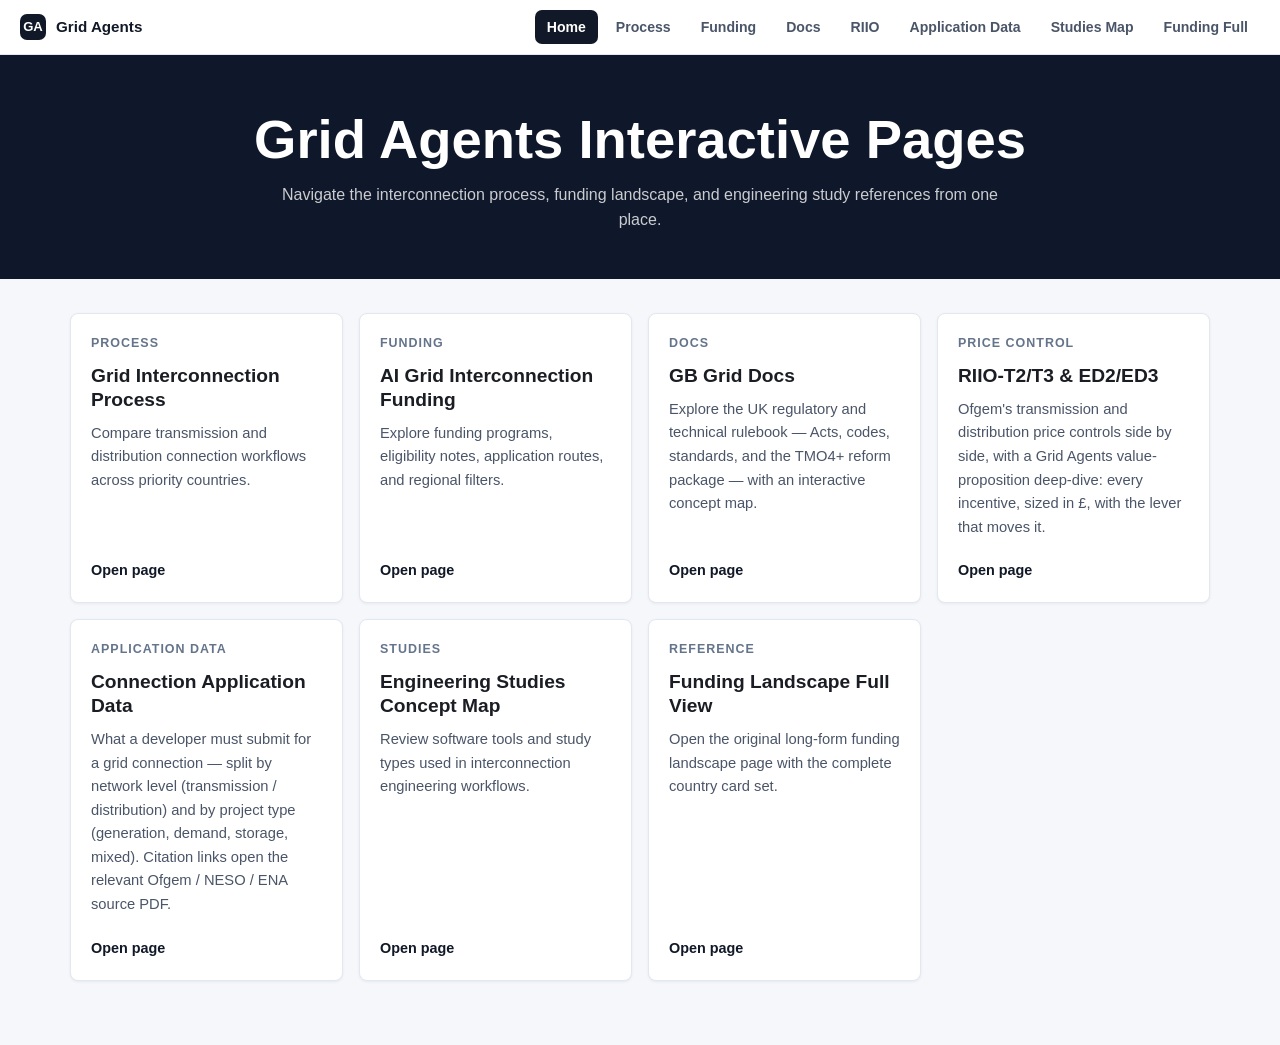
<file: index.html>
<!DOCTYPE html>
<html lang="en">
<head>
  <meta charset="UTF-8">
  <meta name="viewport" content="width=device-width, initial-scale=1.0">
  <title>Grid Agents Interactive Pages</title>
  <link rel="stylesheet" href="common/site-nav.css">
  <style>
    * { margin: 0; padding: 0; box-sizing: border-box; }
    body {
      min-height: 100vh;
      background: #f5f7fa;
      color: #1a1d23;
      font-family: -apple-system, BlinkMacSystemFont, "Segoe UI", Roboto, "Helvetica Neue", Arial, sans-serif;
      line-height: 1.6;
    }
    .home-hero {
      background: #0f172a;
      color: #fff;
      padding: 56px 20px 46px;
      text-align: center;
    }
    .home-hero h1 {
      font-size: clamp(2rem, 5vw, 3.4rem);
      line-height: 1.08;
      margin-bottom: 12px;
      letter-spacing: 0;
    }
    .home-hero p {
      max-width: 720px;
      margin: 0 auto;
      color: rgba(255, 255, 255, 0.78);
      font-size: 1rem;
    }
    .page-grid {
      max-width: 1180px;
      margin: 0 auto;
      padding: 34px 20px 64px;
      display: grid;
      grid-template-columns: repeat(auto-fit, minmax(240px, 1fr));
      gap: 16px;
    }
    .page-card {
      display: flex;
      flex-direction: column;
      min-height: 190px;
      padding: 20px;
      border: 1px solid #e2e8f0;
      border-radius: 8px;
      background: #fff;
      color: #1a1d23;
      text-decoration: none;
      box-shadow: 0 1px 3px rgba(15, 23, 42, 0.06);
      transition: transform 0.16s ease, box-shadow 0.16s ease, border-color 0.16s ease;
    }
    .page-card:hover {
      transform: translateY(-2px);
      border-color: #94a3b8;
      box-shadow: 0 12px 28px rgba(15, 23, 42, 0.12);
    }
    .page-card__kicker {
      color: #64748b;
      font-size: 0.78rem;
      font-weight: 700;
      letter-spacing: 0.08em;
      margin-bottom: 10px;
      text-transform: uppercase;
    }
    .page-card h2 {
      font-size: 1.2rem;
      line-height: 1.25;
      margin-bottom: 10px;
      letter-spacing: 0;
    }
    .page-card p {
      color: #4a5568;
      font-size: 0.92rem;
    }
    .page-card__open {
      margin-top: auto;
      color: #111827;
      font-size: 0.9rem;
      font-weight: 700;
      padding-top: 20px;
    }
    @media (max-width: 640px) {
      .home-hero { padding: 42px 18px 34px; }
      .page-grid { padding: 24px 14px 44px; grid-template-columns: 1fr; }
    }
  </style>
  <script src="common/site-nav.js" defer></script>
</head>
<body>
  <header class="home-hero">
    <h1>Grid Agents Interactive Pages</h1>
    <p>Navigate the interconnection process, funding landscape, and engineering study references from one place.</p>
  </header>

  <main class="page-grid" aria-label="Interactive pages">
    <a class="page-card" href="grid-interconnection-process/">
      <span class="page-card__kicker">Process</span>
      <h2>Grid Interconnection Process</h2>
      <p>Compare transmission and distribution connection workflows across priority countries.</p>
      <span class="page-card__open">Open page</span>
    </a>
    <a class="page-card" href="grid-interconnection-funding/">
      <span class="page-card__kicker">Funding</span>
      <h2>AI Grid Interconnection Funding</h2>
      <p>Explore funding programs, eligibility notes, application routes, and regional filters.</p>
      <span class="page-card__open">Open page</span>
    </a>
    <a class="page-card" href="grid-docs/">
      <span class="page-card__kicker">Docs</span>
      <h2>GB Grid Docs</h2>
      <p>Explore the UK regulatory and technical rulebook — Acts, codes, standards, and the TMO4+ reform package — with an interactive concept map.</p>
      <span class="page-card__open">Open page</span>
    </a>
    <a class="page-card" href="riio-distribution/">
      <span class="page-card__kicker">Price Control</span>
      <h2>RIIO-T2/T3 &amp; ED2/ED3</h2>
      <p>Ofgem's transmission and distribution price controls side by side, with a Grid Agents value-proposition deep-dive: every incentive, sized in £, with the lever that moves it.</p>
      <span class="page-card__open">Open page</span>
    </a>
    <a class="page-card" href="connection-application-data/">
      <span class="page-card__kicker">Application Data</span>
      <h2>Connection Application Data</h2>
      <p>What a developer must submit for a grid connection — split by network level (transmission / distribution) and by project type (generation, demand, storage, mixed). Citation links open the relevant Ofgem / NESO / ENA source PDF.</p>
      <span class="page-card__open">Open page</span>
    </a>
    <a class="page-card" href="grid_interconnection_concept_map_v2.html">
      <span class="page-card__kicker">Studies</span>
      <h2>Engineering Studies Concept Map</h2>
      <p>Review software tools and study types used in interconnection engineering workflows.</p>
      <span class="page-card__open">Open page</span>
    </a>
    <a class="page-card" href="AI_Grid_Interconnection_Funding_Landscape_2026.html">
      <span class="page-card__kicker">Reference</span>
      <h2>Funding Landscape Full View</h2>
      <p>Open the original long-form funding landscape page with the complete country card set.</p>
      <span class="page-card__open">Open page</span>
    </a>
  </main>
</body>
</html>
</file>
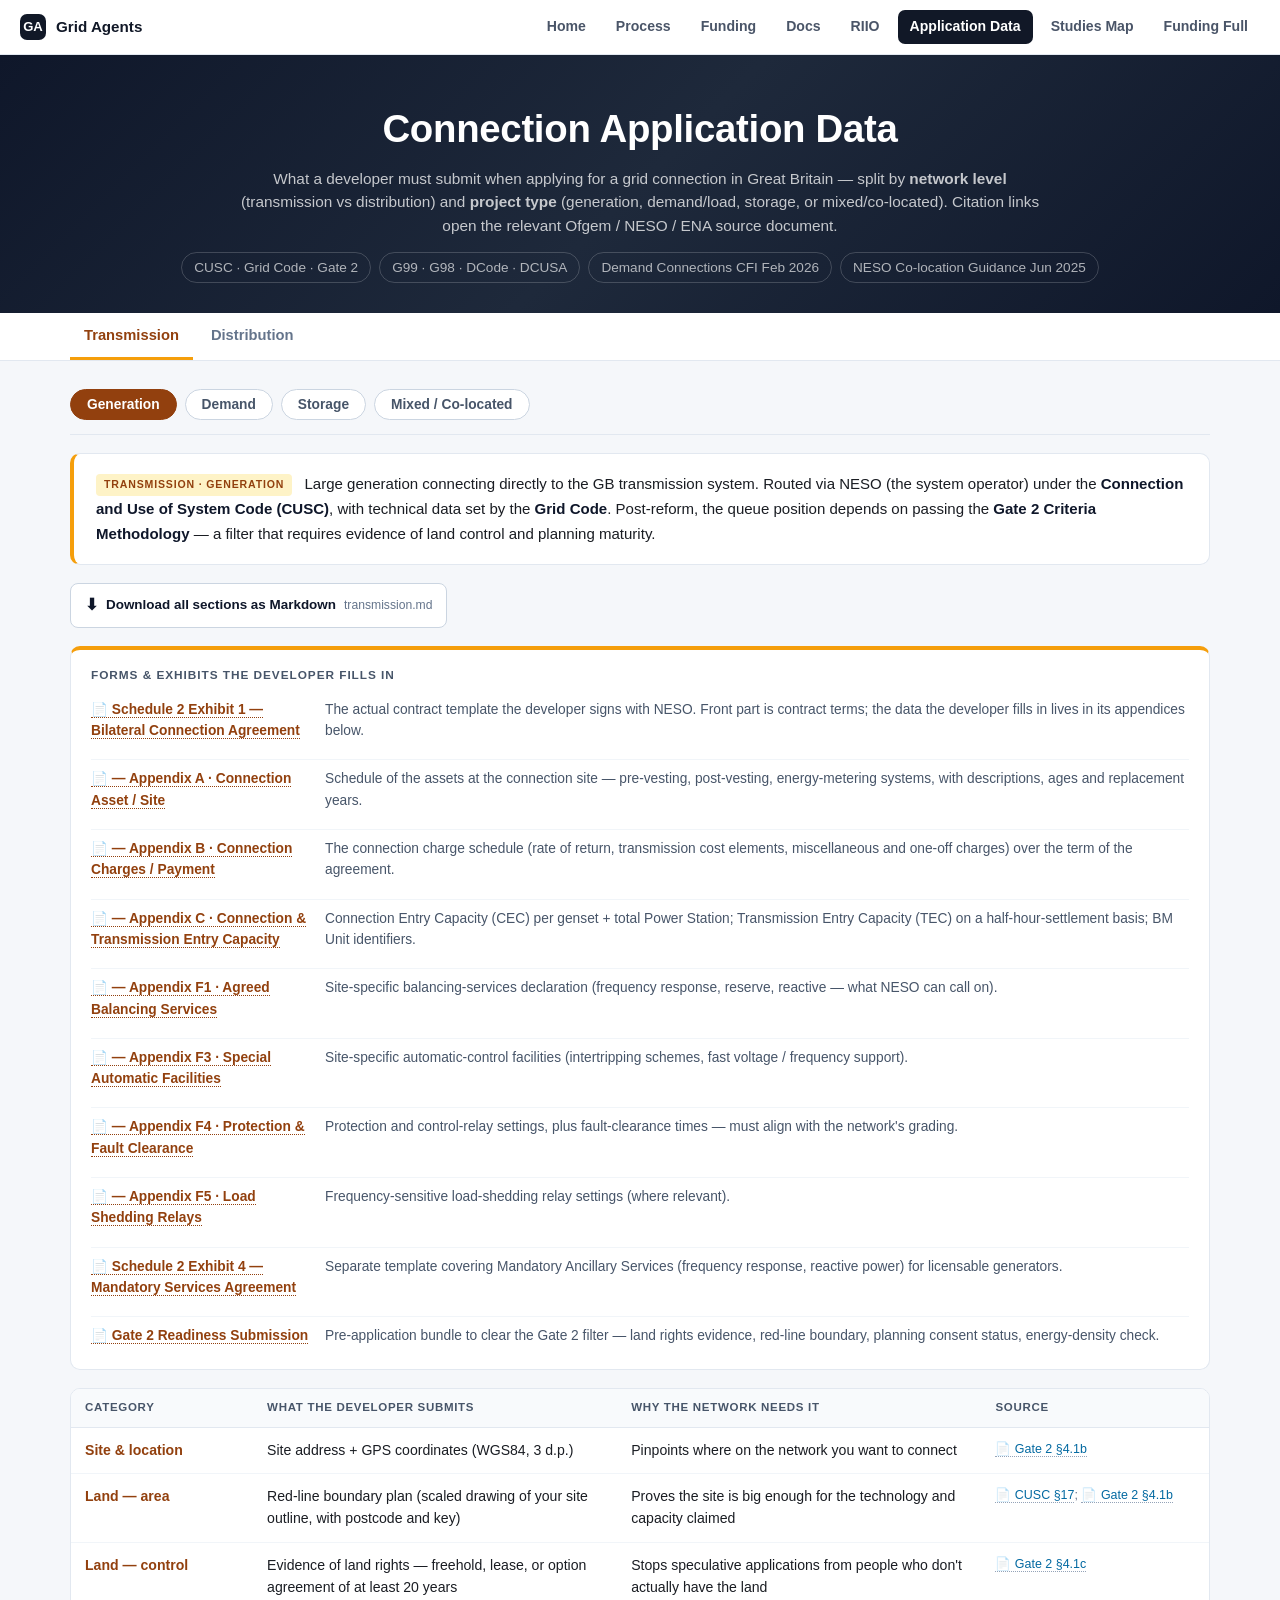
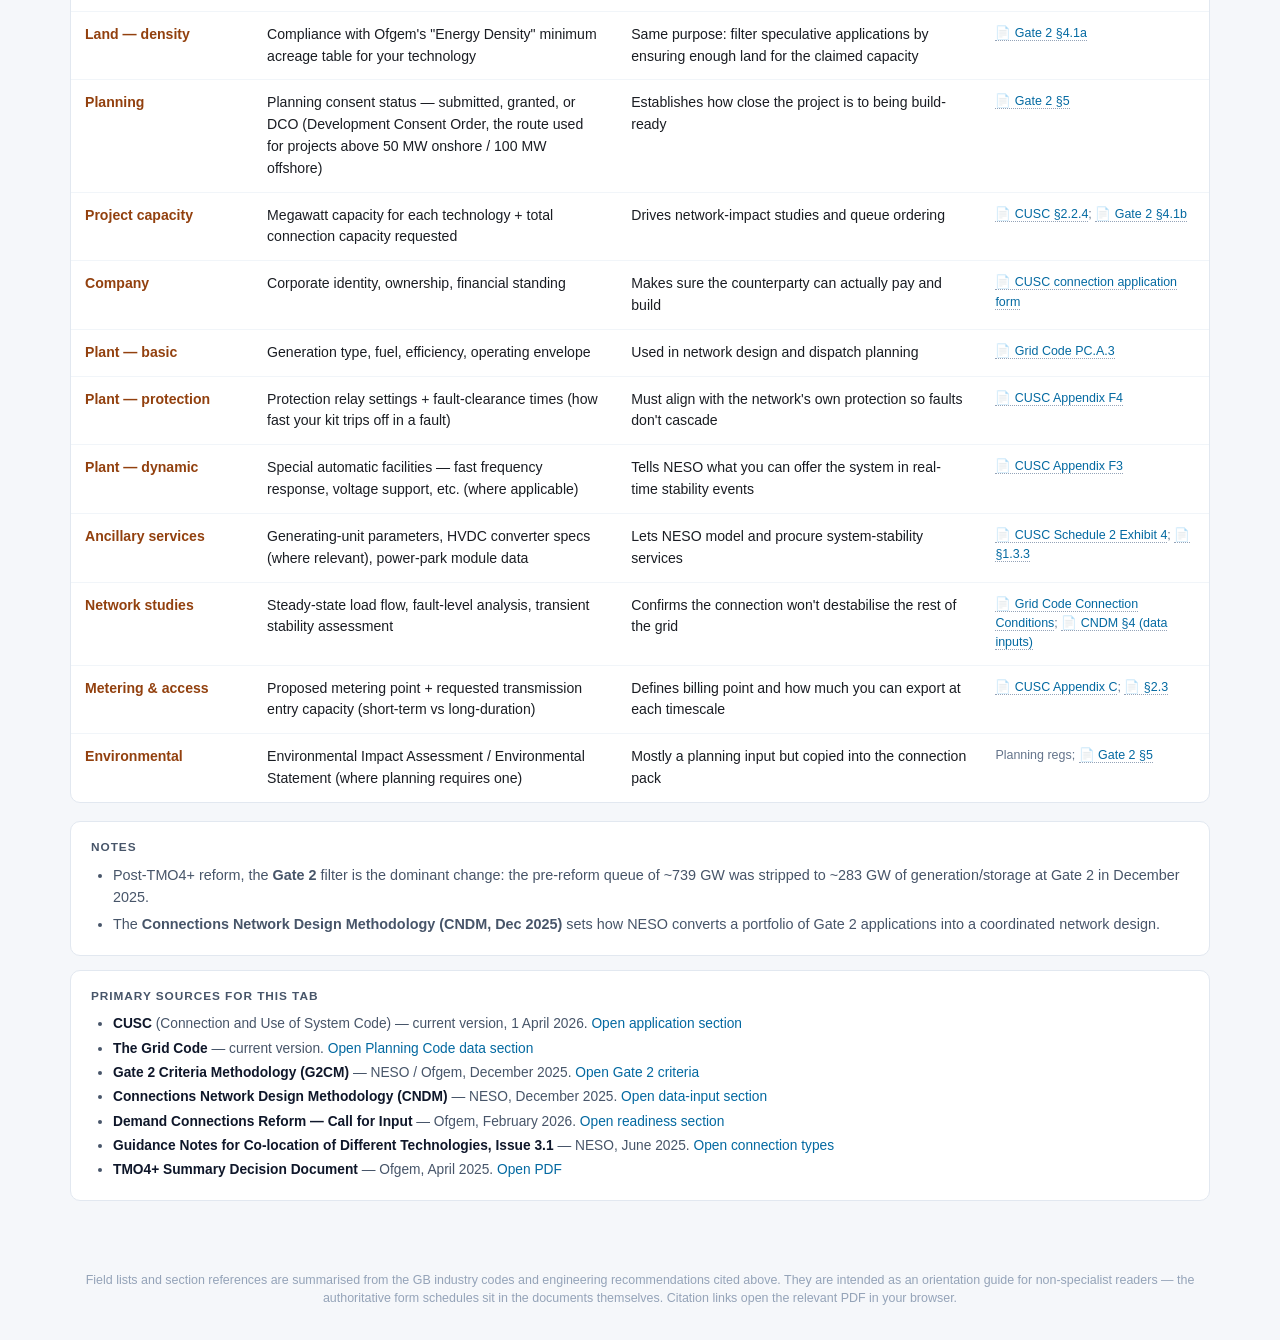
<file: connection-application-data/index.html>
<!DOCTYPE html>
<html lang="en">
<head>
<meta charset="UTF-8">
<meta name="viewport" content="width=device-width, initial-scale=1.0">
<title>Connection Application Data — by Network Level &amp; Project Type</title>
<link rel="stylesheet" href="../common/site-nav.css">
<script src="../common/site-nav.js" defer></script>
<style>
  * { margin: 0; padding: 0; box-sizing: border-box; }
  body {
    font-family: -apple-system, BlinkMacSystemFont, "Segoe UI", Roboto, "Helvetica Neue", Arial, sans-serif;
    background: #f5f7fa;
    color: #1a1d23;
    line-height: 1.55;
  }

  .hero {
    background: linear-gradient(135deg, #0f172a 0%, #1e293b 50%, #0f172a 100%);
    color: #fff;
    padding: 44px 20px 30px;
    text-align: center;
  }
  .hero h1 { font-size: clamp(1.7rem, 4vw, 2.4rem); margin-bottom: 8px; letter-spacing: -0.3px; }
  .hero-sub { color: rgba(255,255,255,0.75); max-width: 820px; margin: 0 auto 14px; font-size: 0.96rem; }
  .hero-stats { display: flex; gap: 8px; justify-content: center; flex-wrap: wrap; color: rgba(255,255,255,0.66); font-size: 0.85rem; }
  .hero-stat { border: 1px solid rgba(255,255,255,0.18); padding: 4px 12px; border-radius: 999px; }

  /* Primary tabs (T / D) */
  .tabs {
    background: #fff;
    border-bottom: 1px solid #e2e8f0;
    position: sticky;
    top: 54px;
    z-index: 50;
  }
  .tabs-inner {
    max-width: 1180px; margin: 0 auto; padding: 0 20px;
    display: flex; gap: 4px; overflow-x: auto;
  }
  .tab-btn {
    background: none; border: 0; padding: 14px 14px;
    font-size: 0.92rem; font-weight: 600; color: #64748b;
    cursor: pointer; border-bottom: 3px solid transparent;
    white-space: nowrap; font-family: inherit;
    transition: color 0.15s, border-color 0.15s;
  }
  .tab-btn:hover { color: #1a1d23; }
  .tab-btn.active.tx   { color: #92400e; border-bottom-color: #f59e0b; }
  .tab-btn.active.dist { color: #0369a1; border-bottom-color: #0ea5e9; }

  .panel { display: none; }
  .panel.active { display: block; }
  .panel-inner {
    max-width: 1180px; margin: 0 auto; padding: 28px 20px 56px;
  }

  /* Sub-tabs (Generation / Demand / Storage / Mixed) */
  .subtabs {
    display: flex; gap: 8px; flex-wrap: wrap;
    margin-bottom: 18px;
    padding-bottom: 14px;
    border-bottom: 1px solid #e2e8f0;
  }
  .sub-btn {
    background: #fff;
    border: 1px solid #cbd5e1;
    color: #475569;
    border-radius: 999px;
    padding: 7px 16px;
    font-size: 0.86rem;
    font-weight: 600;
    cursor: pointer;
    font-family: inherit;
    transition: all 0.15s;
  }
  .sub-btn:hover { border-color: #0f172a; color: #0f172a; }
  .panel.tx .sub-btn.active   { background: #92400e; color: #fff; border-color: #92400e; }
  .panel.dist .sub-btn.active { background: #0369a1; color: #fff; border-color: #0369a1; }

  .subpanel { display: none; }
  .subpanel.active { display: block; }

  /* Intro card per sub-panel */
  .intro {
    background: #fff;
    border: 1px solid #e2e8f0;
    border-left: 4px solid #f59e0b;
    border-radius: 10px;
    padding: 18px 22px;
    margin-bottom: 18px;
    font-size: 0.94rem;
    color: #1a1d23;
    line-height: 1.65;
  }
  .panel.dist .intro { border-left-color: #0ea5e9; }
  .intro b { color: #0f172a; }
  .intro .badge {
    display: inline-block;
    font-size: 0.66rem; font-weight: 700;
    letter-spacing: 0.08em; text-transform: uppercase;
    background: #fef3c7; color: #92400e;
    padding: 2px 8px; border-radius: 4px;
    margin-right: 8px; vertical-align: middle;
  }
  .panel.dist .intro .badge { background: #e0f2fe; color: #0369a1; }

  /* Headline / scale strip */
  .scale-strip {
    display: grid;
    grid-template-columns: repeat(auto-fit, minmax(170px, 1fr));
    gap: 10px;
    margin-bottom: 18px;
  }
  .scale-item {
    background: #fff;
    border: 1px solid #e2e8f0;
    border-radius: 8px;
    padding: 10px 14px;
  }
  .scale-item .lbl {
    font-size: 0.66rem; text-transform: uppercase;
    letter-spacing: 0.06em; color: #64748b; font-weight: 700;
    margin-bottom: 3px;
  }
  .scale-item .val {
    font-size: 0.92rem; font-weight: 700; color: #0f172a;
  }

  /* Download */
  .download-strip {
    display: flex; gap: 12px; flex-wrap: wrap;
    margin-bottom: 18px;
  }
  .dl-btn {
    display: inline-flex; align-items: center; gap: 8px;
    padding: 9px 14px;
    background: #fff;
    border: 1px solid #cbd5e1;
    border-radius: 8px;
    color: #0f172a;
    font-size: 0.84rem; font-weight: 600;
    text-decoration: none;
    transition: all 0.15s;
  }
  .dl-btn:hover { border-color: #0f172a; background: #f8fafc; transform: translateY(-1px); }
  .dl-btn .dl-icon { font-size: 1rem; }
  .dl-btn .dl-meta { color: #64748b; font-weight: 500; font-size: 0.76rem; }

  /* Table */
  .data-table-wrap {
    background: #fff;
    border: 1px solid #e2e8f0;
    border-radius: 10px;
    overflow: hidden;
    margin-bottom: 18px;
  }
  table.data { width: 100%; border-collapse: collapse; font-size: 0.88rem; }
  table.data thead th {
    background: #f8fafc; color: #475569;
    text-align: left;
    font-size: 0.72rem; font-weight: 700;
    text-transform: uppercase; letter-spacing: 0.06em;
    padding: 10px 14px; border-bottom: 1px solid #e2e8f0;
  }
  table.data tbody td {
    padding: 12px 14px;
    border-bottom: 1px solid #f1f5f9;
    vertical-align: top; line-height: 1.55;
  }
  table.data tbody tr:last-child td { border-bottom: 0; }
  table.data tbody tr:hover { background: #fafbfc; }
  table.data .cat { font-weight: 700; color: #0f172a; white-space: nowrap; }
  .panel.tx   table.data .cat { color: #92400e; }
  .panel.dist table.data .cat { color: #0369a1; }
  table.data .src { font-size: 0.78rem; color: #64748b; }
  table.data .src a {
    color: #0369a1;
    text-decoration: none;
    border-bottom: 1px dotted #94a3b8;
    transition: color 0.15s, border-color 0.15s;
  }
  table.data .src a:hover { color: #075985; border-bottom-color: #0369a1; }
  table.data .src a::before { content: "📄 "; opacity: 0.6; }
  table.data .src a:hover::before { opacity: 1; }

  @media (max-width: 760px) {
    table.data thead { display: none; }
    table.data tbody td { display: block; padding: 6px 14px; border: 0; }
    table.data tbody tr {
      display: block;
      border-bottom: 1px solid #e2e8f0;
      padding: 10px 0;
    }
    table.data tbody tr:last-child { border-bottom: 0; }
    table.data .cat { padding-top: 10px; font-size: 0.78rem; text-transform: uppercase; letter-spacing: 0.06em; }
    table.data .src { padding-bottom: 10px; }
  }

  /* Notes + sources */
  .notes, .srcbox {
    background: #fff;
    border: 1px solid #e2e8f0;
    border-radius: 10px;
    padding: 16px 20px;
    margin-bottom: 14px;
    font-size: 0.9rem;
    color: #475569;
  }
  .notes h3, .srcbox h3 {
    font-size: 0.74rem; text-transform: uppercase;
    letter-spacing: 0.08em; color: #475569;
    margin-bottom: 8px;
  }
  .notes ul { padding-left: 22px; }
  .notes li { margin-bottom: 4px; }
  .srcbox ul { padding-left: 22px; }
  .srcbox li { margin-bottom: 3px; font-size: 0.86rem; }
  .srcbox b { color: #0f172a; }
  .srcbox a { color: #0369a1; text-decoration: none; }
  .srcbox a:hover { text-decoration: underline; }

  .disclaimer {
    max-width: 1180px;
    margin: 0 auto;
    padding: 0 20px 32px;
    color: #94a3b8;
    font-size: 0.78rem;
    text-align: center;
    line-height: 1.5;
  }

  /* Forms / exhibits block */
  .forms-block {
    background: #fff;
    border: 1px solid #e2e8f0;
    border-top: 4px solid #f59e0b;
    border-radius: 10px;
    padding: 16px 20px 14px;
    margin-bottom: 18px;
  }
  .panel.dist .forms-block { border-top-color: #0ea5e9; }
  .forms-block h3 {
    font-size: 0.74rem;
    text-transform: uppercase;
    letter-spacing: 0.08em;
    color: #475569;
    margin-bottom: 10px;
  }
  .forms-list {
    display: grid;
    gap: 10px;
  }
  .form-row {
    display: grid;
    grid-template-columns: 220px 1fr;
    gap: 14px;
    padding: 8px 0;
    border-top: 1px solid #f1f5f9;
    font-size: 0.86rem;
  }
  .form-row:first-of-type { border-top: 0; padding-top: 4px; }
  .form-row .fr-name {
    font-weight: 700;
    color: #0f172a;
  }
  .panel.tx   .form-row .fr-name { color: #92400e; }
  .panel.dist .form-row .fr-name { color: #0369a1; }
  .form-row .fr-name a {
    color: inherit;
    text-decoration: none;
    border-bottom: 1px dotted currentColor;
  }
  .form-row .fr-name a:hover { border-bottom-style: solid; }
  .form-row .fr-name a::before { content: "📄 "; opacity: 0.6; }
  .form-row .fr-desc { color: #475569; line-height: 1.55; }
  @media (max-width: 640px) {
    .form-row { grid-template-columns: 1fr; gap: 2px; }
  }

  /* Cross-cutting note for "applies the same as gen" tabs */
  .same-as {
    background: #f0fdf4;
    border: 1px solid #86efac;
    border-left: 4px solid #16a34a;
    border-radius: 8px;
    padding: 14px 18px;
    margin-bottom: 14px;
    font-size: 0.88rem;
    color: #14532d;
  }
  .same-as b { color: #052e16; }
</style>
</head>
<body>

<header class="hero">
  <h1>Connection Application Data</h1>
  <div class="hero-sub">
    What a developer must submit when applying for a grid connection in Great Britain — split by <b>network level</b> (transmission vs distribution) and <b>project type</b> (generation, demand/load, storage, or mixed/co-located). Citation links open the relevant Ofgem / NESO / ENA source document.
  </div>
  <div class="hero-stats">
    <span class="hero-stat">CUSC · Grid Code · Gate 2</span>
    <span class="hero-stat">G99 · G98 · DCode · DCUSA</span>
    <span class="hero-stat">Demand Connections CFI Feb 2026</span>
    <span class="hero-stat">NESO Co-location Guidance Jun 2025</span>
  </div>
</header>

<nav class="tabs" aria-label="Network level">
  <div class="tabs-inner" id="tabs">
    <button class="tab-btn tx active" data-tab="tx">Transmission</button>
    <button class="tab-btn dist" data-tab="dist">Distribution</button>
  </div>
</nav>

<!-- ═══════════════════ TRANSMISSION ═══════════════════ -->
<section class="panel tx active" id="panel-tx">
  <div class="panel-inner">

    <div class="subtabs" data-sub-for="tx">
      <button class="sub-btn active" data-sub="gen">Generation</button>
      <button class="sub-btn" data-sub="dem">Demand</button>
      <button class="sub-btn" data-sub="sto">Storage</button>
      <button class="sub-btn" data-sub="mix">Mixed / Co-located</button>
    </div>

    <!-- T · GENERATION -->
    <div class="subpanel active" data-panel="tx-gen">
      <div class="intro">
        <span class="badge">Transmission · Generation</span>
        Large generation connecting directly to the GB transmission system. Routed via NESO (the system operator) under the <b>Connection and Use of System Code (CUSC)</b>, with technical data set by the <b>Grid Code</b>. Post-reform, the queue position depends on passing the <b>Gate 2 Criteria Methodology</b> — a filter that requires evidence of land control and planning maturity.
      </div>
      <div class="download-strip">
        <a class="dl-btn" href="transmission.md" download>
          <span class="dl-icon">⬇</span><span>Download all sections as Markdown</span>
          <span class="dl-meta">transmission.md</span>
        </a>
      </div>

      <div class="forms-block">
        <h3>Forms &amp; exhibits the developer fills in</h3>
        <div class="forms-list">
          <div class="form-row">
            <div class="fr-name"><a href="../docs/grid-docs-source/02 - Industry Codes/CUSC - 01 April 2026.pdf#page=713">Schedule 2 Exhibit 1 — Bilateral Connection Agreement</a></div>
            <div class="fr-desc">The actual contract template the developer signs with NESO. Front part is contract terms; the data the developer fills in lives in its appendices below.</div>
          </div>
          <div class="form-row">
            <div class="fr-name"><a href="../docs/grid-docs-source/02 - Industry Codes/CUSC - 01 April 2026.pdf#page=730">— Appendix A · Connection Asset / Site</a></div>
            <div class="fr-desc">Schedule of the assets at the connection site — pre-vesting, post-vesting, energy-metering systems, with descriptions, ages and replacement years.</div>
          </div>
          <div class="form-row">
            <div class="fr-name"><a href="../docs/grid-docs-source/02 - Industry Codes/CUSC - 01 April 2026.pdf#page=731">— Appendix B · Connection Charges / Payment</a></div>
            <div class="fr-desc">The connection charge schedule (rate of return, transmission cost elements, miscellaneous and one-off charges) over the term of the agreement.</div>
          </div>
          <div class="form-row">
            <div class="fr-name"><a href="../docs/grid-docs-source/02 - Industry Codes/CUSC - 01 April 2026.pdf#page=733">— Appendix C · Connection &amp; Transmission Entry Capacity</a></div>
            <div class="fr-desc">Connection Entry Capacity (CEC) per genset + total Power Station; Transmission Entry Capacity (TEC) on a half-hour-settlement basis; BM Unit identifiers.</div>
          </div>
          <div class="form-row">
            <div class="fr-name"><a href="../docs/grid-docs-source/02 - Industry Codes/CUSC - 01 April 2026.pdf#page=736">— Appendix F1 · Agreed Balancing Services</a></div>
            <div class="fr-desc">Site-specific balancing-services declaration (frequency response, reserve, reactive — what NESO can call on).</div>
          </div>
          <div class="form-row">
            <div class="fr-name"><a href="../docs/grid-docs-source/02 - Industry Codes/CUSC - 01 April 2026.pdf#page=736">— Appendix F3 · Special Automatic Facilities</a></div>
            <div class="fr-desc">Site-specific automatic-control facilities (intertripping schemes, fast voltage / frequency support).</div>
          </div>
          <div class="form-row">
            <div class="fr-name"><a href="../docs/grid-docs-source/02 - Industry Codes/CUSC - 01 April 2026.pdf#page=736">— Appendix F4 · Protection &amp; Fault Clearance</a></div>
            <div class="fr-desc">Protection and control-relay settings, plus fault-clearance times — must align with the network's grading.</div>
          </div>
          <div class="form-row">
            <div class="fr-name"><a href="../docs/grid-docs-source/02 - Industry Codes/CUSC - 01 April 2026.pdf#page=736">— Appendix F5 · Load Shedding Relays</a></div>
            <div class="fr-desc">Frequency-sensitive load-shedding relay settings (where relevant).</div>
          </div>
          <div class="form-row">
            <div class="fr-name"><a href="../docs/grid-docs-source/02 - Industry Codes/CUSC - 01 April 2026.pdf#page=931">Schedule 2 Exhibit 4 — Mandatory Services Agreement</a></div>
            <div class="fr-desc">Separate template covering Mandatory Ancillary Services (frequency response, reactive power) for licensable generators.</div>
          </div>
          <div class="form-row">
            <div class="fr-name"><a href="../docs/grid-docs-source/05 - Connections Reform (TMO4+)/Gate 2 Criteria Methodology (G2CM) - Dec 2025.pdf#page=14">Gate 2 Readiness Submission</a></div>
            <div class="fr-desc">Pre-application bundle to clear the Gate 2 filter — land rights evidence, red-line boundary, planning consent status, energy-density check.</div>
          </div>
        </div>
      </div>

      <div class="data-table-wrap">
        <table class="data">
          <thead><tr><th style="width:16%">Category</th><th style="width:32%">What the developer submits</th><th style="width:32%">Why the network needs it</th><th style="width:20%">Source</th></tr></thead>
          <tbody>
            <tr><td class="cat">Site &amp; location</td><td>Site address + GPS coordinates (WGS84, 3 d.p.)</td><td>Pinpoints where on the network you want to connect</td><td class="src"><a href="../docs/grid-docs-source/05 - Connections Reform (TMO4+)/Gate 2 Criteria Methodology (G2CM) - Dec 2025.pdf#page=17">Gate 2 §4.1b</a></td></tr>
            <tr><td class="cat">Land — area</td><td>Red-line boundary plan (scaled drawing of your site outline, with postcode and key)</td><td>Proves the site is big enough for the technology and capacity claimed</td><td class="src"><a href="../docs/grid-docs-source/02 - Industry Codes/CUSC - 01 April 2026.pdf#page=670">CUSC §17</a>; <a href="../docs/grid-docs-source/05 - Connections Reform (TMO4+)/Gate 2 Criteria Methodology (G2CM) - Dec 2025.pdf#page=17">Gate 2 §4.1b</a></td></tr>
            <tr><td class="cat">Land — control</td><td>Evidence of land rights — freehold, lease, or option agreement of at least 20 years</td><td>Stops speculative applications from people who don't actually have the land</td><td class="src"><a href="../docs/grid-docs-source/05 - Connections Reform (TMO4+)/Gate 2 Criteria Methodology (G2CM) - Dec 2025.pdf#page=19">Gate 2 §4.1c</a></td></tr>
            <tr><td class="cat">Land — density</td><td>Compliance with Ofgem's "Energy Density" minimum acreage table for your technology</td><td>Same purpose: filter speculative applications by ensuring enough land for the claimed capacity</td><td class="src"><a href="../docs/grid-docs-source/05 - Connections Reform (TMO4+)/Gate 2 Criteria Methodology (G2CM) - Dec 2025.pdf#page=15">Gate 2 §4.1a</a></td></tr>
            <tr><td class="cat">Planning</td><td>Planning consent status — submitted, granted, or DCO (Development Consent Order, the route used for projects above 50 MW onshore / 100 MW offshore)</td><td>Establishes how close the project is to being build-ready</td><td class="src"><a href="../docs/grid-docs-source/05 - Connections Reform (TMO4+)/Gate 2 Criteria Methodology (G2CM) - Dec 2025.pdf#page=31">Gate 2 §5</a></td></tr>
            <tr><td class="cat">Project capacity</td><td>Megawatt capacity for each technology + total connection capacity requested</td><td>Drives network-impact studies and queue ordering</td><td class="src"><a href="../docs/grid-docs-source/02 - Industry Codes/CUSC - 01 April 2026.pdf#page=18">CUSC §2.2.4</a>; <a href="../docs/grid-docs-source/05 - Connections Reform (TMO4+)/Gate 2 Criteria Methodology (G2CM) - Dec 2025.pdf#page=17">Gate 2 §4.1b</a></td></tr>
            <tr><td class="cat">Company</td><td>Corporate identity, ownership, financial standing</td><td>Makes sure the counterparty can actually pay and build</td><td class="src"><a href="../docs/grid-docs-source/02 - Industry Codes/CUSC - 01 April 2026.pdf#page=1066">CUSC connection application form</a></td></tr>
            <tr><td class="cat">Plant — basic</td><td>Generation type, fuel, efficiency, operating envelope</td><td>Used in network design and dispatch planning</td><td class="src"><a href="../docs/grid-docs-source/02 - Industry Codes/00_The_Full_Grid_Code.pdf#page=123">Grid Code PC.A.3</a></td></tr>
            <tr><td class="cat">Plant — protection</td><td>Protection relay settings + fault-clearance times (how fast your kit trips off in a fault)</td><td>Must align with the network's own protection so faults don't cascade</td><td class="src"><a href="../docs/grid-docs-source/02 - Industry Codes/CUSC - 01 April 2026.pdf#page=736">CUSC Appendix F4</a></td></tr>
            <tr><td class="cat">Plant — dynamic</td><td>Special automatic facilities — fast frequency response, voltage support, etc. (where applicable)</td><td>Tells NESO what you can offer the system in real-time stability events</td><td class="src"><a href="../docs/grid-docs-source/02 - Industry Codes/CUSC - 01 April 2026.pdf#page=736">CUSC Appendix F3</a></td></tr>
            <tr><td class="cat">Ancillary services</td><td>Generating-unit parameters, HVDC converter specs (where relevant), power-park module data</td><td>Lets NESO model and procure system-stability services</td><td class="src"><a href="../docs/grid-docs-source/02 - Industry Codes/CUSC - 01 April 2026.pdf#page=931">CUSC Schedule 2 Exhibit 4</a>; <a href="../docs/grid-docs-source/02 - Industry Codes/CUSC - 01 April 2026.pdf#page=8">§1.3.3</a></td></tr>
            <tr><td class="cat">Network studies</td><td>Steady-state load flow, fault-level analysis, transient stability assessment</td><td>Confirms the connection won't destabilise the rest of the grid</td><td class="src"><a href="../docs/grid-docs-source/02 - Industry Codes/00_The_Full_Grid_Code.pdf#page=190">Grid Code Connection Conditions</a>; <a href="../docs/grid-docs-source/05 - Connections Reform (TMO4+)/Connections Network Design Methodology (CNDM) - Dec 2025.pdf#page=17">CNDM §4 (data inputs)</a></td></tr>
            <tr><td class="cat">Metering &amp; access</td><td>Proposed metering point + requested transmission entry capacity (short-term vs long-duration)</td><td>Defines billing point and how much you can export at each timescale</td><td class="src"><a href="../docs/grid-docs-source/02 - Industry Codes/CUSC - 01 April 2026.pdf#page=733">CUSC Appendix C</a>; <a href="../docs/grid-docs-source/02 - Industry Codes/CUSC - 01 April 2026.pdf#page=19">§2.3</a></td></tr>
            <tr><td class="cat">Environmental</td><td>Environmental Impact Assessment / Environmental Statement (where planning requires one)</td><td>Mostly a planning input but copied into the connection pack</td><td class="src">Planning regs; <a href="../docs/grid-docs-source/05 - Connections Reform (TMO4+)/Gate 2 Criteria Methodology (G2CM) - Dec 2025.pdf#page=31">Gate 2 §5</a></td></tr>
          </tbody>
        </table>
      </div>
      <div class="notes">
        <h3>Notes</h3>
        <ul>
          <li>Post-TMO4+ reform, the <b>Gate 2</b> filter is the dominant change: the pre-reform queue of ~739 GW was stripped to ~283 GW of generation/storage at Gate 2 in December 2025.</li>
          <li>The <b>Connections Network Design Methodology (CNDM, Dec 2025)</b> sets how NESO converts a portfolio of Gate 2 applications into a coordinated network design.</li>
        </ul>
      </div>
    </div>

    <!-- T · DEMAND -->
    <div class="subpanel" data-panel="tx-dem">
      <div class="intro">
        <span class="badge">Transmission · Demand</span>
        Large loads connecting directly to the transmission system — most prominently <b>data centres</b>, plus large industrial and electrification projects. Demand sits <b>outside</b> the Gate 2 generation/storage filter today; reform is being designed under Ofgem's <i>Demand Connections Reform</i> programme (Feb 2026 Call for Input). Post-Aug 2024, new directly-connected transmission demand applications receive a <b>Transitional Offer</b>.
      </div>
      <div class="scale-strip">
        <div class="scale-item"><div class="lbl">TX Demand queue</div><div class="val">97 GW (Jun 2025)</div></div>
        <div class="scale-item"><div class="lbl">Of which data centres</div><div class="val">~50 GW / 140 sites</div></div>
        <div class="scale-item"><div class="lbl">GB peak demand</div><div class="val">45 GW (Feb 2026)</div></div>
        <div class="scale-item"><div class="lbl">Reform pillars</div><div class="val">Curate · Plan · Connect</div></div>
      </div>

      <div class="forms-block">
        <h3>Forms &amp; exhibits the developer fills in</h3>
        <div class="forms-list">
          <div class="form-row">
            <div class="fr-name"><a href="../docs/grid-docs-source/02 - Industry Codes/CUSC - 01 April 2026.pdf#page=713">Schedule 2 Exhibit 1 — Bilateral Connection Agreement</a></div>
            <div class="fr-desc">Same template as for generation — but appendices are populated with demand-specific data (max demand, load profile, reliability tier) instead of generator data.</div>
          </div>
          <div class="form-row">
            <div class="fr-name"><a href="../docs/grid-docs-source/02 - Industry Codes/CUSC - 01 April 2026.pdf#page=730">— Appendix A · Connection Asset / Site</a></div>
            <div class="fr-desc">Asset list at the connection point — incomers, transformers, switchgear assigned to the demand site.</div>
          </div>
          <div class="form-row">
            <div class="fr-name"><a href="../docs/grid-docs-source/02 - Industry Codes/CUSC - 01 April 2026.pdf#page=731">— Appendix B · Connection Charges / Payment</a></div>
            <div class="fr-desc">Connection charge schedule. Demand connections currently carry higher upfront securities than generation under CUSC §15.</div>
          </div>
          <div class="form-row">
            <div class="fr-name"><a href="../docs/grid-docs-source/02 - Industry Codes/CUSC - 01 April 2026.pdf#page=733">— Appendix C · Capacity</a></div>
            <div class="fr-desc">Maximum import capacity instead of CEC/TEC; for demand, this defines the connection size and the basis for any future ramp.</div>
          </div>
          <div class="form-row">
            <div class="fr-name"><a href="../docs/grid-docs-source/02 - Industry Codes/CUSC - 01 April 2026.pdf#page=736">— Appendix F4 · Protection &amp; Fault Clearance</a></div>
            <div class="fr-desc">Protection settings for the demand-side switchgear and any sensitive on-site loads.</div>
          </div>
          <div class="form-row">
            <div class="fr-name"><a href="../docs/grid-docs-source/02 - Industry Codes/CUSC - 01 April 2026.pdf#page=670">CUSC §17 — Application &amp; Offer Process</a></div>
            <div class="fr-desc">The application schedule itself — submitted to NESO before the BCA template is populated. Captures the project type, capacity, site, ramp profile, and customer commercial declaration.</div>
          </div>
          <div class="form-row">
            <div class="fr-name"><a href="../docs/grid-docs-source/05 - Connections Reform (TMO4+)/Demand Connections Call for Input - Feb 2026.pdf#page=12">Strengthened readiness submission <em>(emerging)</em></a></div>
            <div class="fr-desc">Under reform, data-centre developers will be asked to provide land-control evidence, planning status, off-taker contract, AI-Growth-Zone status — paralleling the generation Gate 2 readiness pack.</div>
          </div>
        </div>
      </div>

      <div class="data-table-wrap">
        <table class="data">
          <thead><tr><th style="width:18%">Category</th><th style="width:32%">What the developer submits</th><th style="width:30%">Why the network needs it</th><th style="width:20%">Source</th></tr></thead>
          <tbody>
            <tr><td class="cat">Project &amp; site</td><td>Site address + coordinates; site classification (data centre, industrial, electrification, hydrogen, etc.)</td><td>Identifies the load type and its operating profile</td><td class="src"><a href="../docs/grid-docs-source/02 - Industry Codes/CUSC - 01 April 2026.pdf#page=1066">CUSC application schedule</a></td></tr>
            <tr><td class="cat">Land — control</td><td>Exclusive land access (proposed Gate-2-style readiness criterion under reform)</td><td>Filters speculative demand applications, matching the generation regime</td><td class="src"><a href="../docs/grid-docs-source/05 - Connections Reform (TMO4+)/Demand Connections Call for Input - Feb 2026.pdf#page=12">CFI Feb 2026 §5.2</a></td></tr>
            <tr><td class="cat">Planning</td><td>Outline or full planning consent (or evidence of submission) — proposed strengthened readiness criterion for data centres</td><td>Demonstrates the site can actually be built</td><td class="src"><a href="../docs/grid-docs-source/05 - Connections Reform (TMO4+)/Demand Connections Call for Input - Feb 2026.pdf#page=16">CFI Feb 2026 §5.27</a></td></tr>
            <tr><td class="cat">Commercial</td><td>Commercial off-taker — for data centres, evidence of customer / hyperscaler tenancy contract</td><td>Demand-side equivalent of a generator's PPA — proves real economic backing</td><td class="src"><a href="../docs/grid-docs-source/05 - Connections Reform (TMO4+)/Demand Connections Call for Input - Feb 2026.pdf#page=12">CFI Feb 2026 §5.2</a></td></tr>
            <tr><td class="cat">Project capacity</td><td>Maximum demand (MW) + minimum demand + import profile (24-hour, seasonal); for data centres, IT load curve and PUE</td><td>Drives network-impact studies and reinforcement triggers</td><td class="src"><a href="../docs/grid-docs-source/02 - Industry Codes/00_The_Full_Grid_Code.pdf#page=133">Grid Code PC.A.4 demand data</a></td></tr>
            <tr><td class="cat">Phased / ramped option</td><td>Willingness to accept a phased or ramped connection (build-up of capacity over time)</td><td>Lets NESO offer earlier access in exchange for staged ramp — reform is enabling this explicitly</td><td class="src"><a href="../docs/grid-docs-source/05 - Connections Reform (TMO4+)/Demand Connections Call for Input - Feb 2026.pdf#page=17">CFI Feb 2026 §5.36 (Connect)</a></td></tr>
            <tr><td class="cat">Non-firm option</td><td>Willingness to accept a non-firm or interruptible connection (curtailment in scarcity)</td><td>Faster connection date for loads that can flex; reform actively encourages this for data centres</td><td class="src"><a href="../docs/grid-docs-source/05 - Connections Reform (TMO4+)/Demand Connections Call for Input - Feb 2026.pdf#page=17">CFI Feb 2026 §5.36 (Connect)</a></td></tr>
            <tr><td class="cat">Load characteristics</td><td>Power factor, motor-starting characteristics, harmonic emissions, voltage-flicker profile</td><td>Lets the TO size local protection, voltage support, and conductor specs</td><td class="src"><a href="../docs/grid-docs-source/02 - Industry Codes/00_The_Full_Grid_Code.pdf#page=133">Grid Code PC.A.4</a></td></tr>
            <tr><td class="cat">Sensitive-load flag</td><td>Identification of critical / sensitive loads (data centre racks, hospital, defence, etc.)</td><td>Drives reliability-tier expectations and back-up planning</td><td class="src"><a href="../docs/grid-docs-source/02 - Industry Codes/00_The_Full_Grid_Code.pdf#page=133">Grid Code PC.A.4</a></td></tr>
            <tr><td class="cat">Behind-the-meter generation</td><td>Declaration of any on-site standby / behind-the-meter generation (diesel, gas, BESS) and its operating mode</td><td>Affects net import profile and fault contribution</td><td class="src"><a href="../docs/grid-docs-source/02 - Industry Codes/00_The_Full_Grid_Code.pdf#page=133">Grid Code PC.A.4</a></td></tr>
            <tr><td class="cat">Securities</td><td>User commitment fee / financial security under CUSC Section 15 — currently higher upfront for demand than for generation</td><td>De-risks the network's reinforcement spend if the project doesn't progress</td><td class="src"><a href="../docs/grid-docs-source/02 - Industry Codes/CUSC - 01 April 2026.pdf#page=615">CUSC §15 User Commitment Methodology</a></td></tr>
            <tr><td class="cat">Strategic fit <em>(emerging)</em></td><td>Application to an AI Growth Zone or other strategically-prioritised plan (under reform)</td><td>Government / Ofgem are designing prioritisation mechanisms for strategic demand</td><td class="src"><a href="../docs/grid-docs-source/05 - Connections Reform (TMO4+)/Demand Connections Call for Input - Feb 2026.pdf#page=17">CFI Feb 2026 §5.30 Plan</a></td></tr>
          </tbody>
        </table>
      </div>
      <div class="notes">
        <h3>Notes</h3>
        <ul>
          <li>The TX demand queue grew from 41 GW (Nov 2024) to 125 GW (Jun 2025) — about three times current GB peak demand of 45 GW. Data centres alone account for ~50 GW.</li>
          <li>Ofgem's Feb 2026 Call for Input is consulting on a financial mechanism for data centres — three options: refundable deposit, Progression Commitment Fee (mirroring the generation CMP448 PCF), or upfront non-refundable fee.</li>
          <li>Reform plan: Phase 1 implements a data-centre-specific financial mechanism, updates securities, and tightens readiness requirements for data centres. Phase 2 extends to other demand types in 2026/27.</li>
        </ul>
      </div>
    </div>

    <!-- T · STORAGE -->
    <div class="subpanel" data-panel="tx-sto">
      <div class="intro">
        <span class="badge">Transmission · Storage</span>
        Battery and long-duration storage projects connecting at transmission voltage. Treated as <b>generation</b> for technical purposes under the Grid Code (it can export power), but the application carries extra fields to describe the bidirectional flow and the energy-storage characteristics. Subject to the same Gate 2 readiness filter as generation.
      </div>
      <div class="same-as">
        <b>Same data as Generation</b>, plus the storage-specific fields below. The Generation table is the baseline — Storage adds on top.
      </div>

      <div class="forms-block">
        <h3>Forms &amp; exhibits the developer fills in</h3>
        <div class="forms-list">
          <div class="form-row">
            <div class="fr-name"><a href="../docs/grid-docs-source/02 - Industry Codes/CUSC - 01 April 2026.pdf#page=713">Schedule 2 Exhibit 1 — Bilateral Connection Agreement</a></div>
            <div class="fr-desc">Storage is treated as generation under the CUSC, so the same BCA template applies — populated with both export and import capacities.</div>
          </div>
          <div class="form-row">
            <div class="fr-name"><a href="../docs/grid-docs-source/02 - Industry Codes/CUSC - 01 April 2026.pdf#page=733">— Appendix C · Capacity (CEC, TEC, plus import)</a></div>
            <div class="fr-desc">Connection Entry Capacity and Transmission Entry Capacity for the discharge side, plus a Maximum Import Capacity for the charge side. Asymmetric values are common.</div>
          </div>
          <div class="form-row">
            <div class="fr-name"><a href="../docs/grid-docs-source/02 - Industry Codes/CUSC - 01 April 2026.pdf#page=736">— Appendix F1 · Agreed Balancing Services</a></div>
            <div class="fr-desc">Storage is the marginal source of frequency response, reserve and reactive power — declaring capability here unlocks payments.</div>
          </div>
          <div class="form-row">
            <div class="fr-name"><a href="../docs/grid-docs-source/02 - Industry Codes/CUSC - 01 April 2026.pdf#page=931">Schedule 2 Exhibit 4 — Mandatory Services Agreement</a></div>
            <div class="fr-desc">Where the storage asset is licensed and large enough, this template is signed alongside the BCA to formalise mandatory frequency response and reactive power.</div>
          </div>
          <div class="form-row">
            <div class="fr-name"><a href="../docs/grid-docs-source/05 - Connections Reform (TMO4+)/NESO Guidance Notes for Co-location of Different Technologies - Issue 3.1 - June 2025.pdf#page=5">Co-location declaration</a></div>
            <div class="fr-desc">If storage shares a site with generation or demand, declared as such — see the Mixed / Co-located sub-tab.</div>
          </div>
          <div class="form-row">
            <div class="fr-name"><a href="../docs/grid-docs-source/05 - Connections Reform (TMO4+)/Gate 2 Criteria Methodology (G2CM) - Dec 2025.pdf#page=14">Gate 2 Readiness Submission</a></div>
            <div class="fr-desc">Storage is in scope of the Gate 2 filter — same readiness pack as generation (land, planning, capacity).</div>
          </div>
        </div>
      </div>

      <div class="data-table-wrap">
        <table class="data">
          <thead><tr><th style="width:18%">Category</th><th style="width:32%">Storage-specific addition</th><th style="width:30%">Why the network needs it</th><th style="width:20%">Source</th></tr></thead>
          <tbody>
            <tr><td class="cat">Energy capacity</td><td>Energy storage capacity in MWh (and duration in hours at rated power)</td><td>Distinguishes 1-hour, 2-hour, 4-hour, long-duration assets — drives system-services value and ramp expectations</td><td class="src"><a href="../docs/grid-docs-source/02 - Industry Codes/00_The_Full_Grid_Code.pdf#page=133">Grid Code PC.A.4 storage demand data</a></td></tr>
            <tr><td class="cat">Charge / discharge</td><td>Maximum charge rate (MW import) and maximum discharge rate (MW export); whether equal or asymmetric</td><td>Sets bidirectional connection capacity — billing &amp; protection differ from a one-way generator</td><td class="src"><a href="../docs/grid-docs-source/02 - Industry Codes/CUSC - 01 April 2026.pdf#page=733">CUSC App. C (capacity)</a></td></tr>
            <tr><td class="cat">Connection capacity registration</td><td>Both <b>import</b> capacity (charging) and <b>export</b> capacity (discharging) declared separately on the application</td><td>Network treats the asset as both a load and a generator — separate capacity products apply</td><td class="src"><a href="../docs/grid-docs-source/02 - Industry Codes/CUSC - 01 April 2026.pdf#page=18">CUSC §2.2.4 / §2.3</a></td></tr>
            <tr><td class="cat">State-of-charge management</td><td>Operating envelope (min / max state-of-charge), round-trip efficiency, degradation profile</td><td>Lets NESO model availability and balancing-market capability</td><td class="src"><a href="../docs/grid-docs-source/02 - Industry Codes/00_The_Full_Grid_Code.pdf#page=37">Grid Code future state of energy data</a></td></tr>
            <tr><td class="cat">Ancillary-service capability</td><td>Frequency response (dynamic / static), reactive power range, black-start capability declaration</td><td>Storage is the marginal source of system services — declaring capability matters commercially</td><td class="src"><a href="../docs/grid-docs-source/02 - Industry Codes/CUSC - 01 April 2026.pdf#page=736">CUSC App. F3 / F4</a></td></tr>
            <tr><td class="cat">Co-location declaration</td><td>If storage shares a site with generation or demand, declared as such — see the Mixed / Co-located tab</td><td>Drives the technical compliance pathway (parallel vs consolidated connection)</td><td class="src"><a href="../docs/grid-docs-source/05 - Connections Reform (TMO4+)/NESO Guidance Notes for Co-location of Different Technologies - Issue 3.1 - June 2025.pdf#page=5">NESO Co-location §2</a></td></tr>
            <tr><td class="cat">Dynamic stability data</td><td>Inverter control parameters, grid-forming vs grid-following declaration, fault-ride-through curves</td><td>System operator now actively values grid-forming storage; declaring capability gives access to additional services</td><td class="src"><a href="../docs/grid-docs-source/02 - Industry Codes/00_The_Full_Grid_Code.pdf#page=221">Grid Code CC.6.3.15 (FRT)</a>; <a href="../docs/grid-docs-source/02 - Industry Codes/00_The_Full_Grid_Code.pdf#page=158">Grid Code PC.A.5.8</a></td></tr>
          </tbody>
        </table>
      </div>
      <div class="notes">
        <h3>Notes</h3>
        <ul>
          <li>NESO expects to award connection agreements to <b>over 80 GW of battery energy storage</b> by 2035 under the Gate 2 framework.</li>
          <li>From <b>1 March 2026</b>, ER G99 Issue 2 makes new mandatory requirements for "Power Generating Modules incorporating Electricity Storage" come into force at distribution voltage — the technical envelope at TX has tracked similarly under successive Grid Code updates.</li>
        </ul>
      </div>
    </div>

    <!-- T · MIXED -->
    <div class="subpanel" data-panel="tx-mix">
      <div class="intro">
        <span class="badge">Transmission · Mixed / Co-located</span>
        Sites that combine two or more technologies — typically <b>solar + battery</b>, <b>wind + battery</b>, or generation alongside on-site demand. NESO's <b>Guidance Notes for Co-location of Different Technologies (Issue 3.1, June 2025)</b> set the compliance pathway. The application bundle is a stack of the per-technology forms above, plus a site-level overlay describing how the technologies share the connection.
      </div>

      <div class="forms-block">
        <h3>Forms &amp; exhibits the developer fills in</h3>
        <div class="forms-list">
          <div class="form-row">
            <div class="fr-name"><a href="../docs/grid-docs-source/02 - Industry Codes/CUSC - 01 April 2026.pdf#page=713">Schedule 2 Exhibit 1 — BCA (per technology, or consolidated)</a></div>
            <div class="fr-desc">For Parallel sites, one BCA per technology. For Consolidated sites, a single BCA with appendices that list each technology's data.</div>
          </div>
          <div class="form-row">
            <div class="fr-name"><a href="../docs/grid-docs-source/02 - Industry Codes/CUSC - 01 April 2026.pdf#page=737">Schedule 2 Exhibit 1A — Agreement to Vary the BCA</a></div>
            <div class="fr-desc">When a new technology is added to an existing connection (e.g. battery added to an existing solar site), this is the formal variation template.</div>
          </div>
          <div class="form-row">
            <div class="fr-name"><a href="../docs/grid-docs-source/05 - Connections Reform (TMO4+)/NESO Guidance Notes for Co-location of Different Technologies - Issue 3.1 - June 2025.pdf#page=5">Configuration declaration</a></div>
            <div class="fr-desc">Parallel vs Consolidated; if Consolidated, Independently Controlled vs Supplementary Controlled. Drives which compliance pathway applies.</div>
          </div>
          <div class="form-row">
            <div class="fr-name"><a href="../docs/grid-docs-source/05 - Connections Reform (TMO4+)/NESO Guidance Notes for Co-location of Different Technologies - Issue 3.1 - June 2025.pdf#page=10">Sequenced commissioning plan</a></div>
            <div class="fr-desc">Order in which technologies energise, with the EON / ION / FON sign-off sequence per technology and any whole-site testing requirements.</div>
          </div>
          <div class="form-row">
            <div class="fr-name"><a href="../docs/grid-docs-source/05 - Connections Reform (TMO4+)/NESO Guidance Notes for Co-location of Different Technologies - Issue 3.1 - June 2025.pdf#page=18">Substantial Modification declaration</a></div>
            <div class="fr-desc">If the change is to an existing connection, the developer files a Substantial Modification (NESO publishes worked examples in Appendix B).</div>
          </div>
        </div>
      </div>

      <div class="data-table-wrap">
        <table class="data">
          <thead><tr><th style="width:20%">Category</th><th style="width:32%">What the developer submits</th><th style="width:28%">Why the network needs it</th><th style="width:20%">Source</th></tr></thead>
          <tbody>
            <tr><td class="cat">Configuration type</td><td>Declaration of <b>Parallel Connection</b> (each technology has its own connection point) or <b>Consolidated Connection</b> (technologies share a connection point)</td><td>Determines which compliance process applies, end to end</td><td class="src"><a href="../docs/grid-docs-source/05 - Connections Reform (TMO4+)/NESO Guidance Notes for Co-location of Different Technologies - Issue 3.1 - June 2025.pdf#page=5">NESO Co-location §2.1 / §2.2</a></td></tr>
            <tr><td class="cat">Control architecture</td><td>For Consolidated sites: <b>Independently Controlled</b> (each tech has its own controller) or <b>Supplementary Controlled</b> (one master controller dispatches the site)</td><td>Compliance tests differ — Independently Controlled is treated unit-by-unit; Supplementary Controlled requires whole-site testing</td><td class="src"><a href="../docs/grid-docs-source/05 - Connections Reform (TMO4+)/NESO Guidance Notes for Co-location of Different Technologies - Issue 3.1 - June 2025.pdf#page=6">NESO Co-location §2.2.1 / §2.2.2</a></td></tr>
            <tr><td class="cat">Per-technology capacity</td><td>Each technology declared separately: e.g. PV 100 MW, BESS 50 MW / 200 MWh, on-site demand 10 MVA</td><td>Each tech has its own Grid Code data set; the network needs to size protection and connection assets for each</td><td class="src"><a href="../docs/grid-docs-source/02 - Industry Codes/CUSC - 01 April 2026.pdf#page=18">CUSC §2.2.4</a></td></tr>
            <tr><td class="cat">Combined site limits</td><td>Firm export capacity (the agreed maximum the whole site can export at any moment) and total import capacity</td><td>The connection asset is sized for the combined limit, which is usually less than the sum of the parts</td><td class="src"><a href="../docs/grid-docs-source/02 - Industry Codes/CUSC - 01 April 2026.pdf#page=733">CUSC App. C</a></td></tr>
            <tr><td class="cat">Site dispatch logic</td><td>Control philosophy showing how the technologies share the connection — priority rules, curtailment order, mode of storage operation</td><td>Drives what the system operator can rely on dispatch-wise; for Supplementary Controlled sites this is the basis of compliance</td><td class="src"><a href="../docs/grid-docs-source/05 - Connections Reform (TMO4+)/NESO Guidance Notes for Co-location of Different Technologies - Issue 3.1 - June 2025.pdf#page=9">NESO Co-location §3</a></td></tr>
            <tr><td class="cat">Storage flow declaration</td><td>For storage co-located with generation: declared as import-only, export-only, or import + export</td><td>Affects strategic alignment under Gate 2 — export-only storage with generation does not count toward the BESS / LDES strategic category</td><td class="src"><a href="../docs/grid-docs-source/05 - Connections Reform (TMO4+)/Gate 2 Criteria Methodology (G2CM) - Dec 2025.pdf#page=15">Gate 2 §4.1a</a>; <a href="../docs/grid-docs-source/05 - Connections Reform (TMO4+)/NESO Guidance Notes for Co-location of Different Technologies - Issue 3.1 - June 2025.pdf#page=5">NESO Co-location §2</a></td></tr>
            <tr><td class="cat">Sequenced commissioning plan</td><td>Order in which technologies will be commissioned and the milestones at which interim / final operational notifications are issued for each</td><td>Lets the system operator stage energisation safely; e.g. voltage-control tests must complete before 20% of a co-commissioned PPM is synchronised</td><td class="src"><a href="../docs/grid-docs-source/05 - Connections Reform (TMO4+)/NESO Guidance Notes for Co-location of Different Technologies - Issue 3.1 - June 2025.pdf#page=10">NESO Co-location §3.2.1</a></td></tr>
            <tr><td class="cat">Substantial modifications</td><td>Declaration of any future changes (e.g. adding storage to an existing PV site) — treated as a Substantial Modification with re-assessment</td><td>Triggers a partial re-application; NESO publishes worked examples</td><td class="src"><a href="../docs/grid-docs-source/05 - Connections Reform (TMO4+)/NESO Guidance Notes for Co-location of Different Technologies - Issue 3.1 - June 2025.pdf#page=18">NESO Co-location Appendix B</a></td></tr>
          </tbody>
        </table>
      </div>
      <div class="notes">
        <h3>Notes</h3>
        <ul>
          <li>The most common configuration in current applications is <b>Consolidated, Independently Controlled</b> — solar + BESS sharing a Grid Supply Point with each technology managing itself.</li>
          <li>Adding storage behind an existing generation connection is treated as a substantial modification, not a new application — but still requires re-running compliance tests for the affected unit.</li>
        </ul>
      </div>
    </div>

    <div class="srcbox">
      <h3>Primary sources for this tab</h3>
      <ul>
        <li><b>CUSC</b> (Connection and Use of System Code) — current version, 1 April 2026. <a href="../docs/grid-docs-source/02 - Industry Codes/CUSC - 01 April 2026.pdf#page=24">Open application section</a></li>
        <li><b>The Grid Code</b> — current version. <a href="../docs/grid-docs-source/02 - Industry Codes/00_The_Full_Grid_Code.pdf#page=123">Open Planning Code data section</a></li>
        <li><b>Gate 2 Criteria Methodology (G2CM)</b> — NESO / Ofgem, December 2025. <a href="../docs/grid-docs-source/05 - Connections Reform (TMO4+)/Gate 2 Criteria Methodology (G2CM) - Dec 2025.pdf#page=14">Open Gate 2 criteria</a></li>
        <li><b>Connections Network Design Methodology (CNDM)</b> — NESO, December 2025. <a href="../docs/grid-docs-source/05 - Connections Reform (TMO4+)/Connections Network Design Methodology (CNDM) - Dec 2025.pdf#page=17">Open data-input section</a></li>
        <li><b>Demand Connections Reform — Call for Input</b> — Ofgem, February 2026. <a href="../docs/grid-docs-source/05 - Connections Reform (TMO4+)/Demand Connections Call for Input - Feb 2026.pdf#page=12">Open readiness section</a></li>
        <li><b>Guidance Notes for Co-location of Different Technologies, Issue 3.1</b> — NESO, June 2025. <a href="../docs/grid-docs-source/05 - Connections Reform (TMO4+)/NESO Guidance Notes for Co-location of Different Technologies - Issue 3.1 - June 2025.pdf#page=5">Open connection types</a></li>
        <li><b>TMO4+ Summary Decision Document</b> — Ofgem, April 2025. <a href="../docs/grid-docs-source/05 - Connections Reform (TMO4+)/TMO4+ Summary Decision Document - April 2025.pdf#page=1">Open PDF</a></li>
      </ul>
    </div>
  </div>
</section>

<!-- ═══════════════════ DISTRIBUTION ═══════════════════ -->
<section class="panel dist" id="panel-dist">
  <div class="panel-inner">

    <div class="subtabs" data-sub-for="dist">
      <button class="sub-btn active" data-sub="gen">Generation</button>
      <button class="sub-btn" data-sub="dem">Demand</button>
      <button class="sub-btn" data-sub="sto">Storage</button>
      <button class="sub-btn" data-sub="mix">Mixed / Co-located</button>
    </div>

    <!-- D · GENERATION -->
    <div class="subpanel active" data-panel="dist-gen">
      <div class="intro">
        <span class="badge">Distribution · Generation</span>
        Smaller generation (broadly under ~50 MW) connecting via a <b>Distribution Network Operator (DNO)</b>. Governed by the <b>Distribution Code (DCode)</b>, <b>Engineering Recommendation G99</b> for generation (<b>G98</b> for the smallest microgenerators), and <b>DCUSA</b> for the commercial side. Pathway depends on the project's G99 <b>Type</b>: A is the smallest (≤1 MW), B is 1–10 MW, C is 10–50 MW, D is ≥50 MW or transmission-connected.
      </div>
      <div class="download-strip">
        <a class="dl-btn" href="distribution.md" download>
          <span class="dl-icon">⬇</span><span>Download all sections as Markdown</span>
          <span class="dl-meta">distribution.md</span>
        </a>
      </div>

      <div class="forms-block">
        <h3>Forms &amp; exhibits the developer fills in</h3>
        <div class="forms-list">
          <div class="form-row">
            <div class="fr-name"><a href="../docs/grid-docs-source/04 - Engineering Recommendations/ENA EREC G99 Issue 2 - 2025.pdf#page=238">Form A1-1 / A1-2 / A1-3 · Type A application</a></div>
            <div class="fr-desc">Pre-installation application form for Type A (≤ 1 MW). A1-1 for &lt; 50 kW, A1-2 for ≥ 50 kW or Fully Type Tested, A1-3 for newer cases. Captures applicant, site, plant data, capacity.</div>
          </div>
          <div class="form-row">
            <div class="fr-name"><a href="../docs/grid-docs-source/04 - Engineering Recommendations/ENA EREC G99 Issue 2 - 2025.pdf#page=292">Form A3-1 / A3-2 / A3-3 / A3-4 · Type A installation</a></div>
            <div class="fr-desc">Installation Document (post-install). Confirms what was installed, settings used, type-test references. For Type A this also acts as the Final Operational Notification.</div>
          </div>
          <div class="form-row">
            <div class="fr-name"><a href="../docs/grid-docs-source/04 - Engineering Recommendations/ENA EREC G99 Issue 2 - 2025.pdf#page=350">Type B application form</a></div>
            <div class="fr-desc">Application form for Type B (1–10 MW), submitted before installation. Drives the DNO design quote and connection offer.</div>
          </div>
          <div class="form-row">
            <div class="fr-name"><a href="../docs/grid-docs-source/04 - Engineering Recommendations/ENA EREC G99 Issue 2 - 2025.pdf#page=351">Form B2-1 / B2-2 · Type B compliance + commissioning tests</a></div>
            <div class="fr-desc">B2-1 is the Power Generating Module Document (PGMD) — single doc evidencing every G99 criterion. B2-2 is the site compliance and commissioning test schedule.</div>
          </div>
          <div class="form-row">
            <div class="fr-name"><a href="../docs/grid-docs-source/04 - Engineering Recommendations/ENA EREC G99 Issue 2 - 2025.pdf#page=366">Form B3 · Type B installation &amp; commissioning</a></div>
            <div class="fr-desc">Final installation &amp; commissioning confirmation form for Type B. Triggers the Final Operational Notification.</div>
          </div>
          <div class="form-row">
            <div class="fr-name"><a href="../docs/grid-docs-source/04 - Engineering Recommendations/ENA EREC G99 Issue 2 - 2025.pdf#page=388">Type C / D application + Form C2-1, C2-2</a></div>
            <div class="fr-desc">Type C (10–50 MW) and Type D (≥ 50 MW or TX-connected) use the same form set. C2-1 is the PGMD; C2-2 is the commissioning test schedule.</div>
          </div>
          <div class="form-row">
            <div class="fr-name"><a href="../docs/grid-docs-source/04 - Engineering Recommendations/ENA EREC G99 Issue 2 - 2025.pdf#page=409">Form C3 · Type C / D installation &amp; commissioning</a></div>
            <div class="fr-desc">Final installation &amp; commissioning confirmation; triggers the Final Operational Notification with the DNO (and NESO for Type D).</div>
          </div>
          <div class="form-row">
            <div class="fr-name"><a href="../docs/grid-docs-source/04 - Engineering Recommendations/ENA EREC G99 Issue 2 - 2025.pdf#page=18">G98 fit-and-inform form <em>(micro-generation)</em></a></div>
            <div class="fr-desc">Below G99 threshold (≤ 16 A per phase). Single form sent to the DNO after install — no design phase, no commissioning sign-off.</div>
          </div>
        </div>
      </div>

      <div class="data-table-wrap">
        <table class="data">
          <thead><tr><th style="width:18%">Category</th><th style="width:32%">What the developer submits</th><th style="width:30%">Why the DNO needs it</th><th style="width:20%">Source</th></tr></thead>
          <tbody>
            <tr><td class="cat">Applicant</td><td>Customer name, address, agent / installer details</td><td>Identifies counterparty and point of contact</td><td class="src"><a href="../docs/grid-docs-source/04 - Engineering Recommendations/G99 Guidance Document Jan 23.pdf#page=6">G99 Design Phase</a></td></tr>
            <tr><td class="cat">Site plan</td><td>Scaled plan showing buildings, roads, boundary, and proposed substation location</td><td>DNO needs to know what's there before quoting design and cost</td><td class="src"><a href="../docs/grid-docs-source/04 - Engineering Recommendations/G99 Guidance Document Jan 23.pdf#page=6">G99 Design Phase</a>; <a href="../docs/grid-docs-source/02 - Industry Codes/dcode-v58.pdf#page=65">DCode DPC §6</a></td></tr>
            <tr><td class="cat">Connection point</td><td>Proposed metering location + maximum capacity (kVA) at each point</td><td>Defines where the meter goes and how much power can flow</td><td class="src"><a href="../docs/grid-docs-source/04 - Engineering Recommendations/G99 Guidance Document Jan 23.pdf#page=6">G99 Design Phase</a></td></tr>
            <tr><td class="cat">Project type</td><td>G99 classification — Type A (≤1 MW), Type B (1–10 MW), Type C (10–50 MW), Type D (≥50 MW or TX-connected)</td><td>Sets which application pathway, form, and tests apply</td><td class="src"><a href="../docs/grid-docs-source/04 - Engineering Recommendations/G99 Guidance Document Jan 23.pdf#page=3">G99 §2.2 (Type table)</a></td></tr>
            <tr><td class="cat">Technology</td><td>Fuel / technology — solar PV, wind, battery, CHP, etc. — and how it interfaces with the network</td><td>Determines control and protection requirements</td><td class="src"><a href="../docs/grid-docs-source/04 - Engineering Recommendations/G99 Guidance Document Jan 23.pdf#page=6">G99 Application / Fast-Track SGI-1/2/3</a></td></tr>
            <tr><td class="cat">Type-test evidence</td><td>Manufacturer certification that the unit passes the relevant type test (G98 for the smallest, G99 above)</td><td>Confirms the equipment is approved for use on a UK distribution network</td><td class="src"><a href="../docs/grid-docs-source/04 - Engineering Recommendations/G99 Guidance Document Jan 23.pdf#page=7">G99 Construction Phase</a>; <a href="../docs/grid-docs-source/02 - Industry Codes/dcode-v58.pdf#page=70">DCode DPC §7</a></td></tr>
            <tr><td class="cat">PGMD <em>(Type B/C/D)</em></td><td>Power Generating Module Document — compliance statement + full technical data sheet</td><td>Single document evidencing the unit meets every G99 criterion</td><td class="src"><a href="../docs/grid-docs-source/04 - Engineering Recommendations/G99 Guidance Document Jan 23.pdf#page=7">G99 Construction Phase</a></td></tr>
            <tr><td class="cat">Protection &amp; islanding</td><td>Settings for the relays + the anti-islanding scheme (which prevents you keeping a dead bit of the grid energised on your own)</td><td>Critical for safety of DNO field staff during faults</td><td class="src"><a href="../docs/grid-docs-source/04 - Engineering Recommendations/G99 Guidance Document Jan 23.pdf#page=8">G99 §16–19</a></td></tr>
            <tr><td class="cat">Performance data</td><td>Efficiency curves, active / reactive power control range, voltage-control capability</td><td>DNO uses this to design the local network around your kit</td><td class="src"><a href="../docs/grid-docs-source/04 - Engineering Recommendations/ENA EREC G99 Issue 2 - 2025.pdf#page=389">G99 Annex C.2</a></td></tr>
            <tr><td class="cat">Network impact study</td><td>Output of any impact assessment / feasibility study run before submission (where the application size requires it)</td><td>Identifies whether reinforcement is needed or whether you accept curtailed export</td><td class="src"><a href="../docs/grid-docs-source/04 - Engineering Recommendations/G99 Guidance Document Jan 23.pdf#page=6">G99 Fast-Track / Standard pathway</a></td></tr>
            <tr><td class="cat">Installation form</td><td>Form A1-1 / A1-2 (Type A) or Standard Application Form (Type B/C/D)</td><td>The DNO's permission slip — pre-installation for Type B+, post-installation notification for some Type A</td><td class="src"><a href="../docs/grid-docs-source/04 - Engineering Recommendations/ENA EREC G99 Issue 2 - 2025.pdf#page=238">G99 Annex A.1 forms</a>; <a href="../docs/grid-docs-source/04 - Engineering Recommendations/ENA EREC G99 Issue 2 - 2025.pdf#page=388">Annex C forms</a></td></tr>
            <tr><td class="cat">Commissioning tests</td><td>Test results — Type A: A3-1 / A3-2; Type B/C: Form B3 / C3 + interface-protection test report</td><td>Proves the kit actually behaves on site as it did in the factory</td><td class="src"><a href="../docs/grid-docs-source/04 - Engineering Recommendations/ENA EREC G99 Issue 2 - 2025.pdf#page=366">G99 Form B3</a>; <a href="../docs/grid-docs-source/04 - Engineering Recommendations/ENA EREC G99 Issue 2 - 2025.pdf#page=409">Form C3</a></td></tr>
            <tr><td class="cat">Operational Notifications <em>(B/C/D)</em></td><td>EON (Energisation), ION (Interim), FON (Final) — three sequential sign-offs</td><td>Lets the DNO release energisation in stages, withholding final approval until everything is confirmed</td><td class="src"><a href="../docs/grid-docs-source/04 - Engineering Recommendations/G99 Guidance Document Jan 23.pdf#page=8">G99 Operational Notifications</a></td></tr>
            <tr><td class="cat">Land &amp; planning</td><td>Evidence of right to occupy + any planning consent</td><td>Same purpose as transmission, scaled down: prevents speculative applications</td><td class="src"><a href="../docs/grid-docs-source/02 - Industry Codes/dcode-v58.pdf#page=65">DCode DPC §6</a></td></tr>
          </tbody>
        </table>
      </div>
      <div class="notes">
        <h3>Notes</h3>
        <ul>
          <li>The G98 / G99 split is a <b>size cut-off</b>: G98 covers fit-and-inform installations up to 16 A per phase (typical domestic rooftop solar). G99 covers everything larger.</li>
          <li>Type A applications are deliberately streamlined — the network impact of a single small generator is local. Larger Types (B / C / D) carry progressively more documentation and stage-gated commissioning.</li>
        </ul>
      </div>
    </div>

    <!-- D · DEMAND -->
    <div class="subpanel" data-panel="dist-dem">
      <div class="intro">
        <span class="badge">Distribution · Demand</span>
        Pure load connecting via a DNO — homes, businesses, factories, distribution-connected data centres. Governed by the <b>Distribution Code DPC sections</b> and the DNO's own <b>Connection Charging Methodology</b>. Embedded demand sits <b>outside</b> the Gate 2 Criteria Methodology today. The DNO assesses and, for larger loads, runs a connection-impact study before issuing an offer.
      </div>
      <div class="scale-strip">
        <div class="scale-item"><div class="lbl">DX Demand queue</div><div class="val">29 GW (Jun 2025)</div></div>
        <div class="scale-item"><div class="lbl">Embedded demand under G2CM?</div><div class="val">No (under reform)</div></div>
        <div class="scale-item"><div class="lbl">Form complexity scales by</div><div class="val">Voltage + max demand</div></div>
        <div class="scale-item"><div class="lbl">No type-test required</div><div class="val">No G99 / G98 (load only)</div></div>
      </div>

      <div class="forms-block">
        <h3>Forms &amp; exhibits the developer fills in</h3>
        <div class="forms-list">
          <div class="form-row">
            <div class="fr-name"><a href="../docs/grid-docs-source/02 - Industry Codes/dcode-v58.pdf#page=65">DNO Connection Enquiry Form (LV)</a></div>
            <div class="fr-desc">For low-voltage demand. No national template — each DNO publishes its own (UKPN, NGED, SSEN, SPEN, ENWL, NPg). Captures applicant, site, max demand, premises type. Triggers the 45-working-day GSOP clock.</div>
          </div>
          <div class="form-row">
            <div class="fr-name"><a href="../docs/grid-docs-source/02 - Industry Codes/dcode-v58.pdf#page=65">DNO HV / EHV Connection Application Form</a></div>
            <div class="fr-desc">For high-voltage / extra-high-voltage demand (e.g. data centres, large industrial). DNO-specific. Adds load profile, diversity factor, sensitive-load flag, on-site generation declaration. Triggers the 65-working-day GSOP clock.</div>
          </div>
          <div class="form-row">
            <div class="fr-name"><a href="../docs/grid-docs-source/02 - Industry Codes/dcode-v58.pdf#page=65">Distribution Connection Agreement</a></div>
            <div class="fr-desc">The contract between DNO and customer once the offer is accepted. Governed by the Distribution Code (DCode) — DPC §6 sets the contents framework.</div>
          </div>
          <div class="form-row">
            <div class="fr-name"><a href="../docs/grid-docs-source/02 - Industry Codes/DCUSA-v18.1.pdf#page=932">DCUSA charging-methodology data</a></div>
            <div class="fr-desc">Information needed for the DNO's connection-charging assessment under DCUSA — shallow vs deep cost share, allocation of reinforcement.</div>
          </div>
          <div class="form-row">
            <div class="fr-name"><a href="../docs/grid-docs-source/05 - Connections Reform (TMO4+)/Demand Connections Call for Input - Feb 2026.pdf#page=16">Strengthened readiness submission <em>(emerging)</em></a></div>
            <div class="fr-desc">Reform proposes formal readiness tests at distribution too — planning consent, land control, off-taker contract — particularly for data-centre demand. Not yet formal.</div>
          </div>
        </div>
      </div>

      <div class="data-table-wrap">
        <table class="data">
          <thead><tr><th style="width:18%">Category</th><th style="width:32%">What the developer submits</th><th style="width:30%">Why the DNO needs it</th><th style="width:20%">Source</th></tr></thead>
          <tbody>
            <tr><td class="cat">Applicant</td><td>Customer name, address, agent / installer details</td><td>Identifies counterparty</td><td class="src"><a href="../docs/grid-docs-source/02 - Industry Codes/dcode-v58.pdf#page=65">DCode DPC §6</a></td></tr>
            <tr><td class="cat">Site plan</td><td>Scaled site plan showing buildings, the proposed point of connection, and any existing supply</td><td>Lets DNO size the cable, transformer, and switchgear</td><td class="src"><a href="../docs/grid-docs-source/02 - Industry Codes/dcode-v58.pdf#page=65">DCode DPC §6</a></td></tr>
            <tr><td class="cat">Premises type</td><td>Use class — domestic, commercial, industrial, data centre, EV charging, hospital, etc.</td><td>Sets reliability tier expectations and informs network protection design</td><td class="src"><a href="../docs/grid-docs-source/02 - Industry Codes/dcode-v58.pdf#page=65">DCode DPC §6</a></td></tr>
            <tr><td class="cat">Maximum demand</td><td>Peak demand (kVA) — single value for small jobs, profile (24-hour, seasonal) for larger ones</td><td>Sizes the connection; triggers reinforcement studies above a DNO-set threshold</td><td class="src"><a href="../docs/grid-docs-source/02 - Industry Codes/dcode-v58.pdf#page=65">DCode DPC §6</a></td></tr>
            <tr><td class="cat">Diversity factor</td><td>Diversity / coincidence factor for multi-load sites (residential developments, commercial parks)</td><td>Avoids over-sizing the connection — actual peak is less than sum of unit peaks</td><td class="src"><a href="../docs/grid-docs-source/02 - Industry Codes/dcode-v58.pdf#page=65">DCode DPC §6</a></td></tr>
            <tr><td class="cat">Load characteristics</td><td>Power factor, motor-starting kVA, harmonic / flicker emission characteristics, large-load step changes</td><td>Lets the DNO size voltage support and protection</td><td class="src"><a href="../docs/grid-docs-source/02 - Industry Codes/dcode-v58.pdf#page=65">DCode DPC §6 / DOC</a></td></tr>
            <tr><td class="cat">Connection voltage requested</td><td>LV (≤1 kV), HV (1 kV – 22 kV), or EHV (33 kV+) — determines DNO process timeline and study depth</td><td>Connection voltage drives the GSOP deadline (45 wd LV / 65 wd HV/EHV)</td><td class="src"><a href="../docs/grid-docs-source/02 - Industry Codes/dcode-v58.pdf#page=65">DCode DPC §6</a></td></tr>
            <tr><td class="cat">On-site generation / storage</td><td>Declaration of any G98 / G99 generators or BESS on the same site (even if not exporting)</td><td>Affects net import profile, fault contribution, and protection grading</td><td class="src"><a href="../docs/grid-docs-source/04 - Engineering Recommendations/G99 Guidance Document Jan 23.pdf#page=3">G99 §2 (cross-reference)</a></td></tr>
            <tr><td class="cat">Sensitive-load flag</td><td>Identification of life-safety, hospital, defence, or data-centre critical loads</td><td>Triggers higher reliability requirements and back-up planning</td><td class="src"><a href="../docs/grid-docs-source/02 - Industry Codes/dcode-v58.pdf#page=65">DCode DPC §6</a></td></tr>
            <tr><td class="cat">Land &amp; planning</td><td>Right to occupy + planning consent (especially for data centres and large industrial)</td><td>Filters speculative applications; reform proposes formal readiness tests at distribution too</td><td class="src"><a href="../docs/grid-docs-source/05 - Connections Reform (TMO4+)/Demand Connections Call for Input - Feb 2026.pdf#page=16">CFI Feb 2026 §5.28</a></td></tr>
            <tr><td class="cat">Phased / interruptible <em>(emerging)</em></td><td>Willingness to accept a phased build-up or non-firm / time-of-connection terms</td><td>Faster offer date for loads that can flex — actively explored under reform</td><td class="src"><a href="../docs/grid-docs-source/05 - Connections Reform (TMO4+)/Demand Connections Call for Input - Feb 2026.pdf#page=17">CFI Feb 2026 §5.36 (Connect)</a></td></tr>
            <tr><td class="cat">Charging methodology data</td><td>Information needed for the DNO's Connection Charging Methodology — shallow vs deep cost share, Significant Code Review (SCR) treatment</td><td>Drives the connection charge the customer ultimately pays</td><td class="src"><a href="../docs/grid-docs-source/02 - Industry Codes/DCUSA-v18.1.pdf#page=932">DCUSA Schedule 22 (charging)</a></td></tr>
          </tbody>
        </table>
      </div>
      <div class="notes">
        <h3>Notes</h3>
        <ul>
          <li>No G98 or G99 type-testing is required for a pure load. The complexity of the form scales with <b>connection voltage</b> (LV / HV / EHV) and <b>maximum demand</b> (kVA), not with G99 Types.</li>
          <li>For large data-centre demand at distribution voltage, DNOs are starting to ask for outline / full planning consent at application stage — mirroring the strengthening at transmission. Ofgem's Feb 2026 CFI explicitly opens whether to formalise this.</li>
        </ul>
      </div>
    </div>

    <!-- D · STORAGE -->
    <div class="subpanel" data-panel="dist-sto">
      <div class="intro">
        <span class="badge">Distribution · Storage</span>
        Battery energy storage connecting at distribution voltage. Treated as a <b>generator under G99</b> for technical purposes (it can export). From <b>1 March 2026</b>, ER G99 Issue 2 introduces explicit storage-specific clauses for "Power Generating Modules incorporating Electricity Storage". Most DNO storage applications follow the standard G99 Type pathway, with the additions below.
      </div>
      <div class="same-as">
        <b>Same data as Generation</b>, plus the storage-specific fields below. The Generation table is the baseline — Storage adds on top.
      </div>

      <div class="forms-block">
        <h3>Forms &amp; exhibits the developer fills in</h3>
        <div class="forms-list">
          <div class="form-row">
            <div class="fr-name"><a href="../docs/grid-docs-source/04 - Engineering Recommendations/ENA EREC G99 Issue 2 - 2025.pdf#page=350">G99 Type B / C / D application + PGMD</a></div>
            <div class="fr-desc">BESS at distribution is treated as a Power Generating Module under G99 Issue 2 (storage clauses in force from 1 March 2026). Same form set as Generation — Type B/C/D application form, then Form B2-1 / C2-1 PGMD with storage-specific data.</div>
          </div>
          <div class="form-row">
            <div class="fr-name"><a href="../docs/grid-docs-source/04 - Engineering Recommendations/ENA EREC G99 Issue 2 - 2025.pdf#page=366">Form B3 / C3 · installation &amp; commissioning</a></div>
            <div class="fr-desc">Final installation &amp; commissioning confirmation. For storage, additional checks for charge / discharge envelope, anti-islanding, and (if declared) grid-forming behaviour.</div>
          </div>
          <div class="form-row">
            <div class="fr-name"><a href="../docs/grid-docs-source/02 - Industry Codes/DCUSA-v18.1.pdf#page=37">Import-capacity declaration <em>(DNO-specific)</em></a></div>
            <div class="fr-desc">In addition to the G99 export side, the developer also files an import-capacity declaration with the DNO so the charging side is treated under the connection charging methodology. No national template — each DNO uses its own form.</div>
          </div>
          <div class="form-row">
            <div class="fr-name"><a href="../docs/grid-docs-source/02 - Industry Codes/DCUSA-v18.1.pdf#page=37">DCUSA bidirectional capacity registration</a></div>
            <div class="fr-desc">Commercial registration of both export and import capacities. Affects DUoS / connection charges.</div>
          </div>
        </div>
      </div>

      <div class="data-table-wrap">
        <table class="data">
          <thead><tr><th style="width:18%">Category</th><th style="width:32%">Storage-specific addition</th><th style="width:30%">Why the DNO needs it</th><th style="width:20%">Source</th></tr></thead>
          <tbody>
            <tr><td class="cat">Energy capacity</td><td>Energy storage capacity (MWh) and rated duration (hours at full power)</td><td>Distinguishes 1-h, 2-h, 4-h, long-duration assets — drives expected operating profile</td><td class="src"><a href="../docs/grid-docs-source/04 - Engineering Recommendations/G99 Guidance Document Jan 23.pdf#page=3">G99 (PGM with Electricity Storage)</a></td></tr>
            <tr><td class="cat">Charge / discharge</td><td>Maximum charge rate (kW / MW import) and maximum discharge rate (kW / MW export); whether equal or asymmetric</td><td>Sizes the bidirectional connection</td><td class="src"><a href="../docs/grid-docs-source/04 - Engineering Recommendations/G99 Guidance Document Jan 23.pdf#page=3">G99 §2.2 (registered capacity)</a></td></tr>
            <tr><td class="cat">Import + export capacity</td><td>Both <b>import</b> capacity and <b>export</b> capacity declared on the application — separate fields</td><td>Network treats the asset as both load and generator; import side may need DNO charging-methodology assessment</td><td class="src"><a href="../docs/grid-docs-source/02 - Industry Codes/DCUSA-v18.1.pdf#page=37">DCUSA capacity definitions</a></td></tr>
            <tr><td class="cat">Threshold check</td><td>Confirmation that export per phase exceeds 3.68 kW (the G99 trigger threshold) — below that, it falls under G98 fit-and-inform</td><td>Determines whether G99 application or G98 notification applies</td><td class="src"><a href="../docs/grid-docs-source/04 - Engineering Recommendations/G99 Guidance Document Jan 23.pdf#page=2">G99 / G98 split (16 A per phase)</a></td></tr>
            <tr><td class="cat">Anti-islanding (storage-specific)</td><td>Anti-islanding settings appropriate to a bidirectional asset; protection co-ordination with on-site generation if any</td><td>Storage has more complex islanding behaviour than a passive generator</td><td class="src"><a href="../docs/grid-docs-source/04 - Engineering Recommendations/G99 Guidance Document Jan 23.pdf#page=8">G99 §16–19 (Issue 2 storage clauses, in force 1 Mar 2026)</a></td></tr>
            <tr><td class="cat">Grid-forming declaration</td><td>Whether the inverter is grid-following (default) or grid-forming — emerging declaration</td><td>Grid-forming behaviour is increasingly valued; affects fault-level contribution and stability</td><td class="src"><a href="../docs/grid-docs-source/02 - Industry Codes/00_The_Full_Grid_Code.pdf#page=158">Grid Code PC.A.5.8 grid-forming data</a></td></tr>
            <tr><td class="cat">Frequency-response capability</td><td>Static frequency response, dynamic frequency response (DM, DR, DC envelopes), virtual inertia if grid-forming</td><td>Lets the DNO and downstream system operator value the asset's contribution</td><td class="src"><a href="../docs/grid-docs-source/04 - Engineering Recommendations/ENA EREC G99 Issue 2 - 2025.pdf#page=138">G99 §11.2 frequency response</a></td></tr>
          </tbody>
        </table>
      </div>
      <div class="notes">
        <h3>Notes</h3>
        <ul>
          <li>Storage at distribution voltage is the dominant storage segment in queue today — most BESS sites are sub-50 MW and embedded.</li>
          <li>From <b>1 March 2026</b>, ER G99 Issue 2 mandatory storage clauses come into force — adding explicit requirements for "Power Generating Modules incorporating Electricity Storage" beyond the generic generator framing.</li>
        </ul>
      </div>
    </div>

    <!-- D · MIXED -->
    <div class="subpanel" data-panel="dist-mix">
      <div class="intro">
        <span class="badge">Distribution · Mixed / Co-located</span>
        Sites combining generation, storage, and / or demand on a single distribution connection — typically <b>solar PV + BESS</b>, sometimes with a co-located demand site (data centre, EV depot, factory). The application bundles a G99 form for each generator / storage unit, a demand application for the load, and a site-level overlay describing how everything shares the connection.
      </div>

      <div class="forms-block">
        <h3>Forms &amp; exhibits the developer fills in</h3>
        <div class="forms-list">
          <div class="form-row">
            <div class="fr-name"><a href="../docs/grid-docs-source/04 - Engineering Recommendations/ENA EREC G99 Issue 2 - 2025.pdf#page=238">G99 form set per generator / storage unit</a></div>
            <div class="fr-desc">One full G99 form bundle per technology — application form (A1-X / B-app / C-app), PGMD (B2-1 / C2-1), commissioning form (B3 / C3), operational notifications. Each technology assessed individually.</div>
          </div>
          <div class="form-row">
            <div class="fr-name"><a href="../docs/grid-docs-source/02 - Industry Codes/dcode-v58.pdf#page=65">DNO Demand Connection Application <em>(if any pure load)</em></a></div>
            <div class="fr-desc">If the site has a co-located demand element (e.g. EV depot, factory), a separate demand connection application is filed alongside the G99 forms. DNO-specific template.</div>
          </div>
          <div class="form-row">
            <div class="fr-name"><a href="../docs/grid-docs-source/02 - Industry Codes/dcode-v58.pdf#page=62">Site Single-Line Diagram + control philosophy</a></div>
            <div class="fr-desc">Site-level drawing showing how each technology connects to the shared point of common coupling, plus a written control philosophy (priority rules, curtailment order, BESS charge / discharge logic).</div>
          </div>
          <div class="form-row">
            <div class="fr-name"><a href="../docs/grid-docs-source/02 - Industry Codes/DCUSA-v18.1.pdf#page=1039">Active Network Management (ANM) acceptance <em>(if offered)</em></a></div>
            <div class="fr-desc">Customer's signed acceptance of curtailment terms in exchange for an earlier or larger connection — common at distribution where reinforcement is expensive.</div>
          </div>
          <div class="form-row">
            <div class="fr-name"><a href="../docs/grid-docs-source/02 - Industry Codes/DCUSA-v18.1.pdf#page=37">DCUSA combined-capacity registration</a></div>
            <div class="fr-desc">Single registration of the firm export capacity (the most the whole site can ever export) and total import capacity, not the sum of the parts.</div>
          </div>
          <div class="form-row">
            <div class="fr-name"><a href="../docs/grid-docs-source/05 - Connections Reform (TMO4+)/NESO Guidance Notes for Co-location of Different Technologies - Issue 3.1 - June 2025.pdf#page=18">Substantial Modification declaration <em>(if adding to an existing site)</em></a></div>
            <div class="fr-desc">Adding storage to an existing PV site (or vice-versa) is filed as a Substantial Modification, not a fresh connection — NESO publishes worked examples in Appendix B.</div>
          </div>
        </div>
      </div>

      <div class="data-table-wrap">
        <table class="data">
          <thead><tr><th style="width:20%">Category</th><th style="width:32%">What the developer submits</th><th style="width:28%">Why the DNO needs it</th><th style="width:20%">Source</th></tr></thead>
          <tbody>
            <tr><td class="cat">Per-technology applications</td><td>One G99 application per generator / storage unit (each with its own Type and form set), plus a demand application for any pure load</td><td>Each technology has its own technical envelope; the DNO assesses them individually</td><td class="src"><a href="../docs/grid-docs-source/04 - Engineering Recommendations/G99 Guidance Document Jan 23.pdf#page=3">G99 §2.2</a>; <a href="../docs/grid-docs-source/02 - Industry Codes/dcode-v58.pdf#page=65">DCode DPC §6</a></td></tr>
            <tr><td class="cat">Combined site capacities</td><td>Firm export capacity (the maximum the whole site can ever export) and total import capacity</td><td>The shared connection asset is sized for the combined limit, not the sum of the parts</td><td class="src"><a href="../docs/grid-docs-source/02 - Industry Codes/DCUSA-v18.1.pdf#page=37">DCUSA capacity definitions</a></td></tr>
            <tr><td class="cat">Site dispatch logic</td><td>How the technologies share the connection — priority rules, curtailment order, BESS charge / discharge logic, demand-response behaviour</td><td>Drives what the DNO can rely on for protection grading and ANM (active network management) signalling</td><td class="src"><a href="../docs/grid-docs-source/05 - Connections Reform (TMO4+)/NESO Guidance Notes for Co-location of Different Technologies - Issue 3.1 - June 2025.pdf#page=9">NESO Co-location §3 (technical principles)</a></td></tr>
            <tr><td class="cat">Storage flow declaration</td><td>BESS declared as import-only, export-only, or import + export (and whether it can charge from the grid or only from co-located generation)</td><td>Affects how it counts against export capacity and what charging methodology applies</td><td class="src"><a href="../docs/grid-docs-source/04 - Engineering Recommendations/G99 Guidance Document Jan 23.pdf#page=3">G99</a>; <a href="../docs/grid-docs-source/02 - Industry Codes/DCUSA-v18.1.pdf#page=37">DCUSA</a></td></tr>
            <tr><td class="cat">Curtailment / flexible-connection terms</td><td>Acceptance of an active network management contract (curtailment in exchange for early connection) — common at distribution where reinforcement is expensive</td><td>Lets the DNO offer an earlier date in lieu of full reinforcement</td><td class="src"><a href="../docs/grid-docs-source/02 - Industry Codes/dcode-v58.pdf#page=65">DCode DPC §6 (flexible)</a></td></tr>
            <tr><td class="cat">Sequenced commissioning plan</td><td>Order in which technologies will be commissioned and the EON / ION / FON sequence for each</td><td>Lets the DNO stage energisation safely and confirm interim limits</td><td class="src"><a href="../docs/grid-docs-source/04 - Engineering Recommendations/G99 Guidance Document Jan 23.pdf#page=8">G99 Operational Notifications</a></td></tr>
            <tr><td class="cat">Substantial modifications</td><td>Future plans to add storage / generation / demand to an existing connection — handled as a modification, not a fresh application</td><td>Triggers re-assessment of the affected unit, not a full re-application</td><td class="src"><a href="../docs/grid-docs-source/05 - Connections Reform (TMO4+)/NESO Guidance Notes for Co-location of Different Technologies - Issue 3.1 - June 2025.pdf#page=18">NESO Co-location Appendix B (worked examples)</a></td></tr>
          </tbody>
        </table>
      </div>
      <div class="notes">
        <h3>Notes</h3>
        <ul>
          <li>Most distribution-level co-located projects today are <b>solar PV + BESS</b>, with the BESS often configured as charge-from-PV-only to qualify for a single export-only commercial registration.</li>
          <li>Adding a battery to an existing solar site is treated as a Substantial Modification under the NESO co-location guidance — the principles flow down to distribution practice even though the document is written for transmission.</li>
        </ul>
      </div>
    </div>

    <div class="srcbox">
      <h3>Primary sources for this tab</h3>
      <ul>
        <li><b>Distribution Code (DCode)</b> — version 58, Energy Networks Association. <a href="../docs/grid-docs-source/02 - Industry Codes/dcode-v58.pdf#page=65">Open DPC6 connection requirements</a></li>
        <li><b>DCUSA</b> (Distribution Connection and Use of System Agreement) — version 18.1. <a href="../docs/grid-docs-source/02 - Industry Codes/DCUSA-v18.1.pdf#page=932">Open Schedule 22 charging methodology</a></li>
        <li><b>Engineering Recommendation G99 — Issue 2 (March 2025)</b>, the master ENA standard with all form templates as appendices (storage clauses in force from 1 March 2026). <a href="../docs/grid-docs-source/04 - Engineering Recommendations/ENA EREC G99 Issue 2 - 2025.pdf#page=238">Open G99 form annexes</a></li>
        <li><b>G99 Guidance Document</b> — ENA, January 2023, plain-English overview of how the G99 process flows. <a href="../docs/grid-docs-source/04 - Engineering Recommendations/G99 Guidance Document Jan 23.pdf#page=6">Open design phase</a></li>
        <li><b>NESO Guidance Notes for Co-location of Different Technologies, Issue 3.1</b> — June 2025 (technical principles cascade to distribution practice). <a href="../docs/grid-docs-source/05 - Connections Reform (TMO4+)/NESO Guidance Notes for Co-location of Different Technologies - Issue 3.1 - June 2025.pdf#page=5">Open connection types</a></li>
        <li><b>Demand Connections Reform — Call for Input</b> — Ofgem, February 2026 (covers embedded demand reform direction). <a href="../docs/grid-docs-source/05 - Connections Reform (TMO4+)/Demand Connections Call for Input - Feb 2026.pdf#page=12">Open readiness section</a></li>
      </ul>
    </div>
  </div>
</section>

<div class="disclaimer">
  Field lists and section references are summarised from the GB industry codes and engineering recommendations cited above. They are intended as an orientation guide for non-specialist readers — the authoritative form schedules sit in the documents themselves. Citation links open the relevant PDF in your browser.
</div>

<script>
(function () {
  // Primary tabs (Transmission / Distribution)
  const tabsRoot = document.getElementById("tabs");
  tabsRoot.addEventListener("click", function (e) {
    const btn = e.target.closest(".tab-btn");
    if (!btn) return;
    const tab = btn.dataset.tab;
    tabsRoot.querySelectorAll(".tab-btn").forEach(b => b.classList.toggle("active", b === btn));
    document.querySelectorAll(".panel").forEach(p => {
      p.classList.toggle("active", p.id === "panel-" + tab);
    });
    window.scrollTo({ top: 0, behavior: "smooth" });
  });

  // Sub-tabs (Generation / Demand / Storage / Mixed) — scoped per primary panel
  document.querySelectorAll(".subtabs").forEach(function (subtabs) {
    const primary = subtabs.dataset.subFor; // "tx" or "dist"
    subtabs.addEventListener("click", function (e) {
      const btn = e.target.closest(".sub-btn");
      if (!btn) return;
      const sub = btn.dataset.sub;
      subtabs.querySelectorAll(".sub-btn").forEach(b => b.classList.toggle("active", b === btn));
      const panel = document.getElementById("panel-" + primary);
      panel.querySelectorAll(".subpanel").forEach(p => {
        p.classList.toggle("active", p.dataset.panel === primary + "-" + sub);
      });
    });
  });
})();
</script>
</body>
</html>
</file>
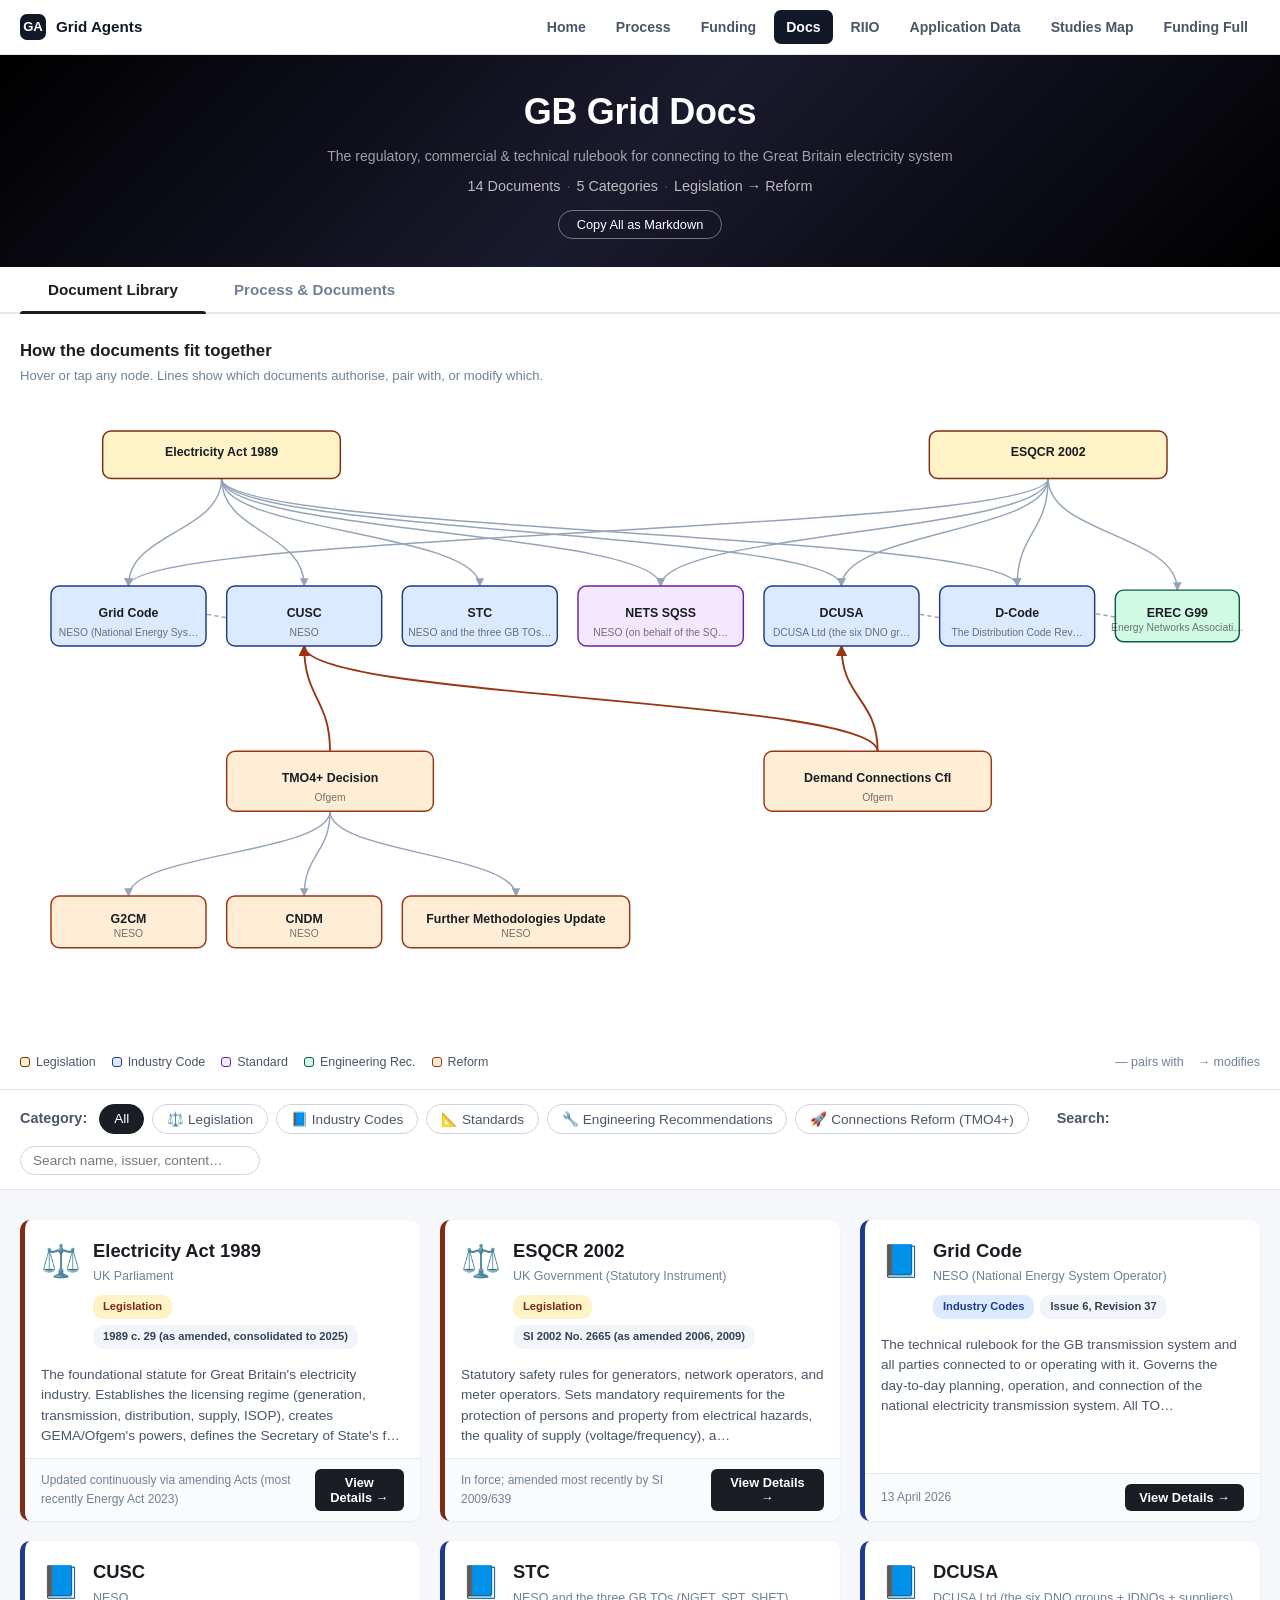
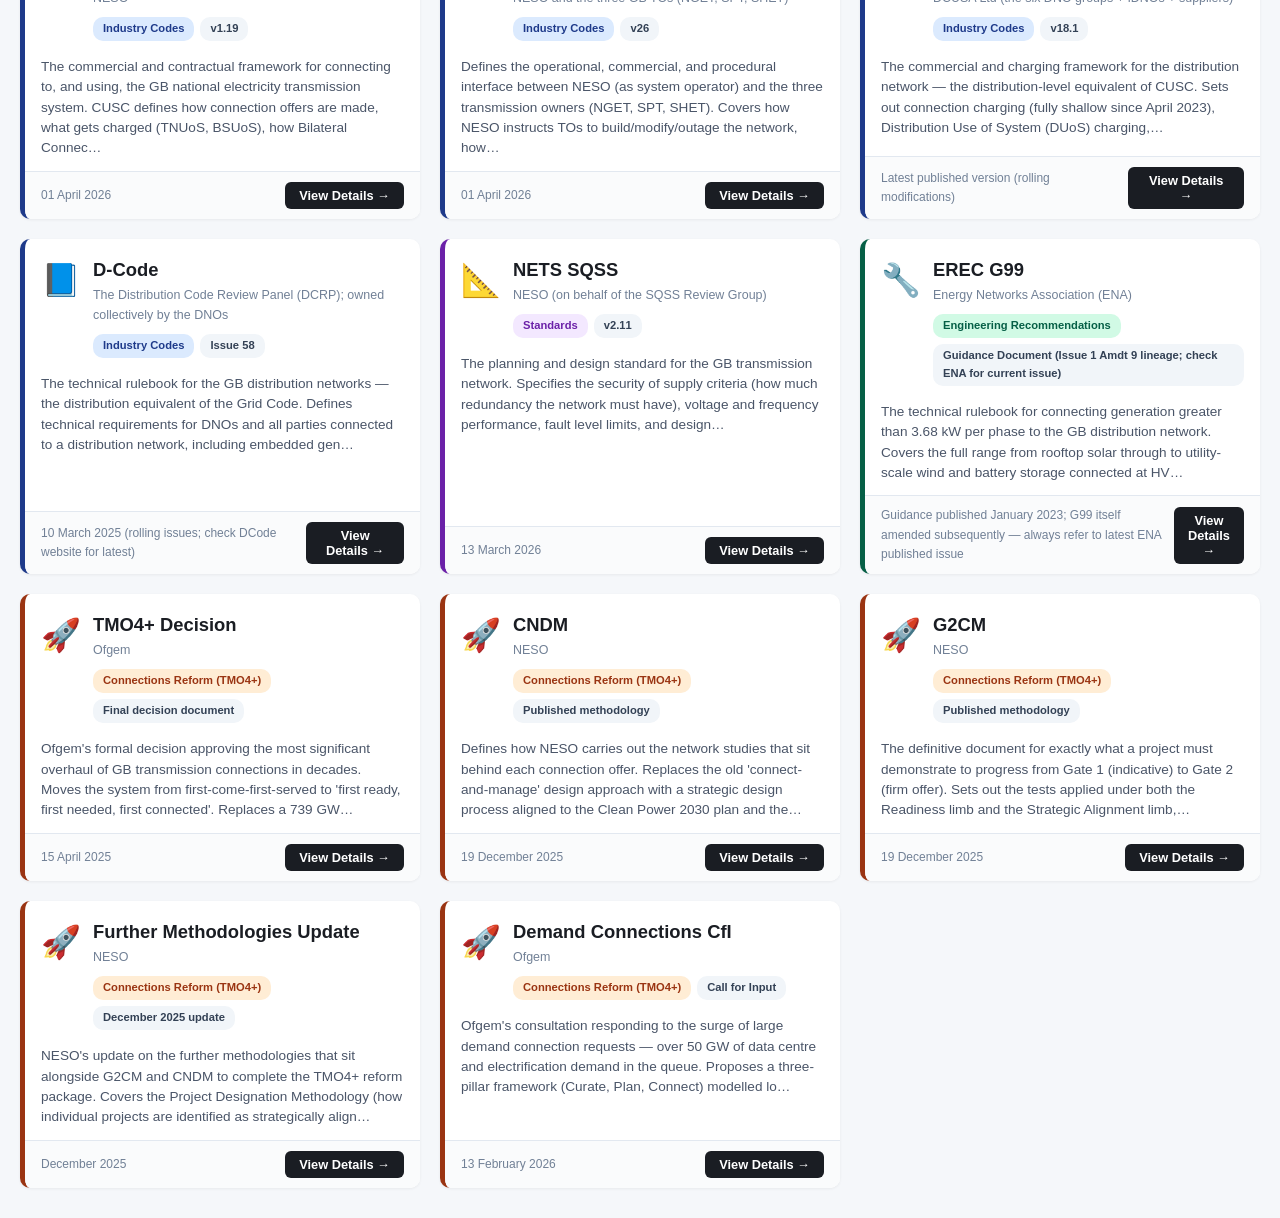
<file: grid-docs/index.html>
<!DOCTYPE html>
<html lang="en">
<head>
  <meta charset="UTF-8">
  <meta name="viewport" content="width=device-width, initial-scale=1.0">
  <title>GB Grid Docs — Regulatory & Technical Framework</title>
  <link rel="stylesheet" href="../common/site-nav.css">
  <link rel="stylesheet" href="styles.css">
  <script src="../common/site-nav.js" defer></script>
</head>
<body>

<div class="hero">
  <h1>GB Grid Docs</h1>
  <div class="hero-sub">The regulatory, commercial &amp; technical rulebook for connecting to the Great Britain electricity system</div>
  <div class="hero-stats">
    <span class="hero-stat" id="statDocs">14 Documents</span>
    <span class="hero-sep">&middot;</span>
    <span class="hero-stat" id="statCategories">5 Categories</span>
    <span class="hero-sep">&middot;</span>
    <span class="hero-stat">Legislation → Reform</span>
  </div>
  <button class="hero-copy-btn" id="copyAllBtn">Copy All as Markdown</button>
</div>

<div class="top-tabs" id="topTabs">
  <button class="top-tab active" data-tab="library">Document Library</button>
  <button class="top-tab" data-tab="process">Process &amp; Documents</button>
</div>

<!-- ═══ TAB 1: Document Library (existing) ═══ -->
<div id="tabLibrary">

  <section class="map-section" id="mapSection">
    <div class="map-inner">
      <div class="map-title">How the documents fit together</div>
      <div class="map-sub">Hover or tap any node. Lines show which documents authorise, pair with, or modify which.</div>
      <div class="map-wrap">
        <svg id="conceptMap" viewBox="0 0 1200 620" preserveAspectRatio="xMidYMid meet" aria-label="Concept map of GB grid documents"></svg>
      </div>
      <div class="map-legend">
        <span><i class="lg lg-leg"></i>Legislation</span>
        <span><i class="lg lg-cod"></i>Industry Code</span>
        <span><i class="lg lg-std"></i>Standard</span>
        <span><i class="lg lg-ere"></i>Engineering Rec.</span>
        <span><i class="lg lg-ref"></i>Reform</span>
        <span class="map-edge-key">— pairs with &nbsp;&nbsp; → modifies</span>
      </div>
    </div>
  </section>

  <div class="filter-bar">
    <div class="filter-container">
      <span class="filter-label">Category:</span>
      <div class="filter-buttons" id="categoryFilters"></div>
      <span class="filter-label" style="margin-left:16px">Search:</span>
      <input type="search" id="searchInput" placeholder="Search name, issuer, content…" class="search-input">
    </div>
  </div>

  <div class="grid-container">
    <div class="cards-grid" id="cardsGrid"></div>
  </div>

  <div class="detail-section" id="detailSection" style="display:none">
    <div class="detail-box" id="detailBox"></div>
  </div>

</div>

<!-- ═══ TAB 2: Process & Documents ═══ -->
<div id="tabProcess" style="display:none">
  <div class="proc-container" id="procContainer"></div>
  <div class="proc-detail-section" id="procDetailSection" style="display:none">
    <div class="proc-detail-box" id="procDetailBox"></div>
  </div>
</div>

<script src="app.js"></script>
</body>
</html>
</file>
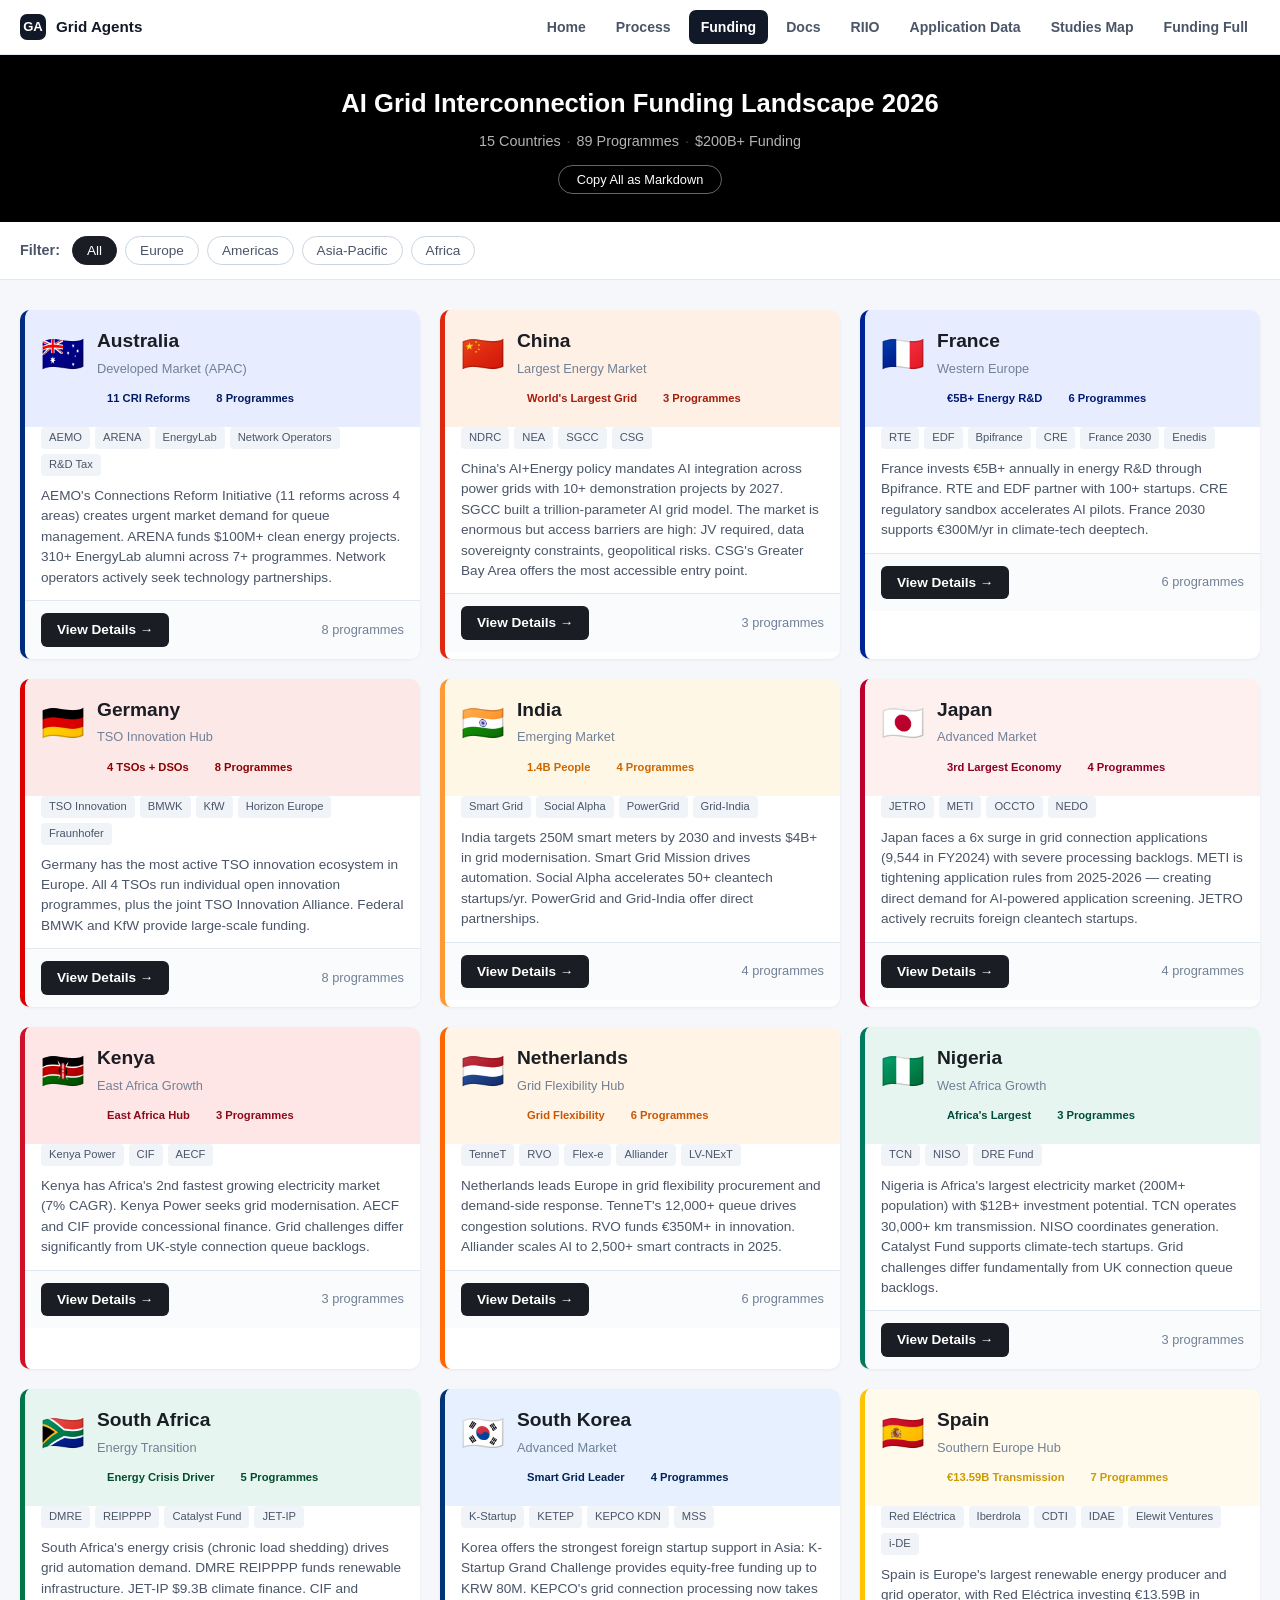
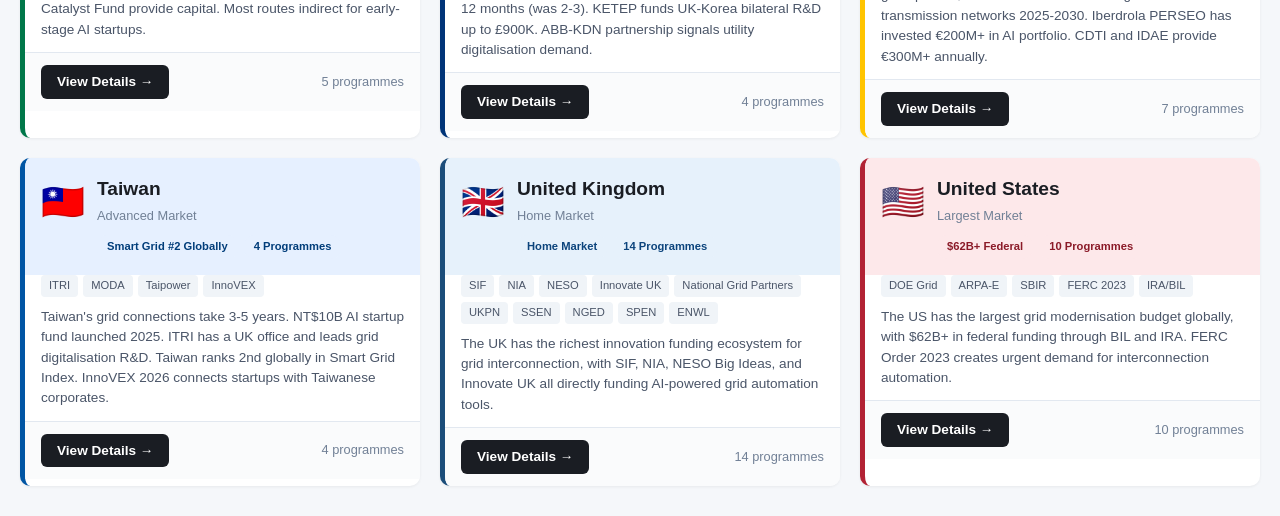
<file: grid-interconnection-funding/index.html>
<!DOCTYPE html>
<html lang="en">
<head>
  <meta charset="UTF-8">
  <meta name="viewport" content="width=device-width, initial-scale=1.0">
  <title>AI Grid Interconnection Funding Landscape 2026</title>
  <link rel="stylesheet" href="../common/site-nav.css">
  <link rel="stylesheet" href="styles.css">
  <script src="../common/site-nav.js" defer></script>
</head>
<body>

<div class="hero">
  <h1>AI Grid Interconnection Funding Landscape 2026</h1>
  <div class="hero-stats">
    <span class="hero-stat" id="heroCountries">0 Countries</span>
    <span class="hero-sep">&middot;</span>
    <span class="hero-stat" id="heroProgrammes">0 Programmes</span>
    <span class="hero-sep">&middot;</span>
    <span class="hero-stat">$200B+ Funding</span>
  </div>
  <button class="hero-copy-btn" onclick="copyAllMarkdown(event)">Copy All as Markdown</button>
</div>

<div class="filter-bar">
  <div class="filter-container">
    <span class="filter-label">Filter:</span>
    <div class="filter-buttons">
      <button class="filter-btn active" onclick="filterRegion('all', this)">All</button>
      <button class="filter-btn" onclick="filterRegion('europe', this)">Europe</button>
      <button class="filter-btn" onclick="filterRegion('americas', this)">Americas</button>
      <button class="filter-btn" onclick="filterRegion('apac', this)">Asia-Pacific</button>
      <button class="filter-btn" onclick="filterRegion('africa', this)">Africa</button>
    </div>
  </div>
</div>

<div class="grid-container">
  <div class="cards-grid" id="cardsGrid"></div>
</div>

<div class="detail-section" id="detailSection" style="display:none">
  <div class="detail-box" id="detailBox"></div>
</div>

<script src="data/bundle.js"></script>
<script src="app.js"></script>

</body>
</html>
</file>
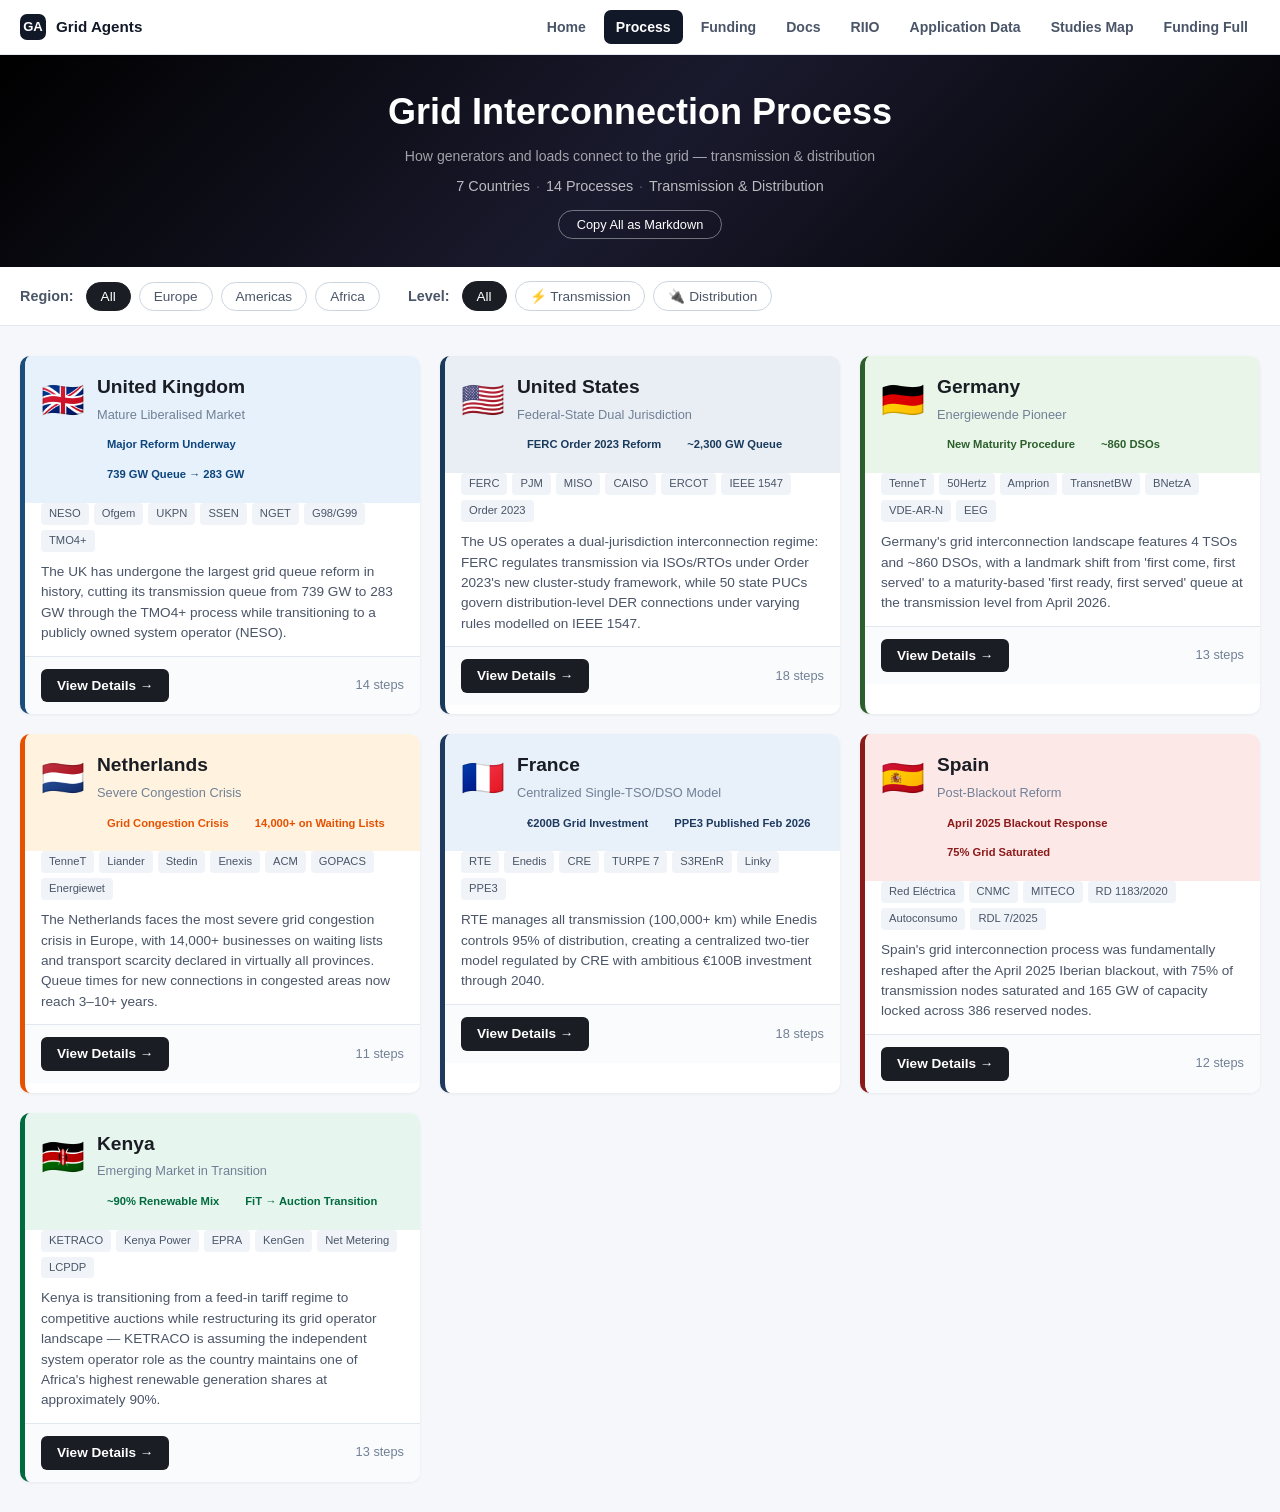
<file: grid-interconnection-process/index.html>
<!DOCTYPE html>
<html lang="en">
<head>
  <meta charset="UTF-8">
  <meta name="viewport" content="width=device-width, initial-scale=1.0">
  <title>Grid Interconnection Process — Global Comparison</title>
  <link rel="stylesheet" href="../common/site-nav.css">
  <link rel="stylesheet" href="styles.css">
  <script src="../common/site-nav.js" defer></script>
</head>
<body>

<div class="hero">
  <h1>Grid Interconnection Process</h1>
  <div class="hero-sub">How generators and loads connect to the grid — transmission &amp; distribution</div>
  <div class="hero-stats">
    <span class="hero-stat" id="statCountries">7 Countries</span>
    <span class="hero-sep">&middot;</span>
    <span class="hero-stat" id="statProcesses">14 Processes</span>
    <span class="hero-sep">&middot;</span>
    <span class="hero-stat">Transmission &amp; Distribution</span>
  </div>
  <button class="hero-copy-btn" onclick="copyAllMarkdown(event)">Copy All as Markdown</button>
</div>

<div class="filter-bar">
  <div class="filter-container">
    <span class="filter-label">Region:</span>
    <div class="filter-buttons">
      <button class="filter-btn active" onclick="filterRegion('all', this)">All</button>
      <button class="filter-btn" onclick="filterRegion('europe', this)">Europe</button>
      <button class="filter-btn" onclick="filterRegion('americas', this)">Americas</button>
      <button class="filter-btn" onclick="filterRegion('africa', this)">Africa</button>
    </div>
    <span class="filter-label" style="margin-left:16px">Level:</span>
    <div class="filter-buttons">
      <button class="filter-btn level-btn active" onclick="filterLevel('all', this)">All</button>
      <button class="filter-btn level-btn" onclick="filterLevel('transmission', this)">⚡ Transmission</button>
      <button class="filter-btn level-btn" onclick="filterLevel('distribution', this)">🔌 Distribution</button>
    </div>
  </div>
</div>

<div class="grid-container">
  <div class="cards-grid" id="cardsGrid"></div>
</div>

<div class="detail-section" id="detailSection" style="display:none">
  <div class="detail-box" id="detailBox"></div>
</div>

<script src="app.js"></script>

</body>
</html>
</file>
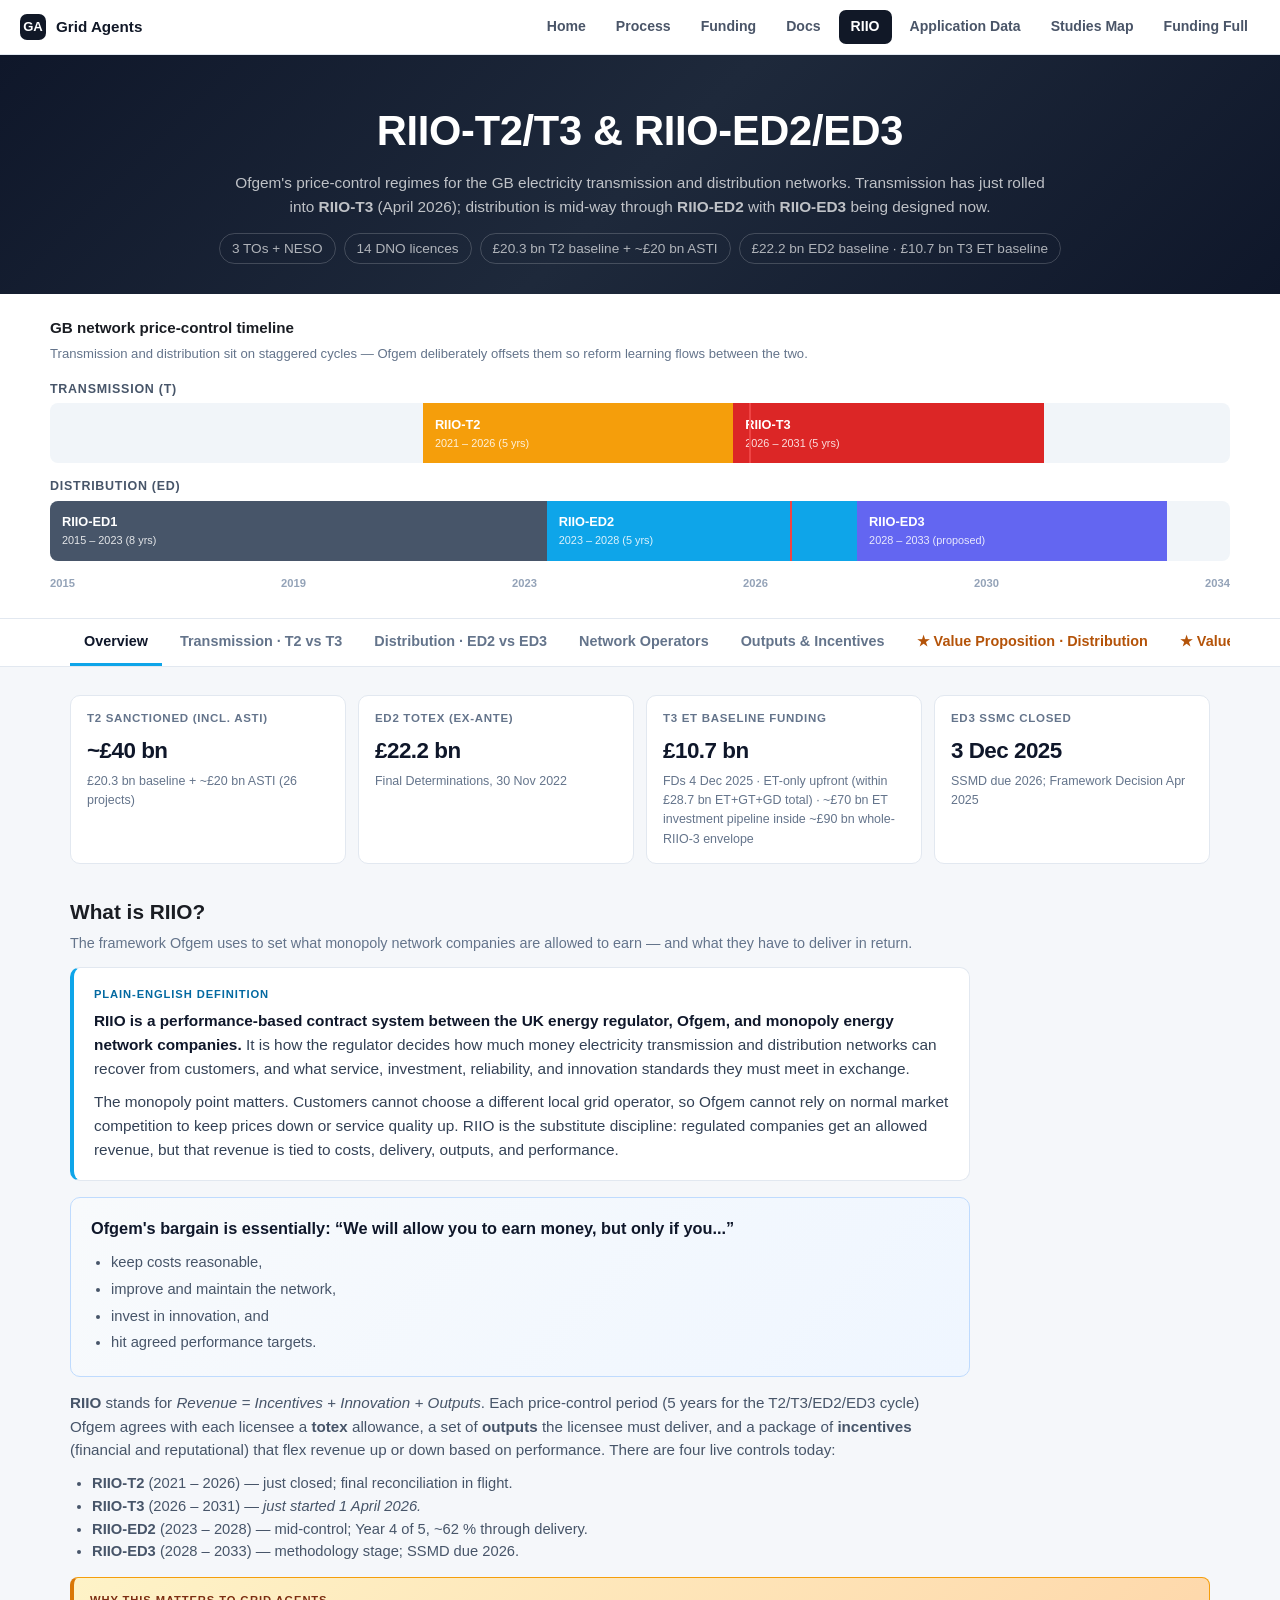
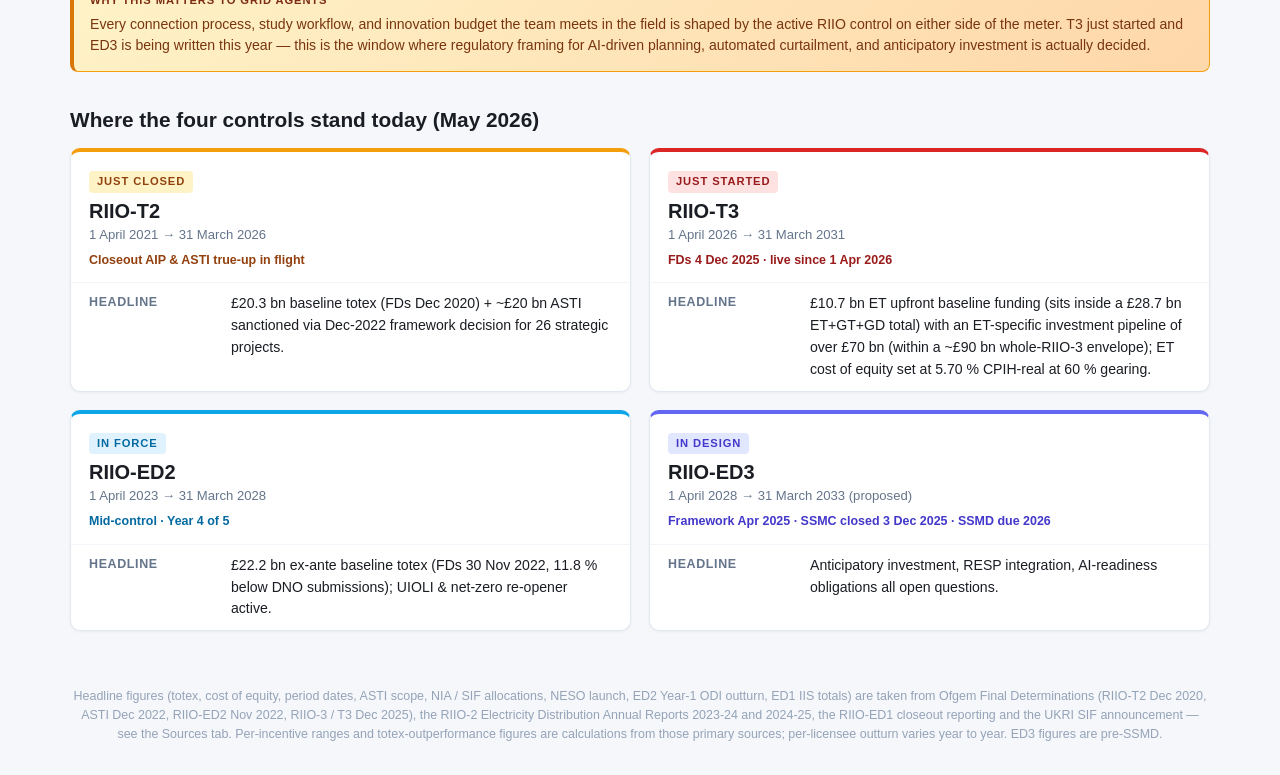
<file: riio-distribution/index.html>
<!DOCTYPE html>
<html lang="en">
<head>
<meta charset="UTF-8">
<meta name="viewport" content="width=device-width, initial-scale=1.0">
<title>RIIO-T2/T3 &amp; RIIO-ED2/ED3 — GB Network Price Controls</title>
<link rel="stylesheet" href="../common/site-nav.css">
<script src="../common/site-nav.js" defer></script>
<style>
  * { margin: 0; padding: 0; box-sizing: border-box; }
  body {
    font-family: -apple-system, BlinkMacSystemFont, "Segoe UI", Roboto, "Helvetica Neue", Arial, sans-serif;
    background: #f5f7fa;
    color: #1a1d23;
    line-height: 1.55;
  }

  /* ── HERO ── */
  .hero {
    background: linear-gradient(135deg, #0f172a 0%, #1e293b 50%, #0f172a 100%);
    color: #fff;
    padding: 44px 20px 30px;
    text-align: center;
  }
  .hero h1 {
    font-size: clamp(1.7rem, 4vw, 2.6rem);
    margin-bottom: 8px;
    letter-spacing: -0.3px;
  }
  .hero-sub {
    color: rgba(255,255,255,0.72);
    max-width: 820px;
    margin: 0 auto 14px;
    font-size: 0.96rem;
  }
  .hero-stats {
    display: flex;
    gap: 8px;
    justify-content: center;
    flex-wrap: wrap;
    color: rgba(255,255,255,0.66);
    font-size: 0.85rem;
  }
  .hero-stat {
    border: 1px solid rgba(255,255,255,0.18);
    padding: 4px 12px;
    border-radius: 999px;
  }

  /* ── TIMELINE ── */
  .timeline-section {
    background: #fff;
    border-bottom: 1px solid #e2e8f0;
    padding: 22px 20px 26px;
  }
  .timeline-inner { max-width: 1180px; margin: 0 auto; }
  .timeline-title { font-size: 0.95rem; font-weight: 700; color: #1a1d23; margin-bottom: 4px; }
  .timeline-sub { font-size: 0.82rem; color: #64748b; margin-bottom: 16px; }
  .timeline-track { margin-bottom: 14px; }
  .timeline-track:last-child { margin-bottom: 0; }
  .timeline-track__label {
    font-size: 0.78rem;
    color: #475569;
    font-weight: 700;
    margin-bottom: 4px;
    text-transform: uppercase;
    letter-spacing: 0.06em;
  }
  .timeline-bar {
    position: relative;
    height: 60px;
    background: #f1f5f9;
    border-radius: 8px;
    overflow: hidden;
  }
  .tl-segment {
    position: absolute;
    top: 0; bottom: 0;
    display: flex;
    flex-direction: column;
    justify-content: center;
    padding: 6px 12px;
    font-size: 0.8rem;
    color: #fff;
    font-weight: 600;
    overflow: hidden;
  }
  .tl-segment .tl-period { font-size: 0.68rem; opacity: 0.85; font-weight: 500; }
  /* T2: 2021-2026, T3: 2026-2031 (range 2015-2034 → 19 yrs) */
  /* T2: (2021-2015)/19 = 31.6%, width = 5/19 = 26.3% */
  /* T3: 57.9%, width 26.3% */
  .tl-segment.t2  { background: #f59e0b; left: 31.6%; width: 26.3%; }
  .tl-segment.t3  { background: #dc2626; left: 57.9%; width: 26.3%; }
  .tl-segment.ed1 { background: #475569; left: 0%;    width: 42.1%; }
  .tl-segment.ed2 { background: #0ea5e9; left: 42.1%; width: 26.3%; }
  .tl-segment.ed3 { background: #6366f1; left: 68.4%; width: 26.3%; }
  .tl-now {
    position: absolute;
    top: -6px; bottom: -6px;
    width: 2px;
    background: #ef4444;
    z-index: 3;
  }
  .tl-now::after {
    content: "May 2026";
    position: absolute;
    top: -22px;
    left: 50%;
    transform: translateX(-50%);
    background: #ef4444;
    color: #fff;
    font-size: 0.66rem;
    font-weight: 700;
    padding: 2px 7px;
    border-radius: 4px;
    white-space: nowrap;
  }
  .tl-axis {
    display: flex;
    justify-content: space-between;
    margin-top: 8px;
    font-size: 0.7rem;
    color: #94a3b8;
    font-weight: 600;
  }

  /* ── TABS ── */
  .tabs {
    background: #fff;
    border-bottom: 1px solid #e2e8f0;
    position: sticky;
    top: 54px;
    z-index: 50;
  }
  .tabs-inner {
    max-width: 1180px;
    margin: 0 auto;
    padding: 0 20px;
    display: flex;
    gap: 4px;
    overflow-x: auto;
  }
  .tab-btn {
    background: none;
    border: 0;
    padding: 14px 14px;
    font-size: 0.9rem;
    font-weight: 600;
    color: #64748b;
    cursor: pointer;
    border-bottom: 3px solid transparent;
    white-space: nowrap;
    font-family: inherit;
    transition: color 0.15s, border-color 0.15s;
  }
  .tab-btn:hover { color: #1a1d23; }
  .tab-btn.active { color: #0f172a; border-bottom-color: #0ea5e9; }
  .tab-btn.value-prop {
    color: #b45309;
    font-weight: 700;
  }
  .tab-btn.value-prop.active { color: #92400e; border-bottom-color: #f59e0b; }

  /* ── PANELS ── */
  .panel { display: none; }
  .panel.active { display: block; }
  .panel-inner {
    max-width: 1180px;
    margin: 0 auto;
    padding: 28px 20px 56px;
  }

  /* ── COMPARE GRID ── */
  .compare-grid {
    display: grid;
    grid-template-columns: 1fr 1fr;
    gap: 18px;
  }
  @media (max-width: 760px) { .compare-grid { grid-template-columns: 1fr; } }

  .control-card {
    background: #fff;
    border: 1px solid #e2e8f0;
    border-radius: 10px;
    overflow: hidden;
    box-shadow: 0 1px 3px rgba(15,23,42,0.05);
  }
  .control-card.ed2 { border-top: 4px solid #0ea5e9; }
  .control-card.ed3 { border-top: 4px solid #6366f1; }
  .control-card.t2  { border-top: 4px solid #f59e0b; }
  .control-card.t3  { border-top: 4px solid #dc2626; }
  .cc-head { padding: 16px 18px 12px; }
  .cc-tag {
    display: inline-block;
    font-size: 0.7rem;
    font-weight: 700;
    letter-spacing: 0.08em;
    text-transform: uppercase;
    padding: 2px 8px;
    border-radius: 4px;
    margin-bottom: 6px;
  }
  .ed2 .cc-tag { background: #e0f2fe; color: #0369a1; }
  .ed3 .cc-tag { background: #e0e7ff; color: #4338ca; }
  .t2  .cc-tag { background: #fef3c7; color: #92400e; }
  .t3  .cc-tag { background: #fee2e2; color: #991b1b; }
  .cc-head h2 { font-size: 1.25rem; line-height: 1.2; }
  .cc-period { font-size: 0.82rem; color: #64748b; margin-top: 2px; }
  .cc-status { font-size: 0.78rem; margin-top: 6px; font-weight: 600; }
  .ed2 .cc-status { color: #0369a1; }
  .ed3 .cc-status { color: #4338ca; }
  .t2  .cc-status { color: #92400e; }
  .t3  .cc-status { color: #991b1b; }

  .cc-row {
    display: grid;
    grid-template-columns: 130px 1fr;
    gap: 12px;
    padding: 10px 18px;
    border-top: 1px solid #f1f5f9;
    font-size: 0.88rem;
  }
  .cc-row__label {
    color: #64748b;
    font-weight: 600;
    font-size: 0.78rem;
    text-transform: uppercase;
    letter-spacing: 0.05em;
  }
  .cc-row__value { color: #1a1d23; }
  .cc-row__value strong { color: #0f172a; }
  .cc-row__value .dim { color: #64748b; font-size: 0.82rem; }

  /* ── KEY METRICS ── */
  .metrics {
    display: grid;
    grid-template-columns: repeat(auto-fit, minmax(180px, 1fr));
    gap: 12px;
    margin-bottom: 26px;
  }
  .metric-card {
    background: #fff;
    border: 1px solid #e2e8f0;
    border-radius: 10px;
    padding: 14px 16px;
  }
  .metric-card .m-label {
    font-size: 0.72rem;
    text-transform: uppercase;
    letter-spacing: 0.06em;
    color: #64748b;
    font-weight: 700;
    margin-bottom: 6px;
  }
  .metric-card .m-value {
    font-size: 1.4rem;
    font-weight: 700;
    color: #0f172a;
    letter-spacing: -0.5px;
  }
  .metric-card .m-sub {
    font-size: 0.78rem;
    color: #64748b;
    margin-top: 3px;
  }

  /* ── SECTION HEADERS ── */
  .section-head { margin-bottom: 12px; }
  .section-head h2 { font-size: 1.3rem; margin-bottom: 4px; }
  .section-head h3 { font-size: 1.05rem; margin-bottom: 4px; color: #0f172a; }
  .section-head p { color: #64748b; font-size: 0.9rem; }
  .panel-block { margin-top: 32px; }
  .panel-block:first-child { margin-top: 0; }

  .plain-definition {
    background: #fff;
    border: 1px solid #e2e8f0;
    border-left: 4px solid #0ea5e9;
    border-radius: 10px;
    padding: 18px 20px;
    max-width: 900px;
    margin-bottom: 16px;
  }
  .plain-definition .eyebrow {
    display: block;
    font-size: 0.7rem;
    font-weight: 800;
    text-transform: uppercase;
    letter-spacing: 0.08em;
    color: #0369a1;
    margin-bottom: 6px;
  }
  .plain-definition p {
    font-size: 0.96rem;
    color: #334155;
    margin-bottom: 10px;
  }
  .plain-definition p:last-child { margin-bottom: 0; }
  .plain-definition strong { color: #0f172a; }

  .riio-bargain {
    background: linear-gradient(135deg, #f8fafc 0%, #eff6ff 100%);
    border: 1px solid #bfdbfe;
    border-radius: 10px;
    padding: 18px 20px;
    max-width: 900px;
    margin: 16px 0 14px;
  }
  .riio-bargain .quote {
    font-size: 1.02rem;
    font-weight: 700;
    color: #0f172a;
    margin-bottom: 10px;
  }
  .riio-bargain ul {
    margin-left: 20px;
    color: #475569;
    font-size: 0.92rem;
  }
  .riio-bargain li { margin-bottom: 4px; }

  /* ── DNO/TO CARDS ── */
  .dno-controls {
    display: flex;
    gap: 8px;
    flex-wrap: wrap;
    margin-bottom: 12px;
  }
  .filter-pill {
    background: #fff;
    border: 1px solid #cbd5e1;
    color: #475569;
    border-radius: 999px;
    padding: 6px 14px;
    font-size: 0.83rem;
    font-weight: 600;
    cursor: pointer;
    font-family: inherit;
    transition: all 0.15s;
  }
  .filter-pill:hover { border-color: #0f172a; color: #0f172a; }
  .filter-pill.active { background: #0f172a; color: #fff; border-color: #0f172a; }

  .dno-grid {
    display: grid;
    grid-template-columns: repeat(auto-fill, minmax(280px, 1fr));
    gap: 14px;
  }
  .dno-card {
    background: #fff;
    border: 1px solid #e2e8f0;
    border-radius: 10px;
    padding: 14px 16px;
    border-left: 4px solid #94a3b8;
    transition: transform 0.15s, box-shadow 0.15s;
  }
  .dno-card:hover {
    transform: translateY(-2px);
    box-shadow: 0 8px 18px rgba(15,23,42,0.08);
  }
  .dno-card[data-group="UKPN"]  { border-left-color: #ef4444; }
  .dno-card[data-group="NGED"]  { border-left-color: #f59e0b; }
  .dno-card[data-group="SSEN"]  { border-left-color: #10b981; }
  .dno-card[data-group="SPEN"]  { border-left-color: #3b82f6; }
  .dno-card[data-group="ENWL"]  { border-left-color: #8b5cf6; }
  .dno-card[data-group="NPg"]   { border-left-color: #ec4899; }
  .dno-card[data-group="NGET"]  { border-left-color: #f59e0b; }
  .dno-card[data-group="SHET"]  { border-left-color: #10b981; }
  .dno-card[data-group="SPT"]   { border-left-color: #3b82f6; }
  .dno-card[data-group="NESO"]  { border-left-color: #0f172a; }
  .dno-name { font-size: 1rem; font-weight: 700; }
  .dno-area { font-size: 0.82rem; color: #64748b; margin-top: 2px; }
  .dno-meta {
    display: flex;
    gap: 14px;
    margin-top: 10px;
    font-size: 0.78rem;
    color: #475569;
    flex-wrap: wrap;
  }
  .dno-meta b { color: #0f172a; }
  .dno-tag {
    display: inline-block;
    font-size: 0.68rem;
    font-weight: 700;
    text-transform: uppercase;
    background: #f1f5f9;
    color: #475569;
    padding: 2px 7px;
    border-radius: 4px;
    margin-top: 8px;
  }
  .dno-card[data-tier="TO"] { background: linear-gradient(180deg, #fffbeb 0%, #fff 30%); }
  .dno-card[data-tier="SO"] { background: linear-gradient(180deg, #f1f5f9 0%, #fff 30%); }

  /* ── OUTPUTS / FRAMEWORK ── */
  .framework-grid {
    display: grid;
    grid-template-columns: repeat(auto-fit, minmax(260px, 1fr));
    gap: 14px;
  }
  .fw-card {
    background: #fff;
    border: 1px solid #e2e8f0;
    border-radius: 10px;
    padding: 16px 18px;
  }
  .fw-card h3 {
    font-size: 1rem;
    margin-bottom: 6px;
    display: flex;
    align-items: center;
    gap: 8px;
  }
  .fw-card .fw-badge {
    font-size: 0.66rem;
    font-weight: 700;
    text-transform: uppercase;
    letter-spacing: 0.06em;
    background: #0ea5e9;
    color: #fff;
    padding: 2px 7px;
    border-radius: 4px;
  }
  .fw-card p { font-size: 0.86rem; color: #4a5568; margin-bottom: 8px; }
  .fw-card ul { padding-left: 16px; font-size: 0.84rem; color: #475569; }
  .fw-card ul li { margin-bottom: 3px; }

  /* ── INNOVATION ── */
  .innov-grid {
    display: grid;
    grid-template-columns: repeat(auto-fit, minmax(250px, 1fr));
    gap: 14px;
  }
  .innov-card {
    background: #fff;
    border: 1px solid #e2e8f0;
    border-radius: 10px;
    padding: 16px;
  }
  .innov-card .ic-name { font-weight: 700; font-size: 1rem; margin-bottom: 4px; }
  .innov-card .ic-amt {
    font-size: 1.6rem;
    font-weight: 700;
    color: #0369a1;
    letter-spacing: -0.5px;
  }
  .innov-card .ic-period { font-size: 0.78rem; color: #64748b; margin-bottom: 8px; }
  .innov-card .ic-desc { font-size: 0.84rem; color: #475569; }

  /* ── GA CALLOUT ── */
  .ga-callout {
    background: linear-gradient(135deg, #fef3c7 0%, #fed7aa 100%);
    border: 1px solid #f59e0b;
    border-left: 4px solid #d97706;
    border-radius: 8px;
    padding: 14px 16px;
    margin-top: 14px;
    font-size: 0.88rem;
    color: #78350f;
  }
  .ga-callout strong {
    display: block;
    color: #7c2d12;
    font-size: 0.7rem;
    text-transform: uppercase;
    letter-spacing: 0.08em;
    margin-bottom: 4px;
  }

  /* ── REFORM LIST ── */
  .reform-list { display: flex; flex-direction: column; gap: 12px; }
  .reform-item {
    background: #fff;
    border: 1px solid #e2e8f0;
    border-radius: 10px;
    padding: 16px 18px;
    border-left: 4px solid #0ea5e9;
  }
  .reform-item.ed3 { border-left-color: #6366f1; }
  .reform-item.t2  { border-left-color: #f59e0b; }
  .reform-item.t3  { border-left-color: #dc2626; }
  .reform-item h3 { font-size: 1rem; margin-bottom: 4px; }
  .reform-item .reform-when {
    font-size: 0.74rem;
    font-weight: 700;
    text-transform: uppercase;
    color: #0369a1;
    letter-spacing: 0.06em;
    margin-bottom: 4px;
  }
  .reform-item.ed3 .reform-when { color: #4338ca; }
  .reform-item.t2  .reform-when { color: #92400e; }
  .reform-item.t3  .reform-when { color: #991b1b; }
  .reform-item p { font-size: 0.88rem; color: #4a5568; }

  /* ── VALUE PROPOSITION ── */
  .vp-hero {
    background: linear-gradient(135deg, #fef3c7 0%, #fed7aa 60%, #fecaca 100%);
    border: 1px solid #f59e0b;
    border-radius: 12px;
    padding: 22px 24px;
    margin-bottom: 24px;
  }
  .vp-hero h2 {
    color: #7c2d12;
    font-size: 1.5rem;
    margin-bottom: 6px;
  }
  .vp-hero p {
    color: #92400e;
    font-size: 0.92rem;
    max-width: 820px;
  }

  .prize-grid {
    display: grid;
    grid-template-columns: repeat(auto-fit, minmax(220px, 1fr));
    gap: 12px;
    margin-bottom: 26px;
  }
  .prize-card {
    background: #fff;
    border: 1px solid #fcd34d;
    border-radius: 10px;
    padding: 16px 18px;
    border-top: 4px solid #f59e0b;
  }
  .prize-card .prize-label {
    font-size: 0.72rem;
    color: #92400e;
    font-weight: 700;
    text-transform: uppercase;
    letter-spacing: 0.06em;
    margin-bottom: 6px;
  }
  .prize-card .prize-value {
    font-size: 1.6rem;
    font-weight: 700;
    color: #0f172a;
    letter-spacing: -0.5px;
  }
  .prize-card .prize-sub {
    font-size: 0.8rem;
    color: #64748b;
    margin-top: 4px;
  }

  /* Incentive table cards */
  .incentive-card {
    background: #fff;
    border: 1px solid #e2e8f0;
    border-radius: 10px;
    margin-bottom: 14px;
    overflow: hidden;
  }
  .incentive-card .ic-head {
    display: flex;
    align-items: flex-start;
    justify-content: space-between;
    gap: 12px;
    padding: 16px 20px;
    background: #f8fafc;
    border-bottom: 1px solid #e2e8f0;
    flex-wrap: wrap;
  }
  .incentive-card .ic-head__left { flex: 1 1 auto; min-width: 220px; }
  .incentive-card .ic-name {
    font-size: 1.05rem;
    font-weight: 700;
    margin-bottom: 2px;
  }
  .incentive-card .ic-scope {
    font-size: 0.74rem;
    font-weight: 700;
    text-transform: uppercase;
    letter-spacing: 0.06em;
    color: #475569;
  }
  .ic-scope.D  { color: #0369a1; }
  .ic-scope.T  { color: #b45309; }
  .ic-scope.SO { color: #4338ca; }
  .ic-scope.both { color: #4a5568; }
  .incentive-card .ic-mech {
    font-size: 0.78rem;
    color: #64748b;
    margin-top: 4px;
  }
  .incentive-card .ic-exposure {
    background: #fff;
    border: 1px solid #fcd34d;
    border-radius: 8px;
    padding: 10px 14px;
    min-width: 200px;
    text-align: center;
  }
  .ic-exposure .label {
    font-size: 0.66rem;
    text-transform: uppercase;
    color: #92400e;
    font-weight: 700;
    letter-spacing: 0.06em;
  }
  .ic-exposure .value {
    font-size: 1.1rem;
    font-weight: 700;
    color: #0f172a;
  }
  .ic-exposure .sub {
    font-size: 0.7rem;
    color: #94a3b8;
  }
  .incentive-card .ic-body {
    padding: 14px 20px 18px;
    display: grid;
    grid-template-columns: 1fr 1fr;
    gap: 18px;
  }
  @media (max-width: 760px) { .incentive-card .ic-body { grid-template-columns: 1fr; } }
  .ic-body h4 {
    font-size: 0.74rem;
    text-transform: uppercase;
    letter-spacing: 0.06em;
    color: #64748b;
    margin-bottom: 4px;
  }
  .ic-body p { font-size: 0.86rem; color: #1a1d23; margin-bottom: 6px; }
  .ic-body .stat {
    background: #f8fafc;
    border: 1px solid #e2e8f0;
    border-radius: 6px;
    padding: 10px 12px;
    font-size: 0.82rem;
    color: #475569;
    margin-top: 6px;
  }
  .ic-body .stat strong { color: #0f172a; }
  .ic-body .ga-lever {
    background: linear-gradient(135deg, #fef3c7 0%, #fef9e7 100%);
    border: 1px solid #f59e0b;
    border-radius: 6px;
    padding: 10px 12px;
    font-size: 0.84rem;
    color: #78350f;
    margin-top: 6px;
  }
  .ic-body .ga-lever b {
    display: block;
    font-size: 0.7rem;
    color: #7c2d12;
    text-transform: uppercase;
    letter-spacing: 0.06em;
    margin-bottom: 2px;
  }

  /* Mechanism diagram */
  .mech-flow {
    background: #fff;
    border: 1px solid #e2e8f0;
    border-radius: 12px;
    padding: 20px;
    margin-bottom: 24px;
  }
  .mech-flow h3 { margin-bottom: 12px; font-size: 1.05rem; }
  .flow-row {
    display: grid;
    grid-template-columns: 200px 1fr;
    gap: 16px;
    align-items: center;
    padding: 12px 0;
    border-top: 1px solid #f1f5f9;
  }
  .flow-row:first-of-type { border-top: 0; }
  .flow-mech {
    background: #0f172a;
    color: #fff;
    border-radius: 8px;
    padding: 10px 14px;
    text-align: center;
  }
  .flow-mech .name { font-size: 0.95rem; font-weight: 700; }
  .flow-mech .scope {
    font-size: 0.7rem;
    opacity: 0.7;
    text-transform: uppercase;
    letter-spacing: 0.06em;
  }
  .flow-explain { font-size: 0.88rem; color: #475569; }
  .flow-explain strong { color: #0f172a; }
  @media (max-width: 640px) {
    .flow-row { grid-template-columns: 1fr; }
  }

  /* Deployment ladder */
  .ladder {
    display: flex;
    flex-direction: column;
    gap: 0;
    background: #fff;
    border: 1px solid #e2e8f0;
    border-radius: 10px;
    overflow: hidden;
  }
  .ladder-step {
    display: grid;
    grid-template-columns: 140px 1fr 200px;
    gap: 14px;
    padding: 14px 18px;
    border-top: 1px solid #f1f5f9;
    align-items: center;
  }
  .ladder-step:first-child { border-top: 0; }
  .ladder-when {
    font-size: 0.74rem;
    font-weight: 700;
    text-transform: uppercase;
    letter-spacing: 0.06em;
    color: #fff;
    background: #0ea5e9;
    padding: 6px 10px;
    border-radius: 6px;
    text-align: center;
    align-self: flex-start;
  }
  .ladder-step:nth-child(2) .ladder-when { background: #6366f1; }
  .ladder-step:nth-child(3) .ladder-when { background: #f59e0b; }
  .ladder-step:nth-child(4) .ladder-when { background: #dc2626; }
  .ladder-step:nth-child(5) .ladder-when { background: #16a34a; }
  .ladder-what { font-size: 0.92rem; color: #1a1d23; }
  .ladder-what b { color: #0f172a; }
  .ladder-money {
    background: #f0fdf4;
    border: 1px solid #86efac;
    border-radius: 6px;
    padding: 8px 10px;
    text-align: center;
    font-size: 0.82rem;
    color: #15803d;
    font-weight: 600;
  }
  @media (max-width: 760px) {
    .ladder-step { grid-template-columns: 1fr; }
  }

  /* ── REFS ── */
  .refs {
    background: #fff;
    border: 1px solid #e2e8f0;
    border-radius: 10px;
    padding: 16px 20px;
  }
  .refs h3 { font-size: 0.95rem; margin-bottom: 8px; }
  .refs ul { list-style: none; }
  .refs li { padding: 6px 0; font-size: 0.86rem; border-top: 1px solid #f1f5f9; }
  .refs li:first-child { border-top: 0; }
  .refs a { color: #0369a1; text-decoration: none; font-weight: 500; }
  .refs a:hover { text-decoration: underline; }
  .refs .ref-meta { color: #94a3b8; font-size: 0.78rem; margin-left: 8px; }

  /* ── VALUE PROP v2 (zero-prior-knowledge rewrite) ── */
  .vp2-tag {
    display: inline-block;
    font-size: 0.66rem;
    font-weight: 700;
    letter-spacing: 0.08em;
    text-transform: uppercase;
    padding: 3px 8px;
    border-radius: 4px;
    margin-bottom: 8px;
  }
  .vp2-tag.dist { background: #e0f2fe; color: #0369a1; }
  .vp2-tag.tx   { background: #fef3c7; color: #92400e; }

  .vp2-opener {
    background: #fff;
    border: 1px solid #e2e8f0;
    border-left: 4px solid #f59e0b;
    border-radius: 10px;
    padding: 18px 22px;
    margin-bottom: 18px;
    font-size: 0.95rem;
    color: #1a1d23;
    line-height: 1.6;
  }
  .vp2-opener strong { color: #7c2d12; }

  .vp2-headline {
    background: linear-gradient(135deg, #fef3c7 0%, #fed7aa 100%);
    border: 1px solid #f59e0b;
    border-radius: 12px;
    padding: 22px 26px;
    margin-bottom: 22px;
    text-align: center;
  }
  .vp2-headline .h-label {
    font-size: 0.74rem;
    text-transform: uppercase;
    letter-spacing: 0.08em;
    color: #92400e;
    font-weight: 700;
    margin-bottom: 6px;
  }
  .vp2-headline .h-value {
    font-size: 2.4rem;
    font-weight: 800;
    color: #0f172a;
    letter-spacing: -1px;
    line-height: 1.1;
  }
  .vp2-headline .h-sub {
    font-size: 0.92rem;
    color: #78350f;
    margin-top: 6px;
    max-width: 720px;
    margin-left: auto;
    margin-right: auto;
  }

  .vp2-board {
    display: grid;
    grid-template-columns: 1fr 1fr;
    gap: 14px;
    margin-bottom: 22px;
  }
  @media (max-width: 760px) { .vp2-board { grid-template-columns: 1fr; } }

  .vp2-col {
    background: #fff;
    border: 1px solid #e2e8f0;
    border-radius: 12px;
    padding: 18px 20px;
  }
  .vp2-col.up   { border-top: 4px solid #16a34a; }
  .vp2-col.down { border-top: 4px solid #dc2626; }
  .vp2-col h3 {
    font-size: 1rem;
    margin-bottom: 12px;
    display: flex;
    align-items: center;
    gap: 8px;
  }
  .vp2-col.up h3   { color: #14532d; }
  .vp2-col.down h3 { color: #7f1d1d; }
  .vp2-col h3 .arrow {
    font-size: 1.3rem;
    line-height: 1;
  }

  .vp2-item {
    border-top: 1px solid #f1f5f9;
    padding: 12px 0;
  }
  .vp2-item:first-of-type { border-top: 0; padding-top: 4px; }
  .vp2-item .it-head {
    display: flex;
    justify-content: space-between;
    align-items: baseline;
    gap: 12px;
    margin-bottom: 4px;
    flex-wrap: wrap;
  }
  .vp2-item .it-name {
    font-weight: 700;
    font-size: 0.92rem;
    color: #0f172a;
  }
  .vp2-item .it-amt {
    font-weight: 700;
    font-size: 0.95rem;
    white-space: nowrap;
  }
  .vp2-col.up   .it-amt { color: #15803d; }
  .vp2-col.down .it-amt { color: #b91c1c; }
  .vp2-item .it-plain {
    font-size: 0.84rem;
    color: #475569;
    line-height: 1.55;
  }
  .vp2-item .it-plain b { color: #0f172a; font-weight: 600; }
  .vp2-item .it-cite {
    display: block;
    font-size: 0.72rem;
    color: #94a3b8;
    margin-top: 4px;
    font-style: italic;
  }

  .vp2-example {
    background: linear-gradient(135deg, #ecfeff 0%, #f0f9ff 100%);
    border: 1px solid #67e8f9;
    border-left: 4px solid #0891b2;
    border-radius: 10px;
    padding: 16px 20px;
    margin-bottom: 22px;
    font-size: 0.9rem;
    color: #0c4a6e;
    line-height: 1.6;
  }
  .vp2-example b { color: #164e63; }
  .vp2-example .ex-label {
    display: block;
    font-size: 0.7rem;
    text-transform: uppercase;
    letter-spacing: 0.08em;
    color: #155e75;
    font-weight: 700;
    margin-bottom: 6px;
  }

  .vp2-glossary {
    background: #f8fafc;
    border: 1px solid #e2e8f0;
    border-radius: 10px;
    padding: 16px 20px;
    margin-bottom: 14px;
  }
  .vp2-glossary h4 {
    font-size: 0.74rem;
    text-transform: uppercase;
    letter-spacing: 0.08em;
    color: #475569;
    margin-bottom: 10px;
  }
  .vp2-glossary dl {
    display: grid;
    grid-template-columns: 130px 1fr;
    gap: 6px 14px;
    font-size: 0.84rem;
  }
  @media (max-width: 640px) {
    .vp2-glossary dl { grid-template-columns: 1fr; gap: 2px 0; }
    .vp2-glossary dt { margin-top: 8px; }
  }
  .vp2-glossary dt {
    font-weight: 700;
    color: #0f172a;
  }
  .vp2-glossary dd { color: #475569; }

  .vp2-srcref {
    font-size: 0.78rem;
    color: #64748b;
    text-align: right;
    padding: 0 4px;
  }
  .vp2-srcref a { color: #0369a1; text-decoration: none; }
  .vp2-srcref a:hover { text-decoration: underline; }

  /* tab style for the second value-proposition button */
  .tab-btn.value-prop.tx-flavour { color: #b45309; }
  .tab-btn.value-prop.tx-flavour.active { border-bottom-color: #f59e0b; }

  /* ── DISCLAIMER ── */
  .disclaimer {
    max-width: 1180px;
    margin: 0 auto;
    padding: 0 20px 32px;
    color: #94a3b8;
    font-size: 0.78rem;
    text-align: center;
    line-height: 1.5;
  }

  @media (max-width: 640px) {
    .tabs { top: 0; position: relative; }
    .cc-row { grid-template-columns: 1fr; gap: 2px; padding: 10px 16px; }
  }
</style>
</head>
<body>

<header class="hero">
  <h1>RIIO-T2/T3 &amp; RIIO-ED2/ED3</h1>
  <div class="hero-sub">
    Ofgem's price-control regimes for the GB electricity transmission and distribution networks.
    Transmission has just rolled into <strong>RIIO-T3</strong> (April 2026); distribution is mid-way through
    <strong>RIIO-ED2</strong> with <strong>RIIO-ED3</strong> being designed now.
  </div>
  <div class="hero-stats">
    <span class="hero-stat">3 TOs + NESO</span>
    <span class="hero-stat">14 DNO licences</span>
    <span class="hero-stat">£20.3 bn T2 baseline + ~£20 bn ASTI</span>
    <span class="hero-stat">£22.2 bn ED2 baseline · £10.7 bn T3 ET baseline</span>
  </div>
</header>

<section class="timeline-section">
  <div class="timeline-inner">
    <div class="timeline-title">GB network price-control timeline</div>
    <div class="timeline-sub">Transmission and distribution sit on staggered cycles — Ofgem deliberately offsets them so reform learning flows between the two.</div>

    <div class="timeline-track">
      <div class="timeline-track__label">Transmission (T)</div>
      <div class="timeline-bar">
        <div class="tl-segment t2">RIIO-T2<span class="tl-period">2021 – 2026 (5 yrs)</span></div>
        <div class="tl-segment t3">RIIO-T3<span class="tl-period">2026 – 2031 (5 yrs)</span></div>
        <div class="tl-now" id="tlNowT"></div>
      </div>
    </div>

    <div class="timeline-track">
      <div class="timeline-track__label">Distribution (ED)</div>
      <div class="timeline-bar">
        <div class="tl-segment ed1">RIIO-ED1<span class="tl-period">2015 – 2023 (8 yrs)</span></div>
        <div class="tl-segment ed2">RIIO-ED2<span class="tl-period">2023 – 2028 (5 yrs)</span></div>
        <div class="tl-segment ed3">RIIO-ED3<span class="tl-period">2028 – 2033 (proposed)</span></div>
        <div class="tl-now" id="tlNowED"></div>
      </div>
    </div>

    <div class="tl-axis">
      <span>2015</span><span>2019</span><span>2023</span><span>2026</span><span>2030</span><span>2034</span>
    </div>
  </div>
</section>

<nav class="tabs" aria-label="Sections">
  <div class="tabs-inner" id="tabs">
    <button class="tab-btn active" data-tab="overview">Overview</button>
    <button class="tab-btn" data-tab="transmission">Transmission · T2 vs T3</button>
    <button class="tab-btn" data-tab="distribution">Distribution · ED2 vs ED3</button>
    <button class="tab-btn" data-tab="operators">Network Operators</button>
    <button class="tab-btn" data-tab="framework">Outputs &amp; Incentives</button>
    <button class="tab-btn value-prop" data-tab="vp-d">★ Value Proposition · Distribution</button>
    <button class="tab-btn value-prop" data-tab="vp-t">★ Value Proposition · Transmission</button>
    <button class="tab-btn" data-tab="innovation">Innovation Funding</button>
    <button class="tab-btn" data-tab="connections">Connection Reforms</button>
    <button class="tab-btn" data-tab="refs">Sources</button>
  </div>
</nav>

<!-- ═══ OVERVIEW ═══ -->
<section class="panel active" id="panel-overview">
  <div class="panel-inner">
    <div class="metrics">
      <div class="metric-card">
        <div class="m-label">T2 sanctioned (incl. ASTI)</div>
        <div class="m-value">~£40 bn</div>
        <div class="m-sub">£20.3 bn baseline + ~£20 bn ASTI (26 projects)</div>
      </div>
      <div class="metric-card">
        <div class="m-label">ED2 totex (ex-ante)</div>
        <div class="m-value">£22.2 bn</div>
        <div class="m-sub">Final Determinations, 30 Nov 2022</div>
      </div>
      <div class="metric-card">
        <div class="m-label">T3 ET baseline funding</div>
        <div class="m-value">£10.7 bn</div>
        <div class="m-sub">FDs 4 Dec 2025 · ET-only upfront (within £28.7 bn ET+GT+GD total) · ~£70 bn ET investment pipeline inside ~£90 bn whole-RIIO-3 envelope</div>
      </div>
      <div class="metric-card">
        <div class="m-label">ED3 SSMC closed</div>
        <div class="m-value">3 Dec 2025</div>
        <div class="m-sub">SSMD due 2026; Framework Decision Apr 2025</div>
      </div>
    </div>

    <div class="panel-block">
      <div class="section-head">
        <h2>What is RIIO?</h2>
        <p>The framework Ofgem uses to set what monopoly network companies are allowed to earn — and what they have to deliver in return.</p>
      </div>
      <div class="plain-definition">
        <span class="eyebrow">Plain-English definition</span>
        <p>
          <strong>RIIO is a performance-based contract system between the UK energy regulator, Ofgem, and monopoly
          energy network companies.</strong> It is how the regulator decides how much money electricity transmission
          and distribution networks can recover from customers, and what service, investment, reliability, and
          innovation standards they must meet in exchange.
        </p>
        <p>
          The monopoly point matters. Customers cannot choose a different local grid operator, so Ofgem cannot rely on
          normal market competition to keep prices down or service quality up. RIIO is the substitute discipline:
          regulated companies get an allowed revenue, but that revenue is tied to costs, delivery, outputs, and
          performance.
        </p>
      </div>
      <div class="riio-bargain">
        <div class="quote">Ofgem's bargain is essentially: “We will allow you to earn money, but only if you...”</div>
        <ul>
          <li>keep costs reasonable,</li>
          <li>improve and maintain the network,</li>
          <li>invest in innovation, and</li>
          <li>hit agreed performance targets.</li>
        </ul>
      </div>
      <p style="font-size:0.95rem; color:#475569; max-width: 860px;">
        <strong>RIIO</strong> stands for <em>Revenue = Incentives + Innovation + Outputs</em>. Each price-control period
        (5 years for the T2/T3/ED2/ED3 cycle) Ofgem agrees with each licensee a <strong>totex</strong> allowance, a set
        of <strong>outputs</strong> the licensee must deliver, and a package of <strong>incentives</strong> (financial
        and reputational) that flex revenue up or down based on performance. There are four live controls today:
      </p>
      <ul style="font-size:0.92rem; color:#475569; margin: 10px 0 0 22px;">
        <li><strong>RIIO-T2</strong> (2021 – 2026) — just closed; final reconciliation in flight.</li>
        <li><strong>RIIO-T3</strong> (2026 – 2031) — <em>just started 1 April 2026.</em></li>
        <li><strong>RIIO-ED2</strong> (2023 – 2028) — mid-control; Year 4 of 5, ~62 % through delivery.</li>
        <li><strong>RIIO-ED3</strong> (2028 – 2033) — methodology stage; SSMD due 2026.</li>
      </ul>
      <div class="ga-callout">
        <strong>Why this matters to Grid Agents</strong>
        Every connection process, study workflow, and innovation budget the team meets in the field is shaped by the
        active RIIO control on either side of the meter. T3 just started and ED3 is being written this year —
        this is the window where regulatory framing for AI-driven planning, automated curtailment, and anticipatory
        investment is actually decided.
      </div>
    </div>

    <div class="panel-block">
      <div class="section-head">
        <h2>Where the four controls stand today (May 2026)</h2>
      </div>
      <div class="compare-grid">
        <div class="control-card t2">
          <div class="cc-head">
            <span class="cc-tag">Just closed</span>
            <h2>RIIO-T2</h2>
            <div class="cc-period">1 April 2021 → 31 March 2026</div>
            <div class="cc-status">Closeout AIP &amp; ASTI true-up in flight</div>
          </div>
          <div class="cc-row"><div class="cc-row__label">Headline</div>
            <div class="cc-row__value">£20.3 bn baseline totex (FDs Dec 2020) + ~£20 bn ASTI sanctioned via Dec-2022 framework decision for 26 strategic projects.</div>
          </div>
        </div>

        <div class="control-card t3">
          <div class="cc-head">
            <span class="cc-tag">Just started</span>
            <h2>RIIO-T3</h2>
            <div class="cc-period">1 April 2026 → 31 March 2031</div>
            <div class="cc-status">FDs 4 Dec 2025 · live since 1 Apr 2026</div>
          </div>
          <div class="cc-row"><div class="cc-row__label">Headline</div>
            <div class="cc-row__value">£10.7 bn ET upfront baseline funding (sits inside a £28.7 bn ET+GT+GD total) with an ET-specific investment pipeline of over £70 bn (within a ~£90 bn whole-RIIO-3 envelope); ET cost of equity set at 5.70 % CPIH-real at 60 % gearing.</div>
          </div>
        </div>

        <div class="control-card ed2">
          <div class="cc-head">
            <span class="cc-tag">In force</span>
            <h2>RIIO-ED2</h2>
            <div class="cc-period">1 April 2023 → 31 March 2028</div>
            <div class="cc-status">Mid-control · Year 4 of 5</div>
          </div>
          <div class="cc-row"><div class="cc-row__label">Headline</div>
            <div class="cc-row__value">£22.2 bn ex-ante baseline totex (FDs 30 Nov 2022, 11.8 % below DNO submissions); UIOLI &amp; net-zero re-opener active.</div>
          </div>
        </div>

        <div class="control-card ed3">
          <div class="cc-head">
            <span class="cc-tag">In design</span>
            <h2>RIIO-ED3</h2>
            <div class="cc-period">1 April 2028 → 31 March 2033 (proposed)</div>
            <div class="cc-status">Framework Apr 2025 · SSMC closed 3 Dec 2025 · SSMD due 2026</div>
          </div>
          <div class="cc-row"><div class="cc-row__label">Headline</div>
            <div class="cc-row__value">Anticipatory investment, RESP integration, AI-readiness obligations all open questions.</div>
          </div>
        </div>
      </div>
    </div>
  </div>
</section>

<!-- ═══ TRANSMISSION ═══ -->
<section class="panel" id="panel-transmission">
  <div class="panel-inner">
    <div class="section-head">
      <h2>RIIO-T2 vs RIIO-T3 — transmission price controls</h2>
      <p>T2 just closed (March 2026); T3 is now live. Ofgem's Final Determinations for T3 land the largest single allowance step-change in network history, driven by ASTI delivery flowing into baseline, the SSEP/CSNP pipeline, and post-CMP434/435 connection-reform investment.</p>
    </div>
    <div class="compare-grid" id="transmissionGrid"></div>

    <div class="panel-block">
      <div class="section-head">
        <h3>ASTI — the £20 bn sidecar</h3>
        <p>Accelerated Strategic Transmission Investment is the bespoke regulatory regime Ofgem ran in parallel with T2 to fast-track 26 large network projects (HVDC links, onshore reinforcement) needed by 2030.</p>
      </div>
      <ul style="font-size:0.9rem; color:#475569; margin-left: 22px;">
        <li>Fixed Output Delivery Incentive (FOI) — financial reward for hitting in-service dates and penalties for slippage.</li>
        <li>Fixed Cost Incentive (FCI) — fixed cap on costs with limited reopeners; TO bears overrun risk above the cap.</li>
        <li>Streamlined consenting pathway alongside DESNZ and Planning Inspectorate.</li>
        <li>ASTI delivery rolls into T3 baseline allowance for ongoing operation and incentive treatment.</li>
      </ul>
    </div>
  </div>
</section>

<!-- ═══ DISTRIBUTION ═══ -->
<section class="panel" id="panel-distribution">
  <div class="panel-inner">
    <div class="section-head">
      <h2>RIIO-ED2 vs RIIO-ED3 — distribution price controls</h2>
      <p>ED2 is the live control for the 14 DNO licences. ED3 methodology is being written now — this is the window to influence connection, anticipatory-investment and AI-readiness obligations.</p>
    </div>
    <div class="compare-grid" id="distributionGrid"></div>
  </div>
</section>

<!-- ═══ OPERATORS ═══ -->
<section class="panel" id="panel-operators">
  <div class="panel-inner">
    <div class="section-head">
      <h2>GB network licensees</h2>
      <p>3 transmission owners + the system operator (NESO) at the top; 14 distribution licences in 6 ownership groups underneath.</p>
    </div>
    <div class="dno-controls" id="opFilters"></div>
    <div class="dno-grid" id="opGrid"></div>
  </div>
</section>

<!-- ═══ FRAMEWORK ═══ -->
<section class="panel" id="panel-framework">
  <div class="panel-inner">
    <div class="section-head">
      <h2>Outputs &amp; incentives — how networks are held to account</h2>
      <p>Each control is built from a stack of obligations, deliverables, and incentives. These are the levers that change network behaviour week-to-week.</p>
    </div>
    <div class="framework-grid" id="fwGrid"></div>
    <div class="ga-callout">
      <strong>Where Grid Agents lands</strong>
      ODI-Fs that touch connection customers and queue management — TTC, ICE, customer-satisfaction surveys, complaints
      metrics, queue-progression milestones — are exactly the metrics an AI-assisted connection workflow can move.
      That's the financial line a network's regulation team can defend internally.
    </div>
  </div>
</section>

<!-- ═══ VALUE PROPOSITION · DISTRIBUTION ═══ -->
<section class="panel" id="panel-vp-d">
  <div class="panel-inner">

    <span class="vp2-tag dist">RIIO-ED2 · Distribution</span>
    <div class="vp2-opener">
      <strong>VP means Value Proposition.</strong> This tab explains why RIIO matters commercially: which parts of
      the regulation can create extra money for a Distribution Network Operator (DNO), or stop it losing money.
      A DNO owns the local wires from substations to homes and businesses. Under <b>RIIO-ED2</b> (2023 – 2028),
      some revenue is fixed, but some moves with performance: bonuses for better service and penalties for poor
      delivery. <strong>Those moving parts are where Grid Agents can prove value.</strong>
    </div>

    <div class="vp2-headline">
      <div class="h-label">Realistic annual swing · one DNO group</div>
      <div class="h-value">£8 – 12 m / year</div>
      <div class="h-sub">From performance bonuses captured plus penalties avoided. Across the 14 GB distribution licences (in 6 ownership groups), the prize is materially larger.</div>
    </div>

    <div class="vp2-board">
      <!-- ↑ REWARDS -->
      <div class="vp2-col up">
        <h3><span class="arrow">↑</span> Rewards captured</h3>

        <div class="vp2-item">
          <div class="it-head">
            <div class="it-name">Customer Satisfaction (CSS)</div>
            <div class="it-amt">up to ~£8 m / yr</div>
          </div>
          <div class="it-plain">
            Customers are surveyed after connections, faults and enquiries. Higher scores can increase DNO revenue.
            Grid Agents helps by making applications clearer, responses faster and customer updates more consistent.
            <b>UK Power Networks earned £8.09 m</b> from this in Year 1 of ED2.
            <span class="it-cite">Source: Ofgem RIIO-2 Electricity Distribution Annual Report 2023-24.</span>
          </div>
        </div>

        <div class="vp2-item">
          <div class="it-head">
            <div class="it-name">Time to Connect (TTC)</div>
            <div class="it-amt">~£1 – 2 m / yr per group</div>
          </div>
          <div class="it-plain">
            This measures how long it takes to connect a customer after a valid application. Faster connections can
            earn a bonus. Grid Agents helps by reducing manual review, improving design hand-offs and moving simple
            cases through the queue faster. DNOs earned <b>£15.45 m combined</b> in the final ED1 year (2022-23).
            <span class="it-cite">Source: Ofgem ED1 closeout reporting; NGED "Your Power Future" public dashboard.</span>
          </div>
        </div>

        <div class="vp2-item">
          <div class="it-head">
            <div class="it-name">Interruption performance (IIS)</div>
            <div class="it-amt">~£10 – 20 m / yr per group</div>
          </div>
          <div class="it-plain">
            This rewards networks that reduce the number and length of power cuts. Grid Agents helps by improving
            fault triage, restoration planning and customer communication during incidents. Across ED1, DNOs earned
            <b>~£647 m in total</b>; ED2 targets are tougher, so the upside is harder but still important.
            <span class="it-cite">Source: Ofgem ED1 closeout reporting.</span>
          </div>
        </div>

        <div class="vp2-item">
          <div class="it-head">
            <div class="it-name">Totex retained share</div>
            <div class="it-amt">~£3 – 5 m / yr per group</div>
          </div>
          <div class="it-plain">
            If a DNO delivers the required work for less than Ofgem's allowed budget, it keeps part of the saving.
            Grid Agents helps by cutting rework, avoidable site visits and slow manual design steps. On the
            <b>£22.2 bn</b> ED2 allowance, a 2 % efficiency is worth ~£44 m industry-wide; about half is retained.
            <span class="it-cite">Source: RIIO-ED2 Final Determinations, Ofgem 30 Nov 2022.</span>
          </div>
        </div>
      </div>

      <!-- ↓ PENALTIES AVOIDED -->
      <div class="vp2-col down">
        <h3><span class="arrow">↓</span> Penalties avoided</h3>

        <div class="vp2-item">
          <div class="it-head">
            <div class="it-name">Interruption (IIS) penalty</div>
            <div class="it-amt">£m-scale per group</div>
          </div>
          <div class="it-plain">
            The same power-cut metric can become a penalty when performance misses target. <b>UK Power Networks took
            a £5.90 m penalty</b> in Year 1 of ED2. Faster diagnosis, better restoration sequencing and clearer
            customer messages reduce that risk.
            <span class="it-cite">Source: Ofgem RIIO-2 ED Annual Report 2023-24.</span>
          </div>
        </div>

        <div class="vp2-item">
          <div class="it-head">
            <div class="it-name">Major Connections (MCI)</div>
            <div class="it-amt">cap ~0.9 % of base revenue</div>
          </div>
          <div class="it-plain">
            Large connection customers, such as developers and industrial sites, score the DNO's service. Poor scores
            can trigger penalties. Grid Agents helps by keeping applications, technical reviews and customer updates
            moving cleanly. <b>SSE Southern took £0.74 m</b> in Year 1.
            <span class="it-cite">Source: Ofgem RIIO-2 ED Annual Report 2023-24.</span>
          </div>
        </div>

        <div class="vp2-item">
          <div class="it-head">
            <div class="it-name">GSOP per-customer payouts</div>
            <div class="it-amt">automatic</div>
          </div>
          <div class="it-plain">
            <b>Guaranteed Standards of Performance</b> are hard deadlines for customer service, including connection
            offers. Miss one and the DNO pays customers automatically. Grid Agents helps by pre-screening applications,
            flagging missing information and speeding up design turnaround.
            <span class="it-cite">Source: Electricity (Standards of Performance) Regulations; Ofgem GSOP guidance.</span>
          </div>
        </div>

        <div class="vp2-item">
          <div class="it-head">
            <div class="it-name">Complaint penalties</div>
            <div class="it-amt">small £m, rising</div>
          </div>
          <div class="it-plain">
            Complaints create downside only: there is no reward for doing well, only penalties for doing badly.
            Grid Agents helps by reducing delays, preventing avoidable confusion and giving customers clearer status
            updates as connection volumes rise.
            <span class="it-cite">Source: Ofgem RIIO-2 ED Annual Report 2023-24.</span>
          </div>
        </div>
      </div>
    </div>

    <div class="vp2-example">
      <span class="ex-label">Worked example — totex retained share</span>
      Ofgem gives DNOs a budget to deliver the network. If a DNO delivers the same work for less, consumers get some
      of the saving through lower bills and the DNO keeps some as profit. The <b>£22.2 bn ED2 allowance</b> is about
      <b>£4.4 bn / year</b> across the industry. A 2 % efficiency from less manual rework, fewer site visits and faster
      design hand-offs saves ~£44 m. About half can be retained by networks.
    </div>

    <div class="vp2-glossary">
      <h4>Plain-English glossary</h4>
      <dl>
        <dt>Ofgem</dt><dd>The UK energy regulator. Sets what networks can charge.</dd>
        <dt>DNO</dt><dd>Distribution Network Operator. Owns the lower-voltage wires from the local substation to the consumer.</dd>
        <dt>RIIO-ED2</dt><dd>Current 5-year price-control period for distribution (2023 – 2028). RIIO = Revenue = Incentives + Innovation + Outputs.</dd>
        <dt>Totex</dt><dd>The network's total spending: day-to-day running costs + new equipment.</dd>
        <dt>ODI-F</dt><dd>Output Delivery Incentive (Financial). Bonuses and fines applied based on performance.</dd>
        <dt>GSOP</dt><dd>Guaranteed Standards of Performance. Statutory deadlines with automatic per-customer payouts if missed.</dd>
        <dt>UIOLI</dt><dd>Use-It-Or-Lose-It. Extra allowance the DNO can claim against evidence of growing demand.</dd>
      </dl>
    </div>

    <div class="vp2-srcref">Full source detail and document links in the <a href="#" data-tab-link="refs">Sources</a> tab.</div>
  </div>
</section>

<!-- ═══ VALUE PROPOSITION · TRANSMISSION ═══ -->
<section class="panel" id="panel-vp-t">
  <div class="panel-inner">

    <span class="vp2-tag tx">RIIO-T3 · Transmission &amp; ASTI</span>
    <div class="vp2-opener">
      <strong>VP means Value Proposition.</strong> This tab explains where Grid Agents can create commercial value for
      Transmission Owners (TOs): the companies that own Britain's high-voltage long-distance network. Under
      <b>RIIO-T3</b> (2026 – 2031) and <b>ASTI</b>, a ~£20 bn fast-track build programme, TOs can gain or lose money
      based on delivery, cost control and system performance. <strong>Those risks and rewards are the buying case.</strong>
    </div>

    <div class="vp2-headline">
      <div class="h-label">Per-project &amp; per-year £ at stake · one TO</div>
      <div class="h-value">single-digit to high-£tens of millions</div>
      <div class="h-sub">Per ASTI project on schedule and cost performance, plus annual £m-scale flex on system-performance metrics — set against a £10.7 bn T3 upfront baseline within a ~£90 bn whole-RIIO-3 envelope.</div>
    </div>

    <div class="vp2-board">
      <!-- ↑ REWARDS -->
      <div class="vp2-col up">
        <h3><span class="arrow">↑</span> Rewards captured</h3>

        <div class="vp2-item">
          <div class="it-head">
            <div class="it-name">Energy Not Supplied (ENS) reward</div>
            <div class="it-amt">£m / yr per TO</div>
          </div>
          <div class="it-plain">
            ENS measures electricity that was not delivered because of transmission outages. Better performance can
            earn a reward; poor performance can become a penalty. Grid Agents helps by improving asset-health review,
            outage planning and restoration decisions.
            <span class="it-cite">Source: Ofgem RIIO-2 Electricity Transmission Annual Reports 2023-24, 2024-25.</span>
          </div>
        </div>

        <div class="vp2-item">
          <div class="it-head">
            <div class="it-name">Totex retained share (T3 stepped TIM)</div>
            <div class="it-amt">band-dependent</div>
          </div>
          <div class="it-plain">
            TOs keep part of any saving when they deliver work below Ofgem's allowed cost. In T3, that retained share
            changes by spending band, so the value case depends on where efficiency is created. Grid Agents helps by
            putting design automation, review support and forecasting on the work packages where savings still pay.
            <span class="it-cite">Source: RIIO-3 Final Determinations, Ofgem 4 Dec 2025.</span>
          </div>
        </div>

        <div class="vp2-item">
          <div class="it-head">
            <div class="it-name">Innovation funding (NIA + SIF)</div>
            <div class="it-amt">£450 m programme</div>
          </div>
          <div class="it-plain">
            NIA and SIF are RIIO innovation funds that can pay for pilots before a network commits normal project
            budget. Ofgem and UKRI allocated <b>£450 m</b> to SIF through 2028, plus licensee-level NIA funding.
            This is a practical route to fund early Grid Agents deployments.
            <span class="it-cite">Source: Ofgem / UKRI SIF programme; RIIO-2 NIA decisions.</span>
          </div>
        </div>
      </div>

      <!-- ↓ PENALTIES AVOIDED -->
      <div class="vp2-col down">
        <h3><span class="arrow">↓</span> Penalties avoided</h3>

        <div class="vp2-item">
          <div class="it-head">
            <div class="it-name">ASTI Fixed Output Incentive (FOI)</div>
            <div class="it-amt">multi-£m per project</div>
          </div>
          <div class="it-plain">
            ASTI projects can earn money for hitting their in-service dates and lose money for delay. The risk is not
            only construction: consenting, stakeholder engagement, design changes and document control can all slow a
            project. Grid Agents helps compress those coordination-heavy steps.
            <span class="it-cite">Source: Ofgem ASTI Guidance &amp; Submission Requirements, Aug 2023.</span>
          </div>
        </div>

        <div class="vp2-item">
          <div class="it-head">
            <div class="it-name">ASTI Fixed Cost Incentive (FCI)</div>
            <div class="it-amt">£tens – £hundreds m cap per project</div>
          </div>
          <div class="it-plain">
            ASTI projects have cost caps. If costs run above the cap without an allowed reopener, the TO absorbs the
            pain. Grid Agents helps by tracking scope change, checking change orders and spotting supply-chain or
            design risks earlier.
            <span class="it-cite">Source: Ofgem ASTI framework decision, Dec 2022.</span>
          </div>
        </div>

        <div class="vp2-item">
          <div class="it-head">
            <div class="it-name">PCD claw-back</div>
            <div class="it-amt">£m per programme</div>
          </div>
          <div class="it-plain">
            <b>Price Control Deliverables</b> are specific outputs Ofgem has funded, such as asset-health or cyber
            programmes. If the TO takes the money but does not deliver, Ofgem can claw money back. Better tracking,
            evidence capture and forecasting reduce that risk.
            <span class="it-cite">Source: RIIO-T2 Final Determinations Dec 2020; T3 FDs Dec 2025.</span>
          </div>
        </div>

        <div class="vp2-item">
          <div class="it-head">
            <div class="it-name">Energy Not Supplied (ENS) penalty</div>
            <div class="it-amt">£m / yr per TO</div>
          </div>
          <div class="it-plain">
            ENS also has downside. Avoidable outages and slow restoration can reduce TO revenue. Grid Agents helps by
            improving risk visibility before outages happen and helping teams make faster decisions when they do.
            <span class="it-cite">Source: RIIO-3 Final Determinations, 4 Dec 2025.</span>
          </div>
        </div>
      </div>
    </div>

    <div class="vp2-example">
      <span class="ex-label">Worked example — one ASTI project</span>
      Take a single £1 bn reinforcement project. If it goes live on time, the TO may earn a reward; if it slips, the
      TO may take a penalty. If costs exceed the cap, the overrun can hit profit. Many delays come from paperwork and
      coordination: consenting, stakeholder updates, design versions and change orders. Compressing those steps by
      weeks can protect £m-scale value on one project, and ASTI has <b>26 projects worth ~£20 bn</b>.
    </div>

    <div class="vp2-glossary">
      <h4>Plain-English glossary</h4>
      <dl>
        <dt>Ofgem</dt><dd>The UK energy regulator.</dd>
        <dt>TO</dt><dd>Transmission Owner. Owns the high-voltage long-distance network (NGET, SHE-T, SPT in GB).</dd>
        <dt>NESO</dt><dd>National Energy System Operator. Runs the GB electricity system in real time. Separated from National Grid on 1 Oct 2024.</dd>
        <dt>RIIO-T3</dt><dd>Current 5-year price-control period for transmission (2026 – 2031). RIIO = Revenue = Incentives + Innovation + Outputs.</dd>
        <dt>ASTI</dt><dd>Accelerated Strategic Transmission Investment. The bespoke ~£20 bn / 26-project regime running alongside T2/T3 to fast-track strategic builds.</dd>
        <dt>FOI / FCI</dt><dd>Fixed Output Incentive (per-project bonus/penalty on in-service date) and Fixed Cost Incentive (per-project cost cap).</dd>
        <dt>PCD</dt><dd>Price Control Deliverable. Money taken upfront with strings — return it if you don't deliver.</dd>
        <dt>TIM</dt><dd>Totex Incentive Mechanism. The formula that decides what share of an under- or over-spend the network keeps.</dd>
      </dl>
    </div>

    <div class="vp2-srcref">Full source detail and document links in the <a href="#" data-tab-link="refs">Sources</a> tab.</div>
  </div>
</section>

<!-- ═══ INNOVATION ═══ -->
<section class="panel" id="panel-innovation">
  <div class="panel-inner">
    <div class="section-head">
      <h2>Innovation funding under the active RIIO controls</h2>
      <p>The two main mechanisms a network uses to fund partner work. Both are referenced across our funding-landscape page.</p>
    </div>
    <div class="innov-grid" id="innovGrid"></div>

    <div class="panel-block">
      <div class="section-head">
        <h2>What's likely to change in T3 and ED3</h2>
      </div>
      <div class="framework-grid" id="ed3InnovGrid"></div>
    </div>

    <div class="ga-callout">
      <strong>Grid Agents angle</strong>
      For a startup, NIA is the lowest-friction entry — DNO/TO-led, rolling, &lt;£2 m typical project size, partners
      keep IP. SIF Discovery → Alpha → Beta then gives you a path to scaled deployment funding. The
      <a href="../grid-interconnection-funding/" style="color:#7c2d12; text-decoration: underline;">funding-landscape page</a>
      maps the licensees with the largest residual budgets and the fewest active partners.
    </div>
  </div>
</section>

<!-- ═══ CONNECTIONS ═══ -->
<section class="panel" id="panel-connections">
  <div class="panel-inner">
    <div class="section-head">
      <h2>Connection-relevant provisions across all four controls</h2>
      <p>How each price control treats the connection process — what's already in force, what's just landed, what's open.</p>
    </div>
    <div class="reform-list" id="reformList"></div>
  </div>
</section>

<!-- ═══ REFERENCES ═══ -->
<section class="panel" id="panel-refs">
  <div class="panel-inner">
    <div class="section-head">
      <h2>Primary sources</h2>
      <p>Direct links to the Ofgem documents that define each control and the published incentive-performance data.</p>
    </div>
    <div class="refs">
      <ul>
        <li><a href="https://www.ofgem.gov.uk/decision/riio-2-final-determinations-transmission-and-gas-distribution-network-companies-and-electricity-system-operator" target="_blank" rel="noopener">RIIO-T2 Final Determinations</a><span class="ref-meta">Ofgem · 8 Dec 2020 · £20.3 bn baseline totex; CoE 4.55 % CPIH-real</span></li>
        <li><a href="https://www.ofgem.gov.uk/decision/decision-accelerating-onshore-electricity-transmission-investment" target="_blank" rel="noopener">ASTI framework decision</a><span class="ref-meta">Ofgem · Dec 2022 · 26 projects, ~£20 bn</span></li>
        <li><a href="https://www.ofgem.gov.uk/sites/default/files/2023-08/Accelerated%20Strategic%20Transmission%20Investment%20Guidance%20And%20Submission%20Requirements%20Document.pdf" target="_blank" rel="noopener">ASTI Guidance &amp; Submission Requirements (FOI/FCI mechanism)</a><span class="ref-meta">Ofgem · Aug 2023</span></li>
        <li><a href="https://www.ofgem.gov.uk/decision/riio-3-final-determinations-electricity-transmission-gas-distribution-and-gas-transmission-sectors" target="_blank" rel="noopener">RIIO-3 Final Determinations (electricity transmission, gas distribution, gas transmission)</a><span class="ref-meta">Ofgem · 4 Dec 2025 · £10.7 bn ET upfront (within £28.7 bn ET+GT+GD total); ET pipeline over £70 bn within ~£90 bn whole-RIIO-3 envelope; ET CoE 5.70 % CPIH-real</span></li>
        <li><a href="https://www.ofgem.gov.uk/decision/riio-ed2-final-determinations" target="_blank" rel="noopener">RIIO-ED2 Final Determinations</a><span class="ref-meta">Ofgem · 30 Nov 2022 · £22.2 bn ex-ante baseline; CoE 5.23 % CPIH-real (the 4.75 % figure was Draft Determinations)</span></li>
        <li><a href="https://www.ofgem.gov.uk/sites/default/files/2025-02/RIIO-ED2-Annex-G-Connections.pdf" target="_blank" rel="noopener">RIIO-ED2 RIGs Annex G — Connections incentives (TTC, MCI, CSS)</a><span class="ref-meta">Ofgem · 2025</span></li>
        <li><a href="https://www.ofgem.gov.uk/transparency-document/riio-2-electricity-distribution-annual-report-2023-2024" target="_blank" rel="noopener">RIIO-2 Electricity Distribution Annual Report 2023-24</a><span class="ref-meta">Ofgem · Apr 2025 · ED2 Year-1 ODI outturn</span></li>
        <li><a href="https://www.ofgem.gov.uk/transparency-document/riio-2-electricity-distribution-annual-report-2024-2025" target="_blank" rel="noopener">RIIO-2 Electricity Distribution Annual Report 2024-25</a><span class="ref-meta">Ofgem · Jan 2026 · ED2 Year-2 ODI outturn</span></li>
        <li><a href="https://www.ofgem.gov.uk/transparency-document/riio-2-electricity-transmission-annual-report-2023-2024" target="_blank" rel="noopener">RIIO-2 Electricity Transmission Annual Report 2023-24</a><span class="ref-meta">Ofgem · Apr 2025 · TO incentive outturn</span></li>
        <li><a href="https://www.ofgem.gov.uk/data/riio-2-regulatory-performance-data-2024" target="_blank" rel="noopener">RIIO-2 regulatory performance dataset 2024</a><span class="ref-meta">Ofgem · 2024</span></li>
        <li><a href="https://www.ofgem.gov.uk/consultation/sector-specific-methodology-consultation-electricity-distribution-price-control-ed3" target="_blank" rel="noopener">RIIO-ED3 Sector Specific Methodology Consultation (SSMC)</a><span class="ref-meta">Ofgem · 8 Oct 2025 · closed 3 Dec 2025</span></li>
        <li><a href="https://www.ofgem.gov.uk/decision/riio-ed2-network-innovation-allowance-nia-funding-years-2026-27-and-2027-28" target="_blank" rel="noopener">RIIO-ED2 NIA funding decision for years 4–5 (~£45.6 m additional)</a><span class="ref-meta">Ofgem · Aug 2025</span></li>
        <li><a href="https://www.ofgem.gov.uk/energy-policy-and-regulation/policy-and-regulatory-programmes/network-price-controls-2021-2028-riio-2/network-price-controls-2021-2028-riio-2-riio-2-network-innovation-funding/strategic-innovation-fund-sif" target="_blank" rel="noopener">Strategic Innovation Fund (SIF) programme page — £450 m to 2028</a><span class="ref-meta">Ofgem · UKRI</span></li>
        <li><a href="https://www.ukri.org/news/450m-fund-to-unlock-innovation-in-gas-and-electricity-networks/" target="_blank" rel="noopener">UKRI announcement — £450 m fund for gas and electricity network innovation</a><span class="ref-meta">UKRI</span></li>
        <li><a href="https://www.neso.energy/news/national-energy-system-operator-launches-today" target="_blank" rel="noopener">NESO launch — 1 October 2024</a><span class="ref-meta">NESO</span></li>
        <li><a href="https://yourpowerfuture.nationalgrid.co.uk/performance-reporting-riio-ed2/connections" target="_blank" rel="noopener">NGED &quot;Your Power Future&quot; — RIIO-ED2 connections performance dashboard</a><span class="ref-meta">NGED · public reporting</span></li>
        <li><a href="https://smarter.energynetworks.org/" target="_blank" rel="noopener">ENA Smarter Networks Portal — innovation project register</a><span class="ref-meta">Energy Networks Association</span></li>
      </ul>
    </div>
  </div>
</section>

<div class="disclaimer">
  Headline figures (totex, cost of equity, period dates, ASTI scope, NIA / SIF allocations, NESO launch,
  ED2 Year-1 ODI outturn, ED1 IIS totals) are taken from Ofgem Final Determinations (RIIO-T2 Dec 2020,
  ASTI Dec 2022, RIIO-ED2 Nov 2022, RIIO-3 / T3 Dec 2025), the RIIO-2 Electricity Distribution Annual
  Reports 2023-24 and 2024-25, the RIIO-ED1 closeout reporting and the UKRI SIF announcement —
  see the Sources tab. Per-incentive ranges and totex-outperformance figures are calculations from those
  primary sources; per-licensee outturn varies year to year. ED3 figures are pre-SSMD.
</div>

<script>
(function () {
  // ── TABS ──────────────────────────────────────────────
  const tabsRoot = document.getElementById("tabs");
  function activateTab(tab) {
    tabsRoot.querySelectorAll(".tab-btn").forEach(b => b.classList.toggle("active", b.dataset.tab === tab));
    document.querySelectorAll(".panel").forEach(p => {
      p.classList.toggle("active", p.id === "panel-" + tab);
    });
    window.scrollTo({ top: 0, behavior: "smooth" });
  }
  tabsRoot.addEventListener("click", function (e) {
    const btn = e.target.closest(".tab-btn");
    if (!btn) return;
    activateTab(btn.dataset.tab);
  });
  // Inline cross-tab links (e.g. "see Sources tab")
  document.addEventListener("click", function (e) {
    const a = e.target.closest("[data-tab-link]");
    if (!a) return;
    e.preventDefault();
    activateTab(a.dataset.tabLink);
  });

  // ── TIMELINE NOW MARKER ───────────────────────────────
  // Track 1 (T): 2021-2031 (10y) — Today (May 2026) at (2026.33-2021)/10 = 53.3%
  // Track 2 (ED): 2015-2034 (19y) — Today at (2026.33-2015)/19 = 59.6%
  const today = new Date();
  const yrs = today.getUTCFullYear() + (today.getUTCMonth() / 12);
  const pctT = Math.max(0, Math.min(100, ((yrs - 2021) / 10) * 100));
  const pctED = Math.max(0, Math.min(100, ((yrs - 2015) / 19) * 100));
  const tnT = document.getElementById("tlNowT");
  const tnED = document.getElementById("tlNowED");
  if (tnT)  tnT.style.left  = pctT.toFixed(1)  + "%";
  if (tnED) tnED.style.left = pctED.toFixed(1) + "%";

  // ── COMPARE GRIDS ─────────────────────────────────────
  function renderCompare(rootId, leftCfg, rightCfg, rows) {
    const root = document.getElementById(rootId);
    root.innerHTML = `
      <div class="control-card ${leftCfg.cls}">
        <div class="cc-head">
          <span class="cc-tag">${leftCfg.tag}</span>
          <h2>${leftCfg.title}</h2>
          <div class="cc-period">${leftCfg.period}</div>
        </div>
        ${rows.map(r => `<div class="cc-row"><div class="cc-row__label">${r.label}</div><div class="cc-row__value">${r.left}</div></div>`).join("")}
      </div>
      <div class="control-card ${rightCfg.cls}">
        <div class="cc-head">
          <span class="cc-tag">${rightCfg.tag}</span>
          <h2>${rightCfg.title}</h2>
          <div class="cc-period">${rightCfg.period}</div>
        </div>
        ${rows.map(r => `<div class="cc-row"><div class="cc-row__label">${r.label}</div><div class="cc-row__value">${r.right}</div></div>`).join("")}
      </div>`;
  }

  const tRows = [
    { label: "Period",         left: "1 Apr 2021 → 31 Mar 2026 (5 yrs)", right: "1 Apr 2026 → 31 Mar 2031 (5 yrs)" },
    { label: "Status",         left: "<strong>Just closed</strong> · final AIP &amp; ASTI true-up in flight", right: "<strong>In force</strong> · FDs 4 Dec 2025 · Year 1 of 5" },
    { label: "Licensees",      left: "NGET · SHE-T (SSEN-T) · SP Transmission · NGESO (now NESO)", right: "NGET · SHE-T · SPT · NESO" },
    { label: "Baseline totex", left: "<strong>£20.3 bn</strong> baseline allowance across the RIIO-2 transmission group (FDs Dec 2020)", right: "<strong>£10.7 bn</strong> ET upfront baseline funding (FDs Dec 2025), sitting inside a £28.7 bn ET+GT+GD total; ET-specific pipeline over £70 bn within a ~£90 bn whole-RIIO-3 envelope" },
    { label: "Strategic add-on", left: "<strong>ASTI ~£20 bn</strong> for 26 priority onshore reinforcement projects (Dec-2022 framework)", right: "ASTI legacy projects roll into operation under T3; Ofgem-NESO joint review of further strategic-investment products ongoing" },
    { label: "Cost of equity", left: "<strong>4.55 %</strong> CPIH-real at 60 % gearing (CMA upheld 2021)", right: "<strong>5.70 %</strong> CPIH-real at 60 % notional gearing for ET (NGET, SHET, SPT) — largest CoE step-up since RIIO-1, reflecting higher gilt yields. (Gas sectors GT/GD set at 6.12 %.)" },
    { label: "WACC (vanilla, CPIH-real)", left: "2.81 % NGET/SPT · 2.69 % SHET",                     right: "5.53 % – 5.74 % electricity transmission (sector unweighted avg 5.64 %)" },
    { label: "Major incentives", left: "Energy Not Supplied (ENS) · SF6 · NOMs · safety · stakeholder", right: "ENS · SF6 (tighter) · NOMs · queue / connection-engagement incentives" },
    { label: "ASTI mechanism", left: "Fixed Output Incentive (FOI) + Fixed Cost Incentive (FCI) on each project", right: "ASTI obligations continue for in-flight schemes; new strategic-investment treatment under T3 framework" },
    { label: "NESO incentives", left: "BSUoS forecast accuracy · cancelled-balancing-action incentive · network access", right: "NESO operates under expanded role; SSEP/CSNP/RESP planning obligations integrated" },
    { label: "Connection link", left: "Pre-CMP434/435; queue-by-application",                       right: "<strong>Post-Connections-Reform</strong> queue regime; gate-2 milestone management baked in" },
    { label: "Innovation",     left: "NIA + SIF — total RIIO-2 SIF programme £450 m to 2028 (Ofgem/UKRI)", right: "NIA continues; SIF challenges aligned to T3 strategic priorities" }
  ];
  renderCompare("transmissionGrid",
    { cls: "t2", tag: "RIIO-T2", title: "Just closed", period: "2021 – 2026" },
    { cls: "t3", tag: "RIIO-T3", title: "Just started", period: "2026 – 2031" },
    tRows
  );

  const edRows = [
    { label: "Period",         left: "1 Apr 2023 → 31 Mar 2028 (5 yrs)",                   right: "1 Apr 2028 → 31 Mar 2033 (5 yrs)" },
    { label: "Status",         left: "<strong>In force</strong> · FDs 30 Nov 2022 · Year 4 of 5", right: "<strong>In design</strong> · Framework Decision Apr 2025 · SSMC closed 3 Dec 2025" },
    { label: "Total totex",    left: "<strong>£22.2 bn</strong> ex-ante baseline allowance (11.8 % below DNO submissions)", right: "<span class='dim'>Open — SSMC seeks views on cost-assessment approach</span>" },
    { label: "Cost of equity", left: "5.23 % CPIH-real at 60 % gearing (FDs 30 Nov 2022; uplifted from the 4.75 % Draft Determinations figure)",                   right: "<span class='dim'>Open question; SSMC requests early views; T3 ET set 5.70 % is the reference point (gas sectors 6.12 %)</span>" },
    { label: "Cost of debt",   left: "iBoxx-based trailing-average index",                  right: "<span class='dim'>Likely refined indexation methodology</span>" },
    { label: "Notional gearing", left: "60 % (reduced from 65 % under ED1)",                right: "<span class='dim'>Under review</span>" },
    { label: "Sharing factor", left: "Differentiated by DNO (~50 % typical)",              right: "<span class='dim'>Under review — anticipatory investment likely needs higher protection</span>" },
    { label: "Innovation",     left: "NIA: ~£68.4 m (yrs 1–3) + ~£45.6 m additional (yrs 4–5) — total ~£114 m. SIF: £450 m total programme to 2028", right: "NIA continues into ED3 within RIIO-2 envelope; SIF challenges aligned to ED3 priorities" },
    { label: "Outputs framework", left: "Licence Obligations · ODI-F · ODI-R · PCDs · CVP", right: "Likely simpler, fewer but more strategic outputs aligned with RESP" },
    { label: "Planning hook",  left: "DFES per DNO; pre-RESP",                              right: "<strong>RESP integration mandatory</strong> — NESO Regional Energy Strategic Plans drive needs case" },
    { label: "Connection link", left: "Pre-CMP434/435; queue-management early days",        right: "<strong>Post-Connections-Reform</strong> — gate-2/queue rules and TMO4+-era allocation methodology baked in" },
    { label: "Digitalisation", left: "DSAP &amp; data-best-practice obligations",          right: "<span class='dim'>SSMC signals deeper data-sharing &amp; AI-readiness expectations</span>" }
  ];
  renderCompare("distributionGrid",
    { cls: "ed2", tag: "RIIO-ED2", title: "Current control", period: "In force 2023 – 2028" },
    { cls: "ed3", tag: "RIIO-ED3", title: "Next control",    period: "Proposed 2028 – 2033" },
    edRows
  );

  // ── OPERATORS ─────────────────────────────────────────
  const operators = [
    // Transmission
    { tier: "TO", lic: "NGET",  name: "National Grid Electricity Transmission", area: "England &amp; Wales onshore", group: "NGET", customers: "—", note: "Largest TO; majority of ASTI portfolio. £15 bn+ T2 totex." },
    { tier: "TO", lic: "SHE-T", name: "Scottish &amp; Southern Electricity Networks Transmission", area: "North Scotland", group: "SHET", customers: "—", note: "Eastern Greens HVDC, Shetland HVDC, Western Isles." },
    { tier: "TO", lic: "SPT",   name: "SP Transmission", area: "Central &amp; Southern Scotland", group: "SPT", customers: "—", note: "Eastern Greens partner; major reinforcement programme." },
    { tier: "SO", lic: "NESO",  name: "National Energy System Operator", area: "GB-wide system &amp; market operator", group: "NESO", customers: "—", note: "Successor to NGESO from Oct 2024; SSEP/CSNP/RESP delivery." },
    // Distribution
    { tier: "DNO", lic: "EPN",   name: "Eastern Power Networks",                area: "East England (north of Thames)", group: "UKPN", customers: "3.7 m", note: "Largest UKPN licence." },
    { tier: "DNO", lic: "LPN",   name: "London Power Networks",                 area: "Greater London",                  group: "UKPN", customers: "2.3 m", note: "Highest urban density on GB system." },
    { tier: "DNO", lic: "SPN",   name: "South Eastern Power Networks",          area: "Kent, Sussex, Surrey, SE London", group: "UKPN", customers: "2.3 m", note: "Heavy DG and EV growth." },
    { tier: "DNO", lic: "WMID",  name: "West Midlands",                         area: "Birmingham, Black Country",       group: "NGED", customers: "2.6 m", note: "NGED ex-WPD; CMA-precedent." },
    { tier: "DNO", lic: "EMID",  name: "East Midlands",                         area: "Notts, Derbys, Lincs",            group: "NGED", customers: "2.7 m", note: "Major embedded generation." },
    { tier: "DNO", lic: "SWAL",  name: "South Wales",                           area: "South Wales",                     group: "NGED", customers: "1.1 m", note: "Heavy industrial decarb pipeline." },
    { tier: "DNO", lic: "SWES",  name: "South West",                            area: "Cornwall, Devon, Bristol",        group: "NGED", customers: "1.6 m", note: "DSO innovation leader." },
    { tier: "DNO", lic: "SHEPD", name: "Scottish Hydro Electric Power Dist.",   area: "North Scotland, H&amp;I",         group: "SSEN", customers: "0.8 m", note: "Largest geographic footprint." },
    { tier: "DNO", lic: "SEPD",  name: "Southern Electric Power Distribution",  area: "S England, Berks, Hants, Oxon",   group: "SSEN", customers: "3.0 m", note: "AI/data-centre cluster Slough &amp; Thames Valley." },
    { tier: "DNO", lic: "SPD",   name: "SP Distribution",                       area: "Central &amp; Southern Scotland", group: "SPEN", customers: "2.0 m", note: "Glasgow/Edinburgh load." },
    { tier: "DNO", lic: "SPMW",  name: "SP Manweb",                             area: "Merseyside, Cheshire, N Wales",   group: "SPEN", customers: "1.5 m", note: "Heavy offshore-wind connection." },
    { tier: "DNO", lic: "ENWL",  name: "Electricity North West",                area: "Greater Manchester, Lancs, Cumbria", group: "ENWL", customers: "2.4 m", note: "Independent DNO; QUEST AI flagship." },
    { tier: "DNO", lic: "NPgY",  name: "Northern Powergrid (Yorkshire)",        area: "Yorkshire",                       group: "NPg",  customers: "2.4 m", note: "Berkshire Hathaway owned." },
    { tier: "DNO", lic: "NPgNE", name: "Northern Powergrid (North East)",       area: "Tyne &amp; Wear, Durham",         group: "NPg",  customers: "1.6 m", note: "Industrial decarb hub (Teesside)." }
  ];
  const groupNames = {
    NGET: "National Grid Electricity Transmission",
    SHET: "SSEN Transmission",
    SPT:  "SP Transmission",
    NESO: "National Energy System Operator",
    UKPN: "UK Power Networks",
    NGED: "National Grid Electricity Distribution",
    SSEN: "SSEN Distribution",
    SPEN: "SP Energy Networks",
    ENWL: "Electricity North West",
    NPg:  "Northern Powergrid"
  };
  const opFilters = document.getElementById("opFilters");
  const opGrid = document.getElementById("opGrid");
  opFilters.innerHTML = ["ALL","Transmission","Distribution"].map((g,i) =>
    `<button class="filter-pill ${i===0 ? "active" : ""}" data-tier="${g}">${g === "ALL" ? "All licensees" : g}</button>`
  ).join("");

  function renderOps(tier) {
    const list = tier === "ALL" ? operators :
                 tier === "Transmission" ? operators.filter(o => o.tier === "TO" || o.tier === "SO") :
                 operators.filter(o => o.tier === "DNO");
    opGrid.innerHTML = list.map(o => `
      <div class="dno-card" data-group="${o.group}" data-tier="${o.tier}">
        <div class="dno-name">${o.name}</div>
        <div class="dno-area">${o.area}</div>
        <div class="dno-meta">
          ${o.customers !== "—" ? `<span><b>${o.customers}</b> customers</span>` : `<span><b>${o.tier}</b></span>`}
          <span>Licence: <b>${o.lic}</b></span>
        </div>
        <span class="dno-tag">${groupNames[o.group]}</span>
        <p style="font-size:0.82rem; color:#475569; margin-top:8px">${o.note}</p>
      </div>
    `).join("");
  }
  opFilters.addEventListener("click", e => {
    const btn = e.target.closest(".filter-pill"); if (!btn) return;
    opFilters.querySelectorAll(".filter-pill").forEach(b => b.classList.toggle("active", b === btn));
    renderOps(btn.dataset.tier);
  });
  renderOps("ALL");

  // ── OUTPUTS FRAMEWORK ─────────────────────────────────
  const fw = [
    { tag: "LO",     title: "Licence Obligations",
      desc: "Hard rules in the licence. Must be met — no financial reward, but breach risks enforcement.",
      items: ["Connection offers within statutory timescales", "Network performance &amp; safety", "Vulnerable-customer obligations", "Data-best-practice &amp; digitalisation"] },
    { tag: "PCD",    title: "Price Control Deliverables",
      desc: "Specific outputs tied to specific allowances. Took the money? Must deliver — or hand it back.",
      items: ["LV-monitoring rollout", "Smart-meter use-case integration", "Cyber resilience uplifts", "Specific reinforcement schemes"] },
    { tag: "ODI-F",  title: "Output Delivery Incentives — Financial",
      desc: "Performance metrics with cash up-side and down-side. The metrics that move behaviour week-to-week.",
      items: ["TTC, ICE, CSS, complaints (D)", "ENS, SF6, TOCOM, NOMs (T)", "BSUoS forecast accuracy (NESO)"] },
    { tag: "ODI-R",  title: "Output Delivery Incentives — Reputational",
      desc: "Tracked publicly but not financially rewarded. Used by Ofgem to spotlight performance.",
      items: ["Stakeholder engagement", "Workforce diversity reporting", "Net-zero readiness reporting"] },
    { tag: "UIOLI",  title: "Use-It-Or-Lose-It allowances",
      desc: "Money set aside for forecast load growth. Released only when triggered and evidenced.",
      items: ["Net-zero load-related expenditure", "EV-charger reinforcement", "LV monitoring expansion"] },
    { tag: "Re-opener", title: "Re-openers",
      desc: "Mid-period mechanisms to revisit allowances when the world changes faster than the price control.",
      items: ["Net Zero re-opener", "Storm resilience re-opener", "Cyber re-opener", "Pre-construction"] },
    { tag: "CVP",    title: "Consumer Value Propositions",
      desc: "Bespoke benefits a network commits to over and above baseline. Rewarded if delivered.",
      items: ["Examples vary per Business Plan", "Often vulnerability or fuel-poverty focused"] },
    { tag: "AIP",    title: "Annual Iteration Process",
      desc: "Annual reconciliation that updates allowed revenue for indexation, performance, re-openers, corrections.",
      items: ["Cost of debt update", "Tax &amp; pensions true-up", "Volume drivers", "Performance adjustments"] },
    { tag: "ASTI",   title: "ASTI — Fixed Output / Fixed Cost",
      desc: "Bespoke transmission incentive regime for the 26 strategic projects accelerated under T2.",
      items: ["FOI: bonus / penalty on in-service date", "FCI: fixed cost cap with limited reopeners", "Streamlined consenting"] }
  ];
  document.getElementById("fwGrid").innerHTML = fw.map(f => `
    <div class="fw-card">
      <h3><span class="fw-badge">${f.tag}</span>${f.title}</h3>
      <p>${f.desc}</p>
      <ul>${f.items.map(i => `<li>${i}</li>`).join("")}</ul>
    </div>
  `).join("");

  // ── VALUE-PROPOSITION CONTENT ─────────────────────────
  // Now lives as static HTML in #panel-vp-d and #panel-vp-t. The previous
  // dynamic incentives[] and strategic[] arrays + their renderers were removed
  // when the single ★ Value Proposition tab was split into distribution
  // and transmission versions, written for a non-technical audience.

  // ── INNOVATION ────────────────────────────────────────
  const innov = [
    { name: "Network Innovation Allowance (NIA)",
      amt: "~£114 m", period: "ED2 electricity distribution: ~£68 m yrs 1–3 + ~£45.6 m yrs 4–5",
      desc: "DNO-led, rolling-call innovation budget. Final Determinations set ~£68.4 m for first three years; Ofgem's Aug-2025 decision provided ~£45.6 m additional for years 4–5. Typical project £50 k – £2 m. Partners keep IP." },
    { name: "Strategic Innovation Fund (SIF)",
      amt: "£450 m", period: "Total programme to 2028 across all RIIO-2 networks",
      desc: "Run by Ofgem with Innovate UK / UKRI. Three-stage funnel: Discovery → Alpha → Beta. Beta-stage projects routinely £5 m – £20 m. Cross-licensee consortia." },
    { name: "Use-It-Or-Lose-It (UIOLI)",
      amt: "Variable", period: "Triggered against forecast load growth",
      desc: "Not innovation funding per se — but the budget DNOs spend when AI tools surface real connection demand earlier than the baseline plan." }
  ];
  document.getElementById("innovGrid").innerHTML = innov.map(i => `
    <div class="innov-card">
      <div class="ic-name">${i.name}</div>
      <div class="ic-amt">${i.amt}</div>
      <div class="ic-period">${i.period}</div>
      <div class="ic-desc">${i.desc}</div>
    </div>
  `).join("");

  const ed3innov = [
    { tag: "Continuity", title: "NIA continues, indexed", desc: "Ofgem signalled NIA registrations continue beyond ED2 within the broader RIIO-2 envelope. Expect the same DNO-led shape with refreshed governance." },
    { tag: "SIF",        title: "SIF challenges aligned to T3 / ED3 strategic priorities", desc: "Future SIF rounds will plausibly bias toward whole-system planning, AI/automation, anticipatory connections, and flexibility-market integration." },
    { tag: "Rollout",    title: "Innovation → BAU pathway formalised", desc: "Ofgem has been clear that proven innovation must roll into baseline business plans. Future Business Plans will be expected to defend why an ED2/T2-funded innovation has <em>not</em> been adopted." },
    { tag: "AI",         title: "AI &amp; data readiness signalled", desc: "SSMC language flags expectations on data sharing, model governance, and AI-assisted planning. Expect explicit obligations rather than just innovation pots." }
  ];
  document.getElementById("ed3InnovGrid").innerHTML = ed3innov.map(f => `
    <div class="fw-card">
      <h3><span class="fw-badge" style="background:#6366f1">${f.tag}</span>${f.title}</h3>
      <p>${f.desc}</p>
    </div>
  `).join("");

  // ── CONNECTION REFORMS ────────────────────────────────
  const reforms = [
    { when: "T2 — closed", control: "t2", title: "ASTI delivery regime in flight",
      body: "FOI/FCI bonuses and penalties accruing on the 26 ASTI projects. Schedule slippage flagged on several schemes; consenting and stakeholder timelines on the critical path." },
    { when: "T3 — just live", control: "t3", title: "T3 baseline absorbs ASTI &amp; SSEP",
      body: "T3 baseline allowance steps up substantially to operate ASTI assets and deliver the next SSEP/CSNP project pipeline. New ASTI-style products may follow for further strategic schemes." },
    { when: "T3 — just live", control: "t3", title: "Connection-reform queue regime baked in",
      body: "Post-CMP434/435 regime sets queue-management, gate-2 milestones, and queue-position rules. T3 incentives reflect TO obligations on milestone management and connection-customer engagement." },
    { when: "ED2 — in force", control: "ed2", title: "Common Connection Charging Methodology (CCCM)",
      body: "Distribution charging boundary clarified post-Significant Code Review. Demand customers see shallower charges; reinforcement costs increasingly socialised. Material for any quote-stage workflow." },
    { when: "ED2 — in force", control: "ed2", title: "Time to Connect (TTC) ODI-F live",
      body: "Financial incentive on DNO connection lead times for low-voltage demand &amp; generation jobs. Direct link between connection-process automation and DNO revenue." },
    { when: "ED2 — re-opener", control: "ed2", title: "Net Zero re-opener active",
      body: "Mid-period mechanism allowing DNOs to bring forward additional allowances for load-related work driven by faster-than-planned electrification." },
    { when: "ED3 — in design", control: "ed3", title: "RESP integration mandatory",
      body: "Regional Energy Strategic Plans (NESO-led) become the strategic input. Each DNO needs case must demonstrate alignment, not just bottom-up DFES." },
    { when: "ED3 — in design", control: "ed3", title: "Anticipatory-investment framework",
      body: "ED3 SSMC explicitly opens the door to building ahead of firm demand. New cost-recovery and risk-sharing tools needed — with corresponding governance." },
    { when: "ED3 — in design", control: "ed3", title: "AI/data-centre &amp; large-load connection products",
      body: "Material distribution-connected hyperscale &amp; AI loads forcing new connection-product design (flexible connections, time-of-connection terms). Live area through 2026–27." }
  ];
  document.getElementById("reformList").innerHTML = reforms.map(r => `
    <div class="reform-item ${r.control}">
      <div class="reform-when">${r.when}</div>
      <h3>${r.title}</h3>
      <p>${r.body}</p>
    </div>
  `).join("");
})();
</script>
</body>
</html>
</file>
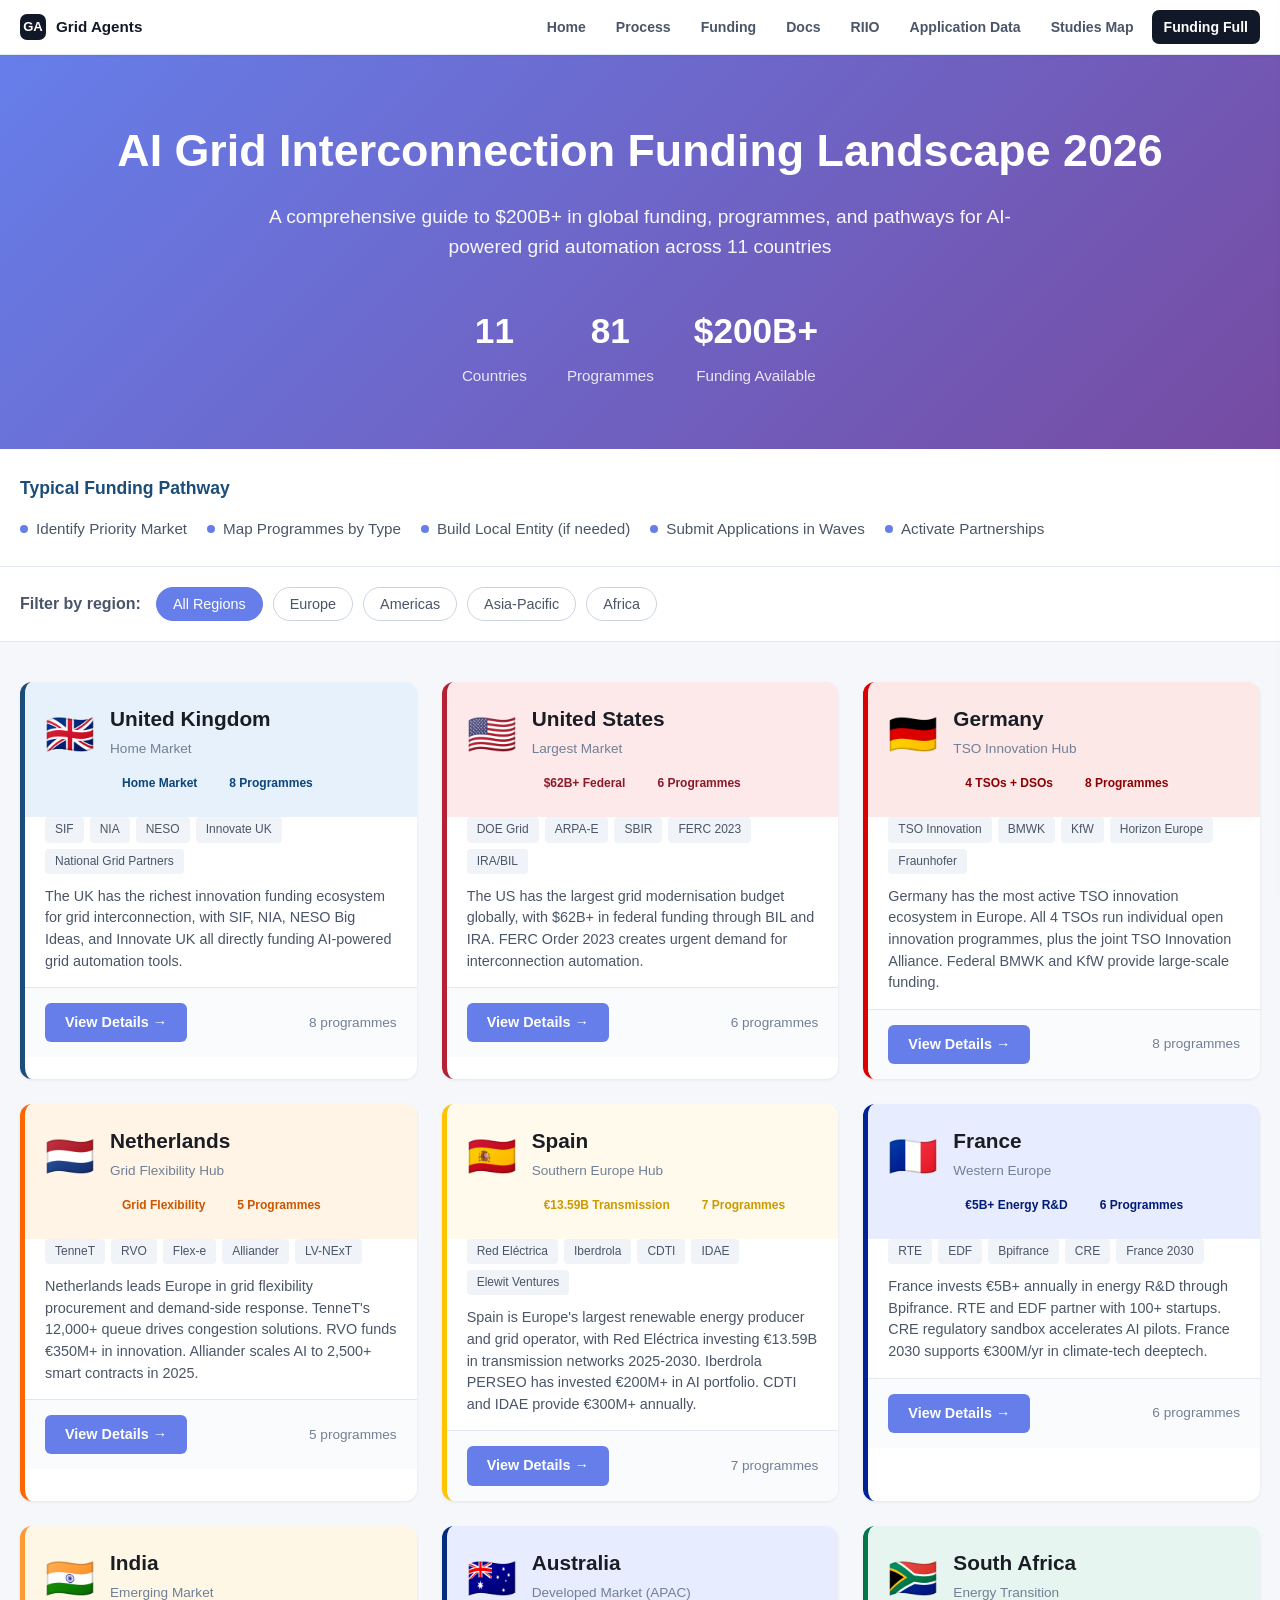
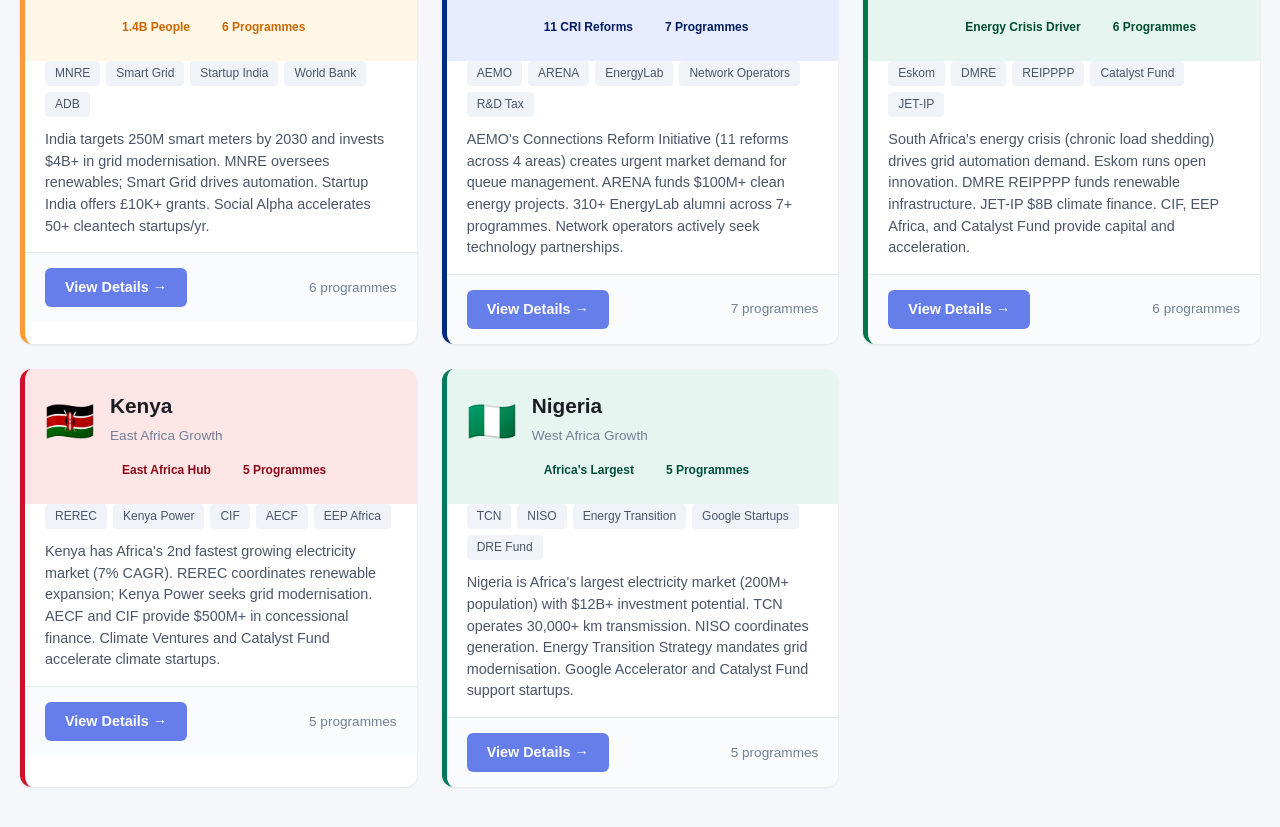
<file: AI_Grid_Interconnection_Funding_Landscape_2026.html>
<!-- Last updated: 2026-04-09 -->
<!DOCTYPE html>
<html lang="en">
<head>
  <meta charset="UTF-8">
  <meta name="viewport" content="width=device-width, initial-scale=1.0">
  <title>AI Grid Interconnection Funding Landscape 2026</title>
  <link rel="stylesheet" href="common/site-nav.css">
  <script src="common/site-nav.js" defer></script>
  <style>
    * { margin: 0; padding: 0; box-sizing: border-box; }
    body { font-family: -apple-system, BlinkMacSystemFont, 'Segoe UI', Roboto, 'Helvetica Neue', sans-serif; background: #f5f7fa; color: #1a1d23; line-height: 1.6; overflow-x: hidden; }
    .container { max-width: 1400px; margin: 0 auto; padding: 0 20px; }

    /* HERO */
    .hero { background: linear-gradient(135deg, #667eea 0%, #764ba2 100%); color: white; padding: 60px 20px; text-align: center; }
    .hero h1 { font-size: 2.8em; margin-bottom: 15px; font-weight: 700; overflow-wrap: anywhere; }
    .hero p { font-size: 1.2em; opacity: 0.95; margin-bottom: 30px; max-width: 800px; margin-left: auto; margin-right: auto; }
    .hero-stats { display: flex; justify-content: center; gap: 40px; flex-wrap: wrap; margin-top: 40px; }
    .stat-item { text-align: center; }
    .stat-number { font-size: 2.2em; font-weight: 700; }
    .stat-label { font-size: 0.95em; opacity: 0.85; margin-top: 5px; }

    /* FLOW BANNER */
    .flow-banner { background: #fff; border-bottom: 1px solid #e2e8f0; padding: 25px 20px; }
    .flow-content { max-width: 1400px; margin: 0 auto; }
    .flow-title { font-size: 1.1em; font-weight: 600; color: #1b4d7a; margin-bottom: 15px; }
    .flow-steps { display: flex; gap: 20px; flex-wrap: wrap; }
    .flow-step { display: flex; align-items: center; gap: 8px; font-size: 0.95em; color: #4a5568; }
    .flow-step::before { content: ''; display: inline-block; width: 8px; height: 8px; background: #667eea; border-radius: 50%; flex-shrink: 0; }

    /* FILTER BAR */
    .filter-bar { background: white; padding: 20px; border-bottom: 1px solid #e2e8f0; }
    .filter-container { max-width: 1400px; margin: 0 auto; display: flex; gap: 15px; align-items: center; flex-wrap: wrap; }
    .filter-label { font-weight: 600; color: #4a5568; }
    .filter-buttons { display: flex; gap: 10px; flex-wrap: wrap; }
    .filter-btn { padding: 8px 16px; border: 1px solid #cbd5e0; background: white; border-radius: 20px; cursor: pointer; font-size: 0.9em; transition: all 0.2s; color: #4a5568; }
    .filter-btn:hover { border-color: #667eea; color: #667eea; }
    .filter-btn.active { background: #667eea; color: white; border-color: #667eea; }

    /* CARDS GRID */
    .grid-container { max-width: 1400px; margin: 0 auto; padding: 40px 20px; }
    .cards-grid { display: grid; grid-template-columns: repeat(auto-fill, minmax(min(380px, 100%), 1fr)); gap: 25px; }
    .country-card { min-width: 0; background: white; border-radius: 12px; box-shadow: 0 1px 3px rgba(0,0,0,0.08); overflow: hidden; cursor: pointer; transition: all 0.3s; border-left: 5px solid #ccc; }
    .country-card:hover { box-shadow: 0 4px 12px rgba(0,0,0,0.12); transform: translateY(-2px); }

    .card-header { padding: 20px; display: flex; align-items: flex-start; gap: 15px; }
    .card-icon { font-size: 2.5em; flex-shrink: 0; }
    .card-titles { flex: 1; min-width: 0; }
    .card-name { font-size: 1.3em; font-weight: 700; color: #1a1d23; }
    .card-type { font-size: 0.85em; color: #718096; margin-top: 3px; }
    .card-badges { display: flex; gap: 8px; margin-top: 10px; flex-wrap: wrap; }
    .card-badge { display: inline-block; padding: 4px 12px; border-radius: 12px; font-size: 0.75em; font-weight: 600; }

    .card-body { padding: 0 20px 15px; }
    .card-tags { display: flex; gap: 6px; flex-wrap: wrap; margin-bottom: 12px; }
    .card-tag { display: inline-block; padding: 3px 10px; background: #f0f4f8; border-radius: 4px; font-size: 0.75em; color: #4a5568; }
    .card-desc { font-size: 0.9em; line-height: 1.5; color: #4a5568; }

    .card-footer { padding: 15px 20px; border-top: 1px solid #e2e8f0; background: #fafbfc; display: flex; justify-content: space-between; align-items: center; gap: 12px; }
    .card-detail-btn { background: #667eea; color: white; border: none; padding: 8px 20px; border-radius: 6px; cursor: pointer; font-size: 0.9em; font-weight: 600; transition: background 0.2s; }
    .card-detail-btn:hover { background: #5568d3; }
    .card-count { font-size: 0.85em; color: #718096; }

    /* DETAIL PANEL */
    .detail-panel { position: fixed; top: 0; right: -520px; width: 500px; height: 100vh; background: white; box-shadow: -4px 0 20px rgba(0,0,0,0.15); overflow-y: auto; transition: right 0.3s ease; z-index: 1000; padding-bottom: 40px; }
    .detail-panel.open { right: 0; }
    @media (max-width: 768px) {
      .hero { padding: 44px 20px; }
      .hero h1 { font-size: 2em; }
      .grid-container { padding: 28px 20px; }
      .card-footer { flex-wrap: wrap; }
      .detail-panel { width: 100%; right: -100%; }
    }

    .panel-header { padding: 20px; border-bottom: 1px solid #e2e8f0; display: flex; align-items: center; gap: 15px; }
    .panel-icon { font-size: 2.2em; }
    .panel-titles { flex: 1; }
    .panel-title { font-size: 1.5em; font-weight: 700; color: #1a1d23; }
    .panel-subtitle { font-size: 0.9em; color: #718096; margin-top: 3px; }
    .panel-close { background: none; border: none; font-size: 1.5em; cursor: pointer; color: #718096; transition: color 0.2s; }
    .panel-close:hover { color: #1a1d23; }

    .panel-tabs { display: flex; border-bottom: 1px solid #e2e8f0; background: #fafbfc; }
    .panel-tab { flex: 1; padding: 15px; text-align: center; cursor: pointer; border-bottom: 3px solid transparent; color: #718096; font-weight: 500; transition: all 0.2s; }
    .panel-tab.active { color: #667eea; border-bottom-color: #667eea; }

    .panel-content { padding: 20px; }
    .tab-pane { display: none; }
    .tab-pane.active { display: block; }

    .studies-list { display: flex; flex-direction: column; gap: 15px; }
    .study-item { background: #f8fafc; border: 1px solid #e2e8f0; border-radius: 8px; padding: 12px; cursor: pointer; transition: all 0.2s; }
    .study-item:hover { background: #eef2f7; border-color: #cbd5e0; }
    .study-label { font-weight: 600; color: #1a1d23; font-size: 0.95em; }
    .study-hint { font-size: 0.8em; color: #718096; margin-top: 4px; }

    .study-detail { background: white; border: 2px solid #e2e8f0; border-radius: 8px; padding: 15px; margin-top: 15px; }
    .study-detail-text { font-size: 0.9em; line-height: 1.6; color: #2d3748; }
    .study-detail-text strong { color: #1a1d23; }
    .study-detail-text .section-label { display: block; font-weight: 600; color: #1b4d7a; margin-top: 10px; margin-bottom: 4px; font-size: 13px; }

    .workflow-step { margin-bottom: 20px; padding-bottom: 20px; border-bottom: 1px solid #e2e8f0; }
    .workflow-step:last-child { border-bottom: none; }
    .step-title { font-weight: 600; color: #1a1d23; font-size: 0.95em; margin-bottom: 5px; }
    .step-detail { font-size: 0.85em; color: #718096; margin-bottom: 8px; }
    .step-tag { display: inline-block; padding: 4px 10px; border-radius: 12px; font-size: 0.75em; font-weight: 600; color: white; }

    .faq-item { margin-bottom: 20px; padding-bottom: 20px; border-bottom: 1px solid #e2e8f0; }
    .faq-item:last-child { border-bottom: none; }
    .faq-q { font-weight: 600; color: #1a1d23; margin-bottom: 8px; font-size: 0.95em; }
    .faq-a { font-size: 0.85em; color: #4a5568; line-height: 1.6; }

    .note-box { background: #fffbeb; border-left: 4px solid #fcd34d; padding: 15px; border-radius: 6px; margin-bottom: 20px; font-size: 0.9em; color: #78350f; line-height: 1.6; }

    /* LINK BOX STYLING */
    .link-box { display: inline-flex; align-items: center; gap: 6px; background: #e8f4fd; border: 1px solid #b3d9f2; border-radius: 6px; padding: 6px 12px; margin: 4px 4px; font-size: 0.8em; text-decoration: none; color: #1565c0; transition: all 0.15s; white-space: nowrap; }
    .link-box:hover { background: #d0eafc; border-color: #90c9ed; }
    .link-box::before { content: '🔗'; font-size: 10px; }
    .links-row { display: flex; flex-wrap: wrap; gap: 4px; margin-top: 10px; }

    /* MARKDOWN COPY */
    .markdown-section { margin-top: 20px; padding-top: 20px; border-top: 1px solid #e2e8f0; }
    .copy-btn { background: #667eea; color: white; border: none; padding: 10px 20px; border-radius: 6px; cursor: pointer; font-size: 0.9em; font-weight: 600; transition: background 0.2s; }
    .copy-btn:hover { background: #5568d3; }
    .copy-btn.copied { background: #48bb78; }
    .markdown-output { background: #f7fafc; border: 1px solid #cbd5e0; border-radius: 6px; padding: 15px; margin-top: 10px; font-family: 'Monaco', 'Menlo', monospace; font-size: 0.8em; color: #2d3748; max-height: 400px; overflow-y: auto; white-space: pre-wrap; word-break: break-word; }
  </style>
</head>
<body>

<div class="hero">
  <h1>AI Grid Interconnection Funding Landscape 2026</h1>
  <p>A comprehensive guide to $200B+ in global funding, programmes, and pathways for AI-powered grid automation across 11 countries</p>
  <div class="hero-stats">
    <div class="stat-item">
      <div class="stat-number">11</div>
      <div class="stat-label">Countries</div>
    </div>
    <div class="stat-item">
      <div class="stat-number">81</div>
      <div class="stat-label">Programmes</div>
    </div>
    <div class="stat-item">
      <div class="stat-number">$200B+</div>
      <div class="stat-label">Funding Available</div>
    </div>
  </div>
</div>

<div class="flow-banner">
  <div class="flow-content">
    <div class="flow-title">Typical Funding Pathway</div>
    <div class="flow-steps">
      <div class="flow-step">Identify Priority Market</div>
      <div class="flow-step">Map Programmes by Type</div>
      <div class="flow-step">Build Local Entity (if needed)</div>
      <div class="flow-step">Submit Applications in Waves</div>
      <div class="flow-step">Activate Partnerships</div>
    </div>
  </div>
</div>

<div class="filter-bar">
  <div class="filter-container">
    <span class="filter-label">Filter by region:</span>
    <div class="filter-buttons">
      <button class="filter-btn active" onclick="filterRegion('all', this)">All Regions</button>
      <button class="filter-btn" onclick="filterRegion('europe', this)">Europe</button>
      <button class="filter-btn" onclick="filterRegion('americas', this)">Americas</button>
      <button class="filter-btn" onclick="filterRegion('apac', this)">Asia-Pacific</button>
      <button class="filter-btn" onclick="filterRegion('africa', this)">Africa</button>
    </div>
  </div>
</div>

<div class="grid-container">
  <div class="cards-grid" id="cardsGrid"></div>
</div>

<div class="detail-panel" id="detailPanel">
  <div class="panel-header">
    <div class="panel-icon" id="panelIcon"></div>
    <div class="panel-titles">
      <div class="panel-title" id="panelTitle"></div>
      <div class="panel-subtitle" id="panelSubtitle"></div>
    </div>
    <button class="panel-close" onclick="closePanel()">&times;</button>
  </div>

  <div class="panel-tabs">
    <div class="panel-tab active" onclick="switchTab('programmes', this)">Programmes</div>
    <div class="panel-tab" onclick="switchTab('pathway', this)">Application Pathway</div>
    <div class="panel-tab" onclick="switchTab('faq', this)">FAQ</div>
    <div class="panel-tab" onclick="switchTab('note', this)">Strategy Note</div>
  </div>

  <div class="panel-content">
    <div class="tab-pane active" id="tab-programmes">
      <div class="studies-list" id="studiesList"></div>
    </div>

    <div class="tab-pane" id="tab-pathway">
      <div id="workflowContent"></div>
    </div>

    <div class="tab-pane" id="tab-faq">
      <div id="faqContent"></div>
    </div>

    <div class="tab-pane" id="tab-note">
      <div id="noteContent"></div>
    </div>
  </div>
</div>

<script>
const DATA = [
  {
    id:"uk", name:"United Kingdom", full:"United Kingdom — Ofgem, NESO & DNO Innovation Ecosystem", vendor:"Ofgem · NESO · DNOs · Innovate UK", type:"Home Market",
    icon:"🇬🇧", accentColor:"#1B4D7A", accentBg:"#E6F1FB", badgeColor:"#E6F1FB", badgeText:"#0C447C",
    badge:"Home Market", badge2:"8 Programmes", tags:["europe"],
    sub:"The UK has the richest innovation funding ecosystem for grid interconnection, with SIF, NIA, NESO Big Ideas, and Innovate UK all directly funding AI-powered grid automation tools.",
    cardTags:["SIF","NIA","NESO","Innovate UK","National Grid Partners"],
    desc:"As the home market, the UK offers the most accessible funding routes. The Strategic Innovation Fund (SIF) provides multimillion-pound funding across 3 phases. Every DNO/TNO holds ring-fenced Network Innovation Allowance (NIA) budgets of £50K–£2M. NESO's Big Ideas pipeline feeds directly into funded projects. National Grid Partners has committed $100M specifically to AI for grid interconnection. The Energy Networks Innovation Taskforce launches new challenges in April 2026.",
    studies:[
      {label:"Ofgem Strategic Innovation Fund (SIF)", hint:"Up to £6M across 3 phases",
       text:"<span class='section-label'>What it does</span>SIF is Ofgem's flagship innovation programme, replacing the former NIC. It funds projects across three phases: Discovery (up to £150K, ~5 months), Alpha (up to £500K-£1M, ~8-9 months), and Beta (multimillion-pound, up to 5 years). Overall investment target: £450M by 2028. Three application windows per year for all phases.<span class='section-label'>Why it matters</span>SIF is the single largest innovation funding route in UK energy, specifically designed for network-level problems including connection queue management and grid capacity optimisation.<span class='section-label'>How to apply</span>A UK startup typically partners with a DNO (e.g. UKPN, SSEN, NGET) who acts as the licence holder. The DNO submits the SIF application with the startup as the technology delivery partner.<div class='links-row'><a class='link-box' href='https://www.ofgem.gov.uk/energy-regulation/technology-and-innovation/innovation/apply-strategic-innovation-fund-sif' target='_blank'>Ofgem SIF Application</a><a class='link-box' href='https://apply-for-innovation-funding.service.gov.uk/' target='_blank'>Innovate UK Funding Portal</a><a class='link-box' href='https://iuk-business-connect.org.uk/programme/ofgem-strategic-innovation-fund/' target='_blank'>IUK Business Connect — SIF</a><a class='link-box' href='https://www.ofgem.gov.uk/strategic-innovation-fund-sif' target='_blank'>SIF Main Page</a></div>"},
      {label:"Network Innovation Allowance (NIA)", hint:"£50K–£2M per project, rolling",
       text:"<span class='section-label'>What it does</span>Each DNO and TNO holds ring-fenced budgets for smaller, faster innovation projects. NIA requires only a 6-page proposal submitted directly to the network operator's innovation team. Each operator has independent budget and decision authority.<span class='section-label'>Why it matters</span>NIA is the fastest route to a funded pilot in the UK energy sector. There's no central competition — submit directly to any DNO.<span class='section-label'>Individual DNO Innovation Portals</span><div class='links-row'><a class='link-box' href='https://innovation.ukpowernetworks.co.uk/network-innovation-allowance' target='_blank'>UKPN NIA Portal</a><a class='link-box' href='https://www.ssen-transmission.co.uk/about-us/innovation/' target='_blank'>SSEN Transmission Innovation</a><a class='link-box' href='https://ssen-innovation.co.uk/' target='_blank'>SSEN Innovation Hub</a><a class='link-box' href='https://www.nationalgrid.com/electricity-transmission/innovation' target='_blank'>National Grid ET Innovation</a><a class='link-box' href='https://www.nationalgrid.co.uk/innovation' target='_blank'>National Grid ED (WPD) Innovation</a><a class='link-box' href='https://www.northernpowergrid.com/innovation' target='_blank'>Northern Powergrid Innovation</a><a class='link-box' href='https://www.spenergynetworks.co.uk/pages/innovation.aspx' target='_blank'>SP Energy Networks Innovation</a><a class='link-box' href='https://www.enwl.co.uk/innovation/' target='_blank'>Electricity North West Innovation</a><a class='link-box' href='https://smarter.energynetworks.org/' target='_blank'>ENA Smarter Networks Portal</a></div>"},
      {label:"NESO Innovation Programme", hint:"Big Ideas + NIA/SIF routing",
       text:"<span class='section-label'>What it does</span>NESO (National Energy System Operator) runs an innovation pipeline built on 6 priorities: Demand-side flexibility, Digitalisation & AI, System security, Whole systems integration, Regional networks, and Long-term resilience. The Big Ideas portal accepts submissions continuously — NESO assesses alignment and routes to appropriate funding (NIA or SIF).<span class='section-label'>Why it matters</span>Grid connection reforms are expected to unlock £40B/yr in clean investment (283 GW generation/storage, 99 GW demand). AI for queue management directly matches Priority 2. NESO has run 61 NIA projects, 15 SIF projects, and 83 Big Ideas.<div class='links-row'><a class='link-box' href='https://www.neso.energy/about/innovation/get-involved-neso-innovation' target='_blank'>NESO — Get Involved</a><a class='link-box' href='https://www.neso.energy/industry-information/connections-reform' target='_blank'>NESO Connections Reform</a></div>"},
      {label:"National Grid Partners $100M AI Fund", hint:"Corporate VC, $100M committed",
       text:"<span class='section-label'>What it does</span>National Grid Partners committed $100M in March 2025 specifically to invest in AI startups advancing energy. This is corporate venture capital — they take equity stakes. NGP has invested $150M+ in 18 AI startups since founding in 2018; 37% of portfolio is now AI-focused.<span class='section-label'>Why it matters</span>NGP explicitly named grid interconnection as 'the biggest challenge facing renewable energy'. Queue management and capacity increase are stated priorities. National Grid operates in both UK and US.<div class='links-row'><a class='link-box' href='https://www.ngpartners.com/' target='_blank'>National Grid Partners</a><a class='link-box' href='https://www.nationalgrid.com/media-centre/press-releases/national-grid-partners-commits-100-million-invest-ai-startups-advancing-future-energy' target='_blank'>$100M Announcement</a></div>"},
      {label:"Innovate UK Innovation Loans", hint:"£100K–£5M, 7.4% interest",
       text:"<span class='section-label'>What it does</span>Innovate UK offers loans of £100K–£5M for UK-registered SMEs. Interest rate: 3.7% during project period, 7.4% during 7-year repayment. No personal guarantees required. Net Zero, health & wellbeing, and digital tech are named focus areas.<span class='section-label'>Why it matters</span>Unlike grants, loans don't dilute equity. Consistent availability with regular rounds.<div class='links-row'><a class='link-box' href='https://apply-for-innovation-funding.service.gov.uk/competition/2373/overview/609dc5dd-d3e8-4f51-af3a-3eb1b3314710' target='_blank'>Round 25 Application</a><a class='link-box' href='https://iuk-business-connect.org.uk/programme/innovation-loans/' target='_blank'>Innovation Loans Info</a></div>"},
      {label:"Energy Networks Innovation Taskforce", hint:"Launching April 2026, 5-year challenges",
       text:"<span class='section-label'>What it does</span>A joint Ofgem + Innovate UK initiative publishing innovation challenges that remain open for 5 years. Formally launched November 2025, with first challenges due April 2026. Focus: grid connection delays, smart/resilient/affordable net-zero systems. Bold, high-risk ideas explicitly encouraged.<div class='links-row'><a class='link-box' href='https://www.ofgem.gov.uk/blog/launching-energy-networks-innovation-taskforce' target='_blank'>Ofgem Taskforce Blog</a><a class='link-box' href='https://iuk-business-connect.org.uk/' target='_blank'>Innovate UK Business Connect</a></div>"},
      {label:"Ofgem Regulatory Sandbox", hint:"No funding — regulatory cover",
       text:"<span class='section-label'>What it does</span>Provides bespoke regulatory guidance, comfort letters, derogations, and market entry confirmation. No direct funding — the value is in testing AI-assisted decision support within regulated connection processes. 5 sandboxes granted to date. An AI Technical Sandbox pilot (12-month trial) is also being consulted on.<div class='links-row'><a class='link-box' href='https://www.ofgem.gov.uk/energy-regulation-sandbox' target='_blank'>Ofgem Sandbox</a><a class='link-box' href='https://www.ofgem.gov.uk/consultation/ai-technical-sandbox' target='_blank'>AI Technical Sandbox Consultation</a></div>"},
      {label:"EIC Accelerator (via Horizon Europe)", hint:"Up to €2.5M grant (UK: grant-only)",
       text:"<span class='section-label'>What it does</span>The European Innovation Council Accelerator provides up to €2.5M in grant funding. Since UK became an Associated Country in January 2024, UK companies can access the grant component only (not equity). Competitive: ~3-5% success rate.<span class='section-label'>Important correction</span>EIC Accelerator does NOT require consortium partners — applicants must be single legal entities. No multi-entity structure needed.<div class='links-row'><a class='link-box' href='https://eic.ec.europa.eu/eic-funding-opportunities/eic-accelerator_en' target='_blank'>EIC Accelerator</a><a class='link-box' href='https://ec.europa.eu/info/funding-tenders/opportunities/portal/' target='_blank'>EU Funding Portal</a></div>"}
    ],
    workflow:[
      {step:"Register on Innovate UK / Ofgem portals", detail:"Create accounts on apply-for-innovation-funding.service.gov.uk and the NESO innovation portal", tag:"Week 1", tagColor:"#1B7A3D"},
      {step:"Map DNO innovation contacts", detail:"Identify innovation leads at UKPN, SSEN, NGET, WPD, NPG. Use smarter.energynetworks.org registry", tag:"Week 1-2", tagColor:"#1B7A3D"},
      {step:"Submit NESO Big Idea", detail:"Complete submission via NESO innovation portal. NESO responds in 4-6 weeks", tag:"Week 2", tagColor:"#2E75B6"},
      {step:"Prepare NIA proposal", detail:"6-page max proposal to target DNO. Fastest funding route", tag:"Week 3-4", tagColor:"#2E75B6"},
      {step:"Apply to SIF Discovery", detail:"Partner with DNO licence holder. Submit via Innovate UK portal when challenge round opens", tag:"Month 2", tagColor:"#D4A017"},
      {step:"Approach National Grid Partners", detail:"VC pitch — prepare deck, demo, and traction metrics", tag:"Month 2-3", tagColor:"#D4A017"},
      {step:"Apply for Innovation Loans", detail:"£100K-£5M at 7.4%. Check for latest round", tag:"Month 3", tagColor:"#C0392B"},
      {step:"Monitor Taskforce Challenges", detail:"New 5-year challenges launching April 2026", tag:"Ongoing", tagColor:"#6B6A64"}
    ],
    faq:[
      {q:"Can a startup apply directly to SIF, or do we need a DNO partner?", a:"You need a DNO or TNO licence holder as the lead applicant. However, the startup typically does all the technical work and receives the majority of the funding. DNOs actively seek partners — approach their innovation teams directly. UKPN, SSEN, and NGET are the most active."},
      {q:"What's the fastest route to funded pilot in the UK?", a:"The Network Innovation Allowance (NIA) is the fastest. A 6-page proposal submitted directly to a DNO can be approved relatively quickly. There's no central competition — each DNO has its own budget. Start with UKPN's innovation portal or NESO's Big Ideas submission."},
      {q:"Is Horizon Europe accessible post-Brexit?", a:"Yes. The UK became an Associated Country in January 2024. UK companies can participate in and even lead Horizon Europe consortia. The key limitation is that UK companies can only access grant funding (not EIC equity). For EIC Accelerator, you apply as a single entity — no consortium needed."},
      {q:"How much is National Grid Partners investing per company?", a:"NGP hasn't published per-company amounts from the $100M fund. As corporate VC, typical energy-tech investments range from $2M–$15M at Series A/B. They explicitly named grid interconnection queue management as a priority. Approach as a VC deal with a pitch deck and product demo."},
      {q:"What's the Energy Networks Innovation Taskforce?", a:"A joint Ofgem + Innovate UK initiative launched November 2025. It will publish innovation challenges that stay open for 5 years. Focus areas include grid connection delays and smart grid systems. First challenges expected April 2026."}
    ],
    note:"The UK is the home market and most accessible funding landscape. Prioritise NIA for speed, SIF for scale, and NESO for strategic alignment. National Grid Partners represents the largest single investment opportunity at $100M."
  },
  {
    id:"usa", name:"United States", full:"United States — DOE, FERC & RTO/ISO Innovation", vendor:"DOE · ARPA-E · SBIR · RTOs/ISOs", type:"Largest Market",
    icon:"🇺🇸", accentColor:"#B22234", accentBg:"#FDE8EA", badgeColor:"#FDE8EA", badgeText:"#8B1A28",
    badge:"$62B+ Federal", badge2:"6 Programmes", tags:["americas"],
    sub:"The US has the largest grid modernisation budget globally, with $62B+ in federal funding through BIL and IRA. FERC Order 2023 creates urgent demand for interconnection automation.",
    cardTags:["DOE Grid","ARPA-E","SBIR","FERC 2023","IRA/BIL"],
    desc:"Federal funding through DOE's Grid Deployment Office ($20.5B), ARPA-E ($420M/yr), and SBIR ($4B+ across agencies) provides massive scale. FERC Order 2023 mandates cluster study reforms creating market demand for AI queue management. RTOs/ISOs like PJM, MISO, CAISO, and ERCOT are actively seeking technology partners. A US subsidiary ($1.5-3K) unlocks all federal programmes.",
    studies:[
      {label:"DOE Grid Resilience & Innovation Partnerships (GRIP)", hint:"$10.5B for grid modernisation",
       text:"<span class='section-label'>What it does</span>GRIP is the largest single grid modernisation programme in US history, funded by the Bipartisan Infrastructure Law. $10.5B across three tracks: Grid Resilience Grants, Smart Grid Grants, and Grid Innovation Program. In October 2024, $4.2B was awarded to 46 projects across 47 states.<span class='section-label'>Why it matters</span>Smart Grid Grants specifically fund AI-powered grid management, predictive analytics, and automation. Requires a US-based entity.<div class='links-row'><a class='link-box' href='https://www.energy.gov/gdo/grid-resilience-and-innovation-partnerships-grip-program' target='_blank'>DOE GRIP Portal</a><a class='link-box' href='https://www.energy.gov/gdo/grid-resilience-and-innovation-partnerships-grip-program-projects' target='_blank'>GRIP Projects</a></div>"},
      {label:"ARPA-E (Advanced Research Projects Agency - Energy)", hint:"$420M annual, transformative projects",
       text:"<span class='section-label'>What it does</span>ARPA-E funds high-risk, high-reward energy technology R&D. Annual budget ~$420M (FY2024-25). Relevant programmes include PERFORM (grid reliability analytics) and open topic calls. Awards typically $1M-$10M over 2-3 years. ~3% success rate.<span class='section-label'>Why it matters</span>Enormous prestige and credibility. AI-powered grid automation fits their transformative mandate. Requires a US entity.<div class='links-row'><a class='link-box' href='https://arpa-e-foa.energy.gov/' target='_blank'>ARPA-E eXCHANGE</a><a class='link-box' href='https://arpa-e.energy.gov/programs-and-initiatives/view-all-programs/perform' target='_blank'>PERFORM Programme</a></div>"},
      {label:"SBIR/STTR (Small Business Innovation Research)", hint:"$4B+ across agencies, Phase I/II/III",
       text:"<span class='section-label'>What it does</span>Largest small business R&D programme in the world. DOE SBIR alone awards ~$300M+ annually. Phase I: up to ~$275K for 6-12 months. Phase II: up to ~$1.1M for 2 years. Phase III: commercialisation (no limit).<span class='section-label'>Why it matters</span>Non-dilutive funding with clear concept-to-commercialisation pathway. DOE topics frequently include grid modernisation and AI for energy.<div class='links-row'><a class='link-box' href='https://www.sbir.gov/apply' target='_blank'>SBIR Apply</a><a class='link-box' href='https://www.energy.gov/cmei/ammto/small-business-innovation-research-sbir-and-small-business-technology-transfer-sttr' target='_blank'>DOE SBIR/STTR</a><a class='link-box' href='https://sam.gov/entity-registration' target='_blank'>SAM.gov Registration</a></div>"},
      {label:"FERC Order 2023 — Market Demand Driver", hint:"Regulatory mandate, not funding",
       text:"<span class='section-label'>What it does</span>FERC Order 2023 fundamentally reforms US interconnection: mandatory cluster studies, financial readiness requirements, increased deposits, strict timelines. All RTOs/ISOs implementing by 2025-2026. ~2,000 GW interconnection queue backlog.<span class='section-label'>Individual RTO/ISO Interconnection Portals</span><div class='links-row'><a class='link-box' href='https://www.pjm.com/Home/planning/services-requests/interconnection-queues' target='_blank'>PJM Interconnection Queue</a><a class='link-box' href='https://www.misoenergy.org/planning/resource-utilization/generator-interconnection/' target='_blank'>MISO Generator Interconnection</a><a class='link-box' href='https://www.caiso.com/generation-transmission/generation/generator-interconnection' target='_blank'>CAISO Interconnection</a><a class='link-box' href='https://www.spp.org/engineering/generator-interconnection/' target='_blank'>SPP Interconnection</a><a class='link-box' href='https://www.ercot.com/services/rq/integration' target='_blank'>ERCOT Resource Integration</a><a class='link-box' href='https://www.iso-ne.com/system-planning/interconnection-service' target='_blank'>ISO-NE Interconnection</a><a class='link-box' href='https://www.nyiso.com/interconnections' target='_blank'>NYISO Interconnections</a><a class='link-box' href='https://www.ferc.gov/explainer-interconnection-final-rule' target='_blank'>FERC Order 2023 Explainer</a></div>"},
      {label:"IRA Section 48C Advanced Energy Manufacturing Tax Credit", hint:"30% tax credit, $10B allocated",
       text:"<span class='section-label'>What it does</span>30% tax credit for investments in facilities manufacturing clean energy equipment. $10B total with $4B reserved for energy communities. Round 2 (Jan 2025): $6B to 140+ projects. Software companies building AI infrastructure for grid management may qualify.<div class='links-row'><a class='link-box' href='https://www.energy.gov/infrastructure/qualifying-advanced-energy-project-credit-48c-program' target='_blank'>DOE 48C Portal</a><a class='link-box' href='https://www.irs.gov/credits-deductions/businesses/advanced-energy-project-credit' target='_blank'>IRS 48C Credit</a></div>"},
      {label:"National Labs Partnership (NREL, PNNL, ANL)", hint:"CRADAs and licensing",
       text:"<span class='section-label'>What it does</span>DOE National Laboratories offer CRADAs, licensing, and Work-for-Others agreements. Labs have deep expertise in power systems modelling and AI for grid operations. International companies can participate though US companies have statutory preference.<div class='links-row'><a class='link-box' href='https://www.nrel.gov/workingwithus' target='_blank'>NREL Working With Us</a><a class='link-box' href='https://www.pnnl.gov/industry-partnerships' target='_blank'>PNNL Partnerships</a></div>"}
    ],
    workflow:[
      {step:"Establish US subsidiary", detail:"Delaware LLC or C-Corp, $1.5-3K setup. Required for most federal programmes", tag:"Month 1", tagColor:"#B22234"},
      {step:"Register on SAM.gov and sbir.gov", detail:"System for Award Management registration required for all federal funding", tag:"Month 1", tagColor:"#B22234"},
      {step:"Apply to DOE SBIR Phase I", detail:"Up to ~$275K feasibility study. Watch for grid modernisation topics", tag:"Month 2", tagColor:"#2E75B6"},
      {step:"Engage RTO/ISO innovation teams", detail:"Contact PJM, MISO, CAISO directly with FERC Order 2023 solution pitch", tag:"Month 2-3", tagColor:"#2E75B6"},
      {step:"Submit ARPA-E concept paper", detail:"When relevant FOA opens. High-risk, high-reward framing", tag:"When open", tagColor:"#D4A017"},
      {step:"Explore National Lab CRADAs", detail:"Contact NREL or PNNL Technology Transfer Offices", tag:"Month 3-4", tagColor:"#D4A017"},
      {step:"Apply to GRIP Smart Grid Grants", detail:"$10.5B programme — partner with US utility", tag:"When open", tagColor:"#1B7A3D"}
    ],
    faq:[
      {q:"Do I need a US entity to access federal funding?", a:"Yes, for almost all programmes. SBIR requires a US small business. DOE grants require US-based organisations. A Delaware LLC costs $1.5-3K and takes 1-2 weeks."},
      {q:"What does FERC Order 2023 mean for our product?", a:"It's the single biggest market driver. Mandates cluster studies instead of serial processing, creating massive computational demands. Every RTO/ISO is implementing it and actively seeking automation solutions."},
      {q:"How competitive is ARPA-E funding?", a:"Extremely — roughly 3% success rate. However, the prestige and funding level ($1M-$10M) make it worth pursuing. Frame your application around the step-change in interconnection processing speed that AI enables."},
      {q:"Can I partner with a National Lab without a US entity?", a:"Yes, CRADAs are available to international companies, though US companies have statutory preference. NREL and PNNL both have international partnership experience."},
      {q:"Which RTO/ISO should I target first?", a:"PJM (largest US RTO, massive queue) and MISO (facing worst backlog with multi-year study delays) are the highest-priority targets. Both are actively implementing FERC Order 2023 reforms."}
    ],
    note:"The US represents the largest market opportunity. FERC Order 2023 creates regulatory urgency. A Delaware LLC ($1.5-3K) unlocks access to the entire federal funding ecosystem including $10.5B GRIP and $4B+ SBIR."
  },
  {
    id:"germany", name:"Germany", full:"Germany — TSOs, BMWK & KfW Innovation Landscape", vendor:"TenneT · Amprion · 50Hertz · TransnetBW · BMWK", type:"TSO Innovation Hub",
    icon:"🇩🇪", accentColor:"#DD0000", accentBg:"#FDE8E8", badgeColor:"#FDE8E8", badgeText:"#8B0000",
    badge:"4 TSOs + DSOs", badge2:"8 Programmes", tags:["europe"],
    sub:"Germany has the most active TSO innovation ecosystem in Europe. All 4 TSOs run individual open innovation programmes, plus the joint TSO Innovation Alliance. Federal BMWK and KfW provide large-scale funding.",
    cardTags:["TSO Innovation","BMWK","KfW","Horizon Europe","Fraunhofer"],
    desc:"Each of Germany's 4 TSOs runs its own innovation programme open to international startups. TenneT is most active with rolling challenges and explicit AI/congestion focus. 50Hertz/Elia offers €50K PoC cash funding. The joint 8-TSO Innovation Alliance provides access to all major European transmission operators simultaneously. Federal programmes (BMWK, KfW Deutschlandfonds) require German entity but offer massive scale. German GmbH setup costs ~€25K minimum capital.",
    studies:[
      {label:"TenneT DE — Open Innovation", hint:"Rolling challenges, AI/congestion focus",
       text:"<span class='section-label'>What it does</span>TenneT operates 25,000+ km of high-voltage grid and runs rolling open innovation challenges. Recent themes include congestion forecasting (N-SIDE partnership), sustainability, and digital control. First programme (2023) received 57+ entries. €5.5B invested in H1 2025.<span class='section-label'>Why it matters</span>No nationality restriction. Submit a 2-minute pitch video. TenneT operates in both Germany and the Netherlands.<div class='links-row'><a class='link-box' href='https://magazines.tennet.eu/open-innovation-programme/' target='_blank'>TenneT Open Innovation</a></div>"},
      {label:"Amprion Innovation Programme", hint:"11,000km grid, western Germany",
       text:"<span class='section-label'>What it does</span>Amprion operates 11,000km of extra-high-voltage grid across western Germany. Innovation focuses on weather & grid resilience, predictive maintenance, and cross-border data pooling. Investment plan doubled to €27.5B through 2028.<span class='section-label'>Why it matters</span>Part of TSO Innovation Alliance. Open to direct partnership approaches. No nationality restriction.<div class='links-row'><a class='link-box' href='https://www.amprion.net/' target='_blank'>Amprion</a></div>"},
      {label:"50Hertz/Elia — Open Innovation Challenge", hint:"€50K PoC funding per winner",
       text:"<span class='section-label'>What it does</span>50Hertz (Elia Group, serving 18M people in eastern Germany) runs annual Open Innovation Challenges with €50,000 cash per winner for PoC development plus expert support. 2025 edition theme: 'People First'. Part of Elia Group's €12B+ CAPEX plan to 2030.<span class='section-label'>How to apply</span>Submit a 3-slide deck. Process: shortlisting → deep-dive → final pitch. Open worldwide.<div class='links-row'><a class='link-box' href='https://innovation.eliagroup.eu/en/how-we-work/open-innovation-challenges/' target='_blank'>Elia Innovation Portal</a></div>"},
      {label:"TransnetBW — TransNEXT Innovation", hint:"Innoloft platform, NEXTLab facility",
       text:"<span class='section-label'>What it does</span>TransnetBW runs TransNEXT via the Innoloft platform with a dedicated NEXTLab innovation campus in Wendlingen. Design Thinking methodology. No nationality restriction stated.<div class='links-row'><a class='link-box' href='https://transnetbw.innoloft.com/' target='_blank'>TransnetBW Innoloft</a></div>"},
      {label:"TSO Innovation Alliance (Joint 8-TSO)", hint:"8 European TSOs, open to all",
       text:"<span class='section-label'>What it does</span>Joint alliance of 8 European TSOs: TenneT, Amprion, 50Hertz/Elia, Terna (Italy), RTE (France), Swissgrid, Red Eléctrica (Spain). Launched July 2025. First programme: Weather & Grid Resilience.<span class='section-label'>How to apply</span>Submit 2-minute pitch video. No geographic restriction.<div class='links-row'><a class='link-box' href='https://challenges.rethinking-energy.org/spaces/34/pages/65' target='_blank'>TSO Alliance Platform</a></div>"},
      {label:"Westnetz/E.ON — Grid Innovation", hint:"Germany's largest DSO",
       text:"<span class='section-label'>What it does</span>Westnetz (E.ON subsidiary) is Germany's largest DSO. Grid Operation 4.0 deployed smart metering across 100+ local grids. XENON platform (gridX) for automated congestion resolution. Commercial vendor partnerships with no nationality restriction.<div class='links-row'><a class='link-box' href='https://www.gridx.ai/success-stories/westnetz-smart-grid-control-dso' target='_blank'>gridX/Westnetz Case Study</a></div>"},
      {label:"BMWK 8th Energy Research Programme", hint:"~€1.3B annually, continuous via easy-Online",
       text:"<span class='section-label'>What it does</span>Germany's federal energy research programme provides ~€1.3B annually across missions: Electricity Transition 2045, Grid Stability & Security, Energy System Digitalization. 50-100% of eligible costs covered.<span class='section-label'>Requirements</span>Requires German entity. Apply continuously via easy-Online portal.<div class='links-row'><a class='link-box' href='https://foerderportal.bund.de/easyonline/nutzungsbedingungen.jsf' target='_blank'>easy-Online Portal</a><a class='link-box' href='https://www.energieforschung.de/en/home' target='_blank'>Energy Research Programme</a></div>"},
      {label:"KfW Deutschlandfonds", hint:"Up to €50M per investment, €30B total",
       text:"<span class='section-label'>What it does</span>Launched December 2025. €1B for startups/scale-ups by 2030 (up to €50M per investment). €30B total public capital for economic transformation. Focus: DeepTech, AI, Climate Tech.<div class='links-row'><a class='link-box' href='https://www.kfw-capital.de/Investment-focus/Deutschlandfonds/' target='_blank'>KfW Deutschlandfonds</a><a class='link-box' href='https://www.bundesnetzagentur.de/ki' target='_blank'>BNetzA AI Service Desk</a><a class='link-box' href='https://www.fraunhofer.co.uk/' target='_blank'>Fraunhofer UK Research</a><a class='link-box' href='https://www.iee.fraunhofer.de/en/contact.html' target='_blank'>Fraunhofer IEE</a></div>"}
    ],
    workflow:[
      {step:"Submit to TenneT Open Innovation", detail:"2-min pitch video. No entity required. Fastest entry", tag:"Week 1", tagColor:"#1B7A3D"},
      {step:"Register on TSO Alliance platform", detail:"Create account on challenges.rethinking-energy.org", tag:"Week 1", tagColor:"#1B7A3D"},
      {step:"Apply to 50Hertz/Elia OIC", detail:"3-slide deck for €50K PoC. Watch for 2026 cycle", tag:"When open", tagColor:"#2E75B6"},
      {step:"Contact Westnetz/E.ON innovation team", detail:"Commercial partnership — no entity needed", tag:"Month 1-2", tagColor:"#2E75B6"},
      {step:"Engage Fraunhofer IEE/ISE", detail:"UK office in Glasgow. Contract R&D for AI grid research", tag:"Month 2-3", tagColor:"#D4A017"},
      {step:"Establish GmbH if pursuing federal funds", detail:"~€25K minimum capital. Unlocks BMWK and KfW", tag:"Month 3-6", tagColor:"#C0392B"},
      {step:"Apply to BMWK via easy-Online", detail:"~€1.3B/yr programme, continuous applications", tag:"After GmbH", tagColor:"#C0392B"}
    ],
    faq:[
      {q:"Can I apply to individual TSO programmes without a German entity?", a:"Yes. TenneT, Amprion, 50Hertz/Elia, and TransnetBW all accept international startups. The TSO Innovation Alliance is explicitly open worldwide. No German entity needed for these."},
      {q:"Which German TSO should I target first?", a:"TenneT — most active with rolling challenges, explicit AI/congestion focus, and the largest grid (25,000+ km). They also operate in the Netherlands. 50Hertz/Elia is second due to €50K PoC funding."},
      {q:"How much does it cost to set up a German GmbH?", a:"~€25,000 minimum share capital plus registration costs. Only worth it for BMWK or KfW programmes. Not needed for TSO innovation programmes."},
      {q:"What is the BNetzA AI Regulatory Sandbox?", a:"Germany's federal network agency is establishing AI regulatory sandboxes under the EU AI Act. The KI-Service Desk has been operational since July 2025, with permanent sandboxes by August 2026."},
      {q:"Is Fraunhofer accessible from the UK?", a:"Yes — Fraunhofer UK Research Ltd operates from Glasgow. IEE (energy systems) and ISE (solar/grid) institutes lead AI4Grids research."}
    ],
    note:"Germany's TSO innovation ecosystem is uniquely open to international startups. Prioritise TenneT and 50Hertz for direct engagement without entity setup. Federal programmes (BMWK, KfW) require German GmbH but offer massive scale."
  },
  {
    id:"netherlands", name:"Netherlands", full:"Netherlands — TenneT & RVO Flexibility & Grid Innovation", vendor:"TenneT · RVO · Alliander", type:"Grid Flexibility Hub",
    icon:"🇳🇱", accentColor:"#FF6600", accentBg:"#FFF4E6", badgeColor:"#FFF4E6", badgeText:"#CC5500",
    badge:"Grid Flexibility", badge2:"5 Programmes", tags:["europe"],
    sub:"Netherlands leads Europe in grid flexibility procurement and demand-side response. TenneT's 12,000+ queue drives congestion solutions. RVO funds €350M+ in innovation. Alliander scales AI to 2,500+ smart contracts in 2025.",
    cardTags:["TenneT","RVO","Flex-e","Alliander","LV-NExT"],
    desc:"TenneT operates both Dutch and German grids. Its congestion management service (take-and-feed) actively engages technology partners. RVO (Netherlands Enterprise Agency) runs €350M+ innovation portfolio across MOOI, Flex-e, and DEI+. Alliander, largest Dutch DSO, deployed gridX AI across 100+ local grids and is scaling XENON platform to 2,500 smart contracts in 2025. No local entity required for TenneT or Alliander partnerships.",
    studies:[
      {label:"TenneT NL Congestion Management", hint:"Demand-side response, take-and-feed",
       text:"<span class='section-label'>What it does</span>TenneT operates 12,000+ MW interconnection queue in the Netherlands. Launched 'take-and-feed' service (2024) that actively manages grid congestion through real-time flexibility dispatch. Commercial partnerships with tech providers — no nationality restriction.<span class='section-label'>Why it matters</span>Direct route to procure capacity reduction solutions. TenneT has explicit AI integration roadmap.<div class='links-row'><a class='link-box' href='https://www.tennet.eu/nl-en/markets/dutch-market/congestion-management-take-and-feed' target='_blank'>TenneT Take-and-Feed</a></div>"},
      {label:"RVO MOOI (Modernisation of Electricity Supply)", hint:"€90M+ fund, 3-year projects",
       text:"<span class='section-label'>What it does</span>Part of RVO's €350M innovation portfolio. MOOI specifically targets electricity grid modernisation including congestion management, predictive analytics, and AI integration. Grants up to €3M per project. €90M+ annually allocated.<span class='section-label'>How to apply</span>Requires Dutch partner entity. Annual calls with 6-8 week decision cycle.<div class='links-row'><a class='link-box' href='https://www.rvo.nl/subsidies-financiering/mooi/elektriciteit' target='_blank'>RVO MOOI Portal</a></div>"},
      {label:"LV-NExT (Low Voltage Network Exploration & Experimentation Toolkit)", hint:"DSO-led smart metering rollout",
       text:"<span class='section-label'>What it does</span>Consortium programme (2023-2027) deploying smart metering & AI forecasting across Dutch low-voltage networks. Open to technology partnerships. Focus: demand forecasting, congestion prediction, and automated response.<div class='links-row'><a class='link-box' href='https://lvnext.nl/' target='_blank'>LV-NExT Platform</a></div>"},
      {label:"RVO Flex-e (Flexibility Innovation)", hint:"€70M+ fund for demand response",
       text:"<span class='section-label'>What it does</span>€70M+ dedicated to flexibility and demand response innovation. Smaller projects (€100K-€500K) with rolling applications. Direct DSO partnerships. Explicit support for AI load forecasting and automated curtailment.<div class='links-row'><a class='link-box' href='https://www.rvo.nl/subsidies-financiering/flex-e' target='_blank'>Flex-e Fund</a></div>"},
      {label:"RVO DEI+ (Energy & Climate Innovation)", hint:"€80M+ for system-level projects",
       text:"<span class='section-label'>What it does</span>Broader energy innovation fund (€80M+). Supports grid digitalisation, system integration, and cross-sector energy projects. Consortia-based, larger scale.<div class='links-row'><a class='link-box' href='https://www.rvo.nl/subsidies-financiering/dei/energie-en-klimaatinnovaties' target='_blank'>DEI+ Portal</a></div>"}
    ],
    workflow:[
      {step:"Contact TenneT Commercial team", detail:"Direct partnership approach for congestion solutions. No entity required.", tag:"Week 1", tagColor:"#FF6600"},
      {step:"Join LV-NExT ecosystem", detail:"Register on LV-NExT platform. Access DSO test beds.", tag:"Week 1-2", tagColor:"#FF6600"},
      {step:"Engage Alliander innovation team", detail:"XENON platform partnership. Scaling from 100+ to 2,500 smart contracts in 2025.", tag:"Week 2-3", tagColor:"#2E75B6"},
      {step:"Apply to RVO Flex-e", detail:"€70M fund, rolling applications. Fast decision cycle (6-8 weeks).", tag:"Month 1", tagColor:"#2E75B6"},
      {step:"Apply to RVO MOOI", detail:"€90M fund. Requires Dutch partner entity.", tag:"Month 1-2", tagColor:"#D4A017"},
      {step:"Explore DEI+ for larger consortia", detail:"€80M fund. System-level projects with multiple partners.", tag:"Month 2-3", tagColor:"#D4A017"}
    ],
    faq:[
      {q:"Can we access RVO funding without a Dutch entity?", a:"You need at least one Dutch partner in the consortium. RVO-funded projects must be led by or include a Dutch organisation. Alliander and TenneT partnerships don't require this."},
      {q:"How active is TenneT in technology partnerships?", a:"Very active. They operate 12,000+ MW queue and explicitly use commercial technology partners for congestion management. The take-and-feed service (2024) is their primary commercial engagement vehicle."},
      {q:"What's the difference between Flex-e and MOOI?", a:"Flex-e targets flexibility/demand-response (€70M), with smaller projects and faster decisions. MOOI focuses on grid modernisation (€90M), with larger multiyear projects. Both are RVO-administered."},
      {q:"How many smart contracts is Alliander aiming to deploy?", a:"Alliander is scaling XENON (gridX AI) from 100+ contracts in 2024 to 2,500+ contracts in 2025. This represents exponential expansion of the addressable market."}
    ],
    note:"Netherlands is Europe's leading flexibility market. TenneT and Alliander partnerships don't require local entity. RVO funds (Flex-e, MOOI, DEI+) offer €240M+ but require Dutch partner."
  },
  {
    id:"spain", name:"Spain", full:"Spain — Red Eléctrica, Iberdrola & CDTI Innovation", vendor:"Red Eléctrica · Iberdrola · IDAE · CDTI", type:"Southern Europe Hub",
    icon:"🇪🇸", accentColor:"#FFC400", accentBg:"#FFFAEB", badgeColor:"#FFFAEB", badgeText:"#CC9900",
    badge:"€13.59B Transmission", badge2:"7 Programmes", tags:["europe"],
    sub:"Spain is Europe's largest renewable energy producer and grid operator, with Red Eléctrica investing €13.59B in transmission networks 2025-2030. Iberdrola PERSEO has invested €200M+ in AI portfolio. CDTI and IDAE provide €300M+ annually.",
    cardTags:["Red Eléctrica","Iberdrola","CDTI","IDAE","Elewit Ventures"],
    desc:"Red Eléctrica (REE) operates Spain's high-voltage grid and is investing €13.59B across 2025-2030 specifically for renewable integration. Elewit Ventures is REE's corporate venture arm. Iberdrola PERSEO international startup program has invested €200M+ with explicit AI focus. CDTI (national R&D agency) and IDAE (energy agency) provide €300M+ annually in grants. Spanish company registration takes 2-4 weeks.",
    studies:[
      {label:"Red Eléctrica Innovation Partnerships", hint:"€13.59B transmission investment 2025-2030",
       text:"<span class='section-label'>What it does</span>Red Eléctrica operates 48,000+ km of Spanish grid with explicit AI/digitalisation roadmap. €13.59B allocated to transmission networks 2025-2030. Direct vendor partnerships for grid automation, forecasting, and congestion management. Elewit Ventures (REE corporate venture) actively invests in energy-tech startups.<span class='section-label'>How to apply</span>Direct approach to REE Innovation team or pitch to Elewit Ventures as VC deal.<div class='links-row'><a class='link-box' href='https://www.redeia.com/en' target='_blank'>Red Eléctrica</a><a class='link-box' href='https://www.elewit.ventures/en' target='_blank'>Elewit Ventures</a></div>"},
      {label:"Iberdrola PERSEO", hint:"€200M+ invested in startup portfolio",
       text:"<span class='section-label'>What it does</span>International startup programme with €200M+ invested in AI, renewable integration, and grid management portfolio. Equity and strategic partnership model. Explicit focus on next-generation grid technologies.<span class='section-label'>Why it matters</span>Direct access to Europe's largest utility (81M customers). Iberdola operates in Spain, Portugal, UK, US, Mexico, and Brazil.<div class='links-row'><a class='link-box' href='https://www.iberdrola.com/innovation/international-startup-program-perseo' target='_blank'>Iberdrola PERSEO</a></div>"},
      {label:"CDTI R&D Funding (NEOTEC 2025+)", hint:"€300M+ annually, 40-75% subsidy",
       text:"<span class='section-label'>What it does</span>Spain's Centre for Industrial Technological Development. NEOTEC programme funds R&D projects in AI, climate, and energy. Grants cover 40-75% of eligible costs. €300M+ pool across all sectors. Rolling applications via online portal.<span class='section-label'>Requirements</span>Spanish company registration required (2-4 weeks to establish SL/SLU).<div class='links-row'><a class='link-box' href='https://sede.cdti.gob.es/' target='_blank'>CDTI Portal</a><a class='link-box' href='https://www.cdti.es/en/ayudas/neotec-2025' target='_blank'>NEOTEC 2025</a></div>"},
      {label:"IDAE Energy Innovation Grants", hint:"€200M+ fund, 50-75% subsidy",
       text:"<span class='section-label'>What it does</span>Spanish Institute for Energy Diversification & Saving. Dedicated innovation budget (€200M+) for grid modernisation, distributed energy, and AI integration. 50-75% cost coverage for approved projects.<div class='links-row'><a class='link-box' href='https://sede.idae.gob.es/' target='_blank'>IDAE Portal</a></div>"},
      {label:"ENISA (SME Growth Support)", hint:"€300M+ SME financing",
       text:"<span class='section-label'>What it does</span>Spanish state-owned entity providing quasi-equity loans (€300K-€1.5M) and growth financing for SMEs. No interest during growth phase. Explicit support for DeepTech and ClimaTech.<div class='links-row'><a class='link-box' href='https://portaldelcliente.enisa.es:8443/web/clientes/alta-solicitud' target='_blank'>ENISA Portal</a></div>"},
      {label:"Endesa Innovation (Enel Group)", hint:"€150M+ portfolio, 2,000+ employees R&D",
       text:"<span class='section-label'>What it does</span>Enel Group's Spanish utility Endesa runs open innovation with vendor partnerships. €150M+ portfolio. Joint ventures with startups in grid automation and forecasting.<div class='links-row'><a class='link-box' href='https://www.endesa.com/en/our-commitment/innovation/open-innovation' target='_blank'>Endesa Innovation</a></div>"},
      {label:"Horizon Europe (via Spain)", hint:"€95.5B EU programme, single entity eligible",
       text:"<span class='section-label'>What it does</span>UK companies can participate post-Brexit as Associated Country. Spain routes some funding via Spanish tech clusters. EIC Accelerator grants (€2.5M) available for Spanish-led consortia.<div class='links-row'><a class='link-box' href='https://ec.europa.eu/info/funding-tenders/opportunities/portal/' target='_blank'>EU Funding Portal</a></div>"}
    ],
    workflow:[
      {step:"Contact Red Eléctrica/Elewit", detail:"Pitch grid automation solution. €13.59B 2025-2030 transmission investment.", tag:"Week 1", tagColor:"#FFC400"},
      {step:"Approach Iberdrola PERSEO", detail:"Equity deal — prepare pitch deck, metrics, product demo.", tag:"Week 1-2", tagColor:"#FFC400"},
      {step:"Register Spanish company (SL or SLU)", detail:"2-4 weeks. €3-5K legal fees. Unlocks CDTI, IDAE, ENISA.", tag:"Month 1", tagColor:"#2E75B6"},
      {step:"Apply to CDTI NEOTEC 2025", detail:"€300M fund, 40-75% subsidy. Rolling applications.", tag:"Month 1-2", tagColor:"#2E75B6"},
      {step:"Apply to IDAE Energy Innovation", detail:"€200M fund, 50-75% coverage.", tag:"Month 2", tagColor:"#D4A017"},
      {step:"Engage Endesa partnership", detail:"Open innovation vendor partnerships.", tag:"Month 2-3", tagColor:"#D4A017"}
    ],
    faq:[
      {q:"What is Red Eléctrica's €13.59B investment targeting?", a:"Transmission network modernisation 2025-2030, with explicit focus on renewable integration, AI automation, and congestion management. This is the single largest grid infrastructure investment in Southern Europe."},
      {q:"How much has Iberdrola PERSEO invested to date?", a:"€200M+ in portfolio across AI, renewable integration, and grid tech startups. PERSEO explicitly positions grid interconnection queue management as a priority."},
      {q:"How quickly can I register a Spanish company?", a:"2-4 weeks for SL (Ltd) or SLU (limited liability sole trader). Costs €3-5K for legal registration. This unlocks access to CDTI (€300M), IDAE (€200M), and ENISA funding."},
      {q:"What's the difference between CDTI and IDAE grants?", a:"CDTI focuses on R&D and technology development (40-75% subsidy). IDAE focuses on energy innovation and deployment (50-75% subsidy). Both are worth applying to in parallel."},
      {q:"Can we pitch to multiple Spanish utilities?", a:"Yes. Red Eléctrica, Endesa, Iberdrola, and regional utilities all have independent innovation partnerships. They typically don't have exclusivity clauses for technology partnerships."}
    ],
    note:"Spain is Europe's renewable energy leader with €13.59B transmission investment 2025-2030. Elewit Ventures (REE) and Iberdrola PERSEO offer immediate VC access. Spanish registration (2-4 weeks) unlocks €500M+ in government grants (CDTI, IDAE, ENISA)."
  },
  {
    id:"france", name:"France", full:"France — RTE, EDF & Bpifrance Deep-Tech Funding", vendor:"RTE · EDF · Bpifrance · CRE", type:"Western Europe",
    icon:"🇫🇷", accentColor:"#002395", accentBg:"#E8ECFF", badgeColor:"#E8ECFF", badgeText:"#001B75",
    badge:"€5B+ Energy R&D", badge2:"6 Programmes", tags:["europe"],
    sub:"France invests €5B+ annually in energy R&D through Bpifrance. RTE and EDF partner with 100+ startups. CRE regulatory sandbox accelerates AI pilots. France 2030 supports €300M/yr in climate-tech deeptech.",
    cardTags:["RTE","EDF","Bpifrance","CRE","France 2030"],
    desc:"RTE operates 100,000+ km of transmission with explicit AI/forecasting roadmap. EDF Pulse Awards fund 50+ startups/yr across innovation areas. Bpifrance manages €300M/yr France 2030 Deep-Tech fund explicitly targeting AI, DeepTech, and ClimaTech. CRE (energy regulator) runs regulatory sandbox for AI pilots. ADEME provides €400M+ annually for energy transitions.",
    studies:[
      {label:"RTE Innovation & Partnerships", hint:"€5.5B annual investment, 100+ startups",
       text:"<span class='section-label'>What it does</span>RTE operates 100,000+ km French transmission grid. Runs open innovation programme with 100+ active startup partnerships. Explicit focus on forecasting, grid automation, and congestion management. €5.5B annual capex with AI integration mandate. Direct vendor partnerships, no nationality restriction.<span class='section-label'>Why it matters</span>Largest single European grid operator by capex. AI for congestion forecasting is named priority.<div class='links-row'><a class='link-box' href='https://www.rte-france.com/en/uninterrupted-flow-current/innovating-preparation-tomorrow-grid' target='_blank'>RTE Innovation</a></div>"},
      {label:"EDF Pulse Awards", hint:"€50M+ portfolio, strategic partnerships",
       text:"<span class='section-label'>What it does</span>EDF's international startup programme funding 50+ startups annually. €50M+ investment portfolio. Explicit support for grid modernisation, AI, and renewable integration. Equity and partnership options.<span class='section-label'>Why it matters</span>Access to Europe's largest utility (180M customers across 10 countries).<div class='links-row'><a class='link-box' href='https://www.edf.fr/en/pulse/edf-pulse-awards' target='_blank'>EDF Pulse Awards</a></div>"},
      {label:"Bpifrance France 2030 Deep-Tech", hint:"€300M/yr, AI & ClimaTech focus",
       text:"<span class='section-label'>What it does</span>Bpifrance (French development bank) administers France 2030 Deep-Tech fund: €300M/yr targeting AI, quantum, biotech, and climate innovation. Grants and equity financing available. Two-tier support: early-stage (€200K-€500K) and scale-up (€5M+).<span class='section-label'>Requirements</span>French company registration (SARL/SAS, €500 + 2-3 weeks). Alternatively, partnership with French company acceptable.<div class='links-row'><a class='link-box' href='https://www.bpifrance.fr/nos-appels-a-projets-concours/appel-a-projets-des-pionniers-de-lintelligence-artificielle' target='_blank'>Bpifrance AI Pioneers</a></div>"},
      {label:"CRE Regulatory Sandbox", hint:"No funding — regulatory cover for AI pilots",
       text:"<span class='section-label'>What it does</span>French energy regulator (CRE) operates regulatory sandbox for AI-assisted grid operations testing. Provides comfort letters and derogations. Identical to UK Ofgem sandbox in principle. Open to international companies with French partner.<div class='links-row'><a class='link-box' href='https://www.demarches-simplifiees.fr/commencer/dispositif-d-experimentation-reglementaire' target='_blank'>CRE Regulatory Sandbox</a></div>"},
      {label:"ADEME Energy Transition Funding", hint:"€400M+ annually for innovation",
       text:"<span class='section-label'>What it does</span>French Environment & Energy Management Agency. €400M+ annual budget for energy transitions, including grid modernisation, distributed generation, and smart systems. Grants (50-80% coverage) and low-interest loans available.<div class='links-row'><a class='link-box' href='https://www.ademe.fr/en/our-missions/funding/' target='_blank'>ADEME Funding</a></div>"},
      {label:"France 2030 (Broader Programme)", hint:"€300B sovereign investment plan",
       text:"<span class='section-label'>What it does</span>France 2030 is the national strategic investment plan (€300B total). Energy transition is a core pillar with €50B+ allocated. Administered through Bpifrance, local government, and sector agencies.<div class='links-row'><a class='link-box' href='https://www.info.gouv.fr/grand-dossier/france-2030-en/understanding-france-2030' target='_blank'>France 2030 Overview</a></div>"}
    ],
    workflow:[
      {step:"Contact RTE Innovation team", detail:"Direct pitch for grid automation. 100+ active partnerships.", tag:"Week 1", tagColor:"#002395"},
      {step:"Apply to EDF Pulse Awards", detail:"Strategic partnership or equity investment. €50M portfolio.", tag:"Week 1-2", tagColor:"#002395"},
      {step:"Engage CRE Regulatory Sandbox", detail:"Propose AI pilot with French utility partner.", tag:"Week 2-3", tagColor:"#2E75B6"},
      {step:"Register French company (optional)", detail:"SARL/SAS registration: €500 + 2-3 weeks. Unlocks Bpifrance funding.", tag:"Month 1", tagColor:"#2E75B6"},
      {step:"Apply to Bpifrance France 2030", detail:"€300M/yr fund. AI & Deep-Tech focus.", tag:"Month 1-2", tagColor:"#D4A017"},
      {step:"Apply to ADEME Energy Grants", detail:"€400M+ annual funding for transition projects.", tag:"Month 2-3", tagColor:"#D4A017"}
    ],
    faq:[
      {q:"Can we approach RTE without a French entity?", a:"Yes. RTE operates 100+ startup partnerships with no nationality restriction on direct vendor partnerships. However, you'll need French representation/contact for engagement."},
      {q:"How different is France 2030 from standard Bpifrance grants?", a:"France 2030 is the broader €300B national plan; Bpifrance administers the implementation. For startups, apply to Bpifrance's specific France 2030 Deep-Tech fund (€300M/yr)."},
      {q:"What's the CRE regulatory sandbox approval timeline?", a:"6-8 weeks for initial assessment. Once approved, pilots can run 12-24 months with regulatory cover and derogation letters."},
      {q:"How much capital does it cost to register a French SARL?", a:"€500 registration cost + 2-3 weeks. Minimum capital: €1 (symbolic). Much simpler than German GmbH or Spanish setup."},
      {q:"Does Bpifrance require French incorporation?", a:"No — you can partner with a French company and apply as a consortium, or register a French entity. Both routes are acceptable."}
    ],
    note:"France offers €5B+ in energy R&D funding with the lowest company registration barrier in Europe (€500 SARL). RTE + EDF partnerships don't require local entity. Bpifrance France 2030 (€300M/yr) unlocks massive Deep-Tech funding."
  },
  {
    id:"india", name:"India", full:"India — MNRE, PowerGrid & Smart Grid Innovation", vendor:"MNRE · Smart Grid · Startup India · Social Alpha", type:"Emerging Market",
    icon:"🇮🇳", accentColor:"#FF9933", accentBg:"#FFF7E6", badgeColor:"#FFF7E6", badgeText:"#CC6600",
    badge:"1.4B People", badge2:"6 Programmes", tags:["apac"],
    sub:"India targets 250M smart meters by 2030 and invests $4B+ in grid modernisation. MNRE oversees renewables; Smart Grid drives automation. Startup India offers £10K+ grants. Social Alpha accelerates 50+ cleantech startups/yr.",
    cardTags:["MNRE","Smart Grid","Startup India","World Bank","ADB"],
    desc:"India is deploying 250M smart meters by 2030 and investing $4B+ in grid modernisation under MNRE oversight. The National Smart Grid Mission (NSGM) coordinates grid automation across 13 states. Startup India provides £10K+ grants + incubation. Social Alpha's Techtonic platform accelerates 50+ cleantech startups annually through CEIIC (Climate Emergency Incubator). World Bank and ADB provide concessional finance. No local entity required for Startup India or accelerators; optional for MNRE partnerships.",
    studies:[
      {label:"MNRE Green Energy Corridors", hint:"$2B+ fund, transmission backbone",
       text:"<span class='section-label'>What it does</span>Ministry of New & Renewable Energy (MNRE) manages green energy corridors — transmission infrastructure to support 280+ GW renewable targets. Dedicated to enabling high renewable penetration. Grid management, forecasting, and congestion automation are core priorities.<span class='section-label'>Why it matters</span>India's renewable expansion creates massive AI/grid automation demand. Direct partnership opportunities with state utilities and independent power producers (IPPs).<div class='links-row'><a class='link-box' href='https://mnre.gov.in/en/green-energy-corridors/' target='_blank'>MNRE Green Energy Corridors</a></div>"},
      {label:"Smart Grid Mission India (NSGM)", hint:"13-state deployment, real-time monitoring",
       text:"<span class='section-label'>What it does</span>National Smart Grid Mission (2013-ongoing) deploying advanced metering, SCADA, and AI analytics across 13 states. 250M smart meters target by 2030. Vendor partnerships for forecasting, demand-side management, and automated response.<span class='section-label'>Why it matters</span>Largest smart metering rollout globally. Real-time grid operations data creates opportunities for AI-driven automation.<div class='links-row'><a class='link-box' href='https://www.nsgm.gov.in/' target='_blank'>Smart Grid Mission</a></div>"},
      {label:"Startup India Deep Tech Fund", hint:"£10K-£100K grants + incubation",
       text:"<span class='section-label'>What it does</span>Government of India's Startup India programme provides £10K-£100K grants for registered Indian startups. Deep Tech vertical explicitly supports AI, hardware, climate, and energy. Annual recognition ceremony at India Innovation Summit.<span class='section-label'>How to apply</span>Register Indian startup entity (₹100, ~$1.20 fee). Apply via DPIIT portal. No foreigners need apply — but can partner with Indian startup.<div class='links-row'><a class='link-box' href='https://www.startupindia.gov.in/content/sih/en/home-page.html' target='_blank'>Startup India Portal</a></div>"},
      {label:"Social Alpha Techtonic & CEIIC", hint:"50+ startups/yr, $1M+ capital",
       text:"<span class='section-label'>What it does</span>Social Alpha is India's leading climate-tech accelerator. Techtonic platform runs quarterly cohorts (50+ startups/yr). CEIIC (Climate Emergency Incubator) provides $100K-$1M+ growth capital. Mentorship from power utilities, grid operators, and venture investors.<span class='section-label'>Why it matters</span>Access to PowerGrid, state utilities, and international climate investors. No Indian entity required.<div class='links-row'><a class='link-box' href='https://www.socialalpha.org/techtonic/' target='_blank'>Social Alpha Techtonic</a><a class='link-box' href='https://ceiic.socialalpha.org/' target='_blank'>CEIIC Platform</a></div>"},
      {label:"PowerGrid R&D & Technology Partnerships", hint:"National grid operator, 170,000+ circuit km",
       text:"<span class='section-label'>What it does</span>Central transmission utility (PowerGrid) operates 170,000+ circuit km. Active in AI for load forecasting, dynamic line rating, and outage prediction. Direct partnerships with technology providers — no nationality restriction.<span class='section-label'>Why it matters</span>Controls India's backbone transmission. AI for grid operations directly addresses their stated roadmap priorities.<div class='links-row'><a class='link-box' href='https://www.powergrid.in/en/technology-development-rd' target='_blank'>PowerGrid Technology</a></div>"},
      {label:"Grid-India & RTC Partnership Platform", hint:"Real-time dispatch, forecasting service",
       text:"<span class='section-label'>What it does</span>Grid-India (state-run dispatch operator, ~200 GW managed) operates real-time energy market. RTC (Regional Load Dispatch Centres) manage 13 regional grids. Technology partnerships for forecasting and congestion management. Open to vendor partnerships.<div class='links-row'><a class='link-box' href='https://www.grid-india.in/' target='_blank'>Grid-India</a></div>"}
    ],
    workflow:[
      {step:"Register on Startup India Portal", detail:"Annual deep-tech recognition. £10K-£100K grants available.", tag:"Week 1", tagColor:"#FF9933"},
      {step:"Apply to Social Alpha Techtonic", detail:"Quarterly cohorts. 50+ startups/yr. $1M+ growth capital access.", tag:"Week 1-2", tagColor:"#FF9933"},
      {step:"Contact PowerGrid Technology Partnerships", detail:"Direct pitch for grid forecasting/automation solution.", tag:"Week 2-3", tagColor:"#2E75B6"},
      {step:"Engage Grid-India RTC platform", detail:"Real-time dispatch operator partnership opportunity.", tag:"Month 1", tagColor:"#2E75B6"},
      {step:"Approach MNRE green corridors team", detail:"250M smart meter deployment + transmission expansion.", tag:"Month 1-2", tagColor:"#D4A017"},
      {step:"Explore World Bank / ADB financing", detail:"Concessional rates for India energy projects.", tag:"Month 2-3", tagColor:"#D4A017"}
    ],
    faq:[
      {q:"Do I need an Indian entity to access funding?", a:"For Startup India grants, yes — but can be a newly registered entity (₹100 + ~$1.20 fee). For Social Alpha accelerators, NO entity needed. PowerGrid partnerships also don't require formal incorporation."},
      {q:"How many smart meters is India targeting?", a:"250M smart meters by 2030 as part of the Smart Grid Mission. This is the largest smart metering rollout globally and creates massive grid data opportunities."},
      {q:"Who manages India's grid real-time operations?", a:"Grid-India manages the national real-time energy market. 13 Regional Load Dispatch Centres (RTCs) manage state grids. Both are open to technology partnerships for forecasting and congestion management."},
      {q:"What's the difference between Social Alpha Techtonic and CEIIC?", a:"Techtonic is the accelerator programme (quarterly cohorts, mentorship). CEIIC is the climate-focused growth capital fund (£100K-$1M+). Both are administered by Social Alpha but serve different stages."},
      {q:"Can non-Indians access World Bank or ADB energy funding?", a:"Yes, with an Indian partner. World Bank and ADB fund large infrastructure projects in India with concessional rates. International technology providers can participate as vendors."}
    ],
    note:"India is the world's fastest-growing electricity market. 250M smart meters by 2030 + $4B grid modernisation = massive opportunity. No Indian entity needed for Social Alpha or PowerGrid partnerships; optional for Startup India."
  },
  {
    id:"australia", name:"Australia", full:"Australia — AEMO, ARENA & Network Operator Innovation", vendor:"AEMO · ARENA · AusNet · Ausgrid", type:"Developed Market (APAC)",
    icon:"🇦🇺", accentColor:"#002B7F", accentBg:"#E8ECFF", badgeColor:"#E8ECFF", badgeText:"#001B5F",
    badge:"11 CRI Reforms", badge2:"7 Programmes", tags:["apac"],
    sub:"AEMO's Connections Reform Initiative (11 reforms across 4 areas) creates urgent market demand for queue management. ARENA funds $100M+ clean energy projects. 310+ EnergyLab alumni across 7+ programmes. Network operators actively seek technology partnerships.",
    cardTags:["AEMO","ARENA","EnergyLab","Network Operators","R&D Tax"],
    desc:"AEMO manages the National Electricity Market and has launched 11 reforms across 4 priority areas specifically to address the interconnection queue crisis. ARENA (Australian Renewable Energy Agency) funds $100M+ projects with explicit grid automation focus. EnergyLab has graduated 310+ cleantech startups across 7 programmes. Australia's R&D Tax Incentive provides 43.5% cash rebates on R&D spend. Network operators (AusNet, Ausgrid, Transgrid, Energex) actively seek technology partnerships. No local entity required for accelerators; optional for ARENA/tax credits.",
    studies:[
      {label:"AEMO Connections Reform Initiative (CRI)", hint:"11 reforms, 2026+ implementation",
       text:"<span class='section-label'>What it does</span>AEMO (Australian Energy Market Operator) manages the NEM and launched 11 reforms across 4 priority areas: Staged generator setup, Improved connection requirements, Enhanced network support, Streamlined processes. Each reform creates specific software/AI automation needs. Direct technology partnerships with AEMO and network operators.<span class='section-label'>Why it matters</span>Regulatory mandate (AEMC) to resolve interconnection backlog. Australia's renewable queue is 2nd largest globally (350+ GW pending).<div class='links-row'><a class='link-box' href='https://www.aemo.com.au/initiatives/major-programs/connections-reform-initiative' target='_blank'>AEMO CRI</a></div>"},
      {label:"ARENA (Australian Renewable Energy Agency)", hint:"$100M+ project funding",
       text:"<span class='section-label'>What it does</span>ARENA funds renewable energy projects including grid modernisation, storage, and AI for operations. $100M+ active portfolio. Grants and concessional loans (2-5% interest). Explicit support for interconnection automation, forecasting, and demand-side management.<span class='section-label'>How to apply</span>Australian entity required (easy setup, $200 AUD). Annual funding rounds. 4-6 week decision cycle.<div class='links-row'><a class='link-box' href='https://arena.gov.au/funding/future-made-in-australia-innovation-fund/' target='_blank'>ARENA Funding</a></div>"},
      {label:"Australia R&D Tax Incentive", hint:"43.5% cash rebate on R&D spend",
       text:"<span class='section-label'>What it does</span>Australian companies claim 43.5% cash rebate on all R&D expenditure. No size limits. Tech companies building AI/grid software are fully eligible. Annual claims submitted to ATO; rebates received in 1-2 months.<span class='section-label'>Why it matters</span>Non-dilutive funding. Every Australian startup should use this. Can be claimed retroactively for past 2 years.<div class='links-row'><a class='link-box' href='https://www.ato.gov.au/businesses-and-organisations/income-deductions-and-concessions/incentives-and-concessions/research-and-development-tax-incentive-and-concessions/research-and-development-tax-incentive' target='_blank'>ATO R&D Tax Incentive</a></div>"},
      {label:"EnergyLab Accelerator", hint:"310+ alumni, 7+ programmes",
       text:"<span class='section-label'>What it does</span>Australia's leading cleantech accelerator (310+ alumni graduates). Runs 7+ programmes (Seed, Growth, Scale, Corporate-in-Residence). Cohort-based mentorship + capital introductions to utilities and government agencies.<span class='section-label'>Why it matters</span>Direct access to every major Australian network operator (AusNet, Ausgrid, Energex, Transgrid, SA Power Networks). No entity required for application.<div class='links-row'><a class='link-box' href='https://energylab.org.au/' target='_blank'>EnergyLab</a></div>"},
      {label:"Network Operator Partnerships (AusNet, Ausgrid, Transgrid)", hint:"Commercial vendor relationships",
       text:"<span class='section-label'>What it does</span>Each network operator independently funds innovation pilots and vendor partnerships. AusNet and Ausgrid explicitly focus on demand management, forecasting, and automation. Transgrid (NSW transmission) has a dedicated innovation budget. Open to technology partnerships, no entity required.<div class='links-row'><a class='link-box' href='https://www.ausnetservices.com.au/projects-and-innovation' target='_blank'>AusNet Services</a><a class='link-box' href='https://www.ausgrid.com.au/About-Us/Future-Grid/Innovation-Portfolio' target='_blank'>Ausgrid Innovation</a><a class='link-box' href='https://www.transgrid.com.au/about-us/network/funding-opportunities-for-demand-management-innovation/' target='_blank'>Transgrid Innovation</a></div>"},
      {label:"CRC-P (Cooperative Research Centre Projects)", hint:"$30M+ fund, university partnerships",
       text:"<span class='section-label'>What it does</span>Australian government's Cooperative Research Centre Projects fund collaborative R&D (businesses + universities). $30M+ pool. Grid automation, forecasting, and AI all eligible. Grants up to $1M per project, 3-5 year durations.<div class='links-row'><a class='link-box' href='https://business.gov.au/grants-and-programs/cooperative-research-centres-projects-crcp-grants' target='_blank'>CRC-P Grants</a></div>"},
      {label:"CEFC (Clean Energy Finance Corporation)", hint:"$20B+ concessional finance",
       text:"<span class='section-label'>What it does</span>CEFC provides concessional (below-market) finance for clean energy projects. $20B+ deployed. Interest rates 2-4%. Equity and debt instruments available. Grid modernisation and storage projects prioritised.<div class='links-row'><a class='link-box' href='https://www.cefc.com.au/' target='_blank'>CEFC</a></div>"}
    ],
    workflow:[
      {step:"Apply to EnergyLab Accelerator", detail:"310+ alumni network. Direct access to all network operators.", tag:"Week 1-2", tagColor:"#002B7F"},
      {step:"Contact AEMO Connections Reform team", detail:"Direct pitch for queue management/automation solution.", tag:"Week 2-3", tagColor:"#002B7F"},
      {step:"Engage network operators (AusNet, Ausgrid, Transgrid)", detail:"Commercial partnerships. Innovation budgets available.", tag:"Month 1", tagColor:"#2E75B6"},
      {step:"Register Australian entity (optional)", detail:"$200 AUD. Unlocks ARENA, R&D Tax, CRC-P.", tag:"Month 1", tagColor:"#2E75B6"},
      {step:"Apply to ARENA project funding", detail:"$100M+ fund. 4-6 week decision cycle.", tag:"Month 1-2", tagColor:"#D4A017"},
      {step:"Claim R&D Tax Incentive", detail:"43.5% cash rebate. Retroactive 2 years. Annual submission.", tag:"Ongoing", tagColor:"#D4A017"},
      {step:"Explore CRC-P university partnerships", detail:"$30M+ collaborative R&D fund. 3-5 year projects.", tag:"Month 2-3", tagColor:"#1B7A3D"}
    ],
    faq:[
      {q:"What are AEMO's 11 Connections Reform initiatives?", a:"Four priority areas: (1) Staged generator setup, (2) Improved connection requirements, (3) Enhanced network support, (4) Streamlined processes. Each reform creates specific software/AI automation needs. Implementation ongoing through 2026+."},
      {q:"Do I need an Australian entity for ARENA funding?", a:"Yes, but registration costs only $200 AUD and takes 1-2 days online. Highly recommend establishing one for ARENA, R&D Tax Incentive access, and network operator partnerships."},
      {q:"How does the R&D Tax Incentive work?", a:"Claim 43.5% cash rebate on all R&D spend. No size limits. Tech companies building AI/grid software are fully eligible. Submit annual claims to ATO; rebates arrive in 1-2 months."},
      {q:"Which network operators should I approach first?", a:"AusNet and Ausgrid have the most active innovation budgets and explicit demand management focus. Transgrid (NSW transmission) also invests in automation. EnergyLab provides introductions to all three."},
      {q:"How many startups has EnergyLab graduated?", a:"310+ alumni across 7+ programmes (Seed, Growth, Scale, Corporate-in-Residence, etc.). Direct alumni network includes all major Australian utilities."}
    ],
    note:"Australia combines regulatory urgency (AEMO 11 reforms), massive funding (ARENA $100M+, CEFC $20B+), and strong accelerators (EnergyLab 310+ alumni). R&D Tax Incentive (43.5% rebate) is non-dilutive and available immediately. Minimal entity setup required."
  },
  {
    id:"southafrica", name:"South Africa", full:"South Africa — Eskom, DMRE & Climate Finance", vendor:"Eskom · DMRE · CIF · GET.invest", type:"Energy Transition",
    icon:"🇿🇦", accentColor:"#007749", accentBg:"#E6F5F0", badgeColor:"#E6F5F0", badgeText:"#004D2D",
    badge:"Energy Crisis Driver", badge2:"6 Programmes", tags:["africa"],
    sub:"South Africa's energy crisis (chronic load shedding) drives grid automation demand. Eskom runs open innovation. DMRE REIPPPP funds renewable infrastructure. JET-IP $8B climate finance. CIF, EEP Africa, and Catalyst Fund provide capital and acceleration.",
    cardTags:["Eskom","DMRE","REIPPPP","Catalyst Fund","JET-IP"],
    desc:"South Africa faces chronic electricity shortages creating urgent demand for grid optimisation and demand-side response. Eskom (state utility) launched renewable energy offtake programme (first ever) with implicit technology partnership pathway. DMRE REIPPPP funds $10B+ renewable projects. JET-IP (Just Energy Transition Partnership) mobilises $8B climate finance. CIF, EEP Africa, and Catalyst Fund provide grant capital and acceleration. No local entity needed for accelerators; optional for direct utility partnerships.",
    studies:[
      {label:"Eskom Renewable Energy Offtake Programme (REOP)", hint:"First-ever commercial partnerships",
       text:"<span class='section-label'>What it does</span>Eskom launched its first renewable energy offtake programme (2024) enabling independent power producers (IPPs) and technology partners to develop grid solutions. Opens pathway for tech partnerships in grid management, forecasting, and demand response.<span class='section-label'>Why it matters</span>Eskom (state utility, 95% grid penetration) is seeking technology partnerships to address supply constraints. Direct access to national grid operator.<div class='links-row'><a class='link-box' href='https://www.eskom.co.za/eskom-launches-first-ever-renewable-energy-offtake-programme/' target='_blank'>Eskom RE Programme</a></div>"},
      {label:"DMRE REIPPPP (Renewable Energy IPP Procurement)", hint:"$10B+ fund, mega auctions",
       text:"<span class='section-label'>What it does</span>Department of Mineral Resources & Energy manages Renewable Energy Independent Power Producer Procurement Programme. Six mega-auctions (2011-2024) totalling $10B+ invested. Round 7 ongoing. Implicit demand for AI-driven queue management and integration tools.<span class='section-label'>Why it matters</span>Largest renewable energy procurement programme in Africa. Technology partners support IPPs through EPC and operational optimization phases.<div class='links-row'><a class='link-box' href='https://www.dmre.gov.za/energy-resources/reippp-programme' target='_blank'>DMRE REIPPPP</a></div>"},
      {label:"Climate Investment Fund (CIF)", hint:"$600M+ concessional climate finance",
       text:"<span class='section-label'>What it does</span>CIF provides concessional finance ($600M+ deployed in South Africa) for climate and energy transition projects. Grants and loans (1-2% interest) for renewable infrastructure, energy efficiency, and grid modernisation. Explicit support for energy access and grid resilience.<span class='section-label'>How to apply</span>Works through regional development banks (AfDB, World Bank). Technology partners can be financed indirectly through project financing.<div class='links-row'><a class='link-box' href='https://www.cif.org/country/kenya' target='_blank'>CIF</a></div>"},
      {label:"EEP Africa (Energy & Environment Partnership)", hint:"€55M+ fund, 13 African countries",
       text:"<span class='section-label'>What it does</span>EU-African partnership providing grants (€50K-€500K) for energy projects across 13 African countries including South Africa. Explicit support for renewable integration, grid modernisation, and digitalization. Non-dilutive grants; 6-month decision cycle.<div class='links-row'><a class='link-box' href='https://eepafrica.org/' target='_blank'>EEP Africa</a></div>"},
      {label:"Catalyst Fund", hint:"$100M+ VC for African climate tech",
       text:"<span class='section-label'>What it does</span>Pan-African venture capital fund ($100M+ AUM) investing in climate-tech startups across Africa. Explicit focus on energy access, renewable integration, and grid modernisation. Equity investments (typically $100K-$2M). No entity required for pitching.<div class='links-row'><a class='link-box' href='https://www.thecatalystfund.com/' target='_blank'>Catalyst Fund</a></div>"},
      {label:"JET-IP (Just Energy Transition Investment Partnership)", hint:"$8B climate finance mobilisation",
       text:"<span class='section-label'>What it does</span>G7 commitment to South Africa for Just Energy Transition. $8B concessional finance to accelerate renewable deployment and grid infrastructure. Administered through World Bank, AfDB. Technology partnerships eligible for project financing.<div class='links-row'><a class='link-box' href='https://www.climatecommission.org.za/south-africas-jet-ip' target='_blank'>South Africa JET-IP</a></div>"}
    ],
    workflow:[
      {step:"Contact Eskom Technology Partnerships", detail:"Pitch grid automation/demand response solution. REOP pathway.", tag:"Week 1", tagColor:"#007749"},
      {step:"Apply to Catalyst Fund", detail:"$100M+ VC. €100K-€2M typical cheques. No entity needed.", tag:"Week 1-2", tagColor:"#007749"},
      {step:"Explore EEP Africa grants", detail:"€50K-€500K non-dilutive. 6-month cycle. South Africa eligible.", tag:"Week 2-3", tagColor:"#2E75B6"},
      {step:"Connect with DMRE for REIPPPP support", detail:"$10B+ fund. Ongoing Round 7 auction. Technology partnerships available.", tag:"Month 1", tagColor:"#2E75B6"},
      {step:"Apply to CIF concessional finance", detail:"$600M+ fund. Loans at 1-2% interest via development banks.", tag:"Month 1-2", tagColor:"#D4A017"},
      {step:"Explore JET-IP project opportunities", detail:"$8B climate finance. World Bank/AfDB intermediation.", tag:"Month 2-3", tagColor:"#D4A017"}
    ],
    faq:[
      {q:"What is South Africa's energy crisis and how does it drive grid tech demand?", a:"Eskom faces chronic supply shortages and load shedding (rolling blackouts). Demand-side response, grid optimisation, and renewable integration are urgent priorities. This creates immediate market demand for AI-driven forecasting and congestion management."},
      {q:"Can international startups pitch to Eskom directly?", a:"Yes. Eskom launched its first renewable energy offtake programme (2024) explicitly opening technology partnerships. No local entity required for initial engagement."},
      {q:"What is JET-IP and who can access it?", a:"Just Energy Transition Investment Partnership: $8B G7 commitment for South African energy transition. Administered through World Bank and AfDB. Technology partners can participate indirectly through project financing."},
      {q:"How much does Catalyst Fund typically invest?", a:"€100K-€2M typical cheques. Equity-only investment model. No local entity required to pitch."},
      {q:"What is REIPPPP and how does it create tech opportunities?", a:"DMRE's Renewable Energy Independent Power Producer Procurement Programme: $10B+ invested across six mega-auctions. Technology partners support IPPs through EPC, operations, and grid integration phases."}
    ],
    note:"South Africa's energy crisis creates urgent demand for grid automation. Eskom's REOP programme (first-ever) opens technology partnerships directly. Catalyst Fund ($100M+ VC) and EEP Africa (€55M+ grants) provide accessible capital. No local entity required for pitching."
  },
  {
    id:"kenya", name:"Kenya", full:"Kenya — RECs, KOSAP & Climate Finance Growth", vendor:"REREC · CIF · EEP Africa · Kenya Power", type:"East Africa Growth",
    icon:"🇰🇪", accentColor:"#CE1126", accentBg:"#FFE6E6", badgeColor:"#FFE6E6", badgeText:"#8B0A1A",
    badge:"East Africa Hub", badge2:"5 Programmes", tags:["africa"],
    sub:"Kenya has Africa's 2nd fastest growing electricity market (7% CAGR). REREC coordinates renewable expansion; Kenya Power seeks grid modernisation. AECF and CIF provide $500M+ in concessional finance. Climate Ventures and Catalyst Fund accelerate climate startups.",
    cardTags:["REREC","Kenya Power","CIF","AECF","EEP Africa"],
    desc:"Kenya targets 100% renewable electricity by 2030 (vs. 40% today) with $5B+ investment. REREC (Renewable Energy Regulatory Commission) coordinates 100+ renewable projects. Kenya Power (national utility) explicitly seeks grid automation and demand-side management technologies. AECF (Africa Enterprise Challenge Fund) provides €300M+ grants. CIF and EEP Africa deliver concessional capital. Catalyst Fund and local climate venture funds support early-stage startups. No local entity required for accelerators or CIF; optional for Kenya Power partnerships.",
    studies:[
      {label:"REREC (Renewable Energy Regulatory Commission)", hint:"100% renewable target by 2030",
       text:"<span class='section-label'>What it does</span>REREC coordinates Kenya's 100% renewable electricity target (vs. 40% today). Manages licensing and grid integration for 100+ renewable projects. Implicit coordination demand for forecasting, congestion management, and demand-side response technologies. No funding directly available but regulatory pathway access is critical.<span class='section-label'>Why it matters</span>Kenya has Africa's 2nd fastest electricity market growth (7% CAGR). $5B+ investment to 2030. Direct regulatory access to grid integration process.<div class='links-row'><a class='link-box' href='https://www.rerec.co.ke/' target='_blank'>REREC</a></div>"},
      {label:"Kenya Power Innovation & Partnerships", hint:"National utility, 8M+ customers",
       text:"<span class='section-label'>What it does</span>Kenya Power operates the national grid and explicitly seeks technology partnerships for grid modernisation, demand-side management, and renewable integration. 8M+ customers provide massive data opportunity. Direct vendor partnerships, no entity required.<span class='section-label'>Why it matters</span>Access to national utility. Grid connectivity data and real-time operations visibility.<div class='links-row'><a class='link-box' href='https://innovations.kplcinstitute.ac.ke/' target='_blank'>Kenya Power Innovation Institute</a></div>"},
      {label:"Climate Investment Fund (CIF)", hint:"$600M+ concessional finance pan-Africa",
       text:"<span class='section-label'>What it does</span>CIF provides concessional finance ($600M+ across Africa including Kenya) for climate and energy projects. Loans (1-2% interest) and grants for renewable infrastructure, grid modernisation, energy efficiency. Kenya is explicit priority country.<div class='links-row'><a class='link-box' href='https://www.cif.org/country/kenya' target='_blank'>CIF Kenya</a></div>"},
      {label:"AECF (Africa Enterprise Challenge Fund)", hint:"€300M+ grants, 24 African countries",
       text:"<span class='section-label'>What it does</span>AECF provides matching grants (€50K-€1M) for businesses operating across 24 African countries. Energy and clean-tech explicitly prioritised. 50% grant + 50% investor match. Kenya is core market.<div class='links-row'><a class='link-box' href='https://www.aecfafrica.org/' target='_blank'>AECF</a></div>"},
      {label:"EEP Africa", hint:"€55M+ programme, 13 African countries",
       text:"<span class='section-label'>What it does</span>EU-African partnership providing non-dilutive grants (€50K-€500K) for energy projects. Explicit support for renewable integration, grid modernisation, digitalization. Kenya is priority. 6-month decision cycle.<div class='links-row'><a class='link-box' href='https://eepafrica.org/' target='_blank'>EEP Africa</a></div>"}
    ],
    workflow:[
      {step:"Contact Kenya Power Innovation Institute", detail:"Direct pitch for grid modernisation solution. No entity required.", tag:"Week 1", tagColor:"#CE1126"},
      {step:"Apply to EEP Africa", detail:"€50K-€500K non-dilutive grants. 6-month cycle.", tag:"Week 1-2", tagColor:"#CE1126"},
      {step:"Apply to AECF matching grants", detail:"€50K-€1M (50% grant + 50% investor match).", tag:"Week 2-3", tagColor:"#2E75B6"},
      {step:"Engage REREC regulatory pathway", detail:"Understand grid integration requirements for renewable projects.", tag:"Month 1", tagColor:"#2E75B6"},
      {step:"Explore CIF concessional finance", detail:"$600M+ pan-Africa. Loans at 1-2% interest.", tag:"Month 1-2", tagColor:"#D4A017"},
      {step:"Connect with Catalyst Fund", detail:"$100M+ VC for African climate tech.", tag:"Month 2-3", tagColor:"#D4A017"}
    ],
    faq:[
      {q:"What is Kenya's renewable energy target?", a:"100% renewable electricity by 2030 (vs. 40% today). $5B+ investment required. Kenya has Africa's 2nd fastest electricity market growth at 7% CAGR."},
      {q:"Can we approach Kenya Power without a local entity?", a:"Yes. Kenya Power explicitly seeks technology partnerships for grid modernisation. No local incorporation required for initial engagement. Kenya Power Innovation Institute is the primary contact."},
      {q:"How much does AECF grant?", a:"€50K-€1M matching grants. 50% grant + 50% investor match structure. Non-dilutive capital."},
      {q:"What is the timeline for EEP Africa approval?", a:"6-month decision cycle from submission. Grants €50K-€500K for energy projects."},
      {q:"Can CIF funding be accessed directly?", a:"CIF works through regional development banks (World Bank, AfDB). Technology partners typically access via project financing through utility or renewable developer partnerships."}
    ],
    note:"Kenya targets 100% renewables by 2030 with $5B+ investment. Kenya Power (8M+ customers) explicitly seeks grid modernisation tech. EEP Africa (€55M+ programme) and AECF (€300M+) provide accessible grants. No local entity required for most routes."
  },
  {
    id:"nigeria", name:"Nigeria", full:"Nigeria — TCN, NISO & Startup Acceleration", vendor:"TCN · NISO · Catalyst Fund · Google Startups", type:"West Africa Growth",
    icon:"🇳🇬", accentColor:"#007A5E", accentBg:"#E6F5F0", badgeColor:"#E6F5F0", badgeText:"#004D3A",
    badge:"Africa's Largest", badge2:"5 Programmes", tags:["africa"],
    sub:"Nigeria is Africa's largest electricity market (200M+ population) with $12B+ investment potential. TCN operates 30,000+ km transmission. NISO coordinates generation. Energy Transition Strategy mandates grid modernisation. Google Accelerator and Catalyst Fund support startups.",
    cardTags:["TCN","NISO","Energy Transition","Google Startups","DRE Fund"],
    desc:"Nigeria's energy transition strategy mandates grid modernisation across 30,000+ km transmission (TCN). NISO coordinates 26 GW generation. $12B+ investment to 2030. Google's Africa startup accelerator focuses on Nigeria. Catalyst Fund and local venture firms support climate-tech. Energy Transition Council coordinates $500M+ public + private investment. No local entity required for accelerators; optional for TCN/NISO partnerships.",
    studies:[
      {label:"Transmission Company of Nigeria (TCN)", hint:"30,000+ km transmission, modernisation mandate",
       text:"<span class='section-label'>What it does</span>TCN operates 30,000+ km of high-voltage transmission across Nigeria. Energy Transition Strategy (2023) mandates grid modernisation with explicit focus on congestion management and real-time operations. Direct technology partnerships available; no nationality restriction.<span class='section-label'>Why it matters</span>Africa's largest electricity market (200M+ population). $12B+ investment to 2030. TCN controls grid access for all generation and distribution.<div class='links-row'><a class='link-box' href='https://tcn.org.ng/' target='_blank'>TCN</a></div>"},
      {label:"NISO (Nigerian Electricity System Operator)", hint:"26 GW capacity coordination",
       text:"<span class='section-label'>What it does</span>NISO (spun off from TCN, 2023) coordinates 26 GW total generation capacity. Manages real-time dispatch, grid balance, and renewable integration. Technology partnerships for forecasting, demand-side response, and congestion management. Open to vendor partnerships.<div class='links-row'><a class='link-box' href='https://www.niso.org.ng/' target='_blank'>NISO</a></div>"},
      {label:"Nigeria Energy Transition Strategy", hint:"$500M+ public + private investment",
       text:"<span class='section-label'>What it does</span>Government energy transition strategy (2023) mandates 40% renewable electricity by 2030 (vs. 16% today). Coordinates $500M+ public + private investment. Implicit demand for grid automation, forecasting, and renewable integration solutions. Technology partners can be funded indirectly through project financing.<div class='links-row'><a class='link-box' href='https://energytransition.gov.ng/' target='_blank'>Energy Transition Council</a></div>"},
      {label:"Google Startups Africa Accelerator", hint:"€1M+ capital access, Nigeria focus",
       text:"<span class='section-label'>What it does</span>Google's dedicated Africa startup accelerator (Nigeria primary focus). Cohort-based programme providing €1M+ capital introductions, mentorship, and market access. Energy and climate tech explicitly supported.<span class='section-label'>How to apply</span>No entity required for initial pitch. Two-month cohorts, 3x per year.<div class='links-row'><a class='link-box' href='https://startup.google.com/programs/accelerator/africa/' target='_blank'>Google Africa Accelerator</a></div>"},
      {label:"Catalyst Fund & DRE-Nigeria Fund", hint:"$100M+ VC for climate tech startups",
       text:"<span class='section-label'>What it does</span>Catalyst Fund is pan-African VC ($100M+ AUM) with Nigeria focus. DRE-Nigeria Fund (NSIA partnership, $500M+) funds decentralised renewable energy projects. Both invest in climate-tech and energy startups. Equity model; €100K-€2M typical cheques.<div class='links-row'><a class='link-box' href='https://www.thecatalystfund.com/' target='_blank'>Catalyst Fund</a><a class='link-box' href='https://www.seforall.org/news/nsia-seforall-isa-and-africa50-unveil-us500-million-dre-nigeria-fund' target='_blank'>DRE-Nigeria Fund</a></div>"}
    ],
    workflow:[
      {step:"Contact TCN / NISO Partnerships", detail:"Direct pitch for grid automation solution. No entity required.", tag:"Week 1", tagColor:"#007A5E"},
      {step:"Apply to Google Africa Accelerator", detail:"€1M+ capital access. Cohorts 3x per year.", tag:"Week 1-2", tagColor:"#007A5E"},
      {step:"Pitch to Catalyst Fund", detail:"$100M+ VC. €100K-€2M typical investments.", tag:"Week 2-3", tagColor:"#2E75B6"},
      {step:"Connect with Energy Transition Council", detail:"$500M+ coordination. Project financing pathways.", tag:"Month 1", tagColor:"#2E75B6"},
      {step:"Explore DRE-Nigeria Fund", detail:"$500M+ for decentralised renewable energy.", tag:"Month 1-2", tagColor:"#D4A017"},
      {step:"Engage local VCs and development partners", detail:"AfDB, World Bank, bilateral donors active in Nigeria.", tag:"Month 2-3", tagColor:"#D4A017"}
    ],
    faq:[
      {q:"What is Nigeria's energy transition target?", a:"40% renewable electricity by 2030 (vs. 16% today). $500M+ public + private investment. Africa's largest market (200M+ population) with 26 GW generation capacity."},
      {q:"Can we pitch to TCN/NISO without a local entity?", a:"Yes. TCN and NISO explicitly seek technology partnerships for grid modernisation. No local incorporation required for initial engagement."},
      {q:"How large is Google's Africa accelerator programme?", a:"Cohort-based with €1M+ capital introductions per cohort. Three cohorts per year. Nigeria is the primary focus market."},
      {q:"How much does Catalyst Fund invest per company?", a:"€100K-€2M typical equity cheques. Pan-African focus with Nigeria as priority."},
      {q:"What is the DRE-Nigeria Fund?", a:"$500M+ decentralised renewable energy fund (NSIA partnership). Targets rural electrification and distributed generation projects. Technology partners can participate via project financing."}
    ],
    note:"Nigeria is Africa's largest electricity market (200M+ population, 26 GW generation). TCN/NISO explicitly seek grid modernisation tech. Google Africa Accelerator and Catalyst Fund ($100M+ VC) provide accessible startup capital. No local entity required for pitching."
  }
];

const TAGS = ['europe', 'americas', 'apac', 'africa'];
let currentCountry = null;
let selectedStudy = null;
let currentRegionFilter = 'all';

function renderCards() {
  const grid = document.getElementById('cardsGrid');
  grid.innerHTML = '';

  DATA.forEach(country => {
    if (currentRegionFilter === 'all' || country.tags.includes(currentRegionFilter)) {
      const card = document.createElement('div');
      card.className = 'country-card';
      card.style.borderLeftColor = country.accentColor;

      const badgeHtml = `<span class='card-badge' style='background:${country.badgeColor};color:${country.badgeText}'>${country.badge}</span>` +
                        (country.badge2 ? `<span class='card-badge' style='background:${country.badgeColor};color:${country.badgeText}'>${country.badge2}</span>` : '');

      card.onclick = function() { openPanel(country.id); };
      card.innerHTML = `
        <div class='card-header' style='background:${country.accentBg}'>
          <div class='card-icon'>${country.icon}</div>
          <div class='card-titles'>
            <div class='card-name'>${country.name}</div>
            <div class='card-type'>${country.type}</div>
            <div class='card-badges'>${badgeHtml}</div>
          </div>
        </div>
        <div class='card-body'>
          <div class='card-tags'>${country.cardTags.map(t => `<span class='card-tag'>${t}</span>`).join('')}</div>
          <div class='card-desc'>${country.sub}</div>
        </div>
        <div class='card-footer'>
          <span class='card-detail-btn'>View Details →</span>
          <span class='card-count'>${country.studies.length} programmes</span>
        </div>
      `;
      grid.appendChild(card);
    }
  });
}

function filterRegion(region, btn) {
  currentRegionFilter = region;
  document.querySelectorAll('.filter-btn').forEach(b => b.classList.remove('active'));
  btn.classList.add('active');
  renderCards();
}

function openPanel(countryId) {
  currentCountry = DATA.find(c => c.id === countryId);
  selectedStudy = null;

  document.getElementById('panelIcon').textContent = currentCountry.icon;
  document.getElementById('panelTitle').textContent = currentCountry.name;
  document.getElementById('panelSubtitle').textContent = currentCountry.full;

  renderStudies();

  // Reset tabs to Programmes
  document.querySelectorAll('.panel-tab').forEach(t => t.classList.remove('active'));
  document.querySelectorAll('.tab-pane').forEach(t => t.classList.remove('active'));
  document.querySelector('.panel-tab').classList.add('active');
  document.getElementById('tab-programmes').classList.add('active');

  document.getElementById('detailPanel').classList.add('open');
  document.getElementById('detailPanel').scrollIntoView({behavior:'smooth', block:'start'});
}

function closePanel() {
  document.getElementById('detailPanel').classList.remove('open');
  currentCountry = null;
  selectedStudy = null;
}

function renderStudies() {
  const list = document.getElementById('studiesList');
  list.innerHTML = '';

  currentCountry.studies.forEach((study, idx) => {
    const item = document.createElement('div');
    item.className = 'study-item';
    item.innerHTML = `
      <div class='study-label'>${study.label}</div>
      <div class='study-hint'>${study.hint}</div>
      ${selectedStudy === idx ? `<div class='study-detail'><div class='study-detail-text'>${study.text}</div></div>` : ''}
    `;
    item.onclick = (e) => { if (!e.target.closest('.link-box')) toggleStudy(idx); };
    list.appendChild(item);
  });
}

function toggleStudy(idx) {
  selectedStudy = selectedStudy === idx ? null : idx;
  renderStudies();
}

function switchTab(tabName, tabEl) {
  document.querySelectorAll('.panel-tab').forEach(t => t.classList.remove('active'));
  document.querySelectorAll('.tab-pane').forEach(t => t.classList.remove('active'));

  if (tabEl) tabEl.classList.add('active');
  else document.querySelector(`.panel-tab[onclick*="${tabName}"]`).classList.add('active');
  document.getElementById('tab-' + tabName).classList.add('active');

  if (tabName === 'programmes') renderStudies();
  else if (tabName === 'pathway') renderWorkflow();
  else if (tabName === 'faq') renderFAQ();
  else if (tabName === 'note') renderNote();
}

function renderWorkflow() {
  const content = document.getElementById('workflowContent');
  content.innerHTML = currentCountry.workflow.map(step => `
    <div class='workflow-step'>
      <div class='step-title'>${step.step}</div>
      <div class='step-detail'>${step.detail}</div>
      <span class='step-tag' style='background:${step.tagColor}'>${step.tag}</span>
    </div>
  `).join('');
}

function renderFAQ() {
  const content = document.getElementById('faqContent');
  content.innerHTML = currentCountry.faq.map(item => `
    <div class='faq-item'>
      <div class='faq-q'>${item.q}</div>
      <div class='faq-a'>${item.a}</div>
    </div>
  `).join('');
}

function renderNote() {
  const content = document.getElementById('noteContent');
  content.innerHTML = `<div class='note-box'>${currentCountry.note}</div>`;

  content.innerHTML += `
    <div class='markdown-section'>
      <button class='copy-btn' onclick='copyMarkdown()'>Copy Markdown</button>
      <div class='markdown-output' id='markdownOutput'></div>
    </div>
  `;

  renderMarkdown();
}

function renderMarkdown() {
  let md = `# ${currentCountry.full}\n\n`;
  md += `**Type:** ${currentCountry.type}\n`;
  md += `**Vendor:** ${currentCountry.vendor}\n\n`;
  md += `## Overview\n${currentCountry.desc}\n\n`;

  md += `## Programmes\n`;
  currentCountry.studies.forEach(study => {
    md += `\n### ${study.label}\n`;
    md += `_${study.hint}_\n\n`;
    md += `${study.text.replace(/<[^>]*>/g, '').substring(0, 200)}...\n`;
  });

  md += `\n## Application Workflow\n`;
  currentCountry.workflow.forEach((step, idx) => {
    md += `${idx + 1}. **${step.step}** (${step.tag})\n   ${step.detail}\n\n`;
  });

  md += `\n## Strategy Note\n${currentCountry.note}\n`;

  document.getElementById('markdownOutput').textContent = md;
}

function copyMarkdown() {
  const text = document.getElementById('markdownOutput').textContent;
  navigator.clipboard.writeText(text).then(() => {
    const btn = event.target;
    btn.textContent = 'Copied!';
    btn.classList.add('copied');
    setTimeout(() => {
      btn.textContent = 'Copy Markdown';
      btn.classList.remove('copied');
    }, 2000);
  });
}

document.addEventListener('DOMContentLoaded', renderCards);
</script>

</body>
</html>
</file>
<file: common/site-nav.css>
.site-nav {
  position: sticky;
  top: 0;
  z-index: 900;
  background: rgba(255, 255, 255, 0.96);
  border-bottom: 1px solid #e2e8f0;
  box-shadow: 0 1px 2px rgba(15, 23, 42, 0.04);
  color: #1a1d23;
  font-family: -apple-system, BlinkMacSystemFont, "Segoe UI", Roboto, "Helvetica Neue", Arial, sans-serif;
  backdrop-filter: blur(12px);
}

.site-nav * {
  box-sizing: border-box;
}

.site-nav__inner {
  max-width: 1400px;
  min-height: 54px;
  margin: 0 auto;
  padding: 0 20px;
  display: flex;
  align-items: center;
  gap: 16px;
}

.site-nav__brand {
  display: inline-flex;
  align-items: center;
  gap: 10px;
  color: #111827;
  text-decoration: none;
  font-size: 0.95rem;
  font-weight: 700;
  white-space: nowrap;
}

.site-nav__mark {
  width: 26px;
  height: 26px;
  border-radius: 7px;
  display: inline-flex;
  align-items: center;
  justify-content: center;
  background: #111827;
  color: #fff;
  font-size: 0.82rem;
  line-height: 1;
  letter-spacing: 0;
}

.site-nav__links {
  margin-left: auto;
  display: flex;
  align-items: center;
  gap: 6px;
}

.site-nav__link {
  display: inline-flex;
  align-items: center;
  min-height: 34px;
  padding: 0 12px;
  border-radius: 7px;
  color: #4a5568;
  text-decoration: none;
  font-size: 0.88rem;
  font-weight: 600;
  white-space: nowrap;
}

.site-nav__link:hover {
  background: #f1f5f9;
  color: #111827;
}

.site-nav__link[aria-current="page"] {
  background: #111827;
  color: #fff;
}

.site-nav__toggle {
  display: none;
  margin-left: auto;
  width: 38px;
  height: 38px;
  border: 1px solid #cbd5e1;
  border-radius: 8px;
  background: #fff;
  color: #111827;
  cursor: pointer;
  align-items: center;
  justify-content: center;
}

.site-nav__toggle:hover {
  background: #f8fafc;
}

.site-nav__toggle-lines,
.site-nav__toggle-lines::before,
.site-nav__toggle-lines::after {
  width: 18px;
  height: 2px;
  display: block;
  border-radius: 999px;
  background: currentColor;
  content: "";
}

.site-nav__toggle-lines {
  position: relative;
}

.site-nav__toggle-lines::before,
.site-nav__toggle-lines::after {
  position: absolute;
  left: 0;
}

.site-nav__toggle-lines::before {
  top: -6px;
}

.site-nav__toggle-lines::after {
  top: 6px;
}

.site-nav__sr-only {
  position: absolute;
  width: 1px;
  height: 1px;
  padding: 0;
  margin: -1px;
  overflow: hidden;
  clip: rect(0, 0, 0, 0);
  white-space: nowrap;
  border: 0;
}

body.has-site-nav {
  scroll-padding-top: 64px;
}

@media (max-width: 780px) {
  .site-nav__inner {
    min-height: 52px;
    padding: 0 14px;
    flex-wrap: wrap;
    gap: 8px 12px;
  }

  .site-nav__toggle {
    display: inline-flex;
  }

  .site-nav__links {
    width: 100%;
    margin-left: 0;
    display: none;
    flex-direction: column;
    align-items: stretch;
    gap: 6px;
    padding: 0 0 12px;
  }

  .site-nav.is-open .site-nav__links {
    display: flex;
  }

  .site-nav__link {
    min-height: 40px;
    padding: 0 12px;
  }
}

@media (prefers-reduced-motion: reduce) {
  .site-nav *,
  .site-nav *::before,
  .site-nav *::after {
    transition-duration: 0.01ms !important;
    animation-duration: 0.01ms !important;
    animation-iteration-count: 1 !important;
  }
}
</file>
<file: grid-docs/styles.css>
* { margin: 0; padding: 0; box-sizing: border-box; }
body { font-family: -apple-system, BlinkMacSystemFont, 'Segoe UI', Roboto, 'Helvetica Neue', sans-serif; background: #f5f7fa; color: #1a1d23; line-height: 1.6; }

/* ── HERO ── */
.hero { background: #000; color: #fff; padding: 28px 20px; text-align: center; background-size: 200% 200%; animation: heroShimmer 8s ease infinite; background-image: linear-gradient(135deg, #000 0%, #1a1a2e 25%, #000 50%, #16213e 75%, #000 100%); }
.hero h1 { font-size: clamp(22px, 4vw, 36px); font-weight: 700; margin-bottom: 4px; letter-spacing: -0.3px; }
.hero-sub { font-size: 0.88em; opacity: 0.6; margin-bottom: 8px; max-width: 760px; margin-left:auto; margin-right:auto; }
.hero-stats { display: flex; justify-content: center; gap: 6px; align-items: center; font-size: 0.9em; opacity: 0.7; flex-wrap: wrap; }
.hero-sep { opacity: 0.4; }
.hero-copy-btn { margin-top: 12px; background: transparent; color: #fff; border: 1px solid rgba(255,255,255,0.4); padding: 6px 18px; border-radius: 20px; cursor: pointer; font-size: 0.8em; font-weight: 500; transition: all 0.15s; }
.hero-copy-btn:hover { background: rgba(255,255,255,0.15); border-color: rgba(255,255,255,0.7); }
.hero-copy-btn.copied { background: #166534; border-color: #166534; }
@keyframes heroShimmer { 0%{background-position:0% 50%} 50%{background-position:100% 50%} 100%{background-position:0% 50%} }

/* ── CONCEPT MAP ── */
.map-section { background: #fff; border-bottom: 1px solid #e2e8f0; }
.map-inner { max-width: 1400px; margin: 0 auto; padding: 24px 20px 16px; }
.map-title { font-size: 1.05em; font-weight: 700; color: #1a1d23; }
.map-sub { font-size: 0.82em; color: #718096; margin-bottom: 14px; }
.map-wrap { width: 100%; overflow-x: auto; }
#conceptMap { display: block; width: 100%; min-width: 820px; height: auto; font-family: inherit; }
#conceptMap .node rect { transition: transform 0.15s ease, filter 0.15s ease; cursor: pointer; }
#conceptMap .node:hover rect { filter: brightness(0.96); }
#conceptMap .node.active rect { stroke-width: 3; stroke: #1a1d23; }
#conceptMap .node text { pointer-events: none; font-size: 12px; font-weight: 600; fill: #1a1d23; }
#conceptMap .node .sub { font-size: 10px; font-weight: 500; fill: rgba(26,29,35,0.6); }
#conceptMap .edge { fill: none; stroke: #94a3b8; stroke-width: 1.4; transition: stroke 0.2s, stroke-width 0.2s; }
#conceptMap .edge.pair { stroke-dasharray: 4 3; }
#conceptMap .edge.modify { stroke: #9a3412; stroke-width: 1.8; }
#conceptMap .edge.highlight { stroke: #1a1d23; stroke-width: 2.4; }
#conceptMap .edge-arrow { fill: #94a3b8; }
#conceptMap .edge-arrow.modify { fill: #9a3412; }
.map-legend { display: flex; gap: 16px; flex-wrap: wrap; margin-top: 12px; font-size: 0.78em; color: #4a5568; align-items: center; }
.map-legend .lg { display: inline-block; width: 10px; height: 10px; border-radius: 3px; margin-right: 6px; vertical-align: middle; }
.lg-leg { background: #fef3c7; border: 1px solid #7c2d12; }
.lg-cod { background: #dbeafe; border: 1px solid #1e3a8a; }
.lg-std { background: #f3e8ff; border: 1px solid #6b21a8; }
.lg-ere { background: #d1fae5; border: 1px solid #065f46; }
.lg-ref { background: #ffedd5; border: 1px solid #9a3412; }
.map-edge-key { margin-left: auto; color: #718096; }

/* ── FILTER BAR ── */
.filter-bar { background: #fff; padding: 14px 20px; border-bottom: 1px solid #e2e8f0; }
.filter-container { max-width: 1400px; margin: 0 auto; display: flex; gap: 12px; align-items: center; flex-wrap: wrap; }
.filter-label { font-weight: 600; color: #4a5568; font-size: 0.9em; }
.filter-buttons { display: flex; gap: 8px; flex-wrap: wrap; }
.filter-btn { padding: 6px 14px; border: 1px solid #cbd5e0; background: #fff; border-radius: 20px; cursor: pointer; font-size: 0.85em; transition: all 0.15s; color: #4a5568; }
.filter-btn:hover { border-color: #1a1d23; color: #1a1d23; }
.filter-btn.active { background: #1a1d23; color: #fff; border-color: #1a1d23; animation: btnPulse 0.2s ease; }
.filter-btn:active { transform: scale(0.95); transition: transform 0.08s; }
.search-input { padding: 6px 12px; border: 1px solid #cbd5e0; border-radius: 20px; font-size: 0.85em; min-width: 240px; color: #1a1d23; outline: none; transition: border-color 0.15s; font-family: inherit; }
.search-input:focus { border-color: #1a1d23; }
@keyframes btnPulse { 0%{transform:scale(1)} 50%{transform:scale(0.96)} 100%{transform:scale(1)} }

/* ── CARDS GRID ── */
.grid-container { max-width: 1400px; margin: 0 auto; padding: 30px 20px; }
.cards-grid { display: grid; grid-template-columns: repeat(auto-fill, minmax(360px, 1fr)); gap: 20px; }
@keyframes cardFadeUp { from{opacity:0;transform:translateY(24px)} to{opacity:1;transform:translateY(0)} }
.doc-card {
  background: #fff; border-radius: 10px; box-shadow: 0 1px 3px rgba(0,0,0,0.06);
  overflow: hidden; cursor: pointer; border-left: 5px solid #ccc;
  opacity: 0; animation: cardFadeUp 0.5s cubic-bezier(0.22, 1, 0.36, 1) forwards;
  animation-delay: calc(var(--card-index, 0) * 50ms);
  transition: transform 0.3s cubic-bezier(0.34, 1.56, 0.64, 1), box-shadow 0.3s ease;
  display: flex; flex-direction: column;
}
.doc-card:hover { box-shadow: 0 8px 24px rgba(0,0,0,0.12); transform: translateY(-4px); }
.card-header { padding: 16px; display: flex; align-items: flex-start; gap: 12px; }
.card-icon { font-size: 2em; flex-shrink: 0; }
.card-titles { flex: 1; min-width: 0; }
.card-name { font-size: 1.15em; font-weight: 700; word-break: break-word; }
.card-issuer { font-size: 0.78em; color: #718096; margin-top: 2px; }
.card-badges { display: flex; gap: 6px; margin-top: 8px; flex-wrap: wrap; }
.card-badge { display: inline-block; padding: 3px 10px; border-radius: 10px; font-size: 0.7em; font-weight: 600; }
.card-body { padding: 0 16px 12px; flex: 1; }
.card-desc { font-size: 0.85em; line-height: 1.5; color: #4a5568; }
.card-footer { padding: 10px 16px; border-top: 1px solid #e2e8f0; background: #fafbfc; display: flex; justify-content: space-between; align-items: center; gap: 10px; }
.card-version { font-size: 0.75em; color: #718096; }
.card-detail-btn { background: #1a1d23; color: #fff; border: none; padding: 6px 14px; border-radius: 6px; cursor: pointer; font-size: 0.8em; font-weight: 600; transition: background 0.15s; }
.card-detail-btn:hover { background: #333; }

/* ── DETAIL SECTION ── */
@keyframes detailSlideIn { from{opacity:0;transform:translateY(-16px)} to{opacity:1;transform:translateY(0)} }
.detail-section { max-width: 1400px; margin: 0 auto; padding: 0 20px 40px; }
.detail-box { background: #fff; border-radius: 12px; box-shadow: 0 2px 12px rgba(0,0,0,0.08); overflow: hidden; animation: detailSlideIn 0.35s ease-out forwards; }
.detail-header { padding: 20px 24px; display: flex; align-items: center; gap: 14px; border-bottom: 1px solid #e2e8f0; }
.detail-icon { font-size: 2em; flex-shrink: 0; }
.detail-titles { flex: 1; }
.detail-name { font-size: 1.3em; font-weight: 700; }
.detail-full { font-size: 0.85em; color: #718096; margin-top: 2px; }
.detail-close { background: none; border: 1px solid #e2e8f0; width: 32px; height: 32px; border-radius: 50%; font-size: 1.2em; cursor: pointer; color: #718096; display: flex; align-items: center; justify-content: center; flex-shrink: 0; transition: all 0.15s; }
.detail-close:hover { background: #f0f0f0; color: #1a1d23; transform: rotate(90deg); }

.detail-meta { display: grid; grid-template-columns: repeat(auto-fill, minmax(200px, 1fr)); gap: 10px; padding: 16px 24px; background: #f8fafc; border-bottom: 1px solid #e2e8f0; }
.meta-card { background: #fff; border: 1px solid #e2e8f0; border-radius: 8px; padding: 10px 12px; }
.meta-label { font-size: 0.68em; text-transform: uppercase; letter-spacing: 0.6px; color: #718096; font-weight: 700; margin-bottom: 3px; }
.meta-value { font-size: 0.88em; font-weight: 600; color: #1a1d23; word-wrap: break-word; }

.detail-summary { padding: 18px 24px; font-size: 0.92em; color: #2d3748; line-height: 1.65; border-bottom: 1px solid #e2e8f0; }

.detail-block { padding: 16px 24px; border-bottom: 1px solid #e2e8f0; }
.detail-block:last-child { border-bottom: none; }
.detail-block-title { font-size: 0.78em; font-weight: 700; text-transform: uppercase; letter-spacing: 0.8px; color: #718096; margin-bottom: 10px; }
.detail-list { list-style: none; padding: 0; margin: 0; }
.detail-list li { padding: 6px 0 6px 18px; position: relative; font-size: 0.88em; color: #2d3748; line-height: 1.55; }
.detail-list li::before { content: "›"; position: absolute; left: 4px; color: #94a3b8; font-weight: 700; }

.key-parts { display: grid; grid-template-columns: 1fr; gap: 8px; }
.key-part { background: #f8fafc; border: 1px solid #e2e8f0; border-radius: 8px; padding: 10px 12px; }
.key-part-name { font-weight: 700; font-size: 0.88em; color: #1a1d23; }
.key-part-detail { font-size: 0.83em; color: #4a5568; line-height: 1.55; margin-top: 3px; }

.relation-pills { display: flex; flex-wrap: wrap; gap: 8px; }
.rel-group { display: flex; align-items: center; gap: 6px; flex-wrap: wrap; }
.rel-label { font-size: 0.72em; font-weight: 700; color: #718096; text-transform: uppercase; letter-spacing: 0.5px; }
.rel-pill { background: #1a1d23; color: #fff; padding: 4px 10px; border-radius: 14px; font-size: 0.78em; font-weight: 600; border: none; cursor: pointer; transition: background 0.15s; }
.rel-pill:hover { background: #333; }
.rel-pill.pair { background: #dbeafe; color: #1e3a8a; }
.rel-pill.pair:hover { background: #bfdbfe; }
.rel-pill.modify { background: #ffedd5; color: #9a3412; }
.rel-pill.modify:hover { background: #fed7aa; }

.detail-file { font-size: 0.8em; color: #718096; font-family: 'SFMono-Regular', Menlo, monospace; background: #f8fafc; padding: 8px 12px; border-radius: 6px; border: 1px solid #e2e8f0; display: inline-block; }

.detail-link { display: inline-block; margin-top: 8px; font-size: 0.85em; color: #1d4ed8; text-decoration: none; font-weight: 600; }
.detail-link:hover { text-decoration: underline; }

/* category tints for the card left border */
.cat-legislation { border-left-color: #7c2d12 !important; }
.cat-codes       { border-left-color: #1e3a8a !important; }
.cat-standards   { border-left-color: #6b21a8 !important; }
.cat-erec        { border-left-color: #065f46 !important; }
.cat-reform      { border-left-color: #9a3412 !important; }

.badge-legislation { background: #fef3c7; color: #7c2d12; }
.badge-codes       { background: #dbeafe; color: #1e3a8a; }
.badge-standards   { background: #f3e8ff; color: #6b21a8; }
.badge-erec        { background: #d1fae5; color: #065f46; }
.badge-reform      { background: #ffedd5; color: #9a3412; }

.empty-state { text-align: center; padding: 40px; color: #718096; font-size: 0.95em; }

/* ══ TOP-LEVEL TABS ══ */
.top-tabs { display: flex; background: #fff; border-bottom: 2px solid #e2e8f0; padding: 0 max(20px, calc((100% - 1400px)/2)); }
.top-tab { padding: 14px 28px; border: none; background: none; cursor: pointer; font-size: 0.95em; font-weight: 600; color: #718096; position: relative; transition: color 0.15s; font-family: inherit; }
.top-tab:hover { color: #1a1d23; }
.top-tab.active { color: #1a1d23; }
.top-tab.active::after { content: ''; position: absolute; bottom: -2px; left: 0; right: 0; height: 3px; background: #1a1d23; border-radius: 3px 3px 0 0; }

/* ══ PROCESS TAB — CONTAINER ══ */
.proc-container { max-width: 1400px; margin: 0 auto; padding: 0 20px 30px; }

/* ── Level Tabs (Transmission / Distribution) ── */
.proc-level-tabs { display: flex; gap: 0; margin-bottom: 0; border-bottom: 2px solid #e2e8f0; background: #fff; border-radius: 10px 10px 0 0; overflow: hidden; margin-top: 24px; }
.proc-level-tab { flex: 1; padding: 14px 20px; border: none; background: #f8fafc; cursor: pointer; font-size: 0.92em; font-weight: 600; color: #718096; font-family: inherit; transition: all 0.15s; position: relative; display: flex; align-items: center; justify-content: center; gap: 8px; }
.proc-level-tab:hover { background: #f1f5f9; color: #1a1d23; }
.proc-level-tab.active { background: #fff; color: #1a1d23; }
.proc-level-tab.active::after { content: ''; position: absolute; bottom: -2px; left: 16px; right: 16px; height: 3px; border-radius: 3px 3px 0 0; }
.proc-level-tab.transmission.active::after { background: #dc2626; }
.proc-level-tab.distribution.active::after { background: #2563eb; }
.proc-tab-icon { font-size: 1.1em; }

/* ── Overview Section ── */
.proc-overview-section { background: #fff; padding: 20px 24px; border-bottom: 1px solid #e2e8f0; border-radius: 0 0 10px 10px; margin-bottom: 20px; box-shadow: 0 1px 3px rgba(0,0,0,0.04); }
.proc-overview-text { font-size: 0.9em; color: #2d3748; line-height: 1.65; margin-bottom: 16px; }
.proc-stats-row { display: flex; gap: 12px; flex-wrap: wrap; }
.proc-stat { background: #f8fafc; border: 1px solid #e2e8f0; border-radius: 8px; padding: 10px 16px; flex: 1; min-width: 140px; }
.proc-stat-value { font-size: 1.1em; font-weight: 700; color: #1a1d23; }
.proc-stat-label { font-size: 0.72em; text-transform: uppercase; letter-spacing: 0.5px; color: #718096; font-weight: 600; margin-top: 2px; }

/* ── Path Tabs (G98 / G99) ── */
.proc-path-tabs { display: flex; gap: 8px; margin-bottom: 12px; }
.proc-path-tab { padding: 8px 20px; border: 1px solid #cbd5e0; background: #fff; border-radius: 20px; cursor: pointer; font-size: 0.85em; font-weight: 600; color: #4a5568; transition: all 0.15s; font-family: inherit; }
.proc-path-tab:hover { border-color: #2563eb; color: #2563eb; }
.proc-path-tab.active { background: #2563eb; color: #fff; border-color: #2563eb; }
.proc-path-desc { font-size: 0.88em; color: #4a5568; line-height: 1.55; margin-bottom: 16px; padding: 12px 16px; background: #f8fafc; border-radius: 8px; border: 1px solid #e2e8f0; }

/* ── Stage Timeline ── */
.proc-timeline { display: flex; flex-direction: column; gap: 0; }
@keyframes procStageFadeIn { from { opacity: 0; transform: translateX(-16px); } to { opacity: 1; transform: translateX(0); } }
.proc-stage-card {
  display: flex; gap: 0; cursor: pointer;
  opacity: 0; animation: procStageFadeIn 0.4s cubic-bezier(0.22, 1, 0.36, 1) forwards;
  animation-delay: calc(var(--stage-index, 0) * 60ms);
  transition: box-shadow 0.2s, transform 0.15s;
}
.proc-stage-card:hover .proc-stage-content { box-shadow: 0 4px 16px rgba(0,0,0,0.08); transform: translateY(-1px); }
.proc-stage-card.selected .proc-stage-content { box-shadow: 0 4px 16px rgba(0,0,0,0.12); border-color: #1a1d23; }

/* Connector (number + line) */
.proc-stage-connector { display: flex; flex-direction: column; align-items: center; width: 44px; flex-shrink: 0; }
.proc-stage-num { width: 32px; height: 32px; border-radius: 50%; display: flex; align-items: center; justify-content: center; font-size: 0.82em; font-weight: 700; flex-shrink: 0; z-index: 1; }
.proc-stage-line { width: 2px; flex: 1; min-height: 20px; }

/* Stage content card */
.proc-stage-content { flex: 1; background: #fff; border: 1px solid #e2e8f0; border-radius: 10px; padding: 16px 20px; margin-bottom: 8px; transition: box-shadow 0.2s, transform 0.15s, border-color 0.15s; }
.proc-stage-header { display: flex; align-items: center; gap: 10px; flex-wrap: wrap; margin-bottom: 8px; }
.proc-stage-name { font-size: 1.02em; font-weight: 700; color: #1a1d23; }
.proc-stage-timeline { padding: 3px 10px; border-radius: 10px; font-size: 0.72em; font-weight: 600; white-space: nowrap; }
.proc-stage-desc { font-size: 0.85em; color: #4a5568; line-height: 1.55; margin-bottom: 12px; }

/* Section labels */
.proc-stage-section { margin-bottom: 8px; }
.proc-stage-section:last-child { margin-bottom: 0; }
.proc-stage-section-label { font-size: 0.68em; text-transform: uppercase; letter-spacing: 0.6px; color: #718096; font-weight: 700; margin-bottom: 6px; }

/* Pills */
.proc-pills-wrap { display: flex; flex-wrap: wrap; gap: 6px; }
.proc-doc-pill, .proc-entity-pill {
  padding: 4px 10px; border-radius: 14px; font-size: 0.75em; font-weight: 600;
  border: none; cursor: pointer; transition: all 0.15s; white-space: nowrap; font-family: inherit;
}
.proc-doc-pill:hover { filter: brightness(0.92); transform: scale(1.04); }
.proc-entity-pill:hover { filter: brightness(0.92); transform: scale(1.04); }

/* ══ PROCESS DETAIL SECTION ══ */
.proc-detail-section { max-width: 1400px; margin: 0 auto; padding: 0 20px 40px; }
@keyframes procDetailSlideIn { from { opacity: 0; transform: translateY(-12px); } to { opacity: 1; transform: translateY(0); } }
.proc-detail-box { background: #fff; border-radius: 12px; box-shadow: 0 2px 12px rgba(0,0,0,0.08); overflow: hidden; animation: procDetailSlideIn 0.3s ease-out forwards; }

.proc-detail-header { padding: 20px 24px; display: flex; align-items: center; gap: 14px; border-bottom: 1px solid #e2e8f0; }
.proc-detail-titles { flex: 1; }
.proc-detail-name { font-size: 1.2em; font-weight: 700; color: #1a1d23; }
.proc-detail-subtitle { font-size: 0.85em; color: #718096; margin-top: 2px; }
.proc-detail-timeline-badge { display: inline-block; padding: 3px 12px; border-radius: 10px; font-size: 0.78em; font-weight: 600; margin-top: 4px; }
.proc-detail-close { background: none; border: 1px solid #e2e8f0; width: 32px; height: 32px; border-radius: 50%; font-size: 1.2em; cursor: pointer; color: #718096; display: flex; align-items: center; justify-content: center; flex-shrink: 0; transition: all 0.15s; }
.proc-detail-close:hover { background: #f0f0f0; color: #1a1d23; transform: rotate(90deg); }

.proc-detail-doc-icon-lg { width: 48px; height: 48px; border-radius: 10px; display: flex; align-items: center; justify-content: center; font-size: 1.5em; border: 2px solid; flex-shrink: 0; }

.proc-detail-meta-grid { display: grid; grid-template-columns: repeat(auto-fill, minmax(180px, 1fr)); gap: 10px; padding: 16px 24px; background: #f8fafc; border-bottom: 1px solid #e2e8f0; }
.proc-meta-card { background: #fff; border: 1px solid #e2e8f0; border-radius: 8px; padding: 10px 12px; }
.proc-meta-label { font-size: 0.68em; text-transform: uppercase; letter-spacing: 0.6px; color: #718096; font-weight: 700; margin-bottom: 2px; }
.proc-meta-value { font-size: 0.85em; font-weight: 600; color: #1a1d23; word-wrap: break-word; }

.proc-detail-description { padding: 18px 24px; font-size: 0.9em; color: #2d3748; line-height: 1.65; border-bottom: 1px solid #e2e8f0; }

.proc-detail-block { padding: 16px 24px; border-bottom: 1px solid #e2e8f0; }
.proc-detail-block:last-child { border-bottom: none; }
.proc-detail-block-title { font-size: 0.78em; font-weight: 700; text-transform: uppercase; letter-spacing: 0.8px; color: #718096; margin-bottom: 12px; }

/* Document cards in detail */
.proc-detail-docs-grid { display: flex; flex-direction: column; gap: 12px; }
.proc-detail-doc { background: #f8fafc; border: 1px solid #e2e8f0; border-radius: 10px; padding: 14px 16px; }
.proc-detail-doc-header { display: flex; align-items: center; gap: 10px; margin-bottom: 8px; }
.proc-detail-doc-icon { width: 36px; height: 36px; border-radius: 8px; display: flex; align-items: center; justify-content: center; font-size: 1.1em; border: 1.5px solid; flex-shrink: 0; }
.proc-detail-doc-titles { flex: 1; min-width: 0; }
.proc-detail-doc-name { font-size: 0.92em; font-weight: 700; color: #1a1d23; }
.proc-detail-doc-sections { font-size: 0.78em; color: #4a5568; margin-top: 1px; }
.proc-detail-doc-cat { padding: 3px 10px; border-radius: 10px; font-size: 0.7em; font-weight: 600; white-space: nowrap; flex-shrink: 0; }
.proc-detail-doc-relevance { font-size: 0.85em; color: #2d3748; line-height: 1.55; }
.proc-detail-link { display: inline-block; margin-top: 8px; font-size: 0.82em; color: #1d4ed8; text-decoration: none; font-weight: 600; }
.proc-detail-link:hover { text-decoration: underline; }

/* Entity cards in detail */
.proc-detail-entities-grid { display: flex; flex-direction: column; gap: 10px; }
.proc-detail-entity { background: #f8fafc; border: 1px solid #e2e8f0; border-radius: 10px; padding: 14px 16px; }
.proc-detail-entity-header { margin-bottom: 6px; }
.proc-detail-entity-name { font-size: 0.95em; font-weight: 700; color: #1a1d23; }
.proc-detail-entity-full { font-size: 0.78em; color: #718096; }
.proc-detail-entity-role { font-size: 0.85em; color: #2d3748; line-height: 1.55; }

/* Stage references in doc/entity detail */
.proc-detail-stages-list { display: flex; flex-direction: column; gap: 8px; }
.proc-detail-stage-ref { background: #f8fafc; border: 1px solid #e2e8f0; border-radius: 8px; padding: 12px 14px; cursor: pointer; transition: all 0.15s; }
.proc-detail-stage-ref:hover { border-color: #1a1d23; box-shadow: 0 2px 8px rgba(0,0,0,0.06); }
.proc-detail-stage-ref-name { font-size: 0.88em; font-weight: 700; color: #1a1d23; margin-bottom: 2px; }
.proc-detail-stage-ref-sections { font-size: 0.78em; color: #4a5568; font-style: italic; margin-bottom: 4px; }
.proc-detail-stage-ref-why { font-size: 0.82em; color: #2d3748; line-height: 1.5; }

/* Source buttons */
.proc-detail-sources-grid { display: flex; flex-wrap: wrap; gap: 8px; }
.proc-source-btn { display: inline-block; padding: 8px 16px; background: #1a1d23; color: #fff; border-radius: 8px; font-size: 0.82em; font-weight: 600; text-decoration: none; transition: background 0.15s; }
.proc-source-btn:hover { background: #333; }

/* ══ RESPONSIVE ══ */
@media (max-width: 700px) {
  .map-legend .map-edge-key { margin-left: 0; width: 100%; }
  .search-input { min-width: 100%; }
  .top-tabs { padding: 0 12px; }
  .top-tab { padding: 12px 16px; font-size: 0.88em; }
  .proc-level-tabs { flex-direction: column; }
  .proc-stats-row { flex-direction: column; }
  .proc-stage-card { flex-direction: column; }
  .proc-stage-connector { flex-direction: row; width: auto; gap: 8px; margin-bottom: 0; }
  .proc-stage-line { width: auto; height: 2px; flex: 0; display: none; }
  .proc-stage-content { margin-bottom: 12px; }
  .proc-detail-header { flex-wrap: wrap; }
  .proc-detail-meta-grid { grid-template-columns: 1fr; }
  .proc-path-tabs { flex-direction: column; }
}
@media (prefers-reduced-motion: reduce) {
  .proc-stage-card { animation-duration: 0.01ms; }
  .proc-detail-box { animation-duration: 0.01ms; }
}
</file>
<file: grid-interconnection-funding/styles.css>
* { margin: 0; padding: 0; box-sizing: border-box; }
body { font-family: -apple-system, BlinkMacSystemFont, 'Segoe UI', Roboto, 'Helvetica Neue', sans-serif; background: #f5f7fa; color: #1a1d23; line-height: 1.6; overflow-x: hidden; }

/* HERO — compact, black */
.hero { background: #000; color: #fff; padding: 28px 20px; text-align: center; }
.hero h1 { font-size: 1.6em; font-weight: 700; margin-bottom: 6px; letter-spacing: 0; overflow-wrap: anywhere; }
.hero-stats { display: flex; justify-content: center; gap: 6px; align-items: center; font-size: 0.9em; opacity: 0.7; }
.hero-sep { opacity: 0.4; }
.hero-copy-btn { margin-top: 12px; background: transparent; color: #fff; border: 1px solid rgba(255,255,255,0.4); padding: 6px 18px; border-radius: 20px; cursor: pointer; font-size: 0.8em; font-weight: 500; transition: all 0.15s; }
.hero-copy-btn:hover { background: rgba(255,255,255,0.15); border-color: rgba(255,255,255,0.7); }
.hero-copy-btn.copied { background: #166534; border-color: #166534; }

/* FILTER BAR */
.filter-bar { background: #fff; padding: 14px 20px; border-bottom: 1px solid #e2e8f0; }
.filter-container { max-width: 1400px; margin: 0 auto; display: flex; gap: 12px; align-items: center; flex-wrap: wrap; }
.filter-label { font-weight: 600; color: #4a5568; font-size: 0.9em; }
.filter-buttons { display: flex; gap: 8px; flex-wrap: wrap; }
.filter-btn { padding: 6px 14px; border: 1px solid #cbd5e0; background: #fff; border-radius: 20px; cursor: pointer; font-size: 0.85em; transition: all 0.15s; color: #4a5568; }
.filter-btn:hover { border-color: #1a1d23; color: #1a1d23; }
.filter-btn.active { background: #1a1d23; color: #fff; border-color: #1a1d23; }

/* CARDS GRID */
.grid-container { max-width: 1400px; margin: 0 auto; padding: 30px 20px; }
.cards-grid { display: grid; grid-template-columns: repeat(auto-fill, minmax(min(360px, 100%), 1fr)); gap: 20px; }
.country-card { min-width: 0; background: #fff; border-radius: 10px; box-shadow: 0 1px 3px rgba(0,0,0,0.06); overflow: hidden; cursor: pointer; transition: all 0.2s; border-left: 5px solid #ccc; }
.country-card:hover { box-shadow: 0 4px 12px rgba(0,0,0,0.1); transform: translateY(-2px); }
.load-error { grid-column: 1 / -1; background: #fff7ed; border: 1px solid #fdba74; color: #9a3412; border-radius: 10px; padding: 18px; }
.load-error-title { font-weight: 700; margin-bottom: 4px; }
.load-error-body { font-size: 0.9em; line-height: 1.5; }

.card-header { padding: 16px; display: flex; align-items: flex-start; gap: 12px; }
.card-icon { font-size: 2.2em; flex-shrink: 0; }
.card-titles { flex: 1; min-width: 0; }
.card-name { font-size: 1.2em; font-weight: 700; }
.card-type { font-size: 0.8em; color: #718096; margin-top: 2px; }
.card-badges { display: flex; gap: 6px; margin-top: 8px; flex-wrap: wrap; }
.card-badge { display: inline-block; padding: 3px 10px; border-radius: 10px; font-size: 0.7em; font-weight: 600; }

.card-body { padding: 0 16px 12px; }
.card-tags { display: flex; gap: 5px; flex-wrap: wrap; margin-bottom: 10px; }
.card-tag { display: inline-block; padding: 2px 8px; background: #f0f4f8; border-radius: 4px; font-size: 0.7em; color: #4a5568; }
.card-desc { font-size: 0.85em; line-height: 1.5; color: #4a5568; }

.card-footer { padding: 12px 16px; border-top: 1px solid #e2e8f0; background: #fafbfc; display: flex; justify-content: space-between; align-items: center; gap: 12px; }
.card-detail-btn { background: #1a1d23; color: #fff; border: none; padding: 6px 16px; border-radius: 6px; cursor: pointer; font-size: 0.85em; font-weight: 600; transition: background 0.15s; }
.card-detail-btn:hover { background: #333; }
.card-count { font-size: 0.8em; color: #718096; }

/* ── INLINE DETAIL SECTION ── */
.detail-section { max-width: 1400px; margin: 0 auto; padding: 0 20px 40px; }
.detail-box { background: #fff; border-radius: 12px; box-shadow: 0 2px 12px rgba(0,0,0,0.08); overflow: hidden; }

.detail-header { padding: 20px 24px; display: flex; align-items: center; gap: 14px; border-bottom: 1px solid #e2e8f0; }
.detail-icon { font-size: 2em; flex-shrink: 0; }
.detail-titles { flex: 1; min-width: 0; }
.detail-name { font-size: 1.4em; font-weight: 700; }
.detail-full { font-size: 0.85em; color: #718096; margin-top: 2px; overflow-wrap: anywhere; }
.detail-close { background: none; border: 1px solid #e2e8f0; width: 32px; height: 32px; border-radius: 50%; font-size: 1.2em; cursor: pointer; color: #718096; display: flex; align-items: center; justify-content: center; flex-shrink: 0; transition: all 0.15s; }
.detail-close:hover { background: #f0f0f0; color: #1a1d23; }

.detail-desc { padding: 16px 24px; font-size: 0.9em; color: #4a5568; line-height: 1.6; border-bottom: 1px solid #e2e8f0; }

/* Section titles */
.section-heading { padding: 16px 24px 8px; font-size: 0.8em; font-weight: 700; text-transform: uppercase; letter-spacing: 0.8px; color: #718096; }

/* ── PROGRAMME NODES ── */
.programme-node { border-bottom: 1px solid #e2e8f0; }
.programme-node:last-child { border-bottom: none; }

.prog-header { padding: 14px 24px; display: flex; align-items: center; gap: 10px; cursor: pointer; transition: background 0.1s; }
.prog-header:hover { background: #f8fafc; }
.prog-arrow { font-size: 0.7em; color: #a0aec0; transition: transform 0.2s; width: 16px; flex-shrink: 0; text-align: center; }
.programme-node.open .prog-arrow { transform: rotate(90deg); }
.prog-name { font-weight: 600; font-size: 0.92em; flex: 1; min-width: 0; }
.prog-badges { display: flex; gap: 6px; flex-wrap: wrap; flex-shrink: 0; }
.prog-badge { padding: 2px 8px; border-radius: 4px; font-size: 0.7em; font-weight: 600; white-space: nowrap; }

/* Eligibility badges */
.badge-eligible { background: #dcfce7; color: #166534; }
.badge-partial { background: #fef3c7; color: #92400e; }
.badge-ineligible { background: #fee2e2; color: #991b1b; }

/* Relevance badges */
.badge-high { background: #dbeafe; color: #1e40af; }
.badge-medium { background: #e0e7ff; color: #3730a3; }
.badge-low { background: #f3e8ff; color: #6b21a8; }

/* Budget badge */
.badge-budget { background: #f0fdf4; color: #14532d; border: 1px solid #bbf7d0; }

/* Programme type badge */
.badge-type { background: #f0f0f0; color: #444; border: 1px solid #d0d0d0; }

/* ── PROGRAMME BODY (expanded) ── */
.prog-body { display: none; padding: 0 24px 20px 50px; }
.programme-node.open .prog-body { display: block; }

/* Top bar: programme type + deadline */
.prog-top-bar { display: flex; gap: 10px; align-items: flex-start; flex-wrap: wrap; margin-bottom: 14px; padding: 10px 14px; background: #f8fafc; border: 1px solid #e2e8f0; border-radius: 8px; }
.prog-type-badge { display: inline-block; padding: 3px 10px; background: #1a1d23; color: #fff; border-radius: 4px; font-size: 0.72em; font-weight: 600; white-space: nowrap; letter-spacing: 0.3px; }
.prog-deadline { font-size: 0.8em; color: #4a5568; line-height: 1.5; flex: 1; }

/* Budget estimate/confirmed tags */
.estimate-tag { display: inline-block; padding: 2px 8px; background: #fef3c7; color: #92400e; border-radius: 4px; font-size: 0.7em; font-weight: 600; margin-top: 6px; margin-bottom: 4px; }
.confirmed-tag { display: inline-block; padding: 2px 8px; background: #dcfce7; color: #166534; border-radius: 4px; font-size: 0.7em; font-weight: 600; margin-top: 6px; }

/* Meta grid: eligibility, relevance, budget */
.prog-meta { display: grid; grid-template-columns: 1fr 1fr 1fr; gap: 12px; margin-bottom: 16px; }
@media (max-width: 768px) { .prog-meta { grid-template-columns: 1fr; } }
.meta-card { background: #f8fafc; border: 1px solid #e2e8f0; border-radius: 8px; padding: 10px 12px; }
.meta-label { font-size: 0.7em; text-transform: uppercase; letter-spacing: 0.5px; color: #718096; font-weight: 600; margin-bottom: 4px; }
.meta-status { font-size: 0.85em; font-weight: 600; margin-bottom: 4px; }
.meta-status.eligible { color: #166534; }
.meta-status.partial { color: #92400e; }
.meta-status.ineligible { color: #991b1b; }
.meta-status.high { color: #1e40af; }
.meta-status.medium { color: #3730a3; }
.meta-status.low { color: #6b21a8; }
.meta-explain { font-size: 0.8em; color: #4a5568; line-height: 1.5; }
.budget-value { font-size: 1em; font-weight: 700; color: #166534; }

/* Description */
.prog-desc { font-size: 0.88em; line-height: 1.65; color: #2d3748; margin-bottom: 16px; }
.prog-desc .section-label { display: block; font-weight: 600; color: #1b4d7a; margin-top: 10px; margin-bottom: 4px; font-size: 0.9em; }

/* Application route */
.app-route { margin-top: 12px; border-left: 3px solid #1a1d23; padding-left: 16px; }
.app-route-title { font-size: 0.8em; font-weight: 700; text-transform: uppercase; letter-spacing: 0.5px; color: #718096; margin-bottom: 10px; }
.route-step { display: flex; gap: 10px; margin-bottom: 10px; align-items: flex-start; }
.route-step:last-child { margin-bottom: 0; }
.route-num { width: 22px; height: 22px; background: #1a1d23; color: #fff; border-radius: 50%; display: flex; align-items: center; justify-content: center; font-size: 0.7em; font-weight: 700; flex-shrink: 0; margin-top: 1px; }
.route-text { flex: 1; }
.route-step-title { font-size: 0.85em; font-weight: 600; color: #1a1d23; }
.route-step-detail { font-size: 0.78em; color: #718096; margin-top: 1px; }

/* Link boxes */
.link-box { display: inline-flex; align-items: center; gap: 5px; background: #f0f4f8; border: 1px solid #d0d8e0; border-radius: 5px; padding: 4px 10px; margin: 3px 3px; font-size: 0.75em; text-decoration: none; color: #1565c0; transition: all 0.12s; white-space: nowrap; }
.link-box:hover { background: #e2ecf5; border-color: #90c9ed; }
.link-box::before { content: '\2197'; font-size: 0.85em; }
.links-row { display: flex; flex-wrap: wrap; gap: 3px; margin-top: 10px; }

/* ── COLLAPSIBLE SECTIONS (FAQ, Note) ── */
.collapsible-header { padding: 14px 24px; display: flex; align-items: center; gap: 10px; cursor: pointer; border-top: 1px solid #e2e8f0; transition: background 0.1s; }
.collapsible-header:hover { background: #f8fafc; }
.collapsible-arrow { font-size: 0.7em; color: #a0aec0; transition: transform 0.2s; width: 16px; flex-shrink: 0; text-align: center; }
.collapsible-header.open .collapsible-arrow { transform: rotate(90deg); }
.collapsible-title { font-size: 0.8em; font-weight: 700; text-transform: uppercase; letter-spacing: 0.8px; color: #718096; }
.collapsible-body { display: none; padding: 0 24px 20px 50px; }
.collapsible-header.open + .collapsible-body { display: block; }

.faq-item { margin-bottom: 16px; padding-bottom: 16px; border-bottom: 1px solid #f0f0f0; }
.faq-item:last-child { border-bottom: none; margin-bottom: 0; padding-bottom: 0; }
.faq-q { font-weight: 600; color: #1a1d23; margin-bottom: 4px; font-size: 0.88em; }
.faq-a { font-size: 0.82em; color: #4a5568; line-height: 1.55; }

.note-box { background: #f8f8f0; border-left: 3px solid #1a1d23; padding: 12px 14px; border-radius: 4px; font-size: 0.85em; color: #333; line-height: 1.55; }

/* DSO Partners */
.dso-term-label { font-size: 0.7em; font-weight: 400; color: #64748b; }
.dso-grid { display: grid; grid-template-columns: repeat(auto-fill, minmax(min(340px, 100%), 1fr)); gap: 12px; padding: 0 24px 20px; }
.dso-card { background: #f0f7ff; border: 1px solid #c8ddf0; border-radius: 8px; padding: 14px; transition: box-shadow 0.15s; }
.dso-card:hover { box-shadow: 0 2px 8px rgba(0,0,0,0.08); }
.dso-card-header { margin-bottom: 6px; }
.dso-name { font-weight: 700; font-size: 0.92em; color: #1a1d23; }
.dso-parent { font-size: 0.78em; color: #64748b; }
.dso-meta { display: flex; gap: 8px; flex-wrap: wrap; margin-bottom: 8px; }
.dso-customers { background: #e2e8f0; color: #334155; font-size: 0.75em; padding: 2px 8px; border-radius: 4px; font-weight: 600; }
.dso-region { background: #e2e8f0; color: #334155; font-size: 0.75em; padding: 2px 8px; border-radius: 4px; }
.dso-engagement { font-size: 0.82em; color: #475569; line-height: 1.45; margin-bottom: 8px; }
.dso-link { display: inline-block; font-size: 0.8em; color: #1d4ed8; text-decoration: none; font-weight: 600; }
.dso-link:hover { text-decoration: underline; }

/* Markdown export */
.md-section { margin-top: 16px; }
.copy-btn { background: #1a1d23; color: #fff; border: none; padding: 8px 16px; border-radius: 6px; cursor: pointer; font-size: 0.82em; font-weight: 600; transition: background 0.15s; }
.copy-btn:hover { background: #333; }
.copy-btn.copied { background: #166534; }
.md-output { background: #f8fafc; border: 1px solid #e2e8f0; border-radius: 6px; padding: 12px; margin-top: 8px; font-family: 'Monaco','Menlo',monospace; font-size: 0.75em; color: #2d3748; max-height: 300px; overflow-y: auto; white-space: pre-wrap; word-break: break-word; }

@media (max-width: 640px) {
  .hero { padding: 32px 20px; }
  .hero-stats { flex-wrap: wrap; }
  .grid-container { padding: 24px 20px; }
  .card-footer { flex-wrap: wrap; }
  .detail-header { padding: 18px 16px; gap: 10px; }
  .detail-desc { padding: 14px 16px; }
  .section-heading { padding: 14px 16px 8px; }
  .prog-header { padding: 14px 16px; align-items: flex-start; flex-wrap: wrap; }
  .prog-badges { width: 100%; padding-left: 26px; }
  .prog-body,
  .collapsible-body { padding: 0 16px 20px 42px; }
  .collapsible-header { padding: 14px 16px; }
  .dso-grid { padding: 0 16px 20px; }
}
</file>
<file: grid-interconnection-process/styles.css>
* { margin: 0; padding: 0; box-sizing: border-box; }
body { font-family: -apple-system, BlinkMacSystemFont, 'Segoe UI', Roboto, 'Helvetica Neue', sans-serif; background: #f5f7fa; color: #1a1d23; line-height: 1.6; overflow-x: hidden; }

/* ── HERO ── */
.hero { background: #000; color: #fff; padding: 28px 20px; text-align: center; background-size: 200% 200%; animation: heroShimmer 8s ease infinite; background-image: linear-gradient(135deg, #000 0%, #1a1a2e 25%, #000 50%, #16213e 75%, #000 100%); }
.hero h1 { font-size: clamp(22px, 4vw, 36px); font-weight: 700; margin-bottom: 4px; letter-spacing: 0; overflow-wrap: anywhere; }
.hero-sub { font-size: 0.88em; opacity: 0.6; margin-bottom: 8px; }
.hero-stats { display: flex; justify-content: center; gap: 6px; align-items: center; font-size: 0.9em; opacity: 0.7; flex-wrap: wrap; }
.hero-sep { opacity: 0.4; }
.hero-copy-btn { margin-top: 12px; background: transparent; color: #fff; border: 1px solid rgba(255,255,255,0.4); padding: 6px 18px; border-radius: 20px; cursor: pointer; font-size: 0.8em; font-weight: 500; transition: all 0.15s; }
.hero-copy-btn:hover { background: rgba(255,255,255,0.15); border-color: rgba(255,255,255,0.7); }
.hero-copy-btn.copied { background: #166534; border-color: #166534; }

@keyframes heroShimmer {
  0%   { background-position: 0% 50%; }
  50%  { background-position: 100% 50%; }
  100% { background-position: 0% 50%; }
}

/* ── FILTER BAR ── */
.filter-bar { background: #fff; padding: 14px 20px; border-bottom: 1px solid #e2e8f0; }
.filter-container { max-width: 1400px; margin: 0 auto; display: flex; gap: 12px; align-items: center; flex-wrap: wrap; }
.filter-label { font-weight: 600; color: #4a5568; font-size: 0.9em; }
.filter-buttons { display: flex; gap: 8px; flex-wrap: wrap; }
.filter-btn { padding: 6px 14px; border: 1px solid #cbd5e0; background: #fff; border-radius: 20px; cursor: pointer; font-size: 0.85em; transition: all 0.15s; color: #4a5568; }
.filter-btn:hover { border-color: #1a1d23; color: #1a1d23; }
.filter-btn.active { background: #1a1d23; color: #fff; border-color: #1a1d23; animation: btnPulse 0.2s ease; }
.filter-btn:active { transform: scale(0.95); transition: transform 0.08s; }

@keyframes btnPulse {
  0%   { transform: scale(1); }
  50%  { transform: scale(0.96); }
  100% { transform: scale(1); }
}

/* ── CARDS GRID ── */
.grid-container { max-width: 1400px; margin: 0 auto; padding: 30px 20px; }
.cards-grid { display: grid; grid-template-columns: repeat(auto-fill, minmax(min(360px, 100%), 1fr)); gap: 20px; }

/* Staggered card entrance */
@keyframes cardFadeUp {
  from { opacity: 0; transform: translateY(24px); }
  to   { opacity: 1; transform: translateY(0); }
}
.country-card {
  min-width: 0;
  background: #fff; border-radius: 10px; box-shadow: 0 1px 3px rgba(0,0,0,0.06);
  overflow: hidden; cursor: pointer; border-left: 5px solid #ccc;
  opacity: 0; animation: cardFadeUp 0.5s cubic-bezier(0.22, 1, 0.36, 1) forwards;
  animation-delay: calc(var(--card-index, 0) * 60ms);
  transition: transform 0.3s cubic-bezier(0.34, 1.56, 0.64, 1), box-shadow 0.3s ease;
}
.country-card:hover { box-shadow: 0 8px 24px rgba(0,0,0,0.12); transform: translateY(-4px); }

.card-header { padding: 16px; display: flex; align-items: flex-start; gap: 12px; }
.card-icon { font-size: 2.2em; flex-shrink: 0; }
.card-titles { flex: 1; min-width: 0; }
.card-name { font-size: 1.2em; font-weight: 700; }
.card-type { font-size: 0.8em; color: #718096; margin-top: 2px; }
.card-badges { display: flex; gap: 6px; margin-top: 8px; flex-wrap: wrap; }
.card-badge { display: inline-block; padding: 3px 10px; border-radius: 10px; font-size: 0.7em; font-weight: 600; }

.card-body { padding: 0 16px 12px; }
.card-tags { display: flex; gap: 5px; flex-wrap: wrap; margin-bottom: 10px; }
.card-tag { display: inline-block; padding: 2px 8px; background: #f0f4f8; border-radius: 4px; font-size: 0.7em; color: #4a5568; }
.card-desc { font-size: 0.85em; line-height: 1.5; color: #4a5568; }

.card-footer { padding: 12px 16px; border-top: 1px solid #e2e8f0; background: #fafbfc; display: flex; justify-content: space-between; align-items: center; gap: 12px; }
.card-detail-btn { background: #1a1d23; color: #fff; border: none; padding: 6px 16px; border-radius: 6px; cursor: pointer; font-size: 0.85em; font-weight: 600; transition: background 0.15s; }
.card-detail-btn:hover { background: #333; }
.card-count { font-size: 0.8em; color: #718096; }

/* ── SKELETON LOADING ── */
@keyframes shimmer {
  0%   { background-position: -200% 0; }
  100% { background-position: 200% 0; }
}
.skeleton {
  background: linear-gradient(90deg, #e2e8f0 25%, #f0f4f8 50%, #e2e8f0 75%);
  background-size: 200% 100%; animation: shimmer 1.5s infinite; border-radius: 8px;
}
.skeleton-card { background: #fff; border-radius: 10px; padding: 20px; box-shadow: 0 1px 3px rgba(0,0,0,0.06); }

/* ── INLINE DETAIL SECTION ── */
@keyframes detailSlideIn {
  from { opacity: 0; transform: translateY(-16px); }
  to   { opacity: 1; transform: translateY(0); }
}
.detail-section { max-width: 1400px; margin: 0 auto; padding: 0 20px 40px; }
.detail-box { background: #fff; border-radius: 12px; box-shadow: 0 2px 12px rgba(0,0,0,0.08); overflow: hidden; animation: detailSlideIn 0.35s ease-out forwards; }

.detail-header { padding: 20px 24px; display: flex; align-items: center; gap: 14px; border-bottom: 1px solid #e2e8f0; }
.detail-icon { font-size: 2em; flex-shrink: 0; }
.detail-titles { flex: 1; min-width: 0; }
.detail-name { font-size: 1.4em; font-weight: 700; }
.detail-full { font-size: 0.85em; color: #718096; margin-top: 2px; overflow-wrap: anywhere; }
.detail-close { background: none; border: 1px solid #e2e8f0; width: 32px; height: 32px; border-radius: 50%; font-size: 1.2em; cursor: pointer; color: #718096; display: flex; align-items: center; justify-content: center; flex-shrink: 0; transition: all 0.15s; }
.detail-close:hover { background: #f0f0f0; color: #1a1d23; transform: rotate(90deg); }

.detail-desc { padding: 16px 24px; font-size: 0.9em; color: #4a5568; line-height: 1.6; border-bottom: 1px solid #e2e8f0; }

/* Section titles */
.section-heading { padding: 16px 24px 8px; font-size: 0.8em; font-weight: 700; text-transform: uppercase; letter-spacing: 0.8px; color: #718096; }

/* ── LEVEL TABS (Transmission / Distribution) ── */
.level-tabs { display: flex; gap: 0; padding: 0 24px; border-bottom: 1px solid #e2e8f0; }
.level-tab { padding: 12px 20px; font-size: 0.88em; font-weight: 600; cursor: pointer; border-bottom: 3px solid transparent; color: #718096; transition: all 0.2s; background: none; border-top: none; border-left: none; border-right: none; }
.level-tab:hover { color: #1a1d23; background: #f8fafc; }
.level-tab.active { color: #1a1d23; border-bottom-color: #1a1d23; }
.level-tab .tab-icon { margin-right: 6px; }
.level-tab.transmission.active { border-bottom-color: #dc2626; }
.level-tab.distribution.active { border-bottom-color: #2563eb; }

/* ── PROCESS SECTION ── */
.process-section { padding: 20px 24px; }
.process-header { display: flex; align-items: center; gap: 12px; margin-bottom: 16px; flex-wrap: wrap; }
.process-level-badge { padding: 4px 12px; border-radius: 6px; font-size: 0.75em; font-weight: 700; text-transform: uppercase; letter-spacing: 0.5px; }
.process-level-badge.transmission { background: #fee2e2; color: #991b1b; }
.process-level-badge.distribution { background: #dbeafe; color: #1e40af; }
.process-title { font-size: 1.1em; font-weight: 700; }
.process-overview { font-size: 0.88em; color: #4a5568; line-height: 1.6; margin-bottom: 16px; }

/* Key Bodies */
.key-bodies { display: flex; flex-wrap: wrap; gap: 8px; margin-bottom: 16px; }
.body-chip { display: inline-flex; align-items: center; gap: 4px; padding: 5px 12px; background: #f0f4f8; border: 1px solid #e2e8f0; border-radius: 20px; font-size: 0.78em; font-weight: 500; color: #334155; }
.body-chip .chip-role { color: #718096; font-weight: 400; margin-left: 2px; }

/* Info Grid (voltage, timeline, cost summary) */
.info-grid { display: grid; grid-template-columns: repeat(auto-fill, minmax(200px, 1fr)); gap: 12px; margin-bottom: 20px; }
.info-card { background: #f8fafc; border: 1px solid #e2e8f0; border-radius: 8px; padding: 12px; }
.info-label { font-size: 0.7em; text-transform: uppercase; letter-spacing: 0.5px; color: #718096; font-weight: 600; margin-bottom: 4px; }
.info-value { font-size: 0.92em; font-weight: 600; color: #1a1d23; }
.info-detail { font-size: 0.78em; color: #64748b; margin-top: 2px; }

/* ── PROCESS STEPS (numbered timeline) ── */
.process-steps { margin: 20px 0; }
.process-steps-title { font-size: 0.8em; font-weight: 700; text-transform: uppercase; letter-spacing: 0.5px; color: #718096; margin-bottom: 12px; }
.step-item { display: flex; gap: 14px; margin-bottom: 0; position: relative; }
.step-connector { display: flex; flex-direction: column; align-items: center; width: 32px; flex-shrink: 0; }
.step-num { width: 28px; height: 28px; border-radius: 50%; display: flex; align-items: center; justify-content: center; font-size: 0.72em; font-weight: 700; flex-shrink: 0; color: #fff; z-index: 1; }
.step-num.transmission { background: #dc2626; }
.step-num.distribution { background: #2563eb; }
.step-line { width: 2px; flex: 1; min-height: 12px; }
.step-line.transmission { background: #fca5a5; }
.step-line.distribution { background: #93c5fd; }
.step-item:last-child .step-line { display: none; }
.step-content { flex: 1; padding-bottom: 16px; }
.step-name { font-weight: 600; font-size: 0.9em; color: #1a1d23; }
.step-detail { font-size: 0.82em; color: #4a5568; line-height: 1.55; margin-top: 2px; }
.step-timeline-badge { display: inline-block; padding: 2px 8px; border-radius: 4px; font-size: 0.7em; font-weight: 600; margin-top: 4px; }
.step-timeline-badge.transmission { background: #fee2e2; color: #991b1b; }
.step-timeline-badge.distribution { background: #dbeafe; color: #1e40af; }

@keyframes stepFadeIn {
  from { opacity: 0; transform: translateX(-12px); }
  to   { opacity: 1; transform: translateX(0); }
}
.step-item { opacity: 0; animation: stepFadeIn 0.4s ease-out forwards; animation-delay: calc(var(--step-index, 0) * 60ms); }

/* ── CHALLENGES & REFORMS (collapsible) ── */
.programme-node { border-bottom: 1px solid #e2e8f0; }
.programme-node:last-child { border-bottom: none; }
.prog-header { padding: 14px 24px; display: flex; align-items: center; gap: 10px; cursor: pointer; transition: background 0.1s; }
.prog-header:hover { background: #f8fafc; border-left: 3px solid currentColor; padding-left: 21px; }
.prog-arrow { font-size: 0.7em; color: #a0aec0; transition: transform 0.2s cubic-bezier(0.34, 1.56, 0.64, 1); width: 16px; flex-shrink: 0; text-align: center; }
.programme-node.open .prog-arrow { transform: rotate(90deg); }
.prog-name { font-weight: 600; font-size: 0.92em; flex: 1; min-width: 0; }
.prog-badges { display: flex; gap: 6px; flex-wrap: wrap; flex-shrink: 0; }
.prog-badge { padding: 2px 8px; border-radius: 4px; font-size: 0.7em; font-weight: 600; white-space: nowrap; }
.prog-badge:hover { transform: translateY(-1px); box-shadow: 0 2px 4px rgba(0,0,0,0.08); transition: all 0.15s; }

.badge-transmission { background: #fee2e2; color: #991b1b; }
.badge-distribution { background: #dbeafe; color: #1e40af; }
.badge-both { background: #f3e8ff; color: #6b21a8; }
.badge-reform { background: #dcfce7; color: #166534; }
.badge-challenge { background: #fef3c7; color: #92400e; }
.badge-type { background: #f0f0f0; color: #444; border: 1px solid #d0d0d0; }

/* Programme body with smooth height */
.prog-body {
  max-height: 0; overflow: hidden; opacity: 0;
  transition: max-height 0.4s cubic-bezier(0.4, 0, 0.2, 1), opacity 0.3s ease, padding 0.3s ease;
  padding: 0 24px 0 50px;
}
.programme-node.open .prog-body {
  max-height: 2000px; opacity: 1; padding: 0 24px 20px 50px;
}
.prog-desc { font-size: 0.88em; line-height: 1.65; color: #2d3748; }
.prog-desc .section-label { display: block; font-weight: 600; color: #1b4d7a; margin-top: 10px; margin-bottom: 4px; font-size: 0.9em; }

/* ── KEY BODIES SECTION ── */
.bodies-section { padding: 0 24px 16px; }
.bodies-grid { display: grid; grid-template-columns: repeat(auto-fill, minmax(min(280px, 100%), 1fr)); gap: 10px; }
.body-card { background: #f8fafc; border: 1px solid #e2e8f0; border-radius: 8px; padding: 12px; transition: all 0.15s; }
.body-card:hover { transform: translateY(-2px); box-shadow: 0 4px 12px rgba(0,0,0,0.1); border-color: #90b8d4; }
.body-card-name { font-weight: 700; font-size: 0.88em; color: #1a1d23; }
.body-card-full { font-size: 0.75em; color: #64748b; }
.body-card-role { font-size: 0.8em; color: #4a5568; margin-top: 4px; }
.body-card-url { display: inline-block; font-size: 0.75em; color: #1d4ed8; text-decoration: none; font-weight: 600; margin-top: 4px; }
.body-card-url:hover { text-decoration: underline; }

/* ── COLLAPSIBLE SECTIONS (FAQ, Note) ── */
.collapsible-header { padding: 14px 24px; display: flex; align-items: center; gap: 10px; cursor: pointer; border-top: 1px solid #e2e8f0; transition: background 0.1s; }
.collapsible-header:hover { background: #f8fafc; }
.collapsible-arrow { font-size: 0.7em; color: #a0aec0; transition: transform 0.2s cubic-bezier(0.34, 1.56, 0.64, 1); width: 16px; flex-shrink: 0; text-align: center; }
.collapsible-header.open .collapsible-arrow { transform: rotate(90deg); }
.collapsible-title { font-size: 0.8em; font-weight: 700; text-transform: uppercase; letter-spacing: 0.8px; color: #718096; }
.collapsible-body { max-height: 0; overflow: hidden; opacity: 0; transition: max-height 0.4s cubic-bezier(0.4, 0, 0.2, 1), opacity 0.3s ease, padding 0.3s ease; padding: 0 24px 0 50px; }
.collapsible-header.open + .collapsible-body { max-height: 3000px; opacity: 1; padding: 0 24px 20px 50px; }

.faq-item { margin-bottom: 16px; padding-bottom: 16px; border-bottom: 1px solid #f0f0f0; }
.faq-item:last-child { border-bottom: none; margin-bottom: 0; padding-bottom: 0; }
.faq-q { font-weight: 600; color: #1a1d23; margin-bottom: 4px; font-size: 0.88em; }
.faq-a { font-size: 0.82em; color: #4a5568; line-height: 1.55; }

.note-box { background: #f8f8f0; border-left: 3px solid #1a1d23; padding: 12px 14px; border-radius: 4px; font-size: 0.85em; color: #333; line-height: 1.55; }

/* Link boxes */
.link-box { display: inline-flex; align-items: center; gap: 5px; background: #f0f4f8; border: 1px solid #d0d8e0; border-radius: 5px; padding: 4px 10px; margin: 3px 3px; font-size: 0.75em; text-decoration: none; color: #1565c0; transition: all 0.12s; white-space: nowrap; }
.link-box:hover { background: #e2ecf5; border-color: #90c9ed; box-shadow: 0 0 8px rgba(21, 101, 192, 0.15); }
.link-box::before { content: '\2197'; font-size: 0.85em; }
.links-row { display: flex; flex-wrap: wrap; gap: 3px; margin-top: 10px; }

/* Markdown export */
.md-section { margin-top: 16px; }
.copy-btn { background: #1a1d23; color: #fff; border: none; padding: 8px 16px; border-radius: 6px; cursor: pointer; font-size: 0.82em; font-weight: 600; transition: background 0.15s; }
.copy-btn:hover { background: #333; }
.copy-btn.copied { background: #166534; }
@keyframes copySweep {
  0%   { background-position: 100% 0; }
  100% { background-position: 0 0; }
}
.copy-btn.copied {
  background: linear-gradient(90deg, #166534 50%, #1a1d23 50%);
  background-size: 200% 100%; animation: copySweep 0.4s ease-out forwards;
}
.md-output { background: #f8fafc; border: 1px solid #e2e8f0; border-radius: 6px; padding: 12px; margin-top: 8px; font-family: 'Monaco','Menlo',monospace; font-size: 0.75em; color: #2d3748; max-height: 300px; overflow-y: auto; white-space: pre-wrap; word-break: break-word; }

/* Badge entrance */
@keyframes badgeSlideIn {
  from { opacity: 0; transform: translateX(8px) scale(0.9); }
  to   { opacity: 1; transform: translateX(0) scale(1); }
}

/* Meta card scale-in */
@keyframes metaScaleIn {
  from { opacity: 0; transform: scale(0.92); }
  to   { opacity: 1; transform: scale(1); }
}
.info-card { opacity: 0; animation: metaScaleIn 0.3s ease-out forwards; animation-delay: calc(var(--meta-index, 0) * 60ms); }

/* Counter animation */
@keyframes countUp {
  from { opacity: 0; transform: translateY(8px); }
  to   { opacity: 1; transform: translateY(0); }
}

/* ── FLOW DIAGRAM ── */
.flow-diagram-container { margin: 12px 0 20px; position: relative; }
.flow-diagram-scroll { overflow-x: auto; -webkit-overflow-scrolling: touch; padding-bottom: 8px; }
.flow-diagram { width: auto; max-width: none; height: auto; display: block; min-height: 200px; }

/* Nodes */
.flow-node-clickable { cursor: pointer; }
.flow-node-clickable:hover .node-step { filter: brightness(0.97); box-shadow: 0 2px 8px rgba(0,0,0,0.08); }
.flow-node.selected .node-step { stroke-width: 2.5; }
.flow-node.selected.transmission .node-step { stroke: #dc2626; }
.flow-node.selected.distribution .node-step { stroke: #2563eb; }

.node-shape { transition: all 0.15s; }
.node-step { fill: #fff; stroke: #d0d5dd; stroke-width: 1.5; }
.node-start { fill: #dcfce7; stroke: #86efac; stroke-width: 1.5; }
.node-end { fill: #1a1d23; stroke: #1a1d23; stroke-width: 1.5; }
.node-decision { fill: #f8fafc; stroke: #94a3b8; stroke-width: 1.5; }
.node-fork { stroke: none; }

/* Node labels */
.node-label { font-size: 11px; font-weight: 600; fill: #1a1d23; text-anchor: middle; pointer-events: none; }
.node-label-start { fill: #166534; font-size: 11px; }
.node-label-end { fill: #fff; font-size: 11px; }
.node-label-decision { fill: #334155; font-size: 10px; }

/* foreignObject text wrapping */
.node-fo { pointer-events: none; }
.node-fo-label { font-size: 11px; font-weight: 600; color: #1a1d23; line-height: 1.3; text-align: center; overflow: hidden; display: -webkit-box; -webkit-line-clamp: 3; -webkit-box-orient: vertical; font-family: -apple-system, BlinkMacSystemFont, 'Segoe UI', Roboto, 'Helvetica Neue', sans-serif; }

/* Timeline badges on nodes */
.timeline-badge-bg { stroke: none; }
.timeline-badge-text { font-size: 9px; font-weight: 600; text-anchor: middle; pointer-events: none; }
.basis-dot { stroke: #fff; stroke-width: 1.5; }
.basis-dot.basis-evidence { fill: #16a34a; }
.basis-dot.basis-assumption { fill: #ea580c; }

/* Edges */
.edge-path { fill: none; stroke-width: 1.5; }
.edge-conditional { stroke-dasharray: 6 4; }
.edge-label { font-size: 9px; fill: #64748b; text-anchor: middle; font-weight: 500; pointer-events: none; }

/* Legend */
.legend-text { font-size: 9px; fill: #718096; }

/* Flow node detail panel */
.flow-node-detail { background: #f8fafc; border: 1px solid #e2e8f0; border-left: 4px solid #1a1d23; border-radius: 8px; padding: 16px 20px; margin-top: 12px; animation: detailSlideIn 0.25s ease-out; }
.flow-detail-header { display: flex; align-items: center; justify-content: space-between; margin-bottom: 8px; }
.flow-detail-title { font-weight: 700; font-size: 1em; color: #1a1d23; }
.flow-detail-close { background: none; border: 1px solid #e2e8f0; width: 28px; height: 28px; border-radius: 50%; font-size: 1em; cursor: pointer; color: #718096; display: flex; align-items: center; justify-content: center; transition: all 0.15s; }
.flow-detail-close:hover { background: #f0f0f0; color: #1a1d23; transform: rotate(90deg); }
.flow-detail-timeline { font-size: 0.85em; font-weight: 600; color: #4a5568; margin-bottom: 8px; display: flex; align-items: center; gap: 8px; }
.basis-tag { display: inline-block; padding: 2px 8px; border-radius: 4px; font-size: 0.78em; font-weight: 600; }
.basis-tag.evidence { background: #dcfce7; color: #166534; }
.basis-tag.assumption { background: #fef3c7; color: #92400e; }
.flow-detail-body { font-size: 0.85em; color: #4a5568; line-height: 1.6; margin-bottom: 10px; }
.flow-detail-sources { margin-top: 8px; padding-top: 8px; border-top: 1px solid #e2e8f0; }
.flow-detail-sources-label { font-size: 0.72em; font-weight: 600; text-transform: uppercase; letter-spacing: 0.5px; color: #718096; margin-bottom: 6px; }

/* Flow node entrance animation */
@keyframes nodePopIn {
  from { opacity: 0; transform: scale(0.85); }
  to { opacity: 1; transform: scale(1); }
}

/* ── RESPONSIVE ── */
@media (prefers-reduced-motion: reduce) {
  *, *::before, *::after {
    animation-duration: 0.01ms !important;
    animation-iteration-count: 1 !important;
    transition-duration: 0.01ms !important;
  }
}

@media (max-width: 768px) {
  .country-card { animation-delay: 0ms !important; }
  .step-item { animation-delay: 0ms !important; }
  .info-grid { grid-template-columns: 1fr; }
  .bodies-grid { grid-template-columns: 1fr; }
  .cards-grid { grid-template-columns: 1fr; }
  .filter-container { flex-direction: column; align-items: flex-start; }
  .level-tabs { flex-direction: column; gap: 0; }
  .card-footer { flex-wrap: wrap; }
  .detail-header { padding: 18px 16px; gap: 10px; }
  .detail-desc,
  .process-section { padding-left: 16px; padding-right: 16px; }
  .section-heading { padding-left: 16px; padding-right: 16px; }
  .prog-header { padding: 14px 16px; align-items: flex-start; flex-wrap: wrap; }
  .prog-badges { width: 100%; padding-left: 26px; }
  .programme-node.open .prog-body,
  .collapsible-header.open + .collapsible-body { padding-left: 42px; padding-right: 16px; }
  .collapsible-header { padding: 14px 16px; }
}

/* Focus visible for keyboard nav */
*:focus-visible { outline: 2px solid #1565c0; outline-offset: 2px; }

/* ── COMPARISON TABLE (reforms/challenges) ── */
.reform-item { padding: 10px 0; border-bottom: 1px solid #f0f0f0; }
.reform-item:last-child { border-bottom: none; }
.reform-title { font-weight: 600; font-size: 0.88em; color: #1a1d23; }
.reform-year { display: inline-block; padding: 1px 6px; background: #e2e8f0; border-radius: 3px; font-size: 0.7em; font-weight: 600; color: #475569; margin-left: 6px; }
.reform-desc { font-size: 0.82em; color: #4a5568; line-height: 1.55; margin-top: 2px; }
</file>
